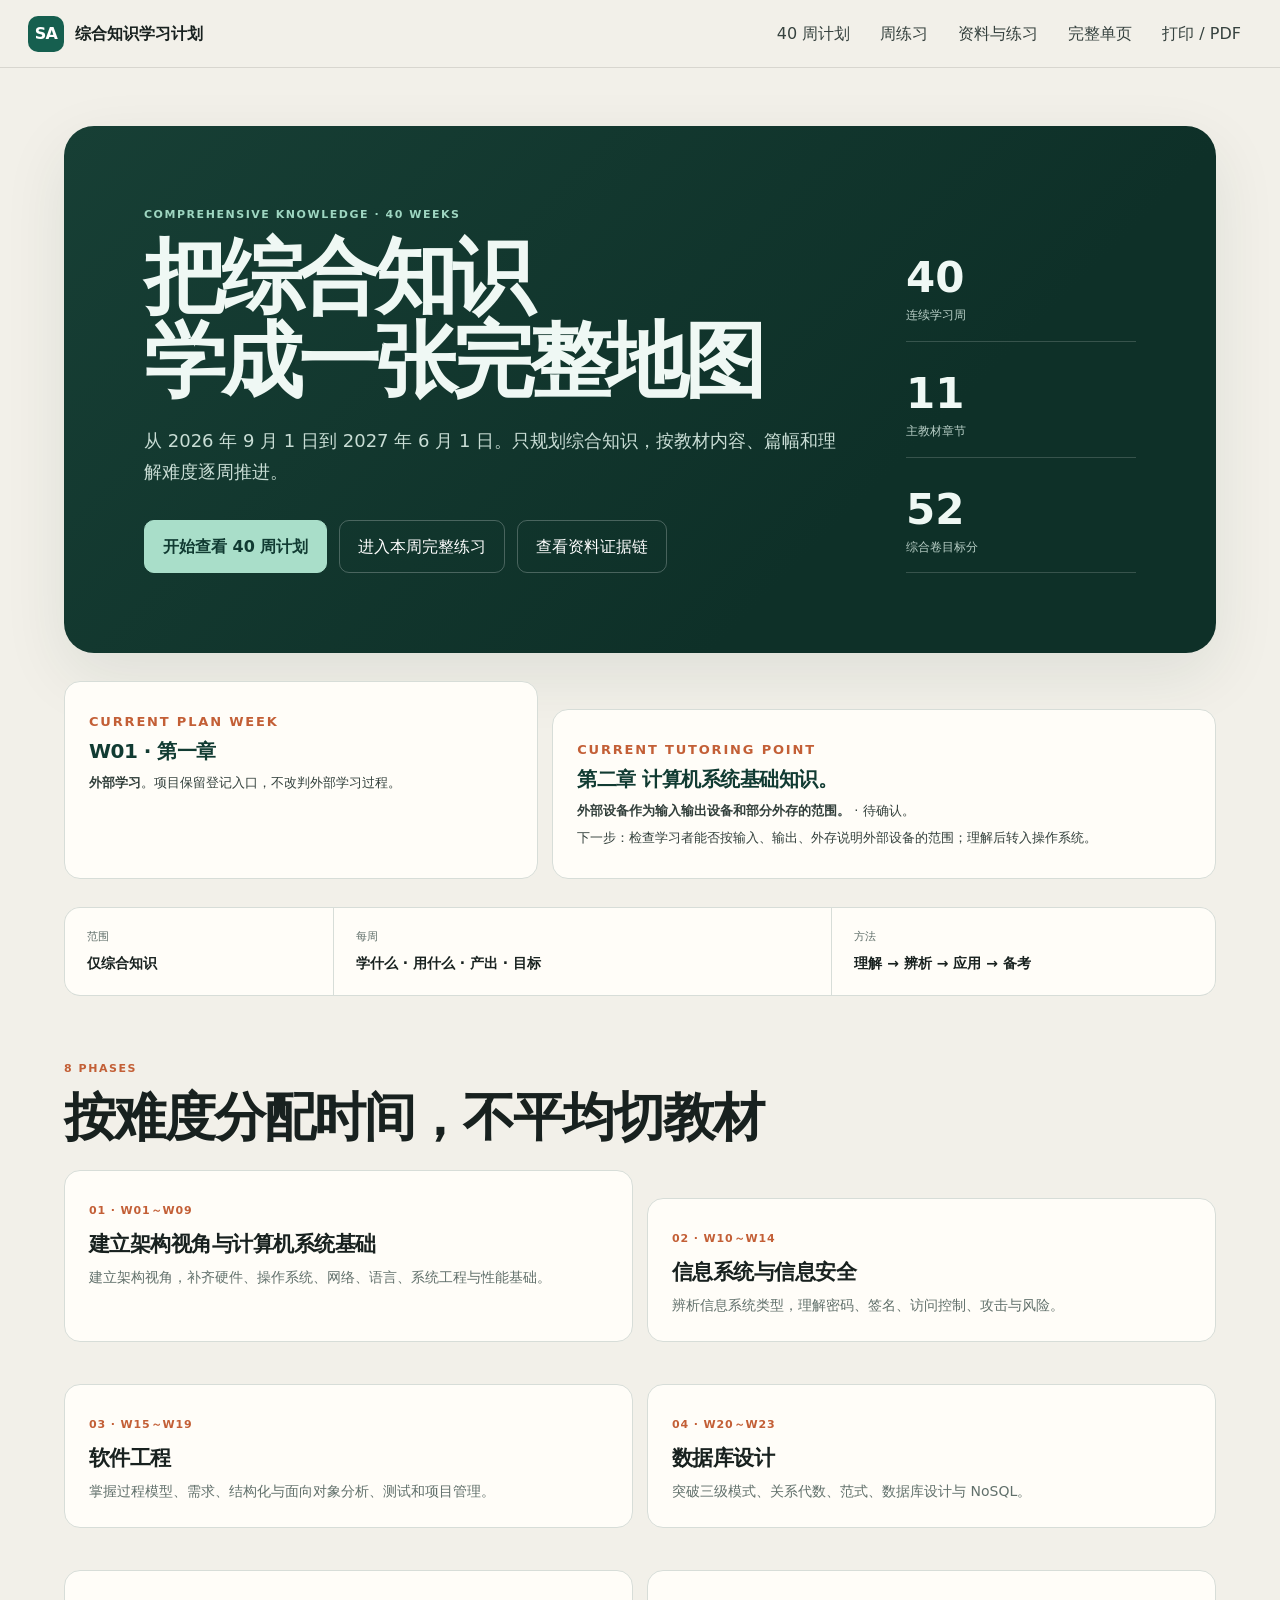
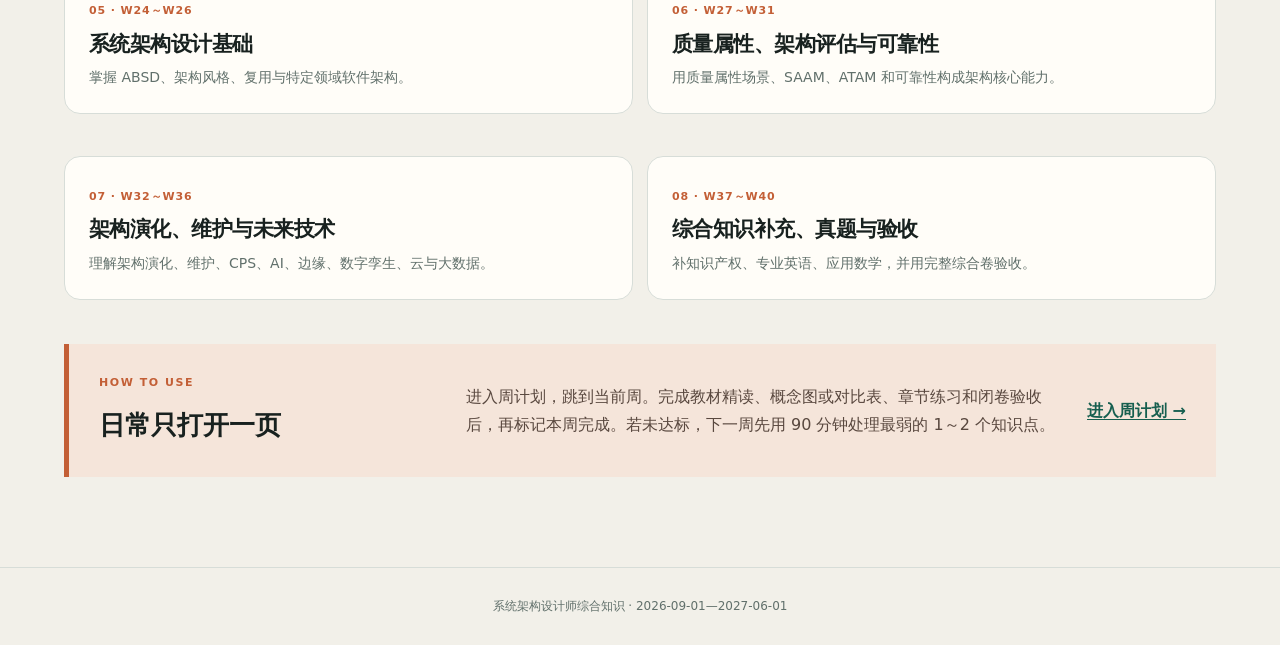
<file: html/index.html>
<!doctype html>
<html lang="zh-CN">
<head><meta charset="utf-8"><meta name="viewport" content="width=device-width, initial-scale=1"><meta name="description" content="2026年9月1日至2027年6月1日系统架构设计师综合知识40周学习计划"><title>系统架构设计师综合知识 40 周计划</title><link rel="stylesheet" href="assets/styles.css"></head>
<body class="landing">
  <header class="topbar"><a class="brand" href="index.html"><span>SA</span><strong>综合知识学习计划</strong></a><nav><a href="04-weekly-plan.html">40 周计划</a><a href="practices.html">周练习</a><a href="materials.html">资料与练习</a><a href="complete-plan.html">完整单页</a><button type="button" onclick="window.print()">打印 / PDF</button></nav></header>
  <main class="landing-main" id="main">
    <section class="hero"><div class="hero-copy"><p class="eyebrow">COMPREHENSIVE KNOWLEDGE · 40 WEEKS</p><h1>把综合知识<br>学成一张完整地图</h1><p>从 2026 年 9 月 1 日到 2027 年 6 月 1 日。只规划综合知识，按教材内容、篇幅和理解难度逐周推进。</p><div class="hero-actions"><a class="primary" href="04-weekly-plan.html">开始查看 40 周计划</a><a href="practices.html?week=W01">进入本周完整练习</a><a href="materials.html">查看资料证据链</a></div></div><dl><div><dt>40</dt><dd>连续学习周</dd></div><div><dt>11</dt><dd>主教材章节</dd></div><div><dt>52</dt><dd>综合卷目标分</dd></div></dl></section>
    <section class="current-status-grid" aria-label="当前状态"><article><p class="eyebrow">CURRENT PLAN WEEK</p><h2>W01 · 第一章</h2><p><strong>外部学习</strong>。项目保留登记入口，不改判外部学习过程。</p></article><article><p class="eyebrow">CURRENT TUTORING POINT</p><h2>第二章 计算机系统基础知识。</h2><p><strong>外部设备作为输入输出设备和部分外存的范围。</strong> · 待确认。</p><p>下一步：检查学习者能否按输入、输出、外存说明外部设备的范围；理解后转入操作系统。</p></article></section>
    <section class="scope-strip"><div><span>范围</span><strong>仅综合知识</strong></div><div><span>每周</span><strong>学什么 · 用什么 · 产出 · 目标</strong></div><div><span>方法</span><strong>理解 → 辨析 → 应用 → 备考</strong></div></section>
    <section class="section-heading"><p class="eyebrow">8 PHASES</p><h2>按难度分配时间，不平均切教材</h2></section>
    <section class="phase-grid"><article class="phase-card"><span>01 · W01～W09</span><h2>建立架构视角与计算机系统基础</h2><p>建立架构视角，补齐硬件、操作系统、网络、语言、系统工程与性能基础。</p></article><article class="phase-card"><span>02 · W10～W14</span><h2>信息系统与信息安全</h2><p>辨析信息系统类型，理解密码、签名、访问控制、攻击与风险。</p></article><article class="phase-card"><span>03 · W15～W19</span><h2>软件工程</h2><p>掌握过程模型、需求、结构化与面向对象分析、测试和项目管理。</p></article><article class="phase-card"><span>04 · W20～W23</span><h2>数据库设计</h2><p>突破三级模式、关系代数、范式、数据库设计与 NoSQL。</p></article><article class="phase-card"><span>05 · W24～W26</span><h2>系统架构设计基础</h2><p>掌握 ABSD、架构风格、复用与特定领域软件架构。</p></article><article class="phase-card"><span>06 · W27～W31</span><h2>质量属性、架构评估与可靠性</h2><p>用质量属性场景、SAAM、ATAM 和可靠性构成架构核心能力。</p></article><article class="phase-card"><span>07 · W32～W36</span><h2>架构演化、维护与未来技术</h2><p>理解架构演化、维护、CPS、AI、边缘、数字孪生、云与大数据。</p></article><article class="phase-card"><span>08 · W37～W40</span><h2>综合知识补充、真题与验收</h2><p>补知识产权、专业英语、应用数学，并用完整综合卷验收。</p></article></section>
    <section class="usage-note"><div><p class="eyebrow">HOW TO USE</p><h2>日常只打开一页</h2></div><p>进入周计划，跳到当前周。完成教材精读、概念图或对比表、章节练习和闭卷验收后，再标记本周完成。若未达标，下一周先用 90 分钟处理最弱的 1～2 个知识点。</p><a href="04-weekly-plan.html">进入周计划 →</a></section>
  </main>
  <footer>系统架构设计师综合知识 · 2026-09-01—2027-06-01</footer>
</body>
</html>
</file>
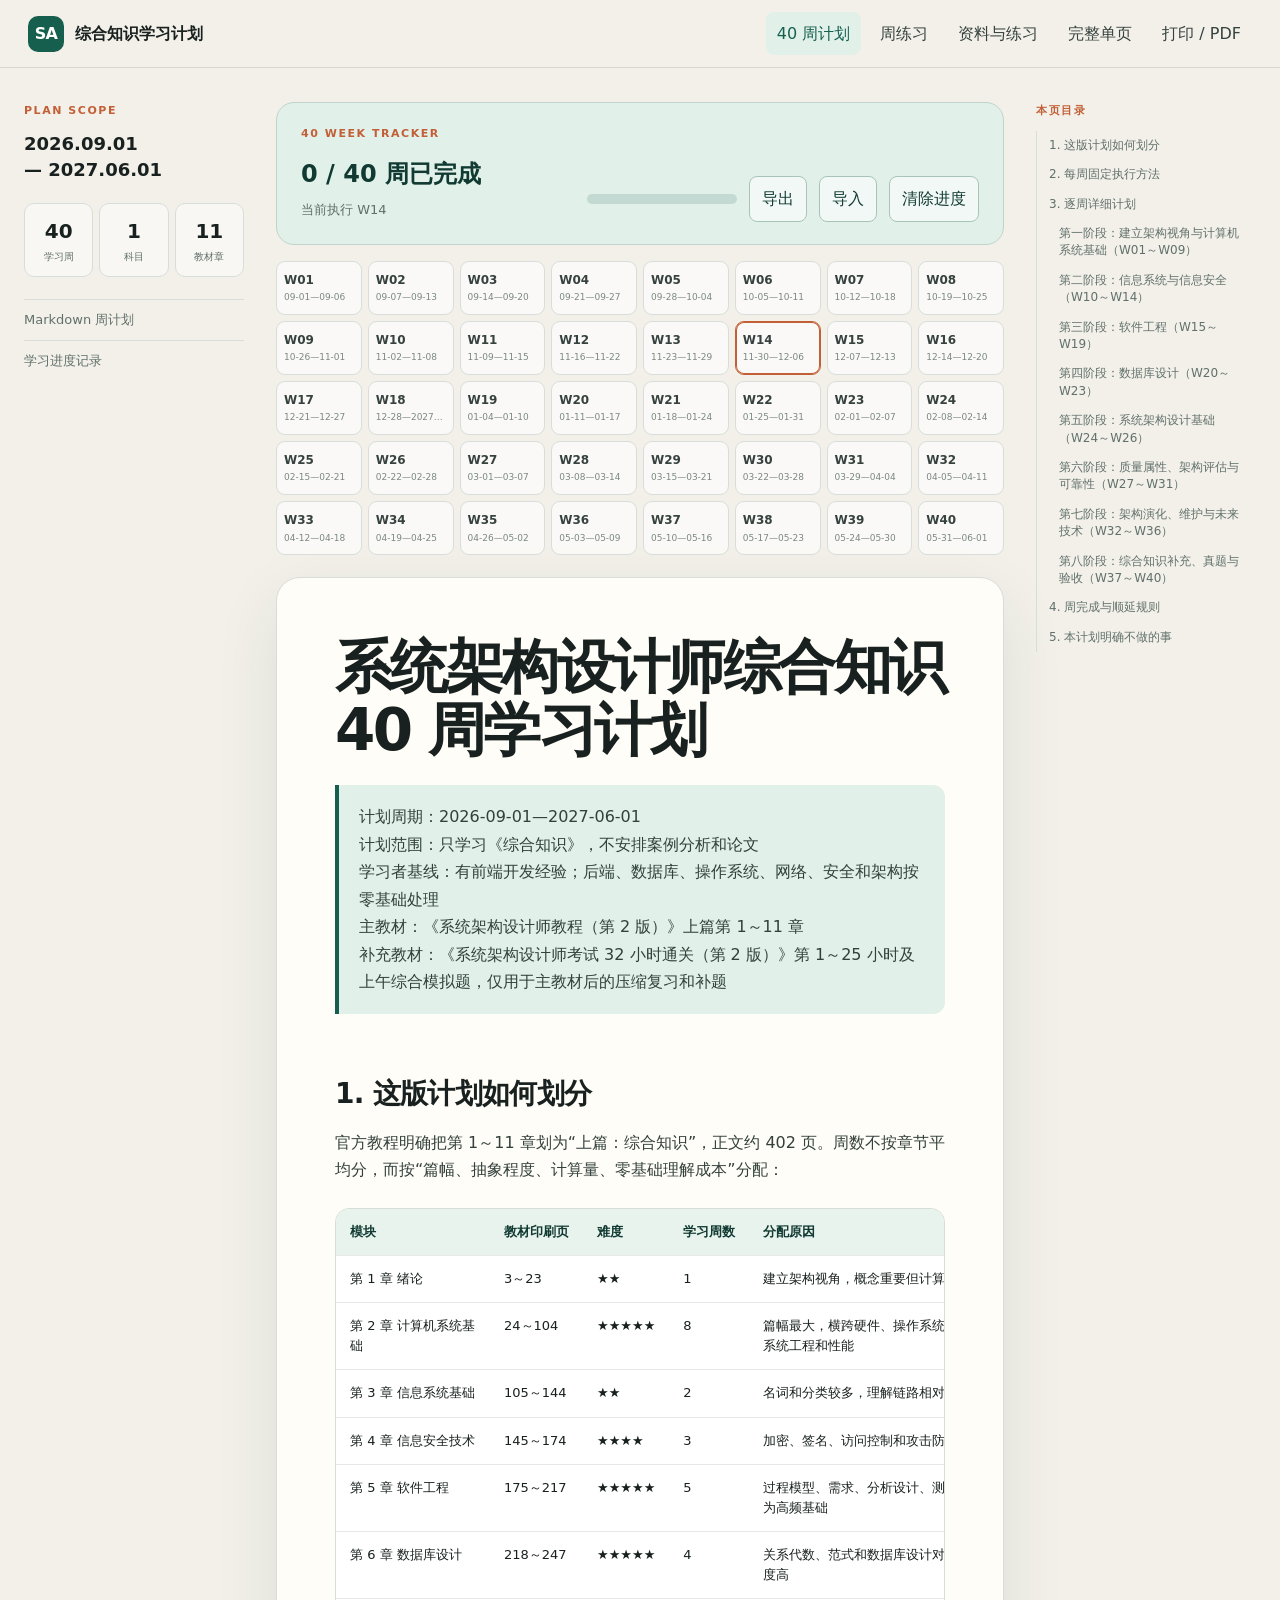
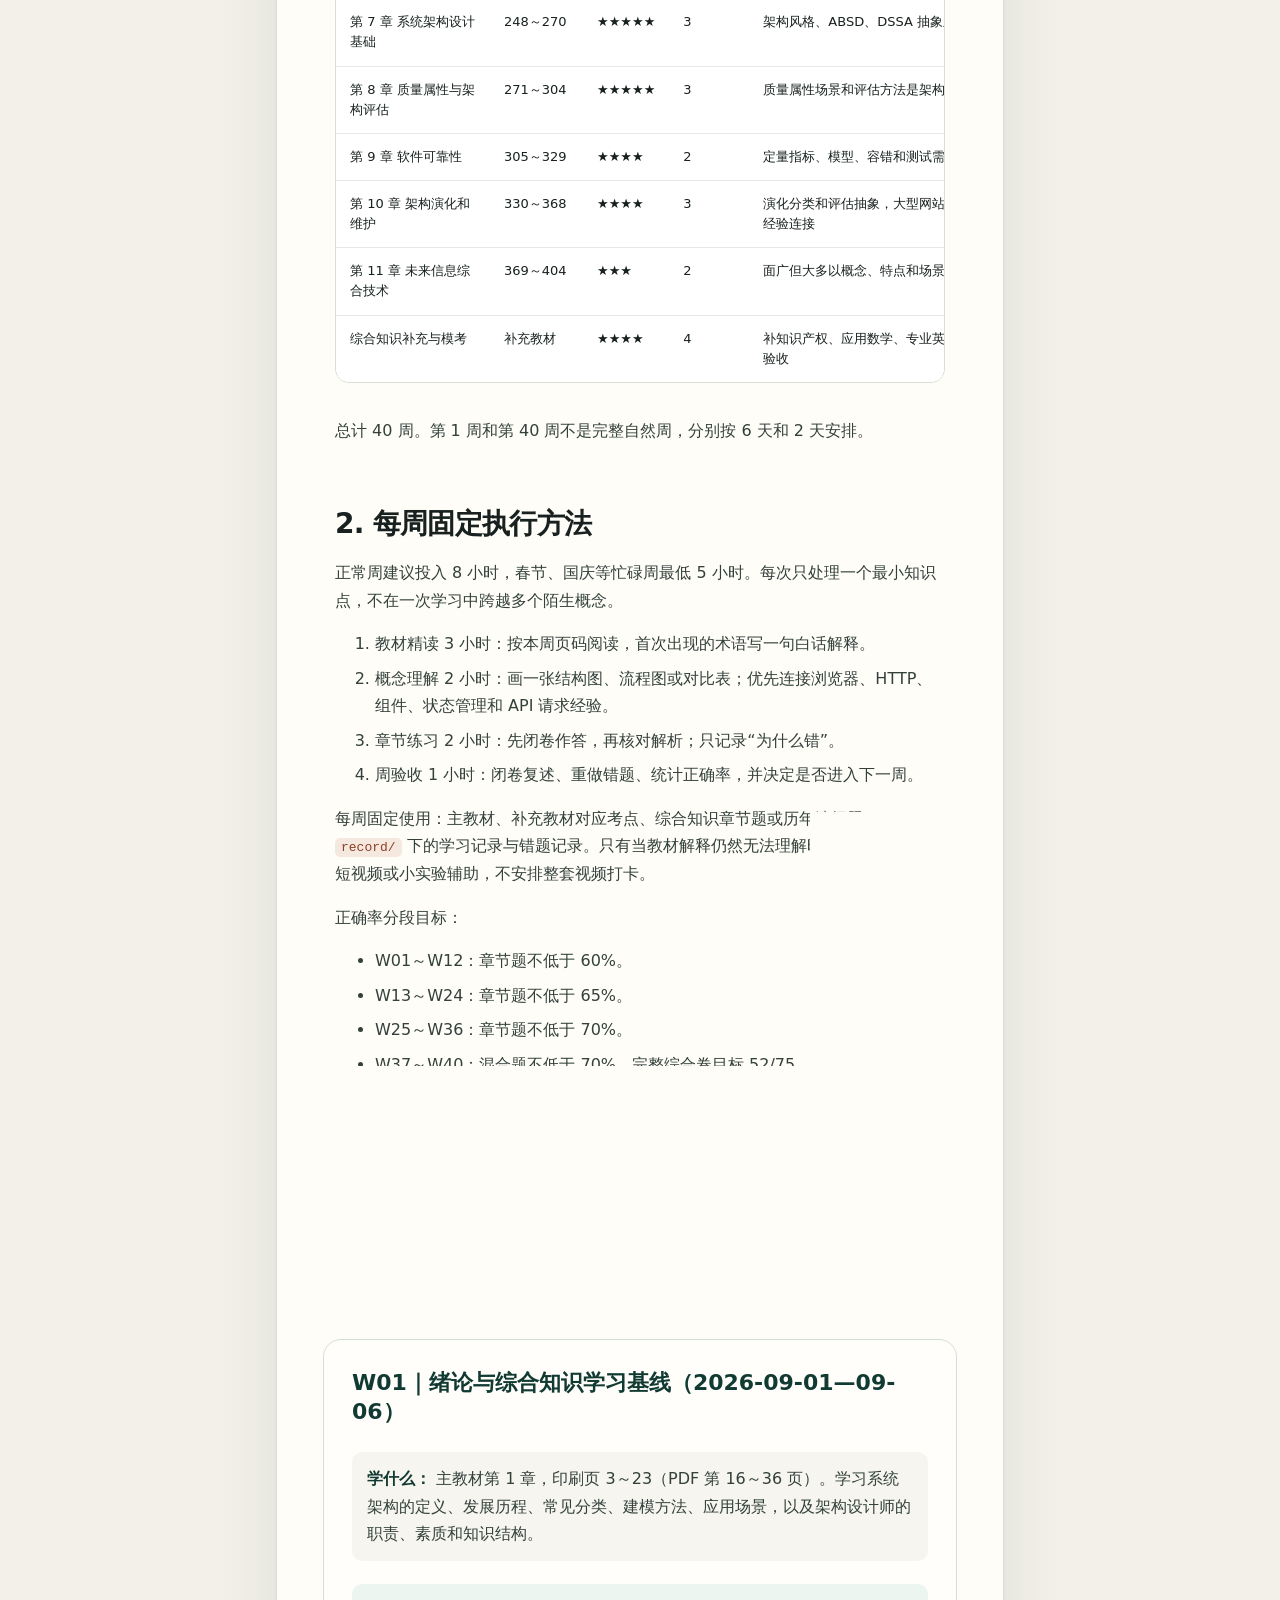
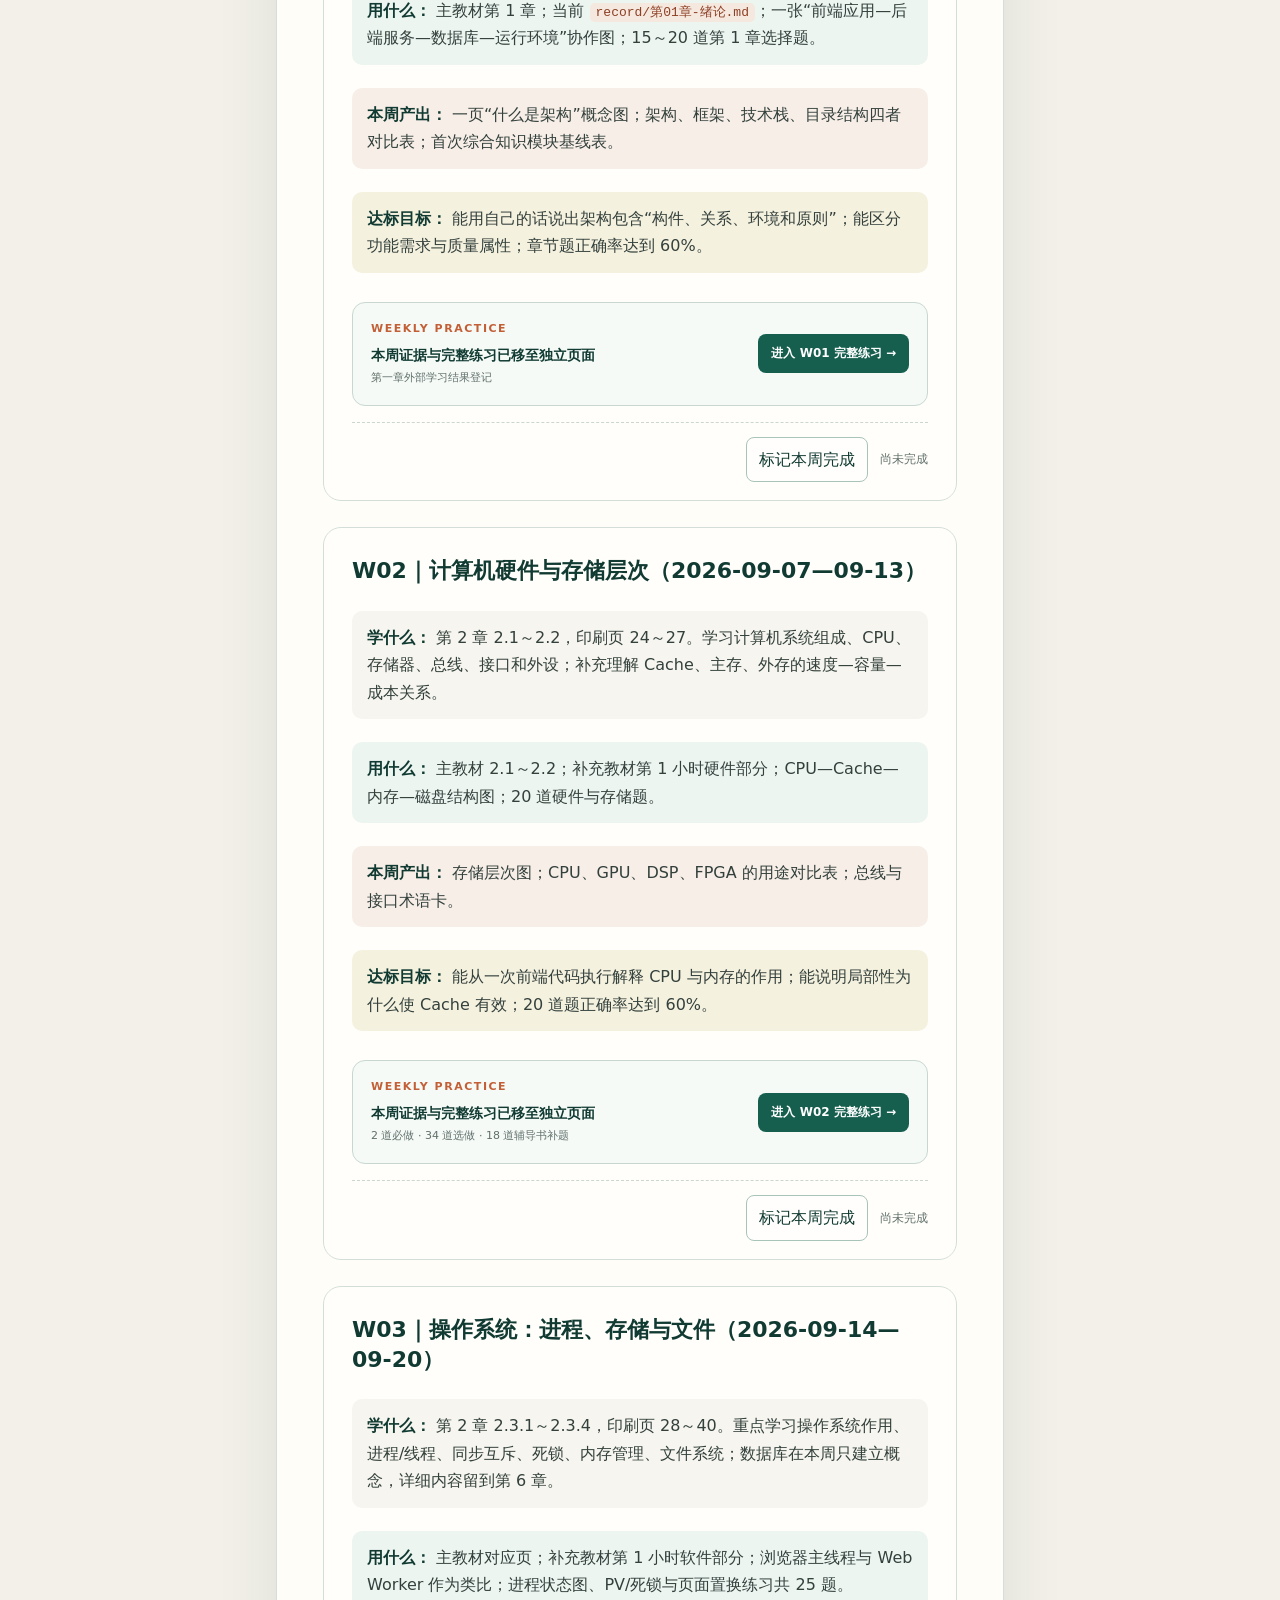
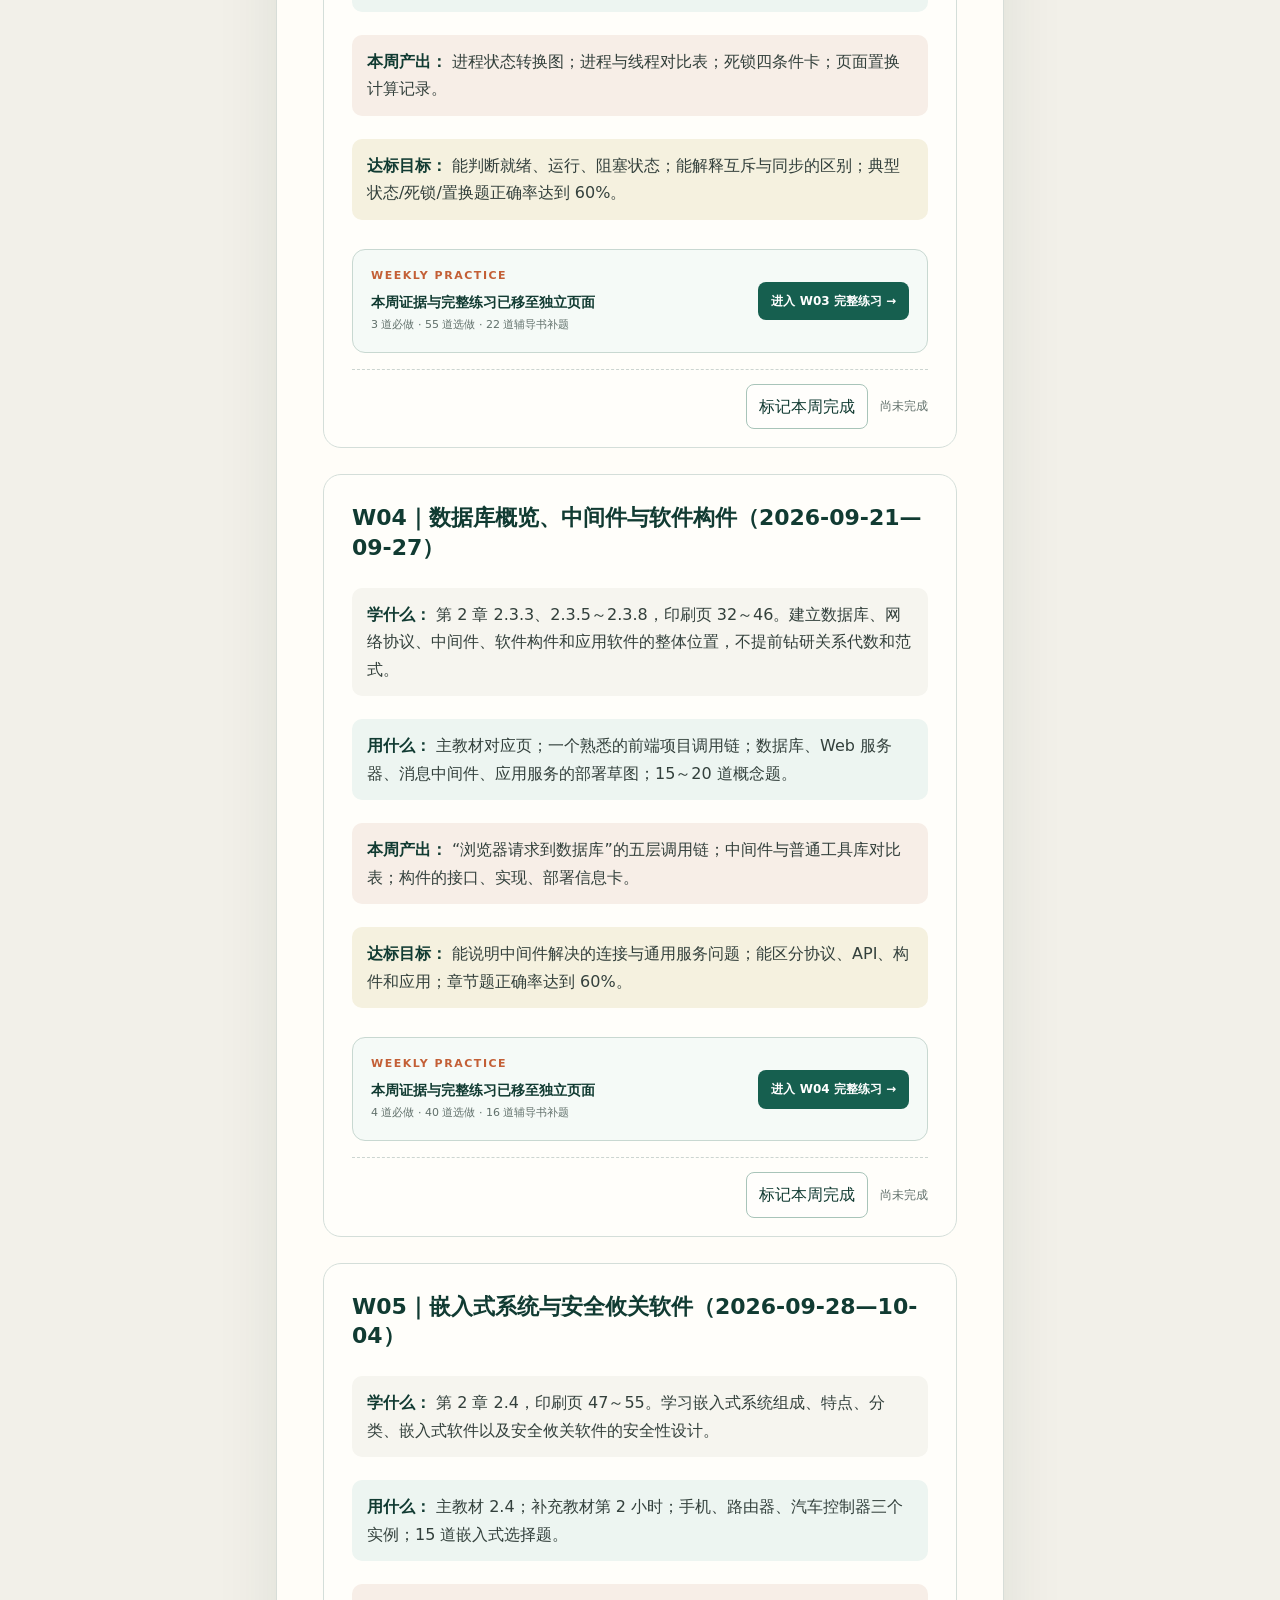
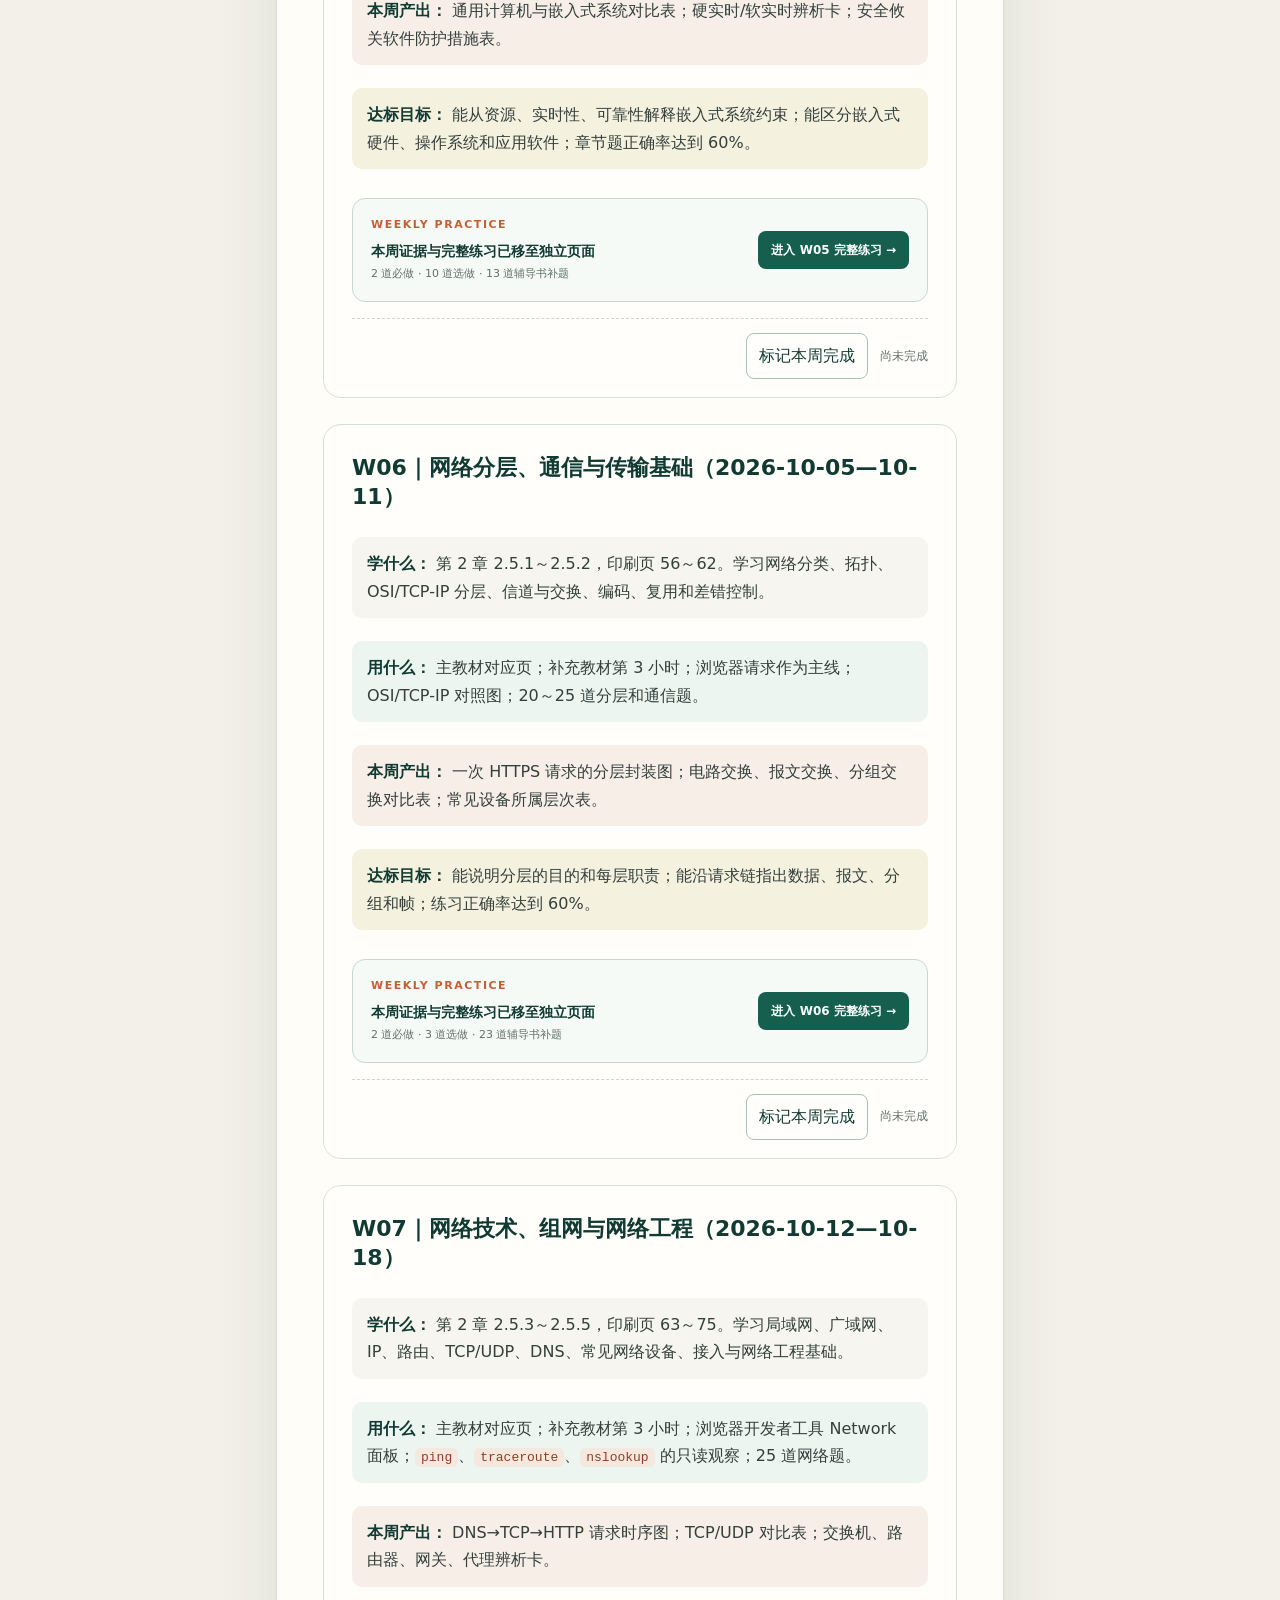
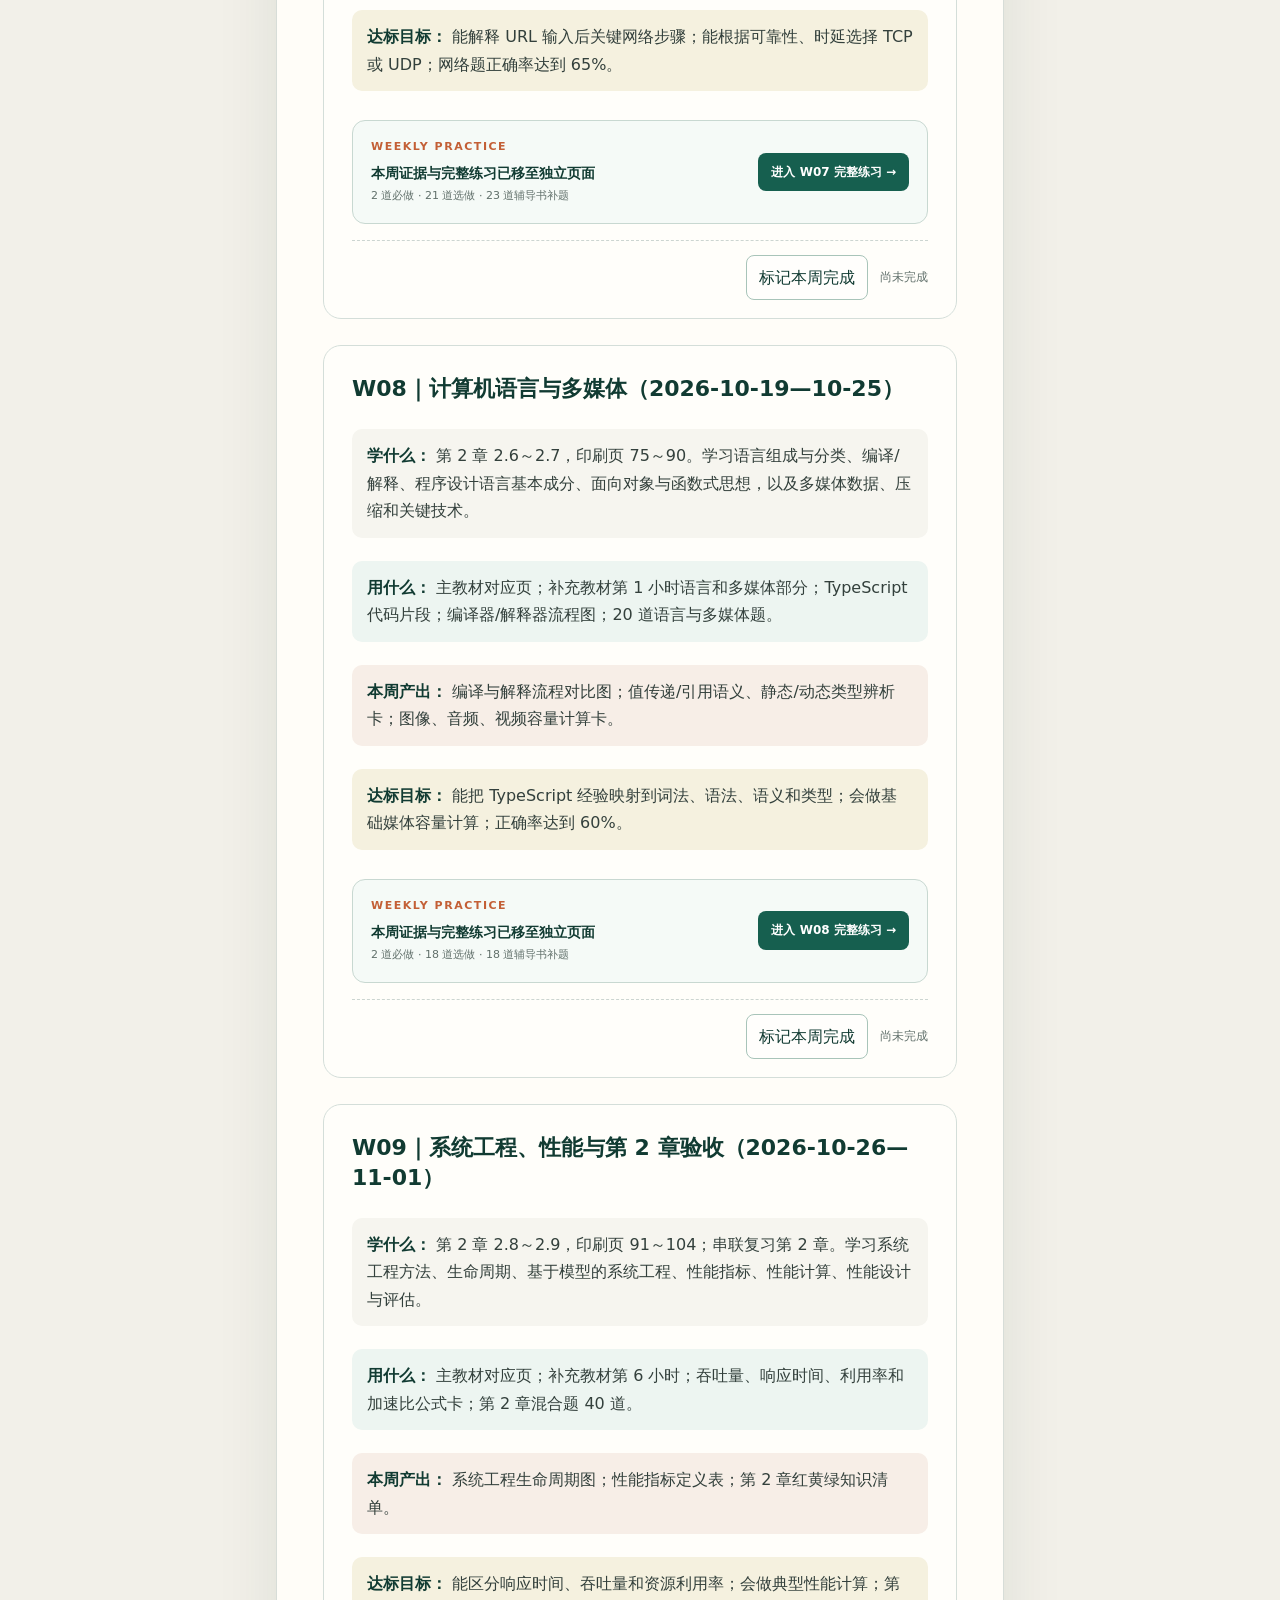
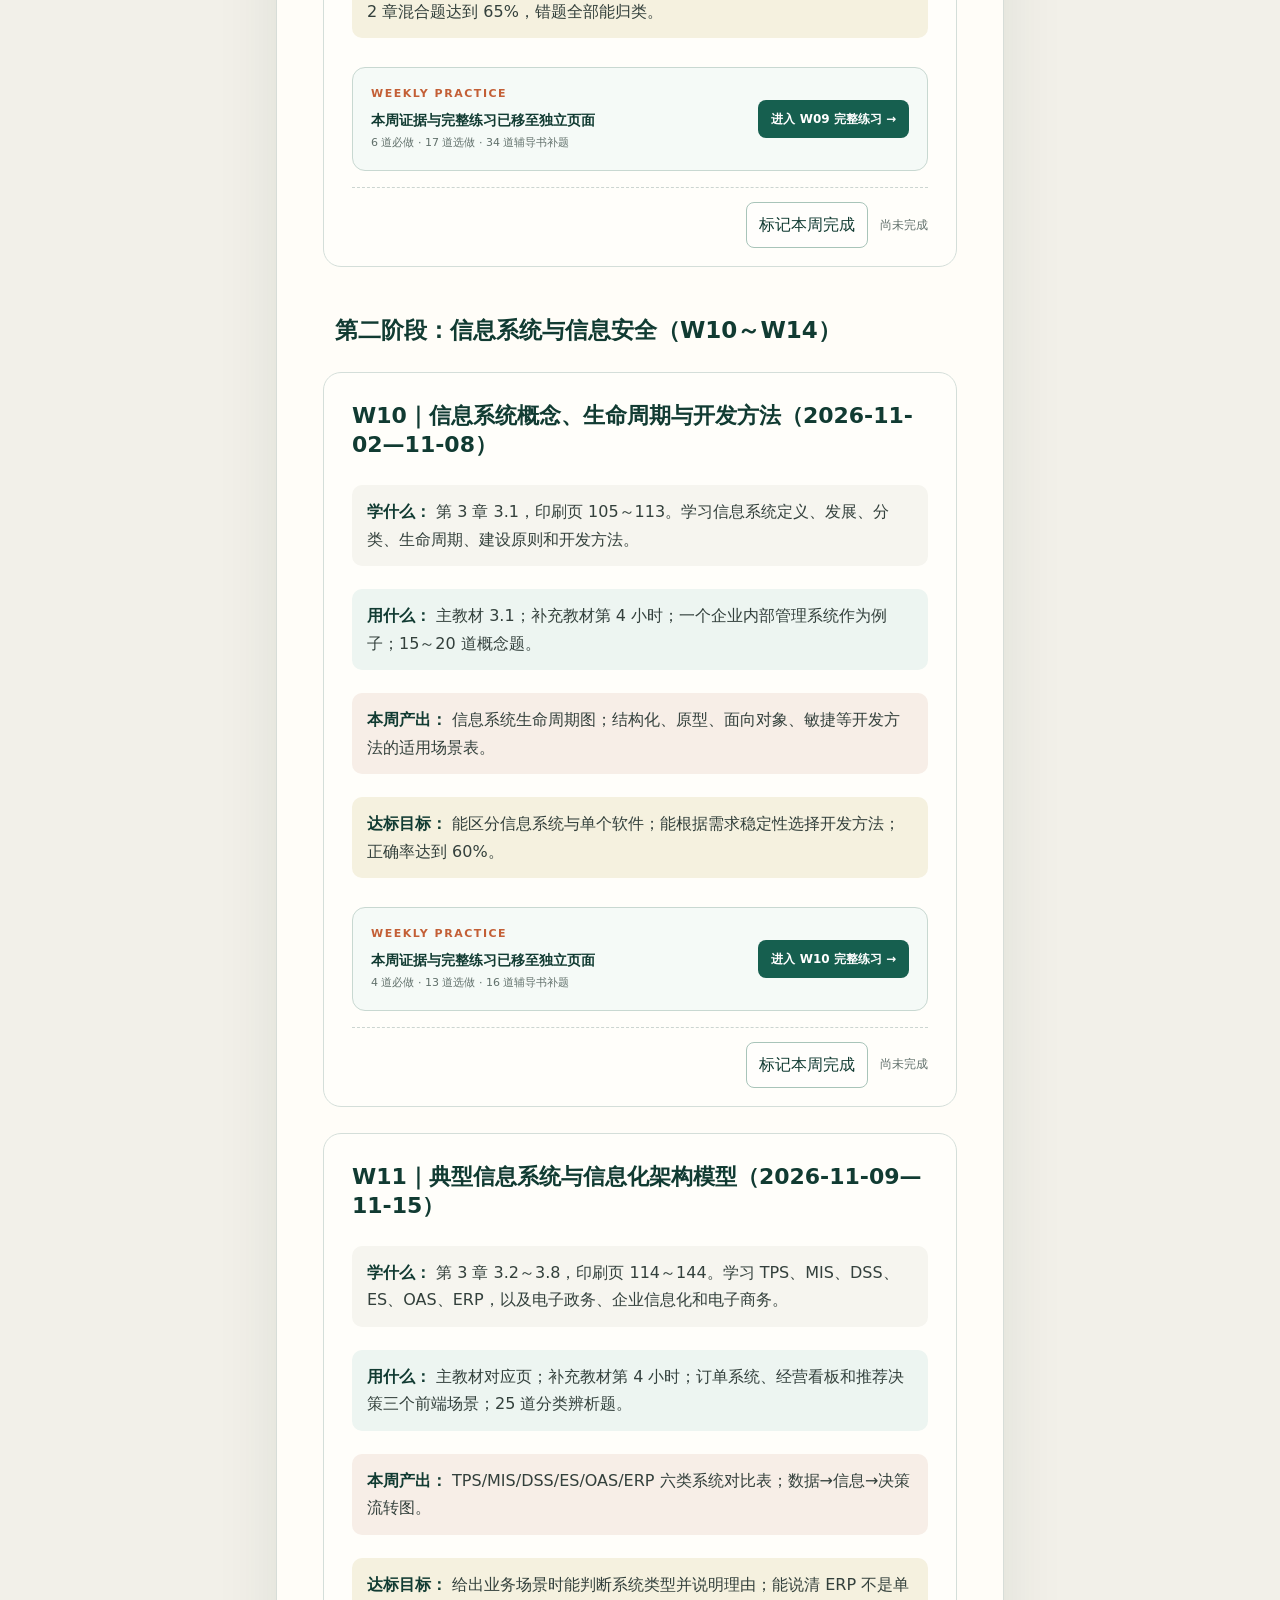
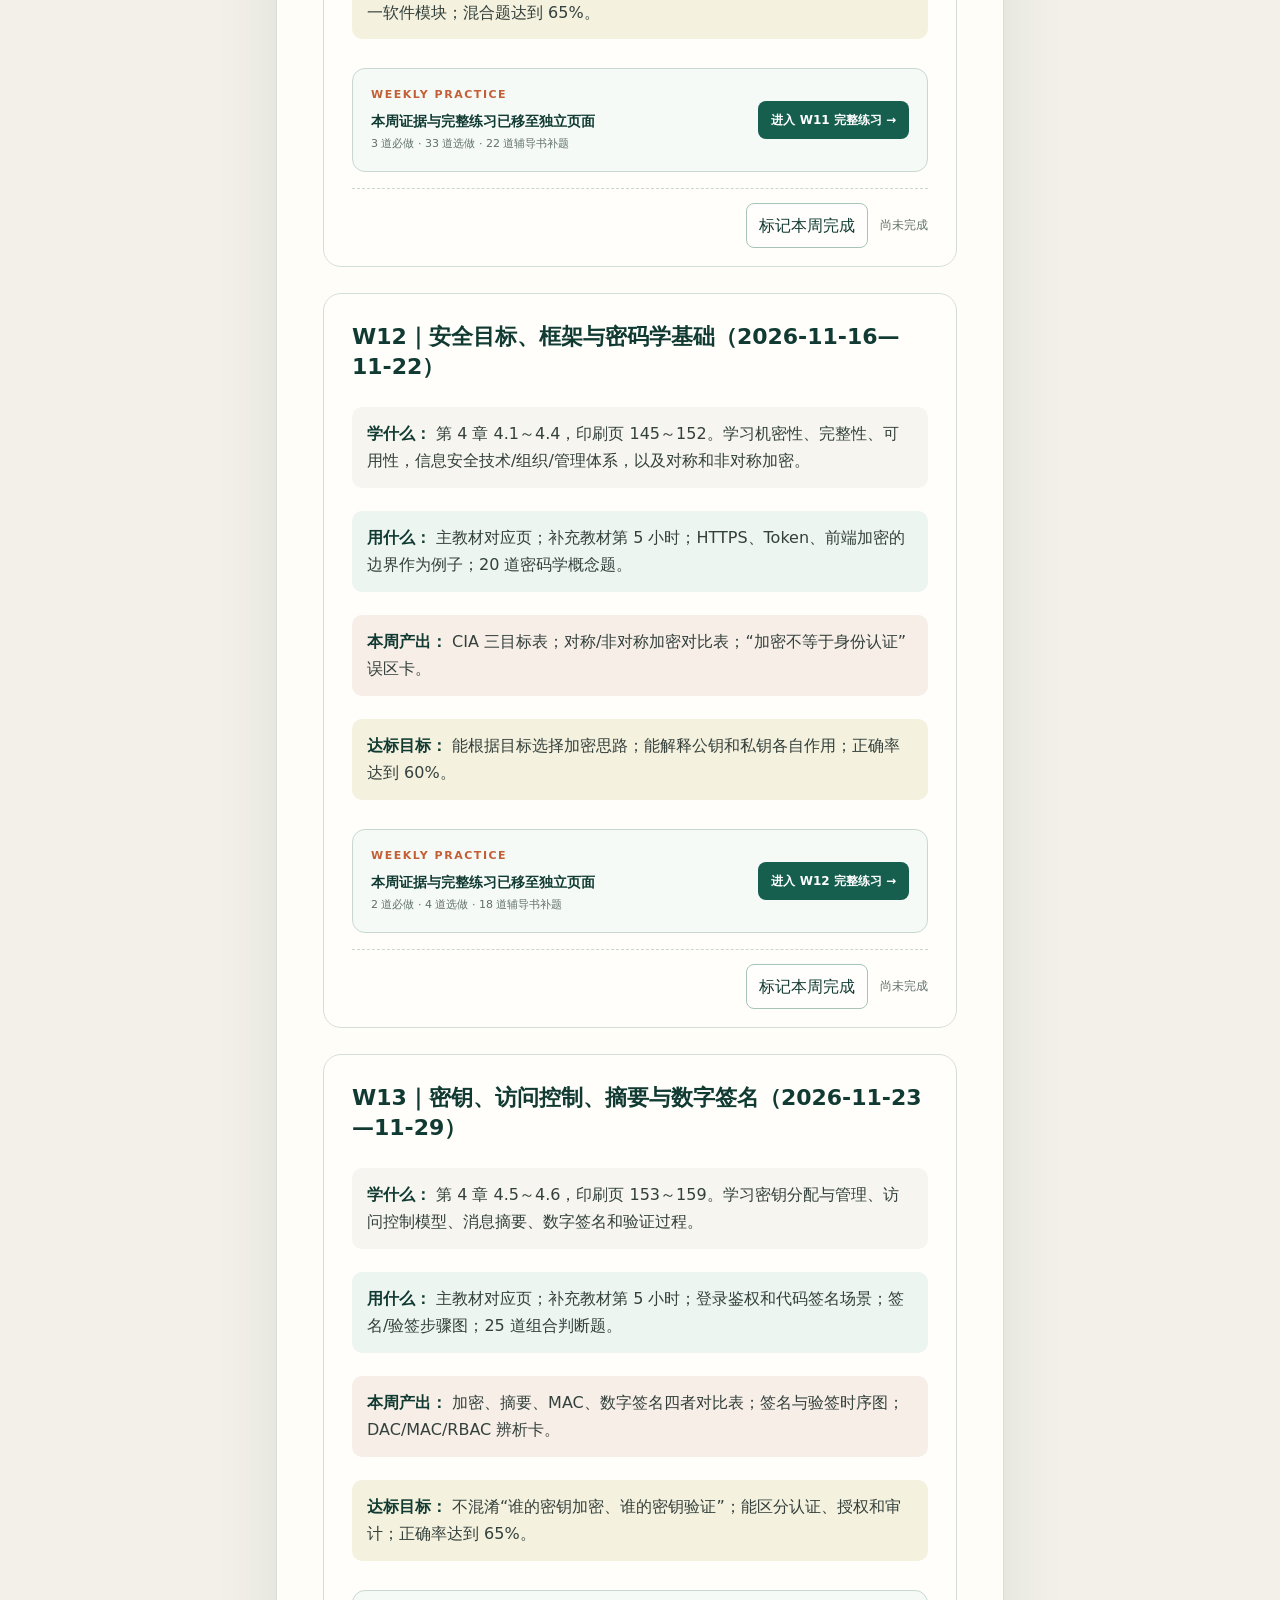
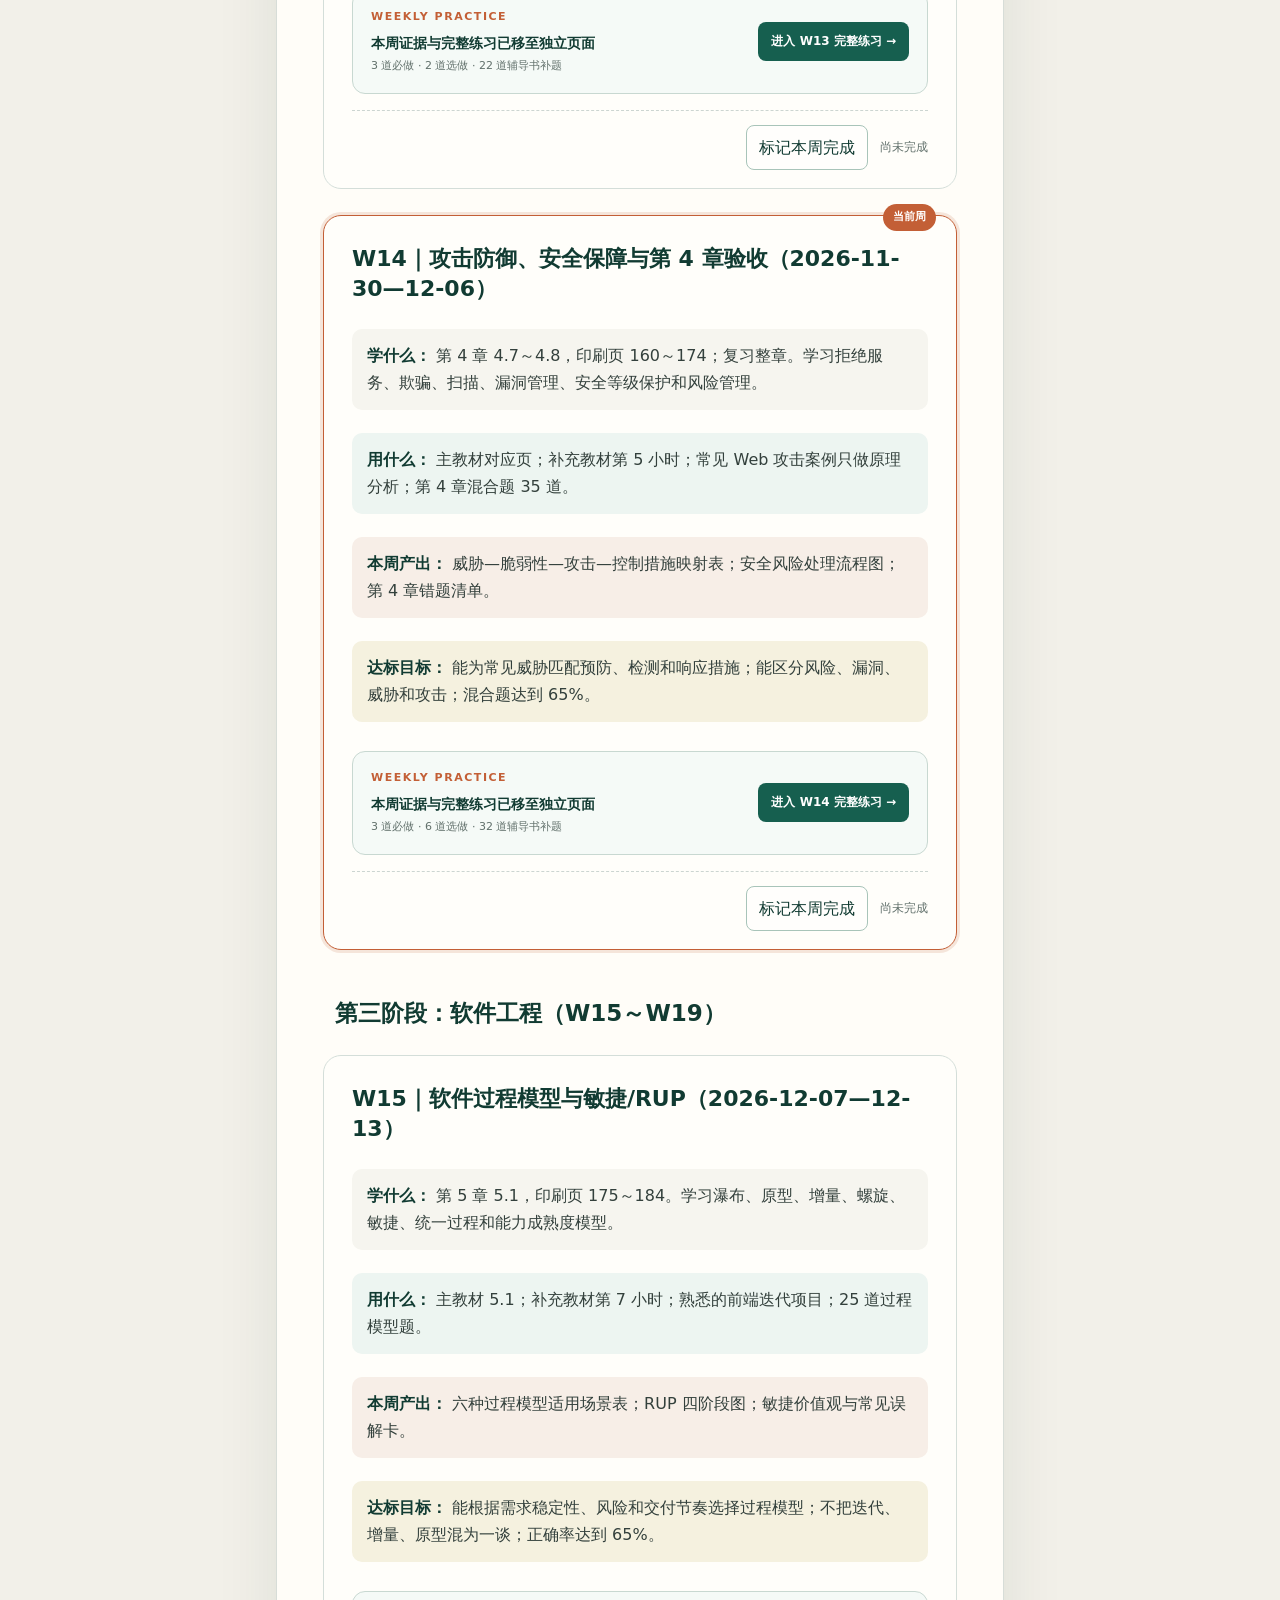
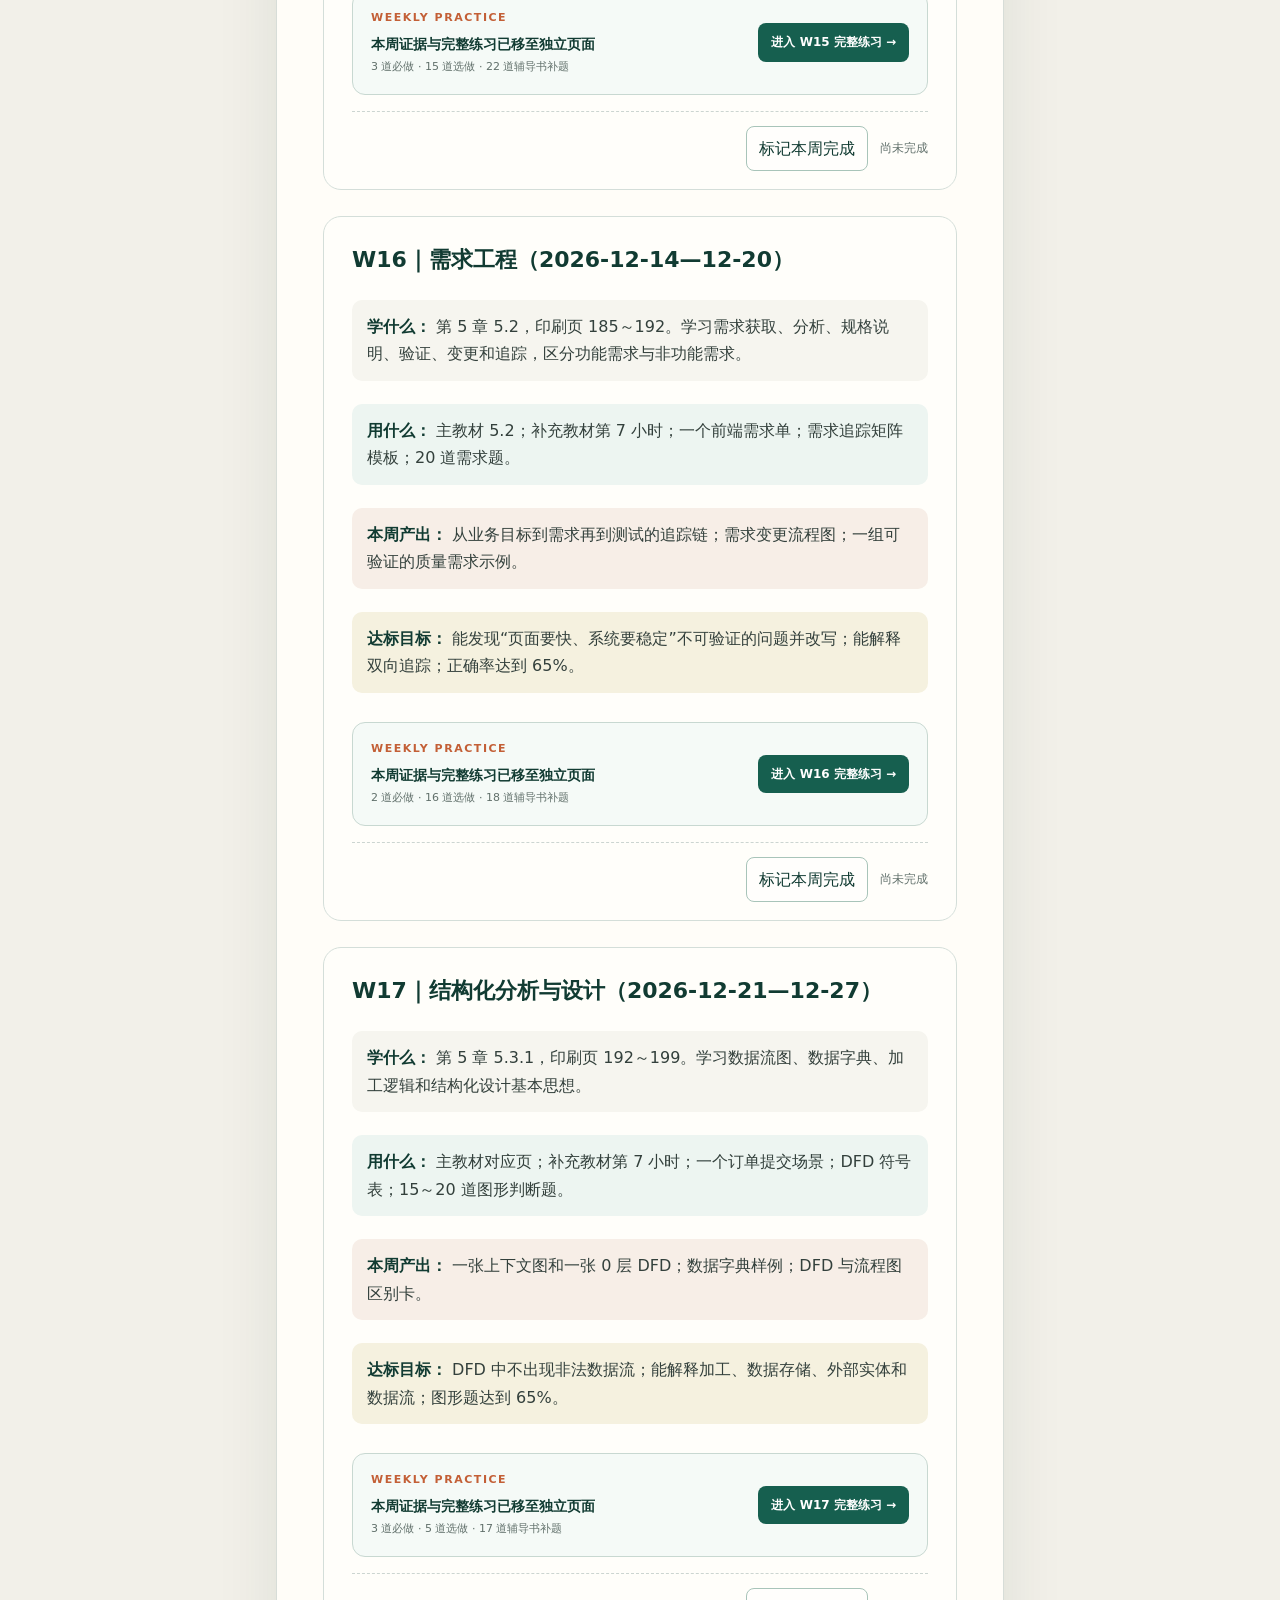
<file: html/04-weekly-plan.html>
<!doctype html>
<html lang="zh-CN">
<head>
  <meta charset="utf-8">
  <meta name="viewport" content="width=device-width, initial-scale=1">
  <meta name="description" content="逐周列出学习内容、使用材料、周产出、证据链和可量化达标目标。">
  <title>综合知识 40 周学习计划｜系统架构设计师综合知识</title>
  <link rel="stylesheet" href="assets/styles.css">
</head>
<body>
  <a class="skip-link" href="#main">跳到正文</a>
  <header class="topbar"><a class="brand" href="index.html"><span>SA</span><strong>综合知识学习计划</strong></a><nav><a href="04-weekly-plan.html" class="active" aria-current="page">40 周计划</a><a href="practices.html">周练习</a><a href="materials.html">资料与练习</a><a href="complete-plan.html">完整单页</a><button type="button" onclick="window.print()">打印 / PDF</button></nav></header>
  <div class="layout">
    <aside class="sidebar"><p class="eyebrow">PLAN SCOPE</p><strong>2026.09.01<br>— 2027.06.01</strong><dl><div><dt>40</dt><dd>学习周</dd></div><div><dt>1</dt><dd>科目</dd></div><div><dt>11</dt><dd>教材章</dd></div></dl><a href="https://github.com/XiangQiuZhiYi/exam-learn/blob/main/chapters/04-综合知识40周学习计划.md">Markdown 周计划</a><a href="https://github.com/XiangQiuZhiYi/exam-learn/blob/main/record/学习进度.md">学习进度记录</a></aside>
    <main id="main"><section class="progress-panel" aria-label="学习进度">
    <div class="progress-copy"><p class="eyebrow">40 WEEK TRACKER</p><strong><span id="completed-count">0</span> / 40 周已完成</strong><p id="plan-today">计划尚未开始</p></div>
    <div class="progress-actions"><div class="progress-track" aria-hidden="true"><span id="progress-fill"></span></div><button id="export-progress" type="button">导出</button><button id="import-progress" type="button">导入</button><input id="import-progress-file" type="file" accept="application/json,.json" hidden><button id="reset-progress" type="button">清除进度</button></div>
  </section>
  <nav class="week-jump" aria-label="周计划快速跳转"><a href="#w01" data-jump-week="W01"><span>W01</span><small>09-01—09-06</small></a><a href="#w02" data-jump-week="W02"><span>W02</span><small>09-07—09-13</small></a><a href="#w03" data-jump-week="W03"><span>W03</span><small>09-14—09-20</small></a><a href="#w04" data-jump-week="W04"><span>W04</span><small>09-21—09-27</small></a><a href="#w05" data-jump-week="W05"><span>W05</span><small>09-28—10-04</small></a><a href="#w06" data-jump-week="W06"><span>W06</span><small>10-05—10-11</small></a><a href="#w07" data-jump-week="W07"><span>W07</span><small>10-12—10-18</small></a><a href="#w08" data-jump-week="W08"><span>W08</span><small>10-19—10-25</small></a><a href="#w09" data-jump-week="W09"><span>W09</span><small>10-26—11-01</small></a><a href="#w10" data-jump-week="W10"><span>W10</span><small>11-02—11-08</small></a><a href="#w11" data-jump-week="W11"><span>W11</span><small>11-09—11-15</small></a><a href="#w12" data-jump-week="W12"><span>W12</span><small>11-16—11-22</small></a><a href="#w13" data-jump-week="W13"><span>W13</span><small>11-23—11-29</small></a><a href="#w14" data-jump-week="W14"><span>W14</span><small>11-30—12-06</small></a><a href="#w15" data-jump-week="W15"><span>W15</span><small>12-07—12-13</small></a><a href="#w16" data-jump-week="W16"><span>W16</span><small>12-14—12-20</small></a><a href="#w17" data-jump-week="W17"><span>W17</span><small>12-21—12-27</small></a><a href="#w18" data-jump-week="W18"><span>W18</span><small>12-28—2027-01-03</small></a><a href="#w19" data-jump-week="W19"><span>W19</span><small>01-04—01-10</small></a><a href="#w20" data-jump-week="W20"><span>W20</span><small>01-11—01-17</small></a><a href="#w21" data-jump-week="W21"><span>W21</span><small>01-18—01-24</small></a><a href="#w22" data-jump-week="W22"><span>W22</span><small>01-25—01-31</small></a><a href="#w23" data-jump-week="W23"><span>W23</span><small>02-01—02-07</small></a><a href="#w24" data-jump-week="W24"><span>W24</span><small>02-08—02-14</small></a><a href="#w25" data-jump-week="W25"><span>W25</span><small>02-15—02-21</small></a><a href="#w26" data-jump-week="W26"><span>W26</span><small>02-22—02-28</small></a><a href="#w27" data-jump-week="W27"><span>W27</span><small>03-01—03-07</small></a><a href="#w28" data-jump-week="W28"><span>W28</span><small>03-08—03-14</small></a><a href="#w29" data-jump-week="W29"><span>W29</span><small>03-15—03-21</small></a><a href="#w30" data-jump-week="W30"><span>W30</span><small>03-22—03-28</small></a><a href="#w31" data-jump-week="W31"><span>W31</span><small>03-29—04-04</small></a><a href="#w32" data-jump-week="W32"><span>W32</span><small>04-05—04-11</small></a><a href="#w33" data-jump-week="W33"><span>W33</span><small>04-12—04-18</small></a><a href="#w34" data-jump-week="W34"><span>W34</span><small>04-19—04-25</small></a><a href="#w35" data-jump-week="W35"><span>W35</span><small>04-26—05-02</small></a><a href="#w36" data-jump-week="W36"><span>W36</span><small>05-03—05-09</small></a><a href="#w37" data-jump-week="W37"><span>W37</span><small>05-10—05-16</small></a><a href="#w38" data-jump-week="W38"><span>W38</span><small>05-17—05-23</small></a><a href="#w39" data-jump-week="W39"><span>W39</span><small>05-24—05-30</small></a><a href="#w40" data-jump-week="W40"><span>W40</span><small>05-31—06-01</small></a></nav><article><h1 id="系统架构设计师综合知识-40-周学习计划">系统架构设计师综合知识 40 周学习计划<a class="heading-anchor" href="#系统架构设计师综合知识-40-周学习计划" aria-label="链接到本节">#</a></h1>
<blockquote>计划周期：2026-09-01—2027-06-01<br>计划范围：只学习《综合知识》，不安排案例分析和论文<br>学习者基线：有前端开发经验；后端、数据库、操作系统、网络、安全和架构按零基础处理<br>主教材：《系统架构设计师教程（第 2 版）》上篇第 1～11 章<br>补充教材：《系统架构设计师考试 32 小时通关（第 2 版）》第 1～25 小时及上午综合模拟题，仅用于主教材后的压缩复习和补题</blockquote>
<h2 id="1-这版计划如何划分">1. 这版计划如何划分<a class="heading-anchor" href="#1-这版计划如何划分" aria-label="链接到本节">#</a></h2>
<p>官方教程明确把第 1～11 章划为“上篇：综合知识”，正文约 402 页。周数不按章节平均分，而按“篇幅、抽象程度、计算量、零基础理解成本”分配：</p>
<div class="table-wrap"><table><thead><tr><th>模块</th><th>教材印刷页</th><th>难度</th><th>学习周数</th><th>分配原因</th></tr></thead><tbody><tr><td>第 1 章 绪论</td><td>3～23</td><td>★★</td><td>1</td><td>建立架构视角，概念重要但计算少</td></tr><tr><td>第 2 章 计算机系统基础</td><td>24～104</td><td>★★★★★</td><td>8</td><td>篇幅最大，横跨硬件、操作系统、网络、语言、系统工程和性能</td></tr><tr><td>第 3 章 信息系统基础</td><td>105～144</td><td>★★</td><td>2</td><td>名词和分类较多，理解链路相对清晰</td></tr><tr><td>第 4 章 信息安全技术</td><td>145～174</td><td>★★★★</td><td>3</td><td>加密、签名、访问控制和攻击防御容易混淆</td></tr><tr><td>第 5 章 软件工程</td><td>175～217</td><td>★★★★★</td><td>5</td><td>过程模型、需求、分析设计、测试和项目管理均为高频基础</td></tr><tr><td>第 6 章 数据库设计</td><td>218～247</td><td>★★★★★</td><td>4</td><td>关系代数、范式和数据库设计对零基础学习者难度高</td></tr><tr><td>第 7 章 系统架构设计基础</td><td>248～270</td><td>★★★★★</td><td>3</td><td>架构风格、ABSD、DSSA 抽象且相互关联</td></tr><tr><td>第 8 章 质量属性与架构评估</td><td>271～304</td><td>★★★★★</td><td>3</td><td>质量属性场景和评估方法是架构知识核心</td></tr><tr><td>第 9 章 软件可靠性</td><td>305～329</td><td>★★★★</td><td>2</td><td>定量指标、模型、容错和测试需要联动掌握</td></tr><tr><td>第 10 章 架构演化和维护</td><td>330～368</td><td>★★★★</td><td>3</td><td>演化分类和评估抽象，大型网站实例适合用前端经验连接</td></tr><tr><td>第 11 章 未来信息综合技术</td><td>369～404</td><td>★★★</td><td>2</td><td>面广但大多以概念、特点和场景辨析为主</td></tr><tr><td>综合知识补充与模考</td><td>补充教材</td><td>★★★★</td><td>4</td><td>补知识产权、应用数学、专业英语并完成综合卷验收</td></tr></tbody></table></div>
<p>总计 40 周。第 1 周和第 40 周不是完整自然周，分别按 6 天和 2 天安排。</p>
<h2 id="2-每周固定执行方法">2. 每周固定执行方法<a class="heading-anchor" href="#2-每周固定执行方法" aria-label="链接到本节">#</a></h2>
<p>正常周建议投入 8 小时，春节、国庆等忙碌周最低 5 小时。每次只处理一个最小知识点，不在一次学习中跨越多个陌生概念。</p>
<ol><li>教材精读 3 小时：按本周页码阅读，首次出现的术语写一句白话解释。</li><li>概念理解 2 小时：画一张结构图、流程图或对比表；优先连接浏览器、HTTP、组件、状态管理和 API 请求经验。</li><li>章节练习 2 小时：先闭卷作答，再核对解析；只记录“为什么错”。</li><li>周验收 1 小时：闭卷复述、重做错题、统计正确率，并决定是否进入下一周。</li></ol>
<p>每周固定使用：主教材、补充教材对应考点、综合知识章节题或历年选择题、<code>record/</code> 下的学习记录与错题记录。只有当教材解释仍然无法理解时，才临时找一个短视频或小实验辅助，不安排整套视频打卡。</p>
<p>正确率分段目标：</p>
<ul><li>W01～W12：章节题不低于 60%。</li><li>W13～W24：章节题不低于 65%。</li><li>W25～W36：章节题不低于 70%。</li><li>W37～W40：混合题不低于 70%，完整综合卷目标 52/75，最低不得低于 48/75。</li></ul>
<h2 id="3-逐周详细计划">3. 逐周详细计划<a class="heading-anchor" href="#3-逐周详细计划" aria-label="链接到本节">#</a></h2>
<h3 id="第一阶段-建立架构视角与计算机系统基础-w01-w09">第一阶段：建立架构视角与计算机系统基础（W01～W09）<a class="heading-anchor" href="#第一阶段-建立架构视角与计算机系统基础-w01-w09" aria-label="链接到本节">#</a></h3>
<section class="week-card" data-week="W01" data-start="2026-09-01" data-end="2026-09-06">
<h4 id="w01">W01｜绪论与综合知识学习基线（2026-09-01—09-06）</h4>
<ul class="week-details"><li><strong>学什么：</strong> 主教材第 1 章，印刷页 3～23（PDF 第 16～36 页）。学习系统架构的定义、发展历程、常见分类、建模方法、应用场景，以及架构设计师的职责、素质和知识结构。</li><li><strong>用什么：</strong> 主教材第 1 章；当前 <code>record/第01章-绪论.md</code>；一张“前端应用—后端服务—数据库—运行环境”协作图；15～20 道第 1 章选择题。</li><li><strong>本周产出：</strong> 一页“什么是架构”概念图；架构、框架、技术栈、目录结构四者对比表；首次综合知识模块基线表。</li><li><strong>达标目标：</strong> 能用自己的话说出架构包含“构件、关系、环境和原则”；能区分功能需求与质量属性；章节题正确率达到 60%。</li></ul>
<section class="week-practice-entry"><div><p class="eyebrow">WEEKLY PRACTICE</p><strong>本周证据与完整练习已移至独立页面</strong><span>第一章外部学习结果登记</span></div><a href="practices.html?week=W01">进入 W01 完整练习 →</a></section><div class="week-state"><button type="button" data-week-toggle="W01" aria-pressed="false">标记本周完成</button><span>尚未完成</span></div></section>
<section class="week-card" data-week="W02" data-start="2026-09-07" data-end="2026-09-13">
<h4 id="w02">W02｜计算机硬件与存储层次（2026-09-07—09-13）</h4>
<ul class="week-details"><li><strong>学什么：</strong> 第 2 章 2.1～2.2，印刷页 24～27。学习计算机系统组成、CPU、存储器、总线、接口和外设；补充理解 Cache、主存、外存的速度—容量—成本关系。</li><li><strong>用什么：</strong> 主教材 2.1～2.2；补充教材第 1 小时硬件部分；CPU—Cache—内存—磁盘结构图；20 道硬件与存储题。</li><li><strong>本周产出：</strong> 存储层次图；CPU、GPU、DSP、FPGA 的用途对比表；总线与接口术语卡。</li><li><strong>达标目标：</strong> 能从一次前端代码执行解释 CPU 与内存的作用；能说明局部性为什么使 Cache 有效；20 道题正确率达到 60%。</li></ul>
<section class="week-practice-entry"><div><p class="eyebrow">WEEKLY PRACTICE</p><strong>本周证据与完整练习已移至独立页面</strong><span>2 道必做 · 34 道选做 · 18 道辅导书补题</span></div><a href="practices.html?week=W02">进入 W02 完整练习 →</a></section><div class="week-state"><button type="button" data-week-toggle="W02" aria-pressed="false">标记本周完成</button><span>尚未完成</span></div></section>
<section class="week-card" data-week="W03" data-start="2026-09-14" data-end="2026-09-20">
<h4 id="w03">W03｜操作系统：进程、存储与文件（2026-09-14—09-20）</h4>
<ul class="week-details"><li><strong>学什么：</strong> 第 2 章 2.3.1～2.3.4，印刷页 28～40。重点学习操作系统作用、进程/线程、同步互斥、死锁、内存管理、文件系统；数据库在本周只建立概念，详细内容留到第 6 章。</li><li><strong>用什么：</strong> 主教材对应页；补充教材第 1 小时软件部分；浏览器主线程与 Web Worker 作为类比；进程状态图、PV/死锁与页面置换练习共 25 题。</li><li><strong>本周产出：</strong> 进程状态转换图；进程与线程对比表；死锁四条件卡；页面置换计算记录。</li><li><strong>达标目标：</strong> 能判断就绪、运行、阻塞状态；能解释互斥与同步的区别；典型状态/死锁/置换题正确率达到 60%。</li></ul>
<section class="week-practice-entry"><div><p class="eyebrow">WEEKLY PRACTICE</p><strong>本周证据与完整练习已移至独立页面</strong><span>3 道必做 · 55 道选做 · 22 道辅导书补题</span></div><a href="practices.html?week=W03">进入 W03 完整练习 →</a></section><div class="week-state"><button type="button" data-week-toggle="W03" aria-pressed="false">标记本周完成</button><span>尚未完成</span></div></section>
<section class="week-card" data-week="W04" data-start="2026-09-21" data-end="2026-09-27">
<h4 id="w04">W04｜数据库概览、中间件与软件构件（2026-09-21—09-27）</h4>
<ul class="week-details"><li><strong>学什么：</strong> 第 2 章 2.3.3、2.3.5～2.3.8，印刷页 32～46。建立数据库、网络协议、中间件、软件构件和应用软件的整体位置，不提前钻研关系代数和范式。</li><li><strong>用什么：</strong> 主教材对应页；一个熟悉的前端项目调用链；数据库、Web 服务器、消息中间件、应用服务的部署草图；15～20 道概念题。</li><li><strong>本周产出：</strong> “浏览器请求到数据库”的五层调用链；中间件与普通工具库对比表；构件的接口、实现、部署信息卡。</li><li><strong>达标目标：</strong> 能说明中间件解决的连接与通用服务问题；能区分协议、API、构件和应用；章节题正确率达到 60%。</li></ul>
<section class="week-practice-entry"><div><p class="eyebrow">WEEKLY PRACTICE</p><strong>本周证据与完整练习已移至独立页面</strong><span>4 道必做 · 40 道选做 · 16 道辅导书补题</span></div><a href="practices.html?week=W04">进入 W04 完整练习 →</a></section><div class="week-state"><button type="button" data-week-toggle="W04" aria-pressed="false">标记本周完成</button><span>尚未完成</span></div></section>
<section class="week-card" data-week="W05" data-start="2026-09-28" data-end="2026-10-04">
<h4 id="w05">W05｜嵌入式系统与安全攸关软件（2026-09-28—10-04）</h4>
<ul class="week-details"><li><strong>学什么：</strong> 第 2 章 2.4，印刷页 47～55。学习嵌入式系统组成、特点、分类、嵌入式软件以及安全攸关软件的安全性设计。</li><li><strong>用什么：</strong> 主教材 2.4；补充教材第 2 小时；手机、路由器、汽车控制器三个实例；15 道嵌入式选择题。</li><li><strong>本周产出：</strong> 通用计算机与嵌入式系统对比表；硬实时/软实时辨析卡；安全攸关软件防护措施表。</li><li><strong>达标目标：</strong> 能从资源、实时性、可靠性解释嵌入式系统约束；能区分嵌入式硬件、操作系统和应用软件；章节题正确率达到 60%。</li></ul>
<section class="week-practice-entry"><div><p class="eyebrow">WEEKLY PRACTICE</p><strong>本周证据与完整练习已移至独立页面</strong><span>2 道必做 · 10 道选做 · 13 道辅导书补题</span></div><a href="practices.html?week=W05">进入 W05 完整练习 →</a></section><div class="week-state"><button type="button" data-week-toggle="W05" aria-pressed="false">标记本周完成</button><span>尚未完成</span></div></section>
<section class="week-card" data-week="W06" data-start="2026-10-05" data-end="2026-10-11">
<h4 id="w06">W06｜网络分层、通信与传输基础（2026-10-05—10-11）</h4>
<ul class="week-details"><li><strong>学什么：</strong> 第 2 章 2.5.1～2.5.2，印刷页 56～62。学习网络分类、拓扑、OSI/TCP-IP 分层、信道与交换、编码、复用和差错控制。</li><li><strong>用什么：</strong> 主教材对应页；补充教材第 3 小时；浏览器请求作为主线；OSI/TCP-IP 对照图；20～25 道分层和通信题。</li><li><strong>本周产出：</strong> 一次 HTTPS 请求的分层封装图；电路交换、报文交换、分组交换对比表；常见设备所属层次表。</li><li><strong>达标目标：</strong> 能说明分层的目的和每层职责；能沿请求链指出数据、报文、分组和帧；练习正确率达到 60%。</li></ul>
<section class="week-practice-entry"><div><p class="eyebrow">WEEKLY PRACTICE</p><strong>本周证据与完整练习已移至独立页面</strong><span>2 道必做 · 3 道选做 · 23 道辅导书补题</span></div><a href="practices.html?week=W06">进入 W06 完整练习 →</a></section><div class="week-state"><button type="button" data-week-toggle="W06" aria-pressed="false">标记本周完成</button><span>尚未完成</span></div></section>
<section class="week-card" data-week="W07" data-start="2026-10-12" data-end="2026-10-18">
<h4 id="w07">W07｜网络技术、组网与网络工程（2026-10-12—10-18）</h4>
<ul class="week-details"><li><strong>学什么：</strong> 第 2 章 2.5.3～2.5.5，印刷页 63～75。学习局域网、广域网、IP、路由、TCP/UDP、DNS、常见网络设备、接入与网络工程基础。</li><li><strong>用什么：</strong> 主教材对应页；补充教材第 3 小时；浏览器开发者工具 Network 面板；<code>ping</code>、<code>traceroute</code>、<code>nslookup</code> 的只读观察；25 道网络题。</li><li><strong>本周产出：</strong> DNS→TCP→HTTP 请求时序图；TCP/UDP 对比表；交换机、路由器、网关、代理辨析卡。</li><li><strong>达标目标：</strong> 能解释 URL 输入后关键网络步骤；能根据可靠性、时延选择 TCP 或 UDP；网络题正确率达到 65%。</li></ul>
<section class="week-practice-entry"><div><p class="eyebrow">WEEKLY PRACTICE</p><strong>本周证据与完整练习已移至独立页面</strong><span>2 道必做 · 21 道选做 · 23 道辅导书补题</span></div><a href="practices.html?week=W07">进入 W07 完整练习 →</a></section><div class="week-state"><button type="button" data-week-toggle="W07" aria-pressed="false">标记本周完成</button><span>尚未完成</span></div></section>
<section class="week-card" data-week="W08" data-start="2026-10-19" data-end="2026-10-25">
<h4 id="w08">W08｜计算机语言与多媒体（2026-10-19—10-25）</h4>
<ul class="week-details"><li><strong>学什么：</strong> 第 2 章 2.6～2.7，印刷页 75～90。学习语言组成与分类、编译/解释、程序设计语言基本成分、面向对象与函数式思想，以及多媒体数据、压缩和关键技术。</li><li><strong>用什么：</strong> 主教材对应页；补充教材第 1 小时语言和多媒体部分；TypeScript 代码片段；编译器/解释器流程图；20 道语言与多媒体题。</li><li><strong>本周产出：</strong> 编译与解释流程对比图；值传递/引用语义、静态/动态类型辨析卡；图像、音频、视频容量计算卡。</li><li><strong>达标目标：</strong> 能把 TypeScript 经验映射到词法、语法、语义和类型；会做基础媒体容量计算；正确率达到 60%。</li></ul>
<section class="week-practice-entry"><div><p class="eyebrow">WEEKLY PRACTICE</p><strong>本周证据与完整练习已移至独立页面</strong><span>2 道必做 · 18 道选做 · 18 道辅导书补题</span></div><a href="practices.html?week=W08">进入 W08 完整练习 →</a></section><div class="week-state"><button type="button" data-week-toggle="W08" aria-pressed="false">标记本周完成</button><span>尚未完成</span></div></section>
<section class="week-card" data-week="W09" data-start="2026-10-26" data-end="2026-11-01">
<h4 id="w09">W09｜系统工程、性能与第 2 章验收（2026-10-26—11-01）</h4>
<ul class="week-details"><li><strong>学什么：</strong> 第 2 章 2.8～2.9，印刷页 91～104；串联复习第 2 章。学习系统工程方法、生命周期、基于模型的系统工程、性能指标、性能计算、性能设计与评估。</li><li><strong>用什么：</strong> 主教材对应页；补充教材第 6 小时；吞吐量、响应时间、利用率和加速比公式卡；第 2 章混合题 40 道。</li><li><strong>本周产出：</strong> 系统工程生命周期图；性能指标定义表；第 2 章红黄绿知识清单。</li><li><strong>达标目标：</strong> 能区分响应时间、吞吐量和资源利用率；会做典型性能计算；第 2 章混合题达到 65%，错题全部能归类。</li></ul>
<section class="week-practice-entry"><div><p class="eyebrow">WEEKLY PRACTICE</p><strong>本周证据与完整练习已移至独立页面</strong><span>6 道必做 · 17 道选做 · 34 道辅导书补题</span></div><a href="practices.html?week=W09">进入 W09 完整练习 →</a></section><div class="week-state"><button type="button" data-week-toggle="W09" aria-pressed="false">标记本周完成</button><span>尚未完成</span></div></section>
<h3 id="第二阶段-信息系统与信息安全-w10-w14">第二阶段：信息系统与信息安全（W10～W14）<a class="heading-anchor" href="#第二阶段-信息系统与信息安全-w10-w14" aria-label="链接到本节">#</a></h3>
<section class="week-card" data-week="W10" data-start="2026-11-02" data-end="2026-11-08">
<h4 id="w10">W10｜信息系统概念、生命周期与开发方法（2026-11-02—11-08）</h4>
<ul class="week-details"><li><strong>学什么：</strong> 第 3 章 3.1，印刷页 105～113。学习信息系统定义、发展、分类、生命周期、建设原则和开发方法。</li><li><strong>用什么：</strong> 主教材 3.1；补充教材第 4 小时；一个企业内部管理系统作为例子；15～20 道概念题。</li><li><strong>本周产出：</strong> 信息系统生命周期图；结构化、原型、面向对象、敏捷等开发方法的适用场景表。</li><li><strong>达标目标：</strong> 能区分信息系统与单个软件；能根据需求稳定性选择开发方法；正确率达到 60%。</li></ul>
<section class="week-practice-entry"><div><p class="eyebrow">WEEKLY PRACTICE</p><strong>本周证据与完整练习已移至独立页面</strong><span>4 道必做 · 13 道选做 · 16 道辅导书补题</span></div><a href="practices.html?week=W10">进入 W10 完整练习 →</a></section><div class="week-state"><button type="button" data-week-toggle="W10" aria-pressed="false">标记本周完成</button><span>尚未完成</span></div></section>
<section class="week-card" data-week="W11" data-start="2026-11-09" data-end="2026-11-15">
<h4 id="w11">W11｜典型信息系统与信息化架构模型（2026-11-09—11-15）</h4>
<ul class="week-details"><li><strong>学什么：</strong> 第 3 章 3.2～3.8，印刷页 114～144。学习 TPS、MIS、DSS、ES、OAS、ERP，以及电子政务、企业信息化和电子商务。</li><li><strong>用什么：</strong> 主教材对应页；补充教材第 4 小时；订单系统、经营看板和推荐决策三个前端场景；25 道分类辨析题。</li><li><strong>本周产出：</strong> TPS/MIS/DSS/ES/OAS/ERP 六类系统对比表；数据→信息→决策流转图。</li><li><strong>达标目标：</strong> 给出业务场景时能判断系统类型并说明理由；能说清 ERP 不是单一软件模块；混合题达到 65%。</li></ul>
<section class="week-practice-entry"><div><p class="eyebrow">WEEKLY PRACTICE</p><strong>本周证据与完整练习已移至独立页面</strong><span>3 道必做 · 33 道选做 · 22 道辅导书补题</span></div><a href="practices.html?week=W11">进入 W11 完整练习 →</a></section><div class="week-state"><button type="button" data-week-toggle="W11" aria-pressed="false">标记本周完成</button><span>尚未完成</span></div></section>
<section class="week-card" data-week="W12" data-start="2026-11-16" data-end="2026-11-22">
<h4 id="w12">W12｜安全目标、框架与密码学基础（2026-11-16—11-22）</h4>
<ul class="week-details"><li><strong>学什么：</strong> 第 4 章 4.1～4.4，印刷页 145～152。学习机密性、完整性、可用性，信息安全技术/组织/管理体系，以及对称和非对称加密。</li><li><strong>用什么：</strong> 主教材对应页；补充教材第 5 小时；HTTPS、Token、前端加密的边界作为例子；20 道密码学概念题。</li><li><strong>本周产出：</strong> CIA 三目标表；对称/非对称加密对比表；“加密不等于身份认证”误区卡。</li><li><strong>达标目标：</strong> 能根据目标选择加密思路；能解释公钥和私钥各自作用；正确率达到 60%。</li></ul>
<section class="week-practice-entry"><div><p class="eyebrow">WEEKLY PRACTICE</p><strong>本周证据与完整练习已移至独立页面</strong><span>2 道必做 · 4 道选做 · 18 道辅导书补题</span></div><a href="practices.html?week=W12">进入 W12 完整练习 →</a></section><div class="week-state"><button type="button" data-week-toggle="W12" aria-pressed="false">标记本周完成</button><span>尚未完成</span></div></section>
<section class="week-card" data-week="W13" data-start="2026-11-23" data-end="2026-11-29">
<h4 id="w13">W13｜密钥、访问控制、摘要与数字签名（2026-11-23—11-29）</h4>
<ul class="week-details"><li><strong>学什么：</strong> 第 4 章 4.5～4.6，印刷页 153～159。学习密钥分配与管理、访问控制模型、消息摘要、数字签名和验证过程。</li><li><strong>用什么：</strong> 主教材对应页；补充教材第 5 小时；登录鉴权和代码签名场景；签名/验签步骤图；25 道组合判断题。</li><li><strong>本周产出：</strong> 加密、摘要、MAC、数字签名四者对比表；签名与验签时序图；DAC/MAC/RBAC 辨析卡。</li><li><strong>达标目标：</strong> 不混淆“谁的密钥加密、谁的密钥验证”；能区分认证、授权和审计；正确率达到 65%。</li></ul>
<section class="week-practice-entry"><div><p class="eyebrow">WEEKLY PRACTICE</p><strong>本周证据与完整练习已移至独立页面</strong><span>3 道必做 · 2 道选做 · 22 道辅导书补题</span></div><a href="practices.html?week=W13">进入 W13 完整练习 →</a></section><div class="week-state"><button type="button" data-week-toggle="W13" aria-pressed="false">标记本周完成</button><span>尚未完成</span></div></section>
<section class="week-card" data-week="W14" data-start="2026-11-30" data-end="2026-12-06">
<h4 id="w14">W14｜攻击防御、安全保障与第 4 章验收（2026-11-30—12-06）</h4>
<ul class="week-details"><li><strong>学什么：</strong> 第 4 章 4.7～4.8，印刷页 160～174；复习整章。学习拒绝服务、欺骗、扫描、漏洞管理、安全等级保护和风险管理。</li><li><strong>用什么：</strong> 主教材对应页；补充教材第 5 小时；常见 Web 攻击案例只做原理分析；第 4 章混合题 35 道。</li><li><strong>本周产出：</strong> 威胁—脆弱性—攻击—控制措施映射表；安全风险处理流程图；第 4 章错题清单。</li><li><strong>达标目标：</strong> 能为常见威胁匹配预防、检测和响应措施；能区分风险、漏洞、威胁和攻击；混合题达到 65%。</li></ul>
<section class="week-practice-entry"><div><p class="eyebrow">WEEKLY PRACTICE</p><strong>本周证据与完整练习已移至独立页面</strong><span>3 道必做 · 6 道选做 · 32 道辅导书补题</span></div><a href="practices.html?week=W14">进入 W14 完整练习 →</a></section><div class="week-state"><button type="button" data-week-toggle="W14" aria-pressed="false">标记本周完成</button><span>尚未完成</span></div></section>
<h3 id="第三阶段-软件工程-w15-w19">第三阶段：软件工程（W15～W19）<a class="heading-anchor" href="#第三阶段-软件工程-w15-w19" aria-label="链接到本节">#</a></h3>
<section class="week-card" data-week="W15" data-start="2026-12-07" data-end="2026-12-13">
<h4 id="w15">W15｜软件过程模型与敏捷/RUP（2026-12-07—12-13）</h4>
<ul class="week-details"><li><strong>学什么：</strong> 第 5 章 5.1，印刷页 175～184。学习瀑布、原型、增量、螺旋、敏捷、统一过程和能力成熟度模型。</li><li><strong>用什么：</strong> 主教材 5.1；补充教材第 7 小时；熟悉的前端迭代项目；25 道过程模型题。</li><li><strong>本周产出：</strong> 六种过程模型适用场景表；RUP 四阶段图；敏捷价值观与常见误解卡。</li><li><strong>达标目标：</strong> 能根据需求稳定性、风险和交付节奏选择过程模型；不把迭代、增量、原型混为一谈；正确率达到 65%。</li></ul>
<section class="week-practice-entry"><div><p class="eyebrow">WEEKLY PRACTICE</p><strong>本周证据与完整练习已移至独立页面</strong><span>3 道必做 · 15 道选做 · 22 道辅导书补题</span></div><a href="practices.html?week=W15">进入 W15 完整练习 →</a></section><div class="week-state"><button type="button" data-week-toggle="W15" aria-pressed="false">标记本周完成</button><span>尚未完成</span></div></section>
<section class="week-card" data-week="W16" data-start="2026-12-14" data-end="2026-12-20">
<h4 id="w16">W16｜需求工程（2026-12-14—12-20）</h4>
<ul class="week-details"><li><strong>学什么：</strong> 第 5 章 5.2，印刷页 185～192。学习需求获取、分析、规格说明、验证、变更和追踪，区分功能需求与非功能需求。</li><li><strong>用什么：</strong> 主教材 5.2；补充教材第 7 小时；一个前端需求单；需求追踪矩阵模板；20 道需求题。</li><li><strong>本周产出：</strong> 从业务目标到需求再到测试的追踪链；需求变更流程图；一组可验证的质量需求示例。</li><li><strong>达标目标：</strong> 能发现“页面要快、系统要稳定”不可验证的问题并改写；能解释双向追踪；正确率达到 65%。</li></ul>
<section class="week-practice-entry"><div><p class="eyebrow">WEEKLY PRACTICE</p><strong>本周证据与完整练习已移至独立页面</strong><span>2 道必做 · 16 道选做 · 18 道辅导书补题</span></div><a href="practices.html?week=W16">进入 W16 完整练习 →</a></section><div class="week-state"><button type="button" data-week-toggle="W16" aria-pressed="false">标记本周完成</button><span>尚未完成</span></div></section>
<section class="week-card" data-week="W17" data-start="2026-12-21" data-end="2026-12-27">
<h4 id="w17">W17｜结构化分析与设计（2026-12-21—12-27）</h4>
<ul class="week-details"><li><strong>学什么：</strong> 第 5 章 5.3.1，印刷页 192～199。学习数据流图、数据字典、加工逻辑和结构化设计基本思想。</li><li><strong>用什么：</strong> 主教材对应页；补充教材第 7 小时；一个订单提交场景；DFD 符号表；15～20 道图形判断题。</li><li><strong>本周产出：</strong> 一张上下文图和一张 0 层 DFD；数据字典样例；DFD 与流程图区别卡。</li><li><strong>达标目标：</strong> DFD 中不出现非法数据流；能解释加工、数据存储、外部实体和数据流；图形题达到 65%。</li></ul>
<section class="week-practice-entry"><div><p class="eyebrow">WEEKLY PRACTICE</p><strong>本周证据与完整练习已移至独立页面</strong><span>3 道必做 · 5 道选做 · 17 道辅导书补题</span></div><a href="practices.html?week=W17">进入 W17 完整练习 →</a></section><div class="week-state"><button type="button" data-week-toggle="W17" aria-pressed="false">标记本周完成</button><span>尚未完成</span></div></section>
<section class="week-card" data-week="W18" data-start="2026-12-28" data-end="2027-01-03">
<h4 id="w18">W18｜面向对象分析与设计（2026-12-28—2027-01-03）</h4>
<ul class="week-details"><li><strong>学什么：</strong> 第 5 章 5.3.2，印刷页 200～204。学习对象、类、封装、继承、多态、UML 常用图和对象关系。</li><li><strong>用什么：</strong> 主教材对应页；补充教材第 7 小时；React 组件和 TypeScript 类只作有限类比；用例图、类图、顺序图练习共 20 题。</li><li><strong>本周产出：</strong> 一个登录场景的用例图、类图和顺序图；关联/聚合/组合/依赖辨析表。</li><li><strong>达标目标：</strong> 能根据表达目的选择 UML 图；能读懂多重度和对象关系；UML 题达到 65%。</li></ul>
<section class="week-practice-entry"><div><p class="eyebrow">WEEKLY PRACTICE</p><strong>本周证据与完整练习已移至独立页面</strong><span>7 道必做 · 59 道选做 · 13 道辅导书补题</span></div><a href="practices.html?week=W18">进入 W18 完整练习 →</a></section><div class="week-state"><button type="button" data-week-toggle="W18" aria-pressed="false">标记本周完成</button><span>尚未完成</span></div></section>
<section class="week-card" data-week="W19" data-start="2027-01-04" data-end="2027-01-10">
<h4 id="w19">W19｜测试、构件工程与项目管理（2027-01-04—01-10）</h4>
<ul class="week-details"><li><strong>学什么：</strong> 第 5 章 5.4～5.7，印刷页 205～217；复习整章。学习测试方法和阶段、净室软件工程、CBSE、进度/配置/质量/风险管理。</li><li><strong>用什么：</strong> 主教材对应页；补充教材第 7 小时；前端单元/E2E 测试经验；第 5 章混合题 40 道。</li><li><strong>本周产出：</strong> 测试级别与方法对比表；构件组装流程；风险登记表示例；第 5 章红黄绿清单。</li><li><strong>达标目标：</strong> 能区分白盒/黑盒、验证/确认、测试级别；能识别配置项和风险应对；整章混合题达到 68%。</li></ul>
<section class="week-practice-entry"><div><p class="eyebrow">WEEKLY PRACTICE</p><strong>本周证据与完整练习已移至独立页面</strong><span>2 道必做 · 43 道选做 · 38 道辅导书补题</span></div><a href="practices.html?week=W19">进入 W19 完整练习 →</a></section><div class="week-state"><button type="button" data-week-toggle="W19" aria-pressed="false">标记本周完成</button><span>尚未完成</span></div></section>
<h3 id="第四阶段-数据库设计-w20-w23">第四阶段：数据库设计（W20～W23）<a class="heading-anchor" href="#第四阶段-数据库设计-w20-w23" aria-label="链接到本节">#</a></h3>
<section class="week-card" data-week="W20" data-start="2027-01-11" data-end="2027-01-17">
<h4 id="w20">W20｜数据库概念、数据模型与三级模式（2027-01-11—01-17）</h4>
<ul class="week-details"><li><strong>学什么：</strong> 第 6 章 6.1，印刷页 218～223。学习数据库、DBMS、数据模型、三级模式两级映像和数据独立性。</li><li><strong>用什么：</strong> 主教材 6.1；补充教材第 8 小时；PostgreSQL/MySQL 任选其一的概念结构；20 道基础题。</li><li><strong>本周产出：</strong> 外模式—概念模式—内模式图；逻辑独立性与物理独立性对比表。</li><li><strong>达标目标：</strong> 能从前端视图、业务模型和物理存储解释三级模式；能判断模式变化影响；正确率达到 65%。</li></ul>
<section class="week-practice-entry"><div><p class="eyebrow">WEEKLY PRACTICE</p><strong>本周证据与完整练习已移至独立页面</strong><span>2 道必做 · 15 道选做 · 18 道辅导书补题</span></div><a href="practices.html?week=W20">进入 W20 完整练习 →</a></section><div class="week-state"><button type="button" data-week-toggle="W20" aria-pressed="false">标记本周完成</button><span>尚未完成</span></div></section>
<section class="week-card" data-week="W21" data-start="2027-01-18" data-end="2027-01-24">
<h4 id="w21">W21｜关系模型、关系代数与完整性（2027-01-18—01-24）</h4>
<ul class="week-details"><li><strong>学什么：</strong> 第 6 章 6.2.1～6.2.2，印刷页 224～230。学习关系、元组、属性、候选键、主键、外键、完整性约束，以及选择、投影、连接、除等关系运算。</li><li><strong>用什么：</strong> 主教材对应页；补充教材第 8 小时；学生—课程—选课三表；关系代数专项题 25 道。</li><li><strong>本周产出：</strong> 关系术语卡；关系代数与 SQL 对照表；连接运算小例子。</li><li><strong>达标目标：</strong> 能把题目要求写成基本关系代数；能区分选择与投影、自然连接与笛卡尔积；专项题达到 65%。</li></ul>
<section class="week-practice-entry"><div><p class="eyebrow">WEEKLY PRACTICE</p><strong>本周证据与完整练习已移至独立页面</strong><span>2 道必做 · 7 道选做 · 23 道辅导书补题</span></div><a href="practices.html?week=W21">进入 W21 完整练习 →</a></section><div class="week-state"><button type="button" data-week-toggle="W21" aria-pressed="false">标记本周完成</button><span>尚未完成</span></div></section>
<section class="week-card" data-week="W22" data-start="2027-01-25" data-end="2027-01-31">
<h4 id="w22">W22｜函数依赖、范式与关系模式分解（2027-01-25—01-31）</h4>
<ul class="week-details"><li><strong>学什么：</strong> 第 6 章 6.2.3，印刷页 231～233。重点学习函数依赖、部分依赖、传递依赖、1NF/2NF/3NF/BCNF 和无损分解基本判断。</li><li><strong>用什么：</strong> 主教材对应页；补充教材第 8 小时；订单明细宽表；候选键和范式专项题 25 道。</li><li><strong>本周产出：</strong> 从未规范化表到 3NF 的分解过程；四种范式判定清单；易错依赖关系卡。</li><li><strong>达标目标：</strong> 能求典型关系的候选键；能指出违反哪一范式及异常来源；专项题达到 65%，错题隔天重做达到 80%。</li></ul>
<section class="week-practice-entry"><div><p class="eyebrow">WEEKLY PRACTICE</p><strong>本周证据与完整练习已移至独立页面</strong><span>4 道必做 · 7 道选做 · 21 道辅导书补题</span></div><a href="practices.html?week=W22">进入 W22 完整练习 →</a></section><div class="week-state"><button type="button" data-week-toggle="W22" aria-pressed="false">标记本周完成</button><span>尚未完成</span></div></section>
<section class="week-card" data-week="W23" data-start="2027-02-01" data-end="2027-02-07">
<h4 id="w23">W23｜数据库设计、访问接口与 NoSQL（2027-02-01—02-07）</h4>
<ul class="week-details"><li><strong>学什么：</strong> 第 6 章 6.3～6.5，印刷页 234～247；复习整章。学习需求、概念、逻辑、物理设计，ER 图转关系模式，数据库实施维护，ORM 和 NoSQL 分类特点。</li><li><strong>用什么：</strong> 主教材对应页；补充教材第 8 小时；一个简化订单系统 ER 图；第 6 章混合题 40 道。</li><li><strong>本周产出：</strong> ER 图及关系模式；数据库设计七阶段图；关系数据库与四类 NoSQL 对比表。</li><li><strong>达标目标：</strong> 能把实体、联系和基数转换为关系表；能根据数据结构与一致性需求选择数据库类型；整章混合题达到 68%。</li></ul>
<section class="week-practice-entry"><div><p class="eyebrow">WEEKLY PRACTICE</p><strong>本周证据与完整练习已移至独立页面</strong><span>2 道必做 · 0 道选做 · 38 道辅导书补题</span></div><a href="practices.html?week=W23">进入 W23 完整练习 →</a></section><div class="week-state"><button type="button" data-week-toggle="W23" aria-pressed="false">标记本周完成</button><span>尚未完成</span></div></section>
<h3 id="第五阶段-系统架构设计基础-w24-w26">第五阶段：系统架构设计基础（W24～W26）<a class="heading-anchor" href="#第五阶段-系统架构设计基础-w24-w26" aria-label="链接到本节">#</a></h3>
<section class="week-card" data-week="W24" data-start="2027-02-08" data-end="2027-02-14">
<h4 id="w24">W24｜架构概念、生命周期与重要性（2027-02-08—02-14）</h4>
<ul class="week-details"><li><strong>学什么：</strong> 第 7 章 7.1，印刷页 248～253。深化软件架构定义，学习架构设计与软件生命周期的关系、架构对利益相关者和质量属性的作用。</li><li><strong>用什么：</strong> 主教材 7.1；补充教材第 9 小时；已熟悉的前端工程作为反例和桥梁；20 道概念辨析题。</li><li><strong>本周产出：</strong> 利益相关者—关注点—架构视图关系图；架构设计与详细设计边界表。</li><li><strong>达标目标：</strong> 能指出一份架构说明应回答哪些协作和约束问题；不把架构等同技术栈；正确率达到 68%。</li></ul>
<section class="week-practice-entry"><div><p class="eyebrow">WEEKLY PRACTICE</p><strong>本周证据与完整练习已移至独立页面</strong><span>3 道必做 · 20 道选做 · 17 道辅导书补题</span></div><a href="practices.html?week=W24">进入 W24 完整练习 →</a></section><div class="week-state"><button type="button" data-week-toggle="W24" aria-pressed="false">标记本周完成</button><span>尚未完成</span></div></section>
<section class="week-card" data-week="W25" data-start="2027-02-15" data-end="2027-02-21">
<h4 id="w25">W25｜基于架构的软件开发方法 ABSD（2027-02-15—02-21）</h4>
<ul class="week-details"><li><strong>学什么：</strong> 第 7 章 7.2，印刷页 254～258。学习 ABSD 的需求、设计、文档化、复审、实现和演化，以及角色与核心术语。</li><li><strong>用什么：</strong> 主教材 7.2；补充教材第 9 小时；一项“高峰期登录”需求；ABSD 活动流程图；20 道流程排序题。</li><li><strong>本周产出：</strong> ABSD 全流程图；业务需求、质量需求、架构决策的追踪示例；架构复审检查表。</li><li><strong>达标目标：</strong> 能按顺序说明 ABSD 各活动的输入和输出；能解释为什么质量属性必须早于实现处理；正确率达到 70%。</li></ul>
<section class="week-practice-entry"><div><p class="eyebrow">WEEKLY PRACTICE</p><strong>本周证据与完整练习已移至独立页面</strong><span>6 道必做 · 3 道选做 · 14 道辅导书补题</span></div><a href="practices.html?week=W25">进入 W25 完整练习 →</a></section><div class="week-state"><button type="button" data-week-toggle="W25" aria-pressed="false">标记本周完成</button><span>尚未完成</span></div></section>
<section class="week-card" data-week="W26" data-start="2027-02-22" data-end="2027-02-28">
<h4 id="w26">W26｜架构风格、复用与 DSSA（2027-02-22—02-28）</h4>
<ul class="week-details"><li><strong>学什么：</strong> 第 7 章 7.3～7.5，印刷页 259～270；复习整章。学习数据流、调用/返回、数据中心、虚拟机、独立构件等风格，架构复用和特定领域软件架构。</li><li><strong>用什么：</strong> 主教材对应页；补充教材第 9 小时；编译器、MVC、仓库、事件总线等小例子；架构风格混合题 35 道。</li><li><strong>本周产出：</strong> 五大类架构风格“结构—优点—缺点—场景”表；DSSA 三层模型和建立过程图。</li><li><strong>达标目标：</strong> 能根据系统约束选择架构风格并说明代价；能区分风格、模式、框架和 DSSA；整章混合题达到 70%。</li></ul>
<section class="week-practice-entry"><div><p class="eyebrow">WEEKLY PRACTICE</p><strong>本周证据与完整练习已移至独立页面</strong><span>5 道必做 · 49 道选做 · 30 道辅导书补题</span></div><a href="practices.html?week=W26">进入 W26 完整练习 →</a></section><div class="week-state"><button type="button" data-week-toggle="W26" aria-pressed="false">标记本周完成</button><span>尚未完成</span></div></section>
<h3 id="第六阶段-质量属性-架构评估与可靠性-w27-w31">第六阶段：质量属性、架构评估与可靠性（W27～W31）<a class="heading-anchor" href="#第六阶段-质量属性-架构评估与可靠性-w27-w31" aria-label="链接到本节">#</a></h3>
<section class="week-card" data-week="W27" data-start="2027-03-01" data-end="2027-03-07">
<h4 id="w27">W27｜质量属性与质量属性场景（2027-03-01—03-07）</h4>
<ul class="week-details"><li><strong>学什么：</strong> 第 8 章 8.1，印刷页 271～276。学习性能、可用性、安全性、可修改性、可测试性、易用性等质量属性及六要素场景描述。</li><li><strong>用什么：</strong> 主教材 8.1；补充教材第 10 小时；登录、发布和故障恢复三个前端场景；20 道属性辨析题。</li><li><strong>本周产出：</strong> 质量属性定义与常用策略表；至少 6 条完整的“刺激源—刺激—环境—制品—响应—响应度量”场景。</li><li><strong>达标目标：</strong> 能把“快、稳定、好维护”改写为可验证场景；能区分相邻质量属性；正确率达到 70%。</li></ul>
<section class="week-practice-entry"><div><p class="eyebrow">WEEKLY PRACTICE</p><strong>本周证据与完整练习已移至独立页面</strong><span>5 道必做 · 46 道选做 · 15 道辅导书补题</span></div><a href="practices.html?week=W27">进入 W27 完整练习 →</a></section><div class="week-state"><button type="button" data-week-toggle="W27" aria-pressed="false">标记本周完成</button><span>尚未完成</span></div></section>
<section class="week-card" data-week="W28" data-start="2027-03-08" data-end="2027-03-14">
<h4 id="w28">W28｜架构评估概念与 SAAM（2027-03-08—03-14）</h4>
<ul class="week-details"><li><strong>学什么：</strong> 第 8 章 8.2.1～8.2.2 中架构评估重要概念、基于场景的方法和 SAAM，印刷页 277～284 左右。</li><li><strong>用什么：</strong> 主教材对应页；补充教材第 10 小时；风险点、敏感点、权衡点术语卡；20 道评估概念题。</li><li><strong>本周产出：</strong> 质量属性—场景—架构决策—风险链路图；SAAM 步骤图；风险/非风险/敏感点/权衡点对比表。</li><li><strong>达标目标：</strong> 给出架构决策时能判断其影响的质量属性；能解释 SAAM 为何依赖场景；正确率达到 70%。</li></ul>
<section class="week-practice-entry"><div><p class="eyebrow">WEEKLY PRACTICE</p><strong>本周证据与完整练习已移至独立页面</strong><span>4 道必做 · 3 道选做 · 16 道辅导书补题</span></div><a href="practices.html?week=W28">进入 W28 完整练习 →</a></section><div class="week-state"><button type="button" data-week-toggle="W28" aria-pressed="false">标记本周完成</button><span>尚未完成</span></div></section>
<section class="week-card" data-week="W29" data-start="2027-03-15" data-end="2027-03-21">
<h4 id="w29">W29｜ATAM 与第 8 章验收（2027-03-15—03-21）</h4>
<ul class="week-details"><li><strong>学什么：</strong> 第 8 章 8.2.2～8.3，印刷页约 284～304。学习 ATAM 的参与者、四阶段九步骤、效用树、场景优先级与输出。</li><li><strong>用什么：</strong> 主教材对应页；补充教材第 10 小时；一个简化电商系统；ATAM 流程卡；第 8 章混合题 40 道。</li><li><strong>本周产出：</strong> ATAM 四阶段九步骤图；一棵三层效用树；SAAM 与 ATAM 对比表。</li><li><strong>达标目标：</strong> 能闭卷还原 ATAM 主流程；能从场景识别风险、敏感点与权衡点；整章混合题达到 72%。</li></ul>
<section class="week-practice-entry"><div><p class="eyebrow">WEEKLY PRACTICE</p><strong>本周证据与完整练习已移至独立页面</strong><span>4 道必做 · 12 道选做 · 31 道辅导书补题</span></div><a href="practices.html?week=W29">进入 W29 完整练习 →</a></section><div class="week-state"><button type="button" data-week-toggle="W29" aria-pressed="false">标记本周完成</button><span>尚未完成</span></div></section>
<section class="week-card" data-week="W30" data-start="2027-03-22" data-end="2027-03-28">
<h4 id="w30">W30｜可靠性概念、指标与建模（2027-03-22—03-28）</h4>
<ul class="week-details"><li><strong>学什么：</strong> 第 9 章 9.1～9.3，印刷页 305～317。学习软件可靠性定义、失效/故障、MTTF、MTTR、MTBF、可用度、可靠性目标、模型和管理。</li><li><strong>用什么：</strong> 主教材对应页；补充教材第 11 小时；故障工单和前端监控场景；可靠性公式题 20 道。</li><li><strong>本周产出：</strong> 可靠性指标公式卡；硬件可靠性与软件可靠性差异表；可靠性管理活动图。</li><li><strong>达标目标：</strong> 会计算基础可用度并解释每个指标；能说明测试不能证明“绝对无故障”；正确率达到 70%。</li></ul>
<section class="week-practice-entry"><div><p class="eyebrow">WEEKLY PRACTICE</p><strong>本周证据与完整练习已移至独立页面</strong><span>0 道必做 · 0 道选做 · 20 道辅导书补题</span></div><a href="practices.html?week=W30">进入 W30 完整练习 →</a></section><div class="week-state"><button type="button" data-week-toggle="W30" aria-pressed="false">标记本周完成</button><span>尚未完成</span></div></section>
<section class="week-card" data-week="W31" data-start="2027-03-29" data-end="2027-04-04">
<h4 id="w31">W31｜可靠性设计、测试与评价（2027-03-29—04-04）</h4>
<ul class="week-details"><li><strong>学什么：</strong> 第 9 章 9.4～9.6，印刷页 318～329；复习整章。学习容错、检错、复杂度控制、冗余配置、运行剖面、测试实施和可靠性评价预测。</li><li><strong>用什么：</strong> 主教材对应页；补充教材第 11 小时；重试、降级、冗余和监控实例；第 9 章混合题 35 道。</li><li><strong>本周产出：</strong> 避错/检错/容错/恢复策略表；可靠性测试流程；第 9 章错题清单。</li><li><strong>达标目标：</strong> 能为失效场景选择可靠性设计措施并说明副作用；能解释运行剖面的用途；整章混合题达到 72%。</li></ul>
<section class="week-practice-entry"><div><p class="eyebrow">WEEKLY PRACTICE</p><strong>本周证据与完整练习已移至独立页面</strong><span>3 道必做 · 0 道选做 · 32 道辅导书补题</span></div><a href="practices.html?week=W31">进入 W31 完整练习 →</a></section><div class="week-state"><button type="button" data-week-toggle="W31" aria-pressed="false">标记本周完成</button><span>尚未完成</span></div></section>
<h3 id="第七阶段-架构演化-维护与未来技术-w32-w36">第七阶段：架构演化、维护与未来技术（W32～W36）<a class="heading-anchor" href="#第七阶段-架构演化-维护与未来技术-w32-w36" aria-label="链接到本节">#</a></h3>
<section class="week-card" data-week="W32" data-start="2027-04-05" data-end="2027-04-11">
<h4 id="w32">W32｜面向对象架构演化与演化分类（2027-04-05—04-11）</h4>
<ul class="week-details"><li><strong>学什么：</strong> 第 10 章 10.1～10.3，印刷页 330～346。学习架构演化含义，对象、消息、复合片段和约束演化，以及静态/动态演化和不同演化时期。</li><li><strong>用什么：</strong> 主教材对应页；补充教材第 12 小时；前端组件 API 升级只作局部类比；20 道分类辨析题。</li><li><strong>本周产出：</strong> 架构演化对象图；静态与动态演化对比表；类比边界说明。</li><li><strong>达标目标：</strong> 能识别改变发生在对象、消息还是约束层；能区分停机演化与运行时演化；正确率达到 70%。</li></ul>
<section class="week-practice-entry"><div><p class="eyebrow">WEEKLY PRACTICE</p><strong>本周证据与完整练习已移至独立页面</strong><span>0 道必做 · 0 道选做 · 20 道辅导书补题</span></div><a href="practices.html?week=W32">进入 W32 完整练习 →</a></section><div class="week-state"><button type="button" data-week-toggle="W32" aria-pressed="false">标记本周完成</button><span>尚未完成</span></div></section>
<section class="week-card" data-week="W33" data-start="2027-04-12" data-end="2027-04-18">
<h4 id="w33">W33｜演化原则与评估方法（2027-04-12—04-18）</h4>
<ul class="week-details"><li><strong>学什么：</strong> 第 10 章 10.4～10.5，印刷页 347～354。学习架构演化原则以及演化过程已知/未知时的评估方法。</li><li><strong>用什么：</strong> 主教材对应页；补充教材第 12 小时；一次真实前端重构案例；演化影响分析表；20 道概念题。</li><li><strong>本周产出：</strong> 演化原则检查清单；“变更—受影响构件—关系—质量属性—风险”分析表。</li><li><strong>达标目标：</strong> 面对变更请求能列出影响而不是只描述代码修改；能说明不同评估方法的前提；正确率达到 70%。</li></ul>
<section class="week-practice-entry"><div><p class="eyebrow">WEEKLY PRACTICE</p><strong>本周证据与完整练习已移至独立页面</strong><span>0 道必做 · 0 道选做 · 20 道辅导书补题</span></div><a href="practices.html?week=W33">进入 W33 完整练习 →</a></section><div class="week-state"><button type="button" data-week-toggle="W33" aria-pressed="false">标记本周完成</button><span>尚未完成</span></div></section>
<section class="week-card" data-week="W34" data-start="2027-04-19" data-end="2027-04-25">
<h4 id="w34">W34｜大型网站演化与架构维护（2027-04-19—04-25）</h4>
<ul class="week-details"><li><strong>学什么：</strong> 第 10 章 10.6～10.7，印刷页 354～368；复习整章。学习单体到分布式服务的十阶段演化，以及架构知识、修改、版本和可维护性管理。</li><li><strong>用什么：</strong> 主教材对应页；补充教材第 12 小时；大型网站十阶段卡片；第 10 章混合题 35 道。</li><li><strong>本周产出：</strong> 十阶段演化路线图，每阶段标注“问题—措施—新代价”；架构决策记录 ADR 样例；维护活动表。</li><li><strong>达标目标：</strong> 能说明缓存、集群、读写分离、CDN、业务拆分分别解决什么问题及带来什么复杂度；整章题达到 72%。</li></ul>
<section class="week-practice-entry"><div><p class="eyebrow">WEEKLY PRACTICE</p><strong>本周证据与完整练习已移至独立页面</strong><span>2 道必做 · 0 道选做 · 33 道辅导书补题</span></div><a href="practices.html?week=W34">进入 W34 完整练习 →</a></section><div class="week-state"><button type="button" data-week-toggle="W34" aria-pressed="false">标记本周完成</button><span>尚未完成</span></div></section>
<section class="week-card" data-week="W35" data-start="2027-04-26" data-end="2027-05-02">
<h4 id="w35">W35｜CPS、人工智能、机器人与边缘计算（2027-04-26—05-02）</h4>
<ul class="week-details"><li><strong>学什么：</strong> 第 11 章 11.1～11.4，印刷页 369～389。学习信息物理系统、人工智能关键技术、机器人 4.0 和边缘计算、边云协同及安全。</li><li><strong>用什么：</strong> 主教材对应页；补充教材第 13 小时；智能工厂、推荐系统、智能设备三个场景；25 道新技术辨析题。</li><li><strong>本周产出：</strong> CPS、IoT、边缘计算、云计算关系图；AI 技术分类表；边云协同决策表。</li><li><strong>达标目标：</strong> 能根据时延、带宽、隐私和算力选择边或云；能区分相关新技术的核心对象；正确率达到 70%。</li></ul>
<section class="week-practice-entry"><div><p class="eyebrow">WEEKLY PRACTICE</p><strong>本周证据与完整练习已移至独立页面</strong><span>0 道必做 · 0 道选做 · 25 道辅导书补题</span></div><a href="practices.html?week=W35">进入 W35 完整练习 →</a></section><div class="week-state"><button type="button" data-week-toggle="W35" aria-pressed="false">标记本周完成</button><span>尚未完成</span></div></section>
<section class="week-card" data-week="W36" data-start="2027-05-03" data-end="2027-05-09">
<h4 id="w36">W36｜数字孪生、云计算、大数据与上篇收口（2027-05-03—05-09）</h4>
<ul class="week-details"><li><strong>学什么：</strong> 第 11 章 11.5～11.6，印刷页 390～404；串联第 1～11 章。学习数字孪生、云计算服务/部署模式、大数据特征和基本技术。</li><li><strong>用什么：</strong> 主教材对应页；补充教材第 13 小时；第 11 章题 25 道；2019 年综合知识整卷（75 题，完成主教材后的诊断卷）。</li><li><strong>本周产出：</strong> 数字孪生闭环图；IaaS/PaaS/SaaS 与公有/私有/混合云对比表；11 章总知识地图；2019 年整卷分模块诊断表。</li><li><strong>达标目标：</strong> 能区分数字模型、数字影子和数字孪生；能判断云服务/部署模式；第 11 章达到 72%。2019 年整卷目标 52/75、最低参考线 48/75，但本次仅诊断薄弱项，不作为阶段失败判定。</li></ul>
<section class="week-practice-entry"><div><p class="eyebrow">WEEKLY PRACTICE</p><strong>本周证据与完整练习已移至独立页面</strong><span>2019 年整卷</span></div><a href="practices.html?week=W36">进入 W36 完整练习 →</a></section><div class="week-state"><button type="button" data-week-toggle="W36" aria-pressed="false">标记本周完成</button><span>尚未完成</span></div></section>
<h3 id="第八阶段-综合知识补充-真题与验收-w37-w40">第八阶段：综合知识补充、真题与验收（W37～W40）<a class="heading-anchor" href="#第八阶段-综合知识补充-真题与验收-w37-w40" aria-label="链接到本节">#</a></h3>
<section class="week-card" data-week="W37" data-start="2027-05-10" data-end="2027-05-16">
<h4 id="w37">W37｜知识产权与专业英语（2027-05-10—05-16）</h4>
<ul class="week-details"><li><strong>学什么：</strong> 补充教材第 23 小时“知识产权”和第 25 小时“专业英语”。知识产权只掌握考试常见的权利对象、归属、保护期和侵权判断框架；英语聚焦架构风格、质量属性、非功能需求和复用。</li><li><strong>用什么：</strong> 《32 小时通关》第 23、25 小时；对应练习题；个人架构术语中英表；知识产权题 20 道、英语题 15 道。</li><li><strong>本周产出：</strong> 著作权/专利权/商标权/商业秘密对比表；80 个高频架构英语词；五段短文的主旨和关键词标注。</li><li><strong>达标目标：</strong> 能按“对象—权利—归属—期限—行为”判断基础知识产权题；英语题能先定位术语再读句子；两类题合计正确率达到 70%。</li></ul>
<section class="week-practice-entry"><div><p class="eyebrow">WEEKLY PRACTICE</p><strong>本周证据与完整练习已移至独立页面</strong><span>11 道必做 · 72 道选做 · 14 道辅导书补题</span></div><a href="practices.html?week=W37">进入 W37 完整练习 →</a></section><div class="week-state"><button type="button" data-week-toggle="W37" aria-pressed="false">标记本周完成</button><span>尚未完成</span></div></section>
<section class="week-card" data-week="W38" data-start="2027-05-17" data-end="2027-05-23">
<h4 id="w38">W38｜应用数学与计算题总复习（2027-05-17—05-23）</h4>
<ul class="week-details"><li><strong>学什么：</strong> 补充教材第 24 小时“应用数学”，学习最小生成树、最大流、线性规划、动态规划、决策分析和不确定型决策；同时回炉性能、可靠性、关系代数等计算题。</li><li><strong>用什么：</strong> 《32 小时通关》第 24 小时；公式卡；应用数学题 25 道；历史计算错题。</li><li><strong>本周产出：</strong> 一张计算题题型—条件—步骤总表；每类至少 2 道完整演算；个人计算错误检查清单。</li><li><strong>达标目标：</strong> 看到题目能先识别题型再选方法；25 道应用数学题达到 65%，历史典型错题重做达到 85%。</li></ul>
<section class="week-practice-entry"><div><p class="eyebrow">WEEKLY PRACTICE</p><strong>本周证据与完整练习已移至独立页面</strong><span>2 道必做 · 12 道选做 · 23 道辅导书补题</span></div><a href="practices.html?week=W38">进入 W38 完整练习 →</a></section><div class="week-state"><button type="button" data-week-toggle="W38" aria-pressed="false">标记本周完成</button><span>尚未完成</span></div></section>
<section class="week-card" data-week="W39" data-start="2027-05-24" data-end="2027-05-30">
<h4 id="w39">W39｜第一次完整综合知识模考与补弱（2027-05-24—05-30）</h4>
<ul class="week-details"><li><strong>学什么：</strong> 不再学习新知识。完成 2020 年综合知识整卷 75 题，按章节统计失分，并只回看失分最高的三个最小知识点。</li><li><strong>用什么：</strong> 2020 年综合知识真题及解析；120 分钟计时器；11 章知识地图；错题模板。</li><li><strong>本周产出：</strong> 完整答题记录；按 11 章+知识产权/数学/英语分类的得分表；三个最弱知识点的纠正卡；20 道错题二刷结果。</li><li><strong>达标目标：</strong> 120 分钟内完成 75 题；目标达到 52/75，最低 48/75；所有错误都能归为知识、计算、审题或犹豫四类；二刷正确率达到 85%。</li></ul>
<section class="week-practice-entry"><div><p class="eyebrow">WEEKLY PRACTICE</p><strong>本周证据与完整练习已移至独立页面</strong><span>2020 年整卷</span></div><a href="practices.html?week=W39">进入 W39 完整练习 →</a></section><div class="week-state"><button type="button" data-week-toggle="W39" aria-pressed="false">标记本周完成</button><span>尚未完成</span></div></section>
<section class="week-card" data-week="W40" data-start="2027-05-31" data-end="2027-06-01">
<h4 id="w40">W40｜终期验收与下一阶段交接（2027-05-31—06-01）</h4>
<ul class="week-details"><li><strong>学什么：</strong> 两天内不学新内容。先做压缩复习，再完成 2021 年综合知识整卷 75 题作为终期验收，并检查仍未达标项。</li><li><strong>用什么：</strong> 2021 年综合知识真题及解析；11 章总知识地图、公式卡、易混表、W39 错题和学习进度记录。</li><li><strong>本周产出：</strong> 2021 年整卷成绩单；红/黄/绿模块清单；6 月 1 日后的补弱优先级，只列综合知识，不扩展案例和论文。</li><li><strong>达标目标：</strong> 2021 年整卷目标 52/75、最低 48/75；红色模块不超过 2 个；能够在 20 分钟内口述综合知识全景和自己的三个高风险模块。</li></ul>
<section class="week-practice-entry"><div><p class="eyebrow">WEEKLY PRACTICE</p><strong>本周证据与完整练习已移至独立页面</strong><span>2021 年整卷</span></div><a href="practices.html?week=W40">进入 W40 完整练习 →</a></section><div class="week-state"><button type="button" data-week-toggle="W40" aria-pressed="false">标记本周完成</button><span>尚未完成</span></div></section>
<h2 id="4-周完成与顺延规则">4. 周完成与顺延规则<a class="heading-anchor" href="#4-周完成与顺延规则" aria-label="链接到本节">#</a></h2>
<p>一周只有同时满足以下三项才算完成：</p>
<ul><li>本周教材范围已读完，并留下图、表或最小知识卡，不以“看过”代替理解。</li><li>达到本周题量，且每道错题都写出错误原因。</li><li>完成一个闭卷验收：复述、辨析、计算或应用至少一种。</li></ul>
<p>未达到正确率时，不整周重学，也不继续堆积新资料。下一周先拿出 90 分钟处理本周最弱的 1～2 个最小知识点，再进入新内容。连续两周未达标时，下一周学习范围减半，题量不减半。</p>
<h2 id="5-本计划明确不做的事">5. 本计划明确不做的事<a class="heading-anchor" href="#5-本计划明确不做的事" aria-label="链接到本节">#</a></h2>
<ul><li>不学习主教材第 12～19 章的案例分析内容。</li><li>不学习第 20 章论文写作，不写论文提纲和正文。</li><li>不把综合知识阶段变成后端项目开发计划。</li><li>不同时跟多套视频课，不以视频时长作为完成标准。</li><li>不提前刷完所有完整真题；完整卷只在知识框架形成后使用。</li></ul></article></main>
    <aside class="toc"><p class="eyebrow">本页目录</p><a class="toc-level-2" href="#1-这版计划如何划分">1. 这版计划如何划分</a>
<a class="toc-level-2" href="#2-每周固定执行方法">2. 每周固定执行方法</a>
<a class="toc-level-2" href="#3-逐周详细计划">3. 逐周详细计划</a>
<a class="toc-level-3" href="#第一阶段-建立架构视角与计算机系统基础-w01-w09">第一阶段：建立架构视角与计算机系统基础（W01～W09）</a>
<a class="toc-level-3" href="#第二阶段-信息系统与信息安全-w10-w14">第二阶段：信息系统与信息安全（W10～W14）</a>
<a class="toc-level-3" href="#第三阶段-软件工程-w15-w19">第三阶段：软件工程（W15～W19）</a>
<a class="toc-level-3" href="#第四阶段-数据库设计-w20-w23">第四阶段：数据库设计（W20～W23）</a>
<a class="toc-level-3" href="#第五阶段-系统架构设计基础-w24-w26">第五阶段：系统架构设计基础（W24～W26）</a>
<a class="toc-level-3" href="#第六阶段-质量属性-架构评估与可靠性-w27-w31">第六阶段：质量属性、架构评估与可靠性（W27～W31）</a>
<a class="toc-level-3" href="#第七阶段-架构演化-维护与未来技术-w32-w36">第七阶段：架构演化、维护与未来技术（W32～W36）</a>
<a class="toc-level-3" href="#第八阶段-综合知识补充-真题与验收-w37-w40">第八阶段：综合知识补充、真题与验收（W37～W40）</a>
<a class="toc-level-2" href="#4-周完成与顺延规则">4. 周完成与顺延规则</a>
<a class="toc-level-2" href="#5-本计划明确不做的事">5. 本计划明确不做的事</a></aside>
  </div>
  <footer>综合知识 40 周计划 · 离线可用 · 进度仅保存在当前浏览器</footer>
  <script>
  const exerciseCatalog = [{"id":"W01-external","week":"W01","label":"第一章外部学习结果","total":20,"kind":"external"},{"id":"W02-2018-5-6","week":"W02","label":"2018 年 5—6 题（选做）","total":2,"kind":"historical-paper","questionMaterialId":"paper-2018","answerMaterialId":"answer-2018","questionPage":4,"answerPage":3,"questionIds":["q-2018-5","q-2018-6"],"requirement":"optional","questionMaterialPath":"papers/2018-综合知识.pdf"},{"id":"W02-2018-7","week":"W02","label":"2018 年 7 题（选做）","total":1,"kind":"historical-paper","questionMaterialId":"paper-2018","answerMaterialId":"answer-2018","questionPage":4,"answerPage":3,"questionIds":["q-2018-7"],"requirement":"optional","questionMaterialPath":"papers/2018-综合知识.pdf"},{"id":"W02-2018-10","week":"W02","label":"2018 年 10 题（必做）","total":1,"kind":"historical-paper","questionMaterialId":"paper-2018","answerMaterialId":"answer-2018","questionPage":5,"answerPage":4,"questionIds":["q-2018-10"],"requirement":"required","questionMaterialPath":"papers/2018-综合知识.pdf"},{"id":"W02-2018-12","week":"W02","label":"2018 年 12 题（必做）","total":1,"kind":"historical-paper","questionMaterialId":"paper-2018","answerMaterialId":"answer-2018","questionPage":5,"answerPage":5,"questionIds":["q-2018-12"],"requirement":"required","questionMaterialPath":"papers/2018-综合知识.pdf"},{"id":"W02-2018-13","week":"W02","label":"2018 年 13 题（选做）","total":1,"kind":"historical-paper","questionMaterialId":"paper-2018","answerMaterialId":"answer-2018","questionPage":5,"answerPage":5,"questionIds":["q-2018-13"],"requirement":"optional","questionMaterialPath":"papers/2018-综合知识.pdf"},{"id":"W02-2017-1-2","week":"W02","label":"2017 年 1—2 题（选做）","total":2,"kind":"historical-paper","questionMaterialId":"paper-2017","answerMaterialId":"answer-2017","questionPage":3,"answerPage":2,"questionIds":["q-2017-1","q-2017-2"],"requirement":"optional","questionMaterialPath":"papers/2017-综合知识.pdf"},{"id":"W02-2017-3","week":"W02","label":"2017 年 3 题（选做）","total":1,"kind":"historical-paper","questionMaterialId":"paper-2017","answerMaterialId":"answer-2017","questionPage":3,"answerPage":2,"questionIds":["q-2017-3"],"requirement":"optional","questionMaterialPath":"papers/2017-综合知识.pdf"},{"id":"W02-2017-4","week":"W02","label":"2017 年 4 题（选做）","total":1,"kind":"historical-paper","questionMaterialId":"paper-2017","answerMaterialId":"answer-2017","questionPage":3,"answerPage":2,"questionIds":["q-2017-4"],"requirement":"optional","questionMaterialPath":"papers/2017-综合知识.pdf"},{"id":"W02-2016-1","week":"W02","label":"2016 年 1 题（选做）","total":1,"kind":"historical-paper","questionMaterialId":"paper-2016","answerMaterialId":"answer-2016","questionPage":3,"answerPage":2,"questionIds":["q-2016-1"],"requirement":"optional","questionMaterialPath":"papers/2016-综合知识.pdf"},{"id":"W02-2016-4","week":"W02","label":"2016 年 4 题（选做）","total":1,"kind":"historical-paper","questionMaterialId":"paper-2016","answerMaterialId":"answer-2016","questionPage":3,"answerPage":3,"questionIds":["q-2016-4"],"requirement":"optional","questionMaterialPath":"papers/2016-综合知识.pdf"},{"id":"W02-2015-12","week":"W02","label":"2015 年 12 题（选做）","total":1,"kind":"historical-paper","questionMaterialId":"paper-2015","answerMaterialId":"answer-2015","questionPage":5,"answerPage":6,"questionIds":["q-2015-12"],"requirement":"optional","questionMaterialPath":"papers/2015-综合知识.pdf"},{"id":"W02-2015-13-14","week":"W02","label":"2015 年 13—14 题（选做）","total":2,"kind":"historical-paper","questionMaterialId":"paper-2015","answerMaterialId":"answer-2015","questionPage":5,"answerPage":6,"questionIds":["q-2015-13","q-2015-14"],"requirement":"optional","questionMaterialPath":"papers/2015-综合知识.pdf"},{"id":"W02-2014-1-2","week":"W02","label":"2014 年 1—2 题（选做）","total":2,"kind":"historical-paper","questionMaterialId":"paper-2014","answerMaterialId":"answer-2014","questionPage":3,"answerPage":2,"questionIds":["q-2014-1","q-2014-2"],"requirement":"optional","questionMaterialPath":"papers/2014-综合知识.pdf"},{"id":"W02-2014-9","week":"W02","label":"2014 年 9 题（选做）","total":1,"kind":"historical-paper","questionMaterialId":"paper-2014","answerMaterialId":"answer-2014","questionPage":4,"answerPage":5,"questionIds":["q-2014-9"],"requirement":"optional","questionMaterialPath":"papers/2014-综合知识.pdf"},{"id":"W02-2012-17","week":"W02","label":"2012 年 17 题（选做）","total":1,"kind":"historical-paper","questionMaterialId":"paper-2012","answerMaterialId":"answer-2012","questionPage":6,"answerPage":9,"questionIds":["q-2012-17"],"requirement":"optional","questionMaterialPath":"papers/2012-综合知识.pdf"},{"id":"W02-2011-5-6-7","week":"W02","label":"2011 年 5—7 题（选做）","total":3,"kind":"historical-paper","questionMaterialId":"paper-2011","answerMaterialId":"answer-2011","questionPage":4,"answerPage":3,"questionIds":["q-2011-5","q-2011-6","q-2011-7"],"requirement":"optional","questionMaterialPath":"papers/2011-综合知识.pdf"},{"id":"W02-2011-9","week":"W02","label":"2011 年 9 题（选做）","total":1,"kind":"historical-paper","questionMaterialId":"paper-2011","answerMaterialId":"answer-2011","questionPage":4,"answerPage":4,"questionIds":["q-2011-9"],"requirement":"optional","questionMaterialPath":"papers/2011-综合知识.pdf"},{"id":"W02-2011-10","week":"W02","label":"2011 年 10 题（选做）","total":1,"kind":"historical-paper","questionMaterialId":"paper-2011","answerMaterialId":"answer-2011","questionPage":4,"answerPage":5,"questionIds":["q-2011-10"],"requirement":"optional","questionMaterialPath":"papers/2011-综合知识.pdf"},{"id":"W02-2011-11","week":"W02","label":"2011 年 11 题（选做）","total":1,"kind":"historical-paper","questionMaterialId":"paper-2011","answerMaterialId":"answer-2011","questionPage":5,"answerPage":6,"questionIds":["q-2011-11"],"requirement":"optional","questionMaterialPath":"papers/2011-综合知识.pdf"},{"id":"W02-2011-12","week":"W02","label":"2011 年 12 题（选做）","total":1,"kind":"historical-paper","questionMaterialId":"paper-2011","answerMaterialId":"answer-2011","questionPage":5,"answerPage":7,"questionIds":["q-2011-12"],"requirement":"optional","questionMaterialPath":"papers/2011-综合知识.pdf"},{"id":"W02-2010-3-4","week":"W02","label":"2010 年 3—4 题（选做）","total":2,"kind":"historical-paper","questionMaterialId":"paper-2010","answerMaterialId":"answer-2010","questionPage":3,"answerPage":3,"questionIds":["q-2010-3","q-2010-4"],"requirement":"optional","questionMaterialPath":"papers/2010-综合知识.pdf"},{"id":"W02-2010-9","week":"W02","label":"2010 年 9 题（选做）","total":1,"kind":"historical-paper","questionMaterialId":"paper-2010","answerMaterialId":"answer-2010","questionPage":4,"answerPage":6,"questionIds":["q-2010-9"],"requirement":"optional","questionMaterialPath":"papers/2010-综合知识.pdf"},{"id":"W02-2010-10","week":"W02","label":"2010 年 10 题（选做）","total":1,"kind":"historical-paper","questionMaterialId":"paper-2010","answerMaterialId":"answer-2010","questionPage":4,"answerPage":6,"questionIds":["q-2010-10"],"requirement":"optional","questionMaterialPath":"papers/2010-综合知识.pdf"},{"id":"W02-2010-11","week":"W02","label":"2010 年 11 题（选做）","total":1,"kind":"historical-paper","questionMaterialId":"paper-2010","answerMaterialId":"answer-2010","questionPage":5,"answerPage":7,"questionIds":["q-2010-11"],"requirement":"optional","questionMaterialPath":"papers/2010-综合知识.pdf"},{"id":"W02-2010-12","week":"W02","label":"2010 年 12 题（选做）","total":1,"kind":"historical-paper","questionMaterialId":"paper-2010","answerMaterialId":"answer-2010","questionPage":5,"answerPage":7,"questionIds":["q-2010-12"],"requirement":"optional","questionMaterialPath":"papers/2010-综合知识.pdf"},{"id":"W02-2009-9-10","week":"W02","label":"2009 年 9—10 题（选做）","total":2,"kind":"historical-paper","questionMaterialId":"paper-2009","answerMaterialId":"answer-2009","questionPage":4,"answerPage":7,"questionIds":["q-2009-9","q-2009-10"],"requirement":"optional","questionMaterialPath":"papers/2009-综合知识.pdf"},{"id":"W02-2009-11","week":"W02","label":"2009 年 11 题（选做）","total":1,"kind":"historical-paper","questionMaterialId":"paper-2009","answerMaterialId":"answer-2009","questionPage":4,"answerPage":7,"questionIds":["q-2009-11"],"requirement":"optional","questionMaterialPath":"papers/2009-综合知识.pdf"},{"id":"W02-2009-12","week":"W02","label":"2009 年 12 题（选做）","total":1,"kind":"historical-paper","questionMaterialId":"paper-2009","answerMaterialId":"answer-2009","questionPage":4,"answerPage":7,"questionIds":["q-2009-12"],"requirement":"optional","questionMaterialPath":"papers/2009-综合知识.pdf"},{"id":"W02-guide-supplement","week":"W02","label":"32 小时补题（建议 18 题）","total":18,"kind":"published-guide","questionMaterialId":"guide-32h-2023","answerMaterialId":"guide-32h-2023","questionPage":10,"answerPage":10,"questionMaterialPath":"guide/2023-考试32小时通关-第2版.pdf"},{"id":"W03-2018-1","week":"W03","label":"2018 年 1 题（必做）","total":1,"kind":"historical-paper","questionMaterialId":"paper-2018","answerMaterialId":"answer-2018","questionPage":3,"answerPage":2,"questionIds":["q-2018-1"],"requirement":"required","questionMaterialPath":"papers/2018-综合知识.pdf"},{"id":"W03-2018-2-3","week":"W03","label":"2018 年 2—3 题（必做）","total":2,"kind":"historical-paper","questionMaterialId":"paper-2018","answerMaterialId":"answer-2018","questionPage":3,"answerPage":2,"questionIds":["q-2018-2","q-2018-3"],"requirement":"required","questionMaterialPath":"papers/2018-综合知识.pdf"},{"id":"W03-2018-4","week":"W03","label":"2018 年 4 题（选做）","total":1,"kind":"historical-paper","questionMaterialId":"paper-2018","answerMaterialId":"answer-2018","questionPage":3,"answerPage":3,"questionIds":["q-2018-4"],"requirement":"optional","questionMaterialPath":"papers/2018-综合知识.pdf"},{"id":"W03-2018-29-30","week":"W03","label":"2018 年 29—30 题（选做）","total":2,"kind":"historical-paper","questionMaterialId":"paper-2018","answerMaterialId":"answer-2018","questionPage":7,"answerPage":7,"questionIds":["q-2018-29","q-2018-30"],"requirement":"optional","questionMaterialPath":"papers/2018-综合知识.pdf"},{"id":"W03-2018-44","week":"W03","label":"2018 年 44 题（选做）","total":1,"kind":"historical-paper","questionMaterialId":"paper-2018","answerMaterialId":"answer-2018","questionPage":9,"answerPage":10,"questionIds":["q-2018-44"],"requirement":"optional","questionMaterialPath":"papers/2018-综合知识.pdf"},{"id":"W03-2017-5","week":"W03","label":"2017 年 5 题（选做）","total":1,"kind":"historical-paper","questionMaterialId":"paper-2017","answerMaterialId":"answer-2017","questionPage":3,"answerPage":3,"questionIds":["q-2017-5"],"requirement":"optional","questionMaterialPath":"papers/2017-综合知识.pdf"},{"id":"W03-2017-6","week":"W03","label":"2017 年 6 题（选做）","total":1,"kind":"historical-paper","questionMaterialId":"paper-2017","answerMaterialId":"answer-2017","questionPage":4,"answerPage":4,"questionIds":["q-2017-6"],"requirement":"optional","questionMaterialPath":"papers/2017-综合知识.pdf"},{"id":"W03-2017-7-8","week":"W03","label":"2017 年 7—8 题（选做）","total":2,"kind":"historical-paper","questionMaterialId":"paper-2017","answerMaterialId":"answer-2017","questionPage":4,"answerPage":4,"questionIds":["q-2017-7","q-2017-8"],"requirement":"optional","questionMaterialPath":"papers/2017-综合知识.pdf"},{"id":"W03-2016-2","week":"W03","label":"2016 年 2 题（选做）","total":1,"kind":"historical-paper","questionMaterialId":"paper-2016","answerMaterialId":"answer-2016","questionPage":3,"answerPage":2,"questionIds":["q-2016-2"],"requirement":"optional","questionMaterialPath":"papers/2016-综合知识.pdf"},{"id":"W03-2016-7-8","week":"W03","label":"2016 年 7—8 题（选做）","total":2,"kind":"historical-paper","questionMaterialId":"paper-2016","answerMaterialId":"answer-2016","questionPage":4,"answerPage":4,"questionIds":["q-2016-7","q-2016-8"],"requirement":"optional","questionMaterialPath":"papers/2016-综合知识.pdf"},{"id":"W03-2015-1-2","week":"W03","label":"2015 年 1—2 题（选做）","total":2,"kind":"historical-paper","questionMaterialId":"paper-2015","answerMaterialId":"answer-2015","questionPage":3,"answerPage":2,"questionIds":["q-2015-1","q-2015-2"],"requirement":"optional","questionMaterialPath":"papers/2015-综合知识.pdf"},{"id":"W03-2015-3-4","week":"W03","label":"2015 年 3—4 题（选做）","total":2,"kind":"historical-paper","questionMaterialId":"paper-2015","answerMaterialId":"answer-2015","questionPage":3,"answerPage":2,"questionIds":["q-2015-3","q-2015-4"],"requirement":"optional","questionMaterialPath":"papers/2015-综合知识.pdf"},{"id":"W03-2015-5","week":"W03","label":"2015 年 5 题（选做）","total":1,"kind":"historical-paper","questionMaterialId":"paper-2015","answerMaterialId":"answer-2015","questionPage":4,"answerPage":3,"questionIds":["q-2015-5"],"requirement":"optional","questionMaterialPath":"papers/2015-综合知识.pdf"},{"id":"W03-2015-9","week":"W03","label":"2015 年 9 题（选做）","total":1,"kind":"historical-paper","questionMaterialId":"paper-2015","answerMaterialId":"answer-2015","questionPage":4,"answerPage":5,"questionIds":["q-2015-9"],"requirement":"optional","questionMaterialPath":"papers/2015-综合知识.pdf"},{"id":"W03-2014-3-4","week":"W03","label":"2014 年 3—4 题（选做）","total":2,"kind":"historical-paper","questionMaterialId":"paper-2014","answerMaterialId":"answer-2014","questionPage":3,"answerPage":3,"questionIds":["q-2014-3","q-2014-4"],"requirement":"optional","questionMaterialPath":"papers/2014-综合知识.pdf"},{"id":"W03-2014-6-7-8","week":"W03","label":"2014 年 6—8 题（选做）","total":3,"kind":"historical-paper","questionMaterialId":"paper-2014","answerMaterialId":"answer-2014","questionPage":4,"answerPage":4,"questionIds":["q-2014-6","q-2014-7","q-2014-8"],"requirement":"optional","questionMaterialPath":"papers/2014-综合知识.pdf"},{"id":"W03-2014-35-36","week":"W03","label":"2014 年 35—36 题（选做）","total":2,"kind":"historical-paper","questionMaterialId":"paper-2014","answerMaterialId":"answer-2014","questionPage":8,"answerPage":16,"questionIds":["q-2014-35","q-2014-36"],"requirement":"optional","questionMaterialPath":"papers/2014-综合知识.pdf"},{"id":"W03-2014-49-50","week":"W03","label":"2014 年 49—50 题（选做）","total":2,"kind":"historical-paper","questionMaterialId":"paper-2014","answerMaterialId":"answer-2014","questionPage":10,"answerPage":22,"questionIds":["q-2014-49","q-2014-50"],"requirement":"optional","questionMaterialPath":"papers/2014-综合知识.pdf"},{"id":"W03-2013-1-2","week":"W03","label":"2013 年 1—2 题（选做）","total":2,"kind":"historical-paper","questionMaterialId":"paper-2013","answerMaterialId":"answer-2013","questionPage":3,"answerPage":2,"questionIds":["q-2013-1","q-2013-2"],"requirement":"optional","questionMaterialPath":"papers/2013-综合知识.pdf"},{"id":"W03-2013-3-4","week":"W03","label":"2013 年 3—4 题（选做）","total":2,"kind":"historical-paper","questionMaterialId":"paper-2013","answerMaterialId":"answer-2013","questionPage":3,"answerPage":2,"questionIds":["q-2013-3","q-2013-4"],"requirement":"optional","questionMaterialPath":"papers/2013-综合知识.pdf"},{"id":"W03-2013-9","week":"W03","label":"2013 年 9 题（选做）","total":1,"kind":"historical-paper","questionMaterialId":"paper-2013","answerMaterialId":"answer-2013","questionPage":5,"answerPage":5,"questionIds":["q-2013-9"],"requirement":"optional","questionMaterialPath":"papers/2013-综合知识.pdf"},{"id":"W03-2013-12","week":"W03","label":"2013 年 12 题（选做）","total":1,"kind":"historical-paper","questionMaterialId":"paper-2013","answerMaterialId":"answer-2013","questionPage":5,"answerPage":6,"questionIds":["q-2013-12"],"requirement":"optional","questionMaterialPath":"papers/2013-综合知识.pdf"},{"id":"W03-2013-50","week":"W03","label":"2013 年 50 题（选做）","total":1,"kind":"historical-paper","questionMaterialId":"paper-2013","answerMaterialId":"answer-2013","questionPage":11,"answerPage":20,"questionIds":["q-2013-50"],"requirement":"optional","questionMaterialPath":"papers/2013-综合知识.pdf"},{"id":"W03-2013-51","week":"W03","label":"2013 年 51 题（选做）","total":1,"kind":"historical-paper","questionMaterialId":"paper-2013","answerMaterialId":"answer-2013","questionPage":11,"answerPage":20,"questionIds":["q-2013-51"],"requirement":"optional","questionMaterialPath":"papers/2013-综合知识.pdf"},{"id":"W03-2012-1-2","week":"W03","label":"2012 年 1—2 题（选做）","total":2,"kind":"historical-paper","questionMaterialId":"paper-2012","answerMaterialId":"answer-2012","questionPage":3,"answerPage":2,"questionIds":["q-2012-1","q-2012-2"],"requirement":"optional","questionMaterialPath":"papers/2012-综合知识.pdf"},{"id":"W03-2012-3-4","week":"W03","label":"2012 年 3—4 题（选做）","total":2,"kind":"historical-paper","questionMaterialId":"paper-2012","answerMaterialId":"answer-2012","questionPage":3,"answerPage":2,"questionIds":["q-2012-3","q-2012-4"],"requirement":"optional","questionMaterialPath":"papers/2012-综合知识.pdf"},{"id":"W03-2012-11","week":"W03","label":"2012 年 11 题（选做）","total":1,"kind":"historical-paper","questionMaterialId":"paper-2012","answerMaterialId":"answer-2012","questionPage":4,"answerPage":5,"questionIds":["q-2012-11"],"requirement":"optional","questionMaterialPath":"papers/2012-综合知识.pdf"},{"id":"W03-2012-12","week":"W03","label":"2012 年 12 题（选做）","total":1,"kind":"historical-paper","questionMaterialId":"paper-2012","answerMaterialId":"answer-2012","questionPage":5,"answerPage":6,"questionIds":["q-2012-12"],"requirement":"optional","questionMaterialPath":"papers/2012-综合知识.pdf"},{"id":"W03-2012-32-33-34","week":"W03","label":"2012 年 32—34 题（选做）","total":3,"kind":"historical-paper","questionMaterialId":"paper-2012","answerMaterialId":"answer-2012","questionPage":8,"answerPage":14,"questionIds":["q-2012-32","q-2012-33","q-2012-34"],"requirement":"optional","questionMaterialPath":"papers/2012-综合知识.pdf"},{"id":"W03-2012-48","week":"W03","label":"2012 年 48 题（选做）","total":1,"kind":"historical-paper","questionMaterialId":"paper-2012","answerMaterialId":"answer-2012","questionPage":10,"answerPage":19,"questionIds":["q-2012-48"],"requirement":"optional","questionMaterialPath":"papers/2012-综合知识.pdf"},{"id":"W03-2011-1","week":"W03","label":"2011 年 1 题（选做）","total":1,"kind":"historical-paper","questionMaterialId":"paper-2011","answerMaterialId":"answer-2011","questionPage":3,"answerPage":2,"questionIds":["q-2011-1"],"requirement":"optional","questionMaterialPath":"papers/2011-综合知识.pdf"},{"id":"W03-2011-2-3-4","week":"W03","label":"2011 年 2—4 题（选做）","total":3,"kind":"historical-paper","questionMaterialId":"paper-2011","answerMaterialId":"answer-2011","questionPage":3,"answerPage":2,"questionIds":["q-2011-2","q-2011-3","q-2011-4"],"requirement":"optional","questionMaterialPath":"papers/2011-综合知识.pdf"},{"id":"W03-2011-20-21","week":"W03","label":"2011 年 20—21 题（选做）","total":2,"kind":"historical-paper","questionMaterialId":"paper-2011","answerMaterialId":"answer-2011","questionPage":6,"answerPage":10,"questionIds":["q-2011-20","q-2011-21"],"requirement":"optional","questionMaterialPath":"papers/2011-综合知识.pdf"},{"id":"W03-2010-1","week":"W03","label":"2010 年 1 题（选做）","total":1,"kind":"historical-paper","questionMaterialId":"paper-2010","answerMaterialId":"answer-2010","questionPage":3,"answerPage":2,"questionIds":["q-2010-1"],"requirement":"optional","questionMaterialPath":"papers/2010-综合知识.pdf"},{"id":"W03-2010-2","week":"W03","label":"2010 年 2 题（选做）","total":1,"kind":"historical-paper","questionMaterialId":"paper-2010","answerMaterialId":"answer-2010","questionPage":3,"answerPage":3,"questionIds":["q-2010-2"],"requirement":"optional","questionMaterialPath":"papers/2010-综合知识.pdf"},{"id":"W03-2010-26-27","week":"W03","label":"2010 年 26—27 题（选做）","total":2,"kind":"historical-paper","questionMaterialId":"paper-2010","answerMaterialId":"answer-2010","questionPage":8,"answerPage":14,"questionIds":["q-2010-26","q-2010-27"],"requirement":"optional","questionMaterialPath":"papers/2010-综合知识.pdf"},{"id":"W03-2009-1","week":"W03","label":"2009 年 1 题（选做）","total":1,"kind":"historical-paper","questionMaterialId":"paper-2009","answerMaterialId":"answer-2009","questionPage":3,"answerPage":2,"questionIds":["q-2009-1"],"requirement":"optional","questionMaterialPath":"papers/2009-综合知识.pdf"},{"id":"W03-guide-supplement","week":"W03","label":"32 小时补题（建议 22 题）","total":22,"kind":"published-guide","questionMaterialId":"guide-32h-2023","answerMaterialId":"guide-32h-2023","questionPage":10,"answerPage":10,"questionMaterialPath":"guide/2023-考试32小时通关-第2版.pdf"},{"id":"W04-2018-36-37-38","week":"W04","label":"2018 年 36—38 题（必做）","total":3,"kind":"historical-paper","questionMaterialId":"paper-2018","answerMaterialId":"answer-2018","questionPage":8,"answerPage":8,"questionIds":["q-2018-36","q-2018-37","q-2018-38"],"requirement":"required","questionMaterialPath":"papers/2018-综合知识.pdf"},{"id":"W04-2018-39","week":"W04","label":"2018 年 39 题（必做）","total":1,"kind":"historical-paper","questionMaterialId":"paper-2018","answerMaterialId":"answer-2018","questionPage":8,"answerPage":9,"questionIds":["q-2018-39"],"requirement":"required","questionMaterialPath":"papers/2018-综合知识.pdf"},{"id":"W04-2018-40","week":"W04","label":"2018 年 40 题（选做）","total":1,"kind":"historical-paper","questionMaterialId":"paper-2018","answerMaterialId":"answer-2018","questionPage":8,"answerPage":9,"questionIds":["q-2018-40"],"requirement":"optional","questionMaterialPath":"papers/2018-综合知识.pdf"},{"id":"W04-2018-41","week":"W04","label":"2018 年 41 题（选做）","total":1,"kind":"historical-paper","questionMaterialId":"paper-2018","answerMaterialId":"answer-2018","questionPage":8,"answerPage":9,"questionIds":["q-2018-41"],"requirement":"optional","questionMaterialPath":"papers/2018-综合知识.pdf"},{"id":"W04-2017-35","week":"W04","label":"2017 年 35 题（选做）","total":1,"kind":"historical-paper","questionMaterialId":"paper-2017","answerMaterialId":"answer-2017","questionPage":9,"answerPage":17,"questionIds":["q-2017-35"],"requirement":"optional","questionMaterialPath":"papers/2017-综合知识.pdf"},{"id":"W04-2017-36","week":"W04","label":"2017 年 36 题（选做）","total":1,"kind":"historical-paper","questionMaterialId":"paper-2017","answerMaterialId":"answer-2017","questionPage":9,"answerPage":17,"questionIds":["q-2017-36"],"requirement":"optional","questionMaterialPath":"papers/2017-综合知识.pdf"},{"id":"W04-2017-53","week":"W04","label":"2017 年 53 题（选做）","total":1,"kind":"historical-paper","questionMaterialId":"paper-2017","answerMaterialId":"answer-2017","questionPage":11,"answerPage":22,"questionIds":["q-2017-53"],"requirement":"optional","questionMaterialPath":"papers/2017-综合知识.pdf"},{"id":"W04-2016-35","week":"W04","label":"2016 年 35 题（选做）","total":1,"kind":"historical-paper","questionMaterialId":"paper-2016","answerMaterialId":"answer-2016","questionPage":7,"answerPage":13,"questionIds":["q-2016-35"],"requirement":"optional","questionMaterialPath":"papers/2016-综合知识.pdf"},{"id":"W04-2016-36-37","week":"W04","label":"2016 年 36—37 题（选做）","total":2,"kind":"historical-paper","questionMaterialId":"paper-2016","answerMaterialId":"answer-2016","questionPage":8,"answerPage":14,"questionIds":["q-2016-36","q-2016-37"],"requirement":"optional","questionMaterialPath":"papers/2016-综合知识.pdf"},{"id":"W04-2016-38","week":"W04","label":"2016 年 38 题（选做）","total":1,"kind":"historical-paper","questionMaterialId":"paper-2016","answerMaterialId":"answer-2016","questionPage":8,"answerPage":14,"questionIds":["q-2016-38"],"requirement":"optional","questionMaterialPath":"papers/2016-综合知识.pdf"},{"id":"W04-2016-39-40","week":"W04","label":"2016 年 39—40 题（选做）","total":2,"kind":"historical-paper","questionMaterialId":"paper-2016","answerMaterialId":"answer-2016","questionPage":8,"answerPage":15,"questionIds":["q-2016-39","q-2016-40"],"requirement":"optional","questionMaterialPath":"papers/2016-综合知识.pdf"},{"id":"W04-2016-41","week":"W04","label":"2016 年 41 题（选做）","total":1,"kind":"historical-paper","questionMaterialId":"paper-2016","answerMaterialId":"answer-2016","questionPage":8,"answerPage":16,"questionIds":["q-2016-41"],"requirement":"optional","questionMaterialPath":"papers/2016-综合知识.pdf"},{"id":"W04-2015-43","week":"W04","label":"2015 年 43 题（选做）","total":1,"kind":"historical-paper","questionMaterialId":"paper-2015","answerMaterialId":"answer-2015","questionPage":10,"answerPage":21,"questionIds":["q-2015-43"],"requirement":"optional","questionMaterialPath":"papers/2015-综合知识.pdf"},{"id":"W04-2014-22-23","week":"W04","label":"2014 年 22—23 题（选做）","total":2,"kind":"historical-paper","questionMaterialId":"paper-2014","answerMaterialId":"answer-2014","questionPage":6,"answerPage":10,"questionIds":["q-2014-22","q-2014-23"],"requirement":"optional","questionMaterialPath":"papers/2014-综合知识.pdf"},{"id":"W04-2014-42-43","week":"W04","label":"2014 年 42—43 题（选做）","total":2,"kind":"historical-paper","questionMaterialId":"paper-2014","answerMaterialId":"answer-2014","questionPage":9,"answerPage":20,"questionIds":["q-2014-42","q-2014-43"],"requirement":"optional","questionMaterialPath":"papers/2014-综合知识.pdf"},{"id":"W04-2013-22-23","week":"W04","label":"2013 年 22—23 题（选做）","total":2,"kind":"historical-paper","questionMaterialId":"paper-2013","answerMaterialId":"answer-2013","questionPage":7,"answerPage":10,"questionIds":["q-2013-22","q-2013-23"],"requirement":"optional","questionMaterialPath":"papers/2013-综合知识.pdf"},{"id":"W04-2013-40-41-42","week":"W04","label":"2013 年 40—42 题（选做）","total":3,"kind":"historical-paper","questionMaterialId":"paper-2013","answerMaterialId":"answer-2013","questionPage":10,"answerPage":18,"questionIds":["q-2013-40","q-2013-41","q-2013-42"],"requirement":"optional","questionMaterialPath":"papers/2013-综合知识.pdf"},{"id":"W04-2012-9","week":"W04","label":"2012 年 9 题（选做）","total":1,"kind":"historical-paper","questionMaterialId":"paper-2012","answerMaterialId":"answer-2012","questionPage":4,"answerPage":4,"questionIds":["q-2012-9"],"requirement":"optional","questionMaterialPath":"papers/2012-综合知识.pdf"},{"id":"W04-2012-38","week":"W04","label":"2012 年 38 题（选做）","total":1,"kind":"historical-paper","questionMaterialId":"paper-2012","answerMaterialId":"answer-2012","questionPage":9,"answerPage":17,"questionIds":["q-2012-38"],"requirement":"optional","questionMaterialPath":"papers/2012-综合知识.pdf"},{"id":"W04-2010-21","week":"W04","label":"2010 年 21 题（选做）","total":1,"kind":"historical-paper","questionMaterialId":"paper-2010","answerMaterialId":"answer-2010","questionPage":7,"answerPage":11,"questionIds":["q-2010-21"],"requirement":"optional","questionMaterialPath":"papers/2010-综合知识.pdf"},{"id":"W04-2010-31","week":"W04","label":"2010 年 31 题（选做）","total":1,"kind":"historical-paper","questionMaterialId":"paper-2010","answerMaterialId":"answer-2010","questionPage":8,"answerPage":16,"questionIds":["q-2010-31"],"requirement":"optional","questionMaterialPath":"papers/2010-综合知识.pdf"},{"id":"W04-2010-34","week":"W04","label":"2010 年 34 题（选做）","total":1,"kind":"historical-paper","questionMaterialId":"paper-2010","answerMaterialId":"answer-2010","questionPage":9,"answerPage":17,"questionIds":["q-2010-34"],"requirement":"optional","questionMaterialPath":"papers/2010-综合知识.pdf"},{"id":"W04-2010-35","week":"W04","label":"2010 年 35 题（选做）","total":1,"kind":"historical-paper","questionMaterialId":"paper-2010","answerMaterialId":"answer-2010","questionPage":9,"answerPage":18,"questionIds":["q-2010-35"],"requirement":"optional","questionMaterialPath":"papers/2010-综合知识.pdf"},{"id":"W04-2010-36-37","week":"W04","label":"2010 年 36—37 题（选做）","total":2,"kind":"historical-paper","questionMaterialId":"paper-2010","answerMaterialId":"answer-2010","questionPage":9,"answerPage":18,"questionIds":["q-2010-36","q-2010-37"],"requirement":"optional","questionMaterialPath":"papers/2010-综合知识.pdf"},{"id":"W04-2010-38","week":"W04","label":"2010 年 38 题（选做）","total":1,"kind":"historical-paper","questionMaterialId":"paper-2010","answerMaterialId":"answer-2010","questionPage":9,"answerPage":19,"questionIds":["q-2010-38"],"requirement":"optional","questionMaterialPath":"papers/2010-综合知识.pdf"},{"id":"W04-2009-19","week":"W04","label":"2009 年 19 题（选做）","total":1,"kind":"historical-paper","questionMaterialId":"paper-2009","answerMaterialId":"answer-2009","questionPage":6,"answerPage":11,"questionIds":["q-2009-19"],"requirement":"optional","questionMaterialPath":"papers/2009-综合知识.pdf"},{"id":"W04-2009-35-36-37","week":"W04","label":"2009 年 35—37 题（选做）","total":3,"kind":"historical-paper","questionMaterialId":"paper-2009","answerMaterialId":"answer-2009","questionPage":8,"answerPage":17,"questionIds":["q-2009-35","q-2009-36","q-2009-37"],"requirement":"optional","questionMaterialPath":"papers/2009-综合知识.pdf"},{"id":"W04-2009-38","week":"W04","label":"2009 年 38 题（选做）","total":1,"kind":"historical-paper","questionMaterialId":"paper-2009","answerMaterialId":"answer-2009","questionPage":8,"answerPage":18,"questionIds":["q-2009-38"],"requirement":"optional","questionMaterialPath":"papers/2009-综合知识.pdf"},{"id":"W04-2009-47","week":"W04","label":"2009 年 47 题（选做）","total":1,"kind":"historical-paper","questionMaterialId":"paper-2009","answerMaterialId":"answer-2009","questionPage":10,"answerPage":21,"questionIds":["q-2009-47"],"requirement":"optional","questionMaterialPath":"papers/2009-综合知识.pdf"},{"id":"W04-2009-57-58-59","week":"W04","label":"2009 年 57—59 题（选做）","total":3,"kind":"historical-paper","questionMaterialId":"paper-2009","answerMaterialId":"answer-2009","questionPage":12,"answerPage":25,"questionIds":["q-2009-57","q-2009-58","q-2009-59"],"requirement":"optional","questionMaterialPath":"papers/2009-综合知识.pdf"},{"id":"W04-guide-supplement","week":"W04","label":"32 小时补题（建议 16 题）","total":16,"kind":"published-guide","questionMaterialId":"guide-32h-2023","answerMaterialId":"guide-32h-2023","questionPage":10,"answerPage":10,"questionMaterialPath":"guide/2023-考试32小时通关-第2版.pdf"},{"id":"W05-2018-9","week":"W05","label":"2018 年 9 题（必做）","total":1,"kind":"historical-paper","questionMaterialId":"paper-2018","answerMaterialId":"answer-2018","questionPage":4,"answerPage":4,"questionIds":["q-2018-9"],"requirement":"required","questionMaterialPath":"papers/2018-综合知识.pdf"},{"id":"W05-2018-11","week":"W05","label":"2018 年 11 题（必做）","total":1,"kind":"historical-paper","questionMaterialId":"paper-2018","answerMaterialId":"answer-2018","questionPage":5,"answerPage":4,"questionIds":["q-2018-11"],"requirement":"required","questionMaterialPath":"papers/2018-综合知识.pdf"},{"id":"W05-2016-3","week":"W05","label":"2016 年 3 题（选做）","total":1,"kind":"historical-paper","questionMaterialId":"paper-2016","answerMaterialId":"answer-2016","questionPage":3,"answerPage":2,"questionIds":["q-2016-3"],"requirement":"optional","questionMaterialPath":"papers/2016-综合知识.pdf"},{"id":"W05-2015-10","week":"W05","label":"2015 年 10 题（选做）","total":1,"kind":"historical-paper","questionMaterialId":"paper-2015","answerMaterialId":"answer-2015","questionPage":4,"answerPage":5,"questionIds":["q-2015-10"],"requirement":"optional","questionMaterialPath":"papers/2015-综合知识.pdf"},{"id":"W05-2015-11","week":"W05","label":"2015 年 11 题（选做）","total":1,"kind":"historical-paper","questionMaterialId":"paper-2015","answerMaterialId":"answer-2015","questionPage":5,"answerPage":6,"questionIds":["q-2015-11"],"requirement":"optional","questionMaterialPath":"papers/2015-综合知识.pdf"},{"id":"W05-2014-10-11","week":"W05","label":"2014 年 10—11 题（选做）","total":2,"kind":"historical-paper","questionMaterialId":"paper-2014","answerMaterialId":"answer-2014","questionPage":4,"answerPage":6,"questionIds":["q-2014-10","q-2014-11"],"requirement":"optional","questionMaterialPath":"papers/2014-综合知识.pdf"},{"id":"W05-2014-12","week":"W05","label":"2014 年 12 题（选做）","total":1,"kind":"historical-paper","questionMaterialId":"paper-2014","answerMaterialId":"answer-2014","questionPage":4,"answerPage":6,"questionIds":["q-2014-12"],"requirement":"optional","questionMaterialPath":"papers/2014-综合知识.pdf"},{"id":"W05-2013-10","week":"W05","label":"2013 年 10 题（选做）","total":1,"kind":"historical-paper","questionMaterialId":"paper-2013","answerMaterialId":"answer-2013","questionPage":5,"answerPage":5,"questionIds":["q-2013-10"],"requirement":"optional","questionMaterialPath":"papers/2013-综合知识.pdf"},{"id":"W05-2013-11","week":"W05","label":"2013 年 11 题（选做）","total":1,"kind":"historical-paper","questionMaterialId":"paper-2013","answerMaterialId":"answer-2013","questionPage":5,"answerPage":6,"questionIds":["q-2013-11"],"requirement":"optional","questionMaterialPath":"papers/2013-综合知识.pdf"},{"id":"W05-2012-10","week":"W05","label":"2012 年 10 题（选做）","total":1,"kind":"historical-paper","questionMaterialId":"paper-2012","answerMaterialId":"answer-2012","questionPage":4,"answerPage":5,"questionIds":["q-2012-10"],"requirement":"optional","questionMaterialPath":"papers/2012-综合知识.pdf"},{"id":"W05-2011-53","week":"W05","label":"2011 年 53 题（选做）","total":1,"kind":"historical-paper","questionMaterialId":"paper-2011","answerMaterialId":"answer-2011","questionPage":11,"answerPage":23,"questionIds":["q-2011-53"],"requirement":"optional","questionMaterialPath":"papers/2011-综合知识.pdf"},{"id":"W05-guide-supplement","week":"W05","label":"32 小时补题（建议 13 题）","total":13,"kind":"published-guide","questionMaterialId":"guide-32h-2023","answerMaterialId":"guide-32h-2023","questionPage":21,"answerPage":21,"questionMaterialPath":"guide/2023-考试32小时通关-第2版.pdf"},{"id":"W06-2013-13","week":"W06","label":"2013 年 13 题（选做）","total":1,"kind":"historical-paper","questionMaterialId":"paper-2013","answerMaterialId":"answer-2013","questionPage":5,"answerPage":6,"questionIds":["q-2013-13"],"requirement":"optional","questionMaterialPath":"papers/2013-综合知识.pdf"},{"id":"W06-2011-14","week":"W06","label":"2011 年 14 题（必做）","total":1,"kind":"historical-paper","questionMaterialId":"paper-2011","answerMaterialId":"answer-2011","questionPage":5,"answerPage":8,"questionIds":["q-2011-14"],"requirement":"required","questionMaterialPath":"papers/2011-综合知识.pdf"},{"id":"W06-2010-15","week":"W06","label":"2010 年 15 题（必做）","total":1,"kind":"historical-paper","questionMaterialId":"paper-2010","answerMaterialId":"answer-2010","questionPage":5,"answerPage":8,"questionIds":["q-2010-15"],"requirement":"required","questionMaterialPath":"papers/2010-综合知识.pdf"},{"id":"W06-2010-29-30","week":"W06","label":"2010 年 29—30 题（选做）","total":2,"kind":"historical-paper","questionMaterialId":"paper-2010","answerMaterialId":"answer-2010","questionPage":8,"answerPage":15,"questionIds":["q-2010-29","q-2010-30"],"requirement":"optional","questionMaterialPath":"papers/2010-综合知识.pdf"},{"id":"W06-guide-supplement","week":"W06","label":"32 小时补题（建议 23 题）","total":23,"kind":"published-guide","questionMaterialId":"guide-32h-2023","answerMaterialId":"guide-32h-2023","questionPage":28,"answerPage":28,"questionMaterialPath":"guide/2023-考试32小时通关-第2版.pdf"},{"id":"W07-2018-14","week":"W07","label":"2018 年 14 题（必做）","total":1,"kind":"historical-paper","questionMaterialId":"paper-2018","answerMaterialId":"answer-2018","questionPage":5,"answerPage":5,"questionIds":["q-2018-14"],"requirement":"required","questionMaterialPath":"papers/2018-综合知识.pdf"},{"id":"W07-2018-15","week":"W07","label":"2018 年 15 题（必做）","total":1,"kind":"historical-paper","questionMaterialId":"paper-2018","answerMaterialId":"answer-2018","questionPage":5,"answerPage":5,"questionIds":["q-2018-15"],"requirement":"required","questionMaterialPath":"papers/2018-综合知识.pdf"},{"id":"W07-2017-14","week":"W07","label":"2017 年 14 题（选做）","total":1,"kind":"historical-paper","questionMaterialId":"paper-2017","answerMaterialId":"answer-2017","questionPage":5,"answerPage":8,"questionIds":["q-2017-14"],"requirement":"optional","questionMaterialPath":"papers/2017-综合知识.pdf"},{"id":"W07-2017-15","week":"W07","label":"2017 年 15 题（选做）","total":1,"kind":"historical-paper","questionMaterialId":"paper-2017","answerMaterialId":"answer-2017","questionPage":5,"answerPage":9,"questionIds":["q-2017-15"],"requirement":"optional","questionMaterialPath":"papers/2017-综合知识.pdf"},{"id":"W07-2016-13","week":"W07","label":"2016 年 13 题（选做）","total":1,"kind":"historical-paper","questionMaterialId":"paper-2016","answerMaterialId":"answer-2016","questionPage":4,"answerPage":5,"questionIds":["q-2016-13"],"requirement":"optional","questionMaterialPath":"papers/2016-综合知识.pdf"},{"id":"W07-2016-14","week":"W07","label":"2016 年 14 题（选做）","total":1,"kind":"historical-paper","questionMaterialId":"paper-2016","answerMaterialId":"answer-2016","questionPage":5,"answerPage":6,"questionIds":["q-2016-14"],"requirement":"optional","questionMaterialPath":"papers/2016-综合知识.pdf"},{"id":"W07-2016-15","week":"W07","label":"2016 年 15 题（选做）","total":1,"kind":"historical-paper","questionMaterialId":"paper-2016","answerMaterialId":"answer-2016","questionPage":5,"answerPage":6,"questionIds":["q-2016-15"],"requirement":"optional","questionMaterialPath":"papers/2016-综合知识.pdf"},{"id":"W07-2015-15","week":"W07","label":"2015 年 15 题（选做）","total":1,"kind":"historical-paper","questionMaterialId":"paper-2015","answerMaterialId":"answer-2015","questionPage":5,"answerPage":7,"questionIds":["q-2015-15"],"requirement":"optional","questionMaterialPath":"papers/2015-综合知识.pdf"},{"id":"W07-2015-18-19","week":"W07","label":"2015 年 18—19 题（选做）","total":2,"kind":"historical-paper","questionMaterialId":"paper-2015","answerMaterialId":"answer-2015","questionPage":6,"answerPage":9,"questionIds":["q-2015-18","q-2015-19"],"requirement":"optional","questionMaterialPath":"papers/2015-综合知识.pdf"},{"id":"W07-2014-14","week":"W07","label":"2014 年 14 题（选做）","total":1,"kind":"historical-paper","questionMaterialId":"paper-2014","answerMaterialId":"answer-2014","questionPage":5,"answerPage":7,"questionIds":["q-2014-14"],"requirement":"optional","questionMaterialPath":"papers/2014-综合知识.pdf"},{"id":"W07-2014-15","week":"W07","label":"2014 年 15 题（选做）","total":1,"kind":"historical-paper","questionMaterialId":"paper-2014","answerMaterialId":"answer-2014","questionPage":5,"answerPage":8,"questionIds":["q-2014-15"],"requirement":"optional","questionMaterialPath":"papers/2014-综合知识.pdf"},{"id":"W07-2012-13","week":"W07","label":"2012 年 13 题（选做）","total":1,"kind":"historical-paper","questionMaterialId":"paper-2012","answerMaterialId":"answer-2012","questionPage":5,"answerPage":6,"questionIds":["q-2012-13"],"requirement":"optional","questionMaterialPath":"papers/2012-综合知识.pdf"},{"id":"W07-2012-15","week":"W07","label":"2012 年 15 题（选做）","total":1,"kind":"historical-paper","questionMaterialId":"paper-2012","answerMaterialId":"answer-2012","questionPage":5,"answerPage":7,"questionIds":["q-2012-15"],"requirement":"optional","questionMaterialPath":"papers/2012-综合知识.pdf"},{"id":"W07-2011-13","week":"W07","label":"2011 年 13 题（选做）","total":1,"kind":"historical-paper","questionMaterialId":"paper-2011","answerMaterialId":"answer-2011","questionPage":5,"answerPage":7,"questionIds":["q-2011-13"],"requirement":"optional","questionMaterialPath":"papers/2011-综合知识.pdf"},{"id":"W07-2011-15","week":"W07","label":"2011 年 15 题（选做）","total":1,"kind":"historical-paper","questionMaterialId":"paper-2011","answerMaterialId":"answer-2011","questionPage":5,"answerPage":8,"questionIds":["q-2011-15"],"requirement":"optional","questionMaterialPath":"papers/2011-综合知识.pdf"},{"id":"W07-2011-63","week":"W07","label":"2011 年 63 题（选做）","total":1,"kind":"historical-paper","questionMaterialId":"paper-2011","answerMaterialId":"answer-2011","questionPage":13,"answerPage":26,"questionIds":["q-2011-63"],"requirement":"optional","questionMaterialPath":"papers/2011-综合知识.pdf"},{"id":"W07-2011-64","week":"W07","label":"2011 年 64 题（选做）","total":1,"kind":"historical-paper","questionMaterialId":"paper-2011","answerMaterialId":"answer-2011","questionPage":13,"answerPage":26,"questionIds":["q-2011-64"],"requirement":"optional","questionMaterialPath":"papers/2011-综合知识.pdf"},{"id":"W07-2010-13","week":"W07","label":"2010 年 13 题（选做）","total":1,"kind":"historical-paper","questionMaterialId":"paper-2010","answerMaterialId":"answer-2010","questionPage":5,"answerPage":7,"questionIds":["q-2010-13"],"requirement":"optional","questionMaterialPath":"papers/2010-综合知识.pdf"},{"id":"W07-2010-18","week":"W07","label":"2010 年 18 题（选做）","total":1,"kind":"historical-paper","questionMaterialId":"paper-2010","answerMaterialId":"answer-2010","questionPage":6,"answerPage":9,"questionIds":["q-2010-18"],"requirement":"optional","questionMaterialPath":"papers/2010-综合知识.pdf"},{"id":"W07-2010-65","week":"W07","label":"2010 年 65 题（选做）","total":1,"kind":"historical-paper","questionMaterialId":"paper-2010","answerMaterialId":"answer-2010","questionPage":13,"answerPage":28,"questionIds":["q-2010-65"],"requirement":"optional","questionMaterialPath":"papers/2010-综合知识.pdf"},{"id":"W07-2009-13","week":"W07","label":"2009 年 13 题（选做）","total":1,"kind":"historical-paper","questionMaterialId":"paper-2009","answerMaterialId":"answer-2009","questionPage":5,"answerPage":7,"questionIds":["q-2009-13"],"requirement":"optional","questionMaterialPath":"papers/2009-综合知识.pdf"},{"id":"W07-2009-15","week":"W07","label":"2009 年 15 题（选做）","total":1,"kind":"historical-paper","questionMaterialId":"paper-2009","answerMaterialId":"answer-2009","questionPage":5,"answerPage":9,"questionIds":["q-2009-15"],"requirement":"optional","questionMaterialPath":"papers/2009-综合知识.pdf"},{"id":"W07-guide-supplement","week":"W07","label":"32 小时补题（建议 23 题）","total":23,"kind":"published-guide","questionMaterialId":"guide-32h-2023","answerMaterialId":"guide-32h-2023","questionPage":28,"answerPage":28,"questionMaterialPath":"guide/2023-考试32小时通关-第2版.pdf"},{"id":"W08-2015-47","week":"W08","label":"2015 年 47 题（必做）","total":1,"kind":"historical-paper","questionMaterialId":"paper-2015","answerMaterialId":"answer-2015","questionPage":10,"answerPage":22,"questionIds":["q-2015-47"],"requirement":"required","questionMaterialPath":"papers/2015-综合知识.pdf"},{"id":"W08-2015-50","week":"W08","label":"2015 年 50 题（必做）","total":1,"kind":"historical-paper","questionMaterialId":"paper-2015","answerMaterialId":"answer-2015","questionPage":11,"answerPage":23,"questionIds":["q-2015-50"],"requirement":"required","questionMaterialPath":"papers/2015-综合知识.pdf"},{"id":"W08-2014-32","week":"W08","label":"2014 年 32 题（选做）","total":1,"kind":"historical-paper","questionMaterialId":"paper-2014","answerMaterialId":"answer-2014","questionPage":7,"answerPage":15,"questionIds":["q-2014-32"],"requirement":"optional","questionMaterialPath":"papers/2014-综合知识.pdf"},{"id":"W08-2013-29-30","week":"W08","label":"2013 年 29—30 题（选做）","total":2,"kind":"historical-paper","questionMaterialId":"paper-2013","answerMaterialId":"answer-2013","questionPage":8,"answerPage":13,"questionIds":["q-2013-29","q-2013-30"],"requirement":"optional","questionMaterialPath":"papers/2013-综合知识.pdf"},{"id":"W08-2013-47-48","week":"W08","label":"2013 年 47—48 题（选做）","total":2,"kind":"historical-paper","questionMaterialId":"paper-2013","answerMaterialId":"answer-2013","questionPage":11,"answerPage":20,"questionIds":["q-2013-47","q-2013-48"],"requirement":"optional","questionMaterialPath":"papers/2013-综合知识.pdf"},{"id":"W08-2013-49","week":"W08","label":"2013 年 49 题（选做）","total":1,"kind":"historical-paper","questionMaterialId":"paper-2013","answerMaterialId":"answer-2013","questionPage":11,"answerPage":20,"questionIds":["q-2013-49"],"requirement":"optional","questionMaterialPath":"papers/2013-综合知识.pdf"},{"id":"W08-2012-51-52-53","week":"W08","label":"2012 年 51—53 题（选做）","total":3,"kind":"historical-paper","questionMaterialId":"paper-2012","answerMaterialId":"answer-2012","questionPage":11,"answerPage":21,"questionIds":["q-2012-51","q-2012-52","q-2012-53"],"requirement":"optional","questionMaterialPath":"papers/2012-综合知识.pdf"},{"id":"W08-2011-52","week":"W08","label":"2011 年 52 题（选做）","total":1,"kind":"historical-paper","questionMaterialId":"paper-2011","answerMaterialId":"answer-2011","questionPage":11,"answerPage":23,"questionIds":["q-2011-52"],"requirement":"optional","questionMaterialPath":"papers/2011-综合知识.pdf"},{"id":"W08-2011-54","week":"W08","label":"2011 年 54 题（选做）","total":1,"kind":"historical-paper","questionMaterialId":"paper-2011","answerMaterialId":"answer-2011","questionPage":11,"answerPage":24,"questionIds":["q-2011-54"],"requirement":"optional","questionMaterialPath":"papers/2011-综合知识.pdf"},{"id":"W08-2010-52","week":"W08","label":"2010 年 52 题（选做）","total":1,"kind":"historical-paper","questionMaterialId":"paper-2010","answerMaterialId":"answer-2010","questionPage":12,"answerPage":25,"questionIds":["q-2010-52"],"requirement":"optional","questionMaterialPath":"papers/2010-综合知识.pdf"},{"id":"W08-2009-2-3-4","week":"W08","label":"2009 年 2—4 题（选做）","total":3,"kind":"historical-paper","questionMaterialId":"paper-2009","answerMaterialId":"answer-2009","questionPage":3,"answerPage":2,"questionIds":["q-2009-2","q-2009-3","q-2009-4"],"requirement":"optional","questionMaterialPath":"papers/2009-综合知识.pdf"},{"id":"W08-2009-56","week":"W08","label":"2009 年 56 题（选做）","total":1,"kind":"historical-paper","questionMaterialId":"paper-2009","answerMaterialId":"answer-2009","questionPage":12,"answerPage":25,"questionIds":["q-2009-56"],"requirement":"optional","questionMaterialPath":"papers/2009-综合知识.pdf"},{"id":"W08-2009-60","week":"W08","label":"2009 年 60 题（选做）","total":1,"kind":"historical-paper","questionMaterialId":"paper-2009","answerMaterialId":"answer-2009","questionPage":13,"answerPage":26,"questionIds":["q-2009-60"],"requirement":"optional","questionMaterialPath":"papers/2009-综合知识.pdf"},{"id":"W08-2009-61","week":"W08","label":"2009 年 61 题（选做）","total":1,"kind":"historical-paper","questionMaterialId":"paper-2009","answerMaterialId":"answer-2009","questionPage":13,"answerPage":26,"questionIds":["q-2009-61"],"requirement":"optional","questionMaterialPath":"papers/2009-综合知识.pdf"},{"id":"W08-guide-supplement","week":"W08","label":"32 小时补题（建议 18 题）","total":18,"kind":"published-guide","questionMaterialId":"guide-32h-2023","answerMaterialId":"guide-32h-2023","questionPage":10,"answerPage":10,"questionMaterialPath":"guide/2023-考试32小时通关-第2版.pdf"},{"id":"W09-2018-16-17","week":"W09","label":"2018 年 16—17 题（必做）","total":2,"kind":"historical-paper","questionMaterialId":"paper-2018","answerMaterialId":"answer-2018","questionPage":6,"answerPage":5,"questionIds":["q-2018-16","q-2018-17"],"requirement":"required","questionMaterialPath":"papers/2018-综合知识.pdf"},{"id":"W09-2018-18-19-20-21","week":"W09","label":"2018 年 18—21 题（必做）","total":4,"kind":"historical-paper","questionMaterialId":"paper-2018","answerMaterialId":"answer-2018","questionPage":6,"answerPage":6,"questionIds":["q-2018-18","q-2018-19","q-2018-20","q-2018-21"],"requirement":"required","questionMaterialPath":"papers/2018-综合知识.pdf"},{"id":"W09-2017-16-17","week":"W09","label":"2017 年 16—17 题（选做）","total":2,"kind":"historical-paper","questionMaterialId":"paper-2017","answerMaterialId":"answer-2017","questionPage":6,"answerPage":9,"questionIds":["q-2017-16","q-2017-17"],"requirement":"optional","questionMaterialPath":"papers/2017-综合知识.pdf"},{"id":"W09-2016-16-17","week":"W09","label":"2016 年 16—17 题（选做）","total":2,"kind":"historical-paper","questionMaterialId":"paper-2016","answerMaterialId":"answer-2016","questionPage":5,"answerPage":7,"questionIds":["q-2016-16","q-2016-17"],"requirement":"optional","questionMaterialPath":"papers/2016-综合知识.pdf"},{"id":"W09-2015-17","week":"W09","label":"2015 年 17 题（选做）","total":1,"kind":"historical-paper","questionMaterialId":"paper-2015","answerMaterialId":"answer-2015","questionPage":6,"answerPage":9,"questionIds":["q-2015-17"],"requirement":"optional","questionMaterialPath":"papers/2015-综合知识.pdf"},{"id":"W09-2014-16-17","week":"W09","label":"2014 年 16—17 题（选做）","total":2,"kind":"historical-paper","questionMaterialId":"paper-2014","answerMaterialId":"answer-2014","questionPage":5,"answerPage":8,"questionIds":["q-2014-16","q-2014-17"],"requirement":"optional","questionMaterialPath":"papers/2014-综合知识.pdf"},{"id":"W09-2014-31","week":"W09","label":"2014 年 31 题（选做）","total":1,"kind":"historical-paper","questionMaterialId":"paper-2014","answerMaterialId":"answer-2014","questionPage":7,"answerPage":14,"questionIds":["q-2014-31"],"requirement":"optional","questionMaterialPath":"papers/2014-综合知识.pdf"},{"id":"W09-2013-15","week":"W09","label":"2013 年 15 题（选做）","total":1,"kind":"historical-paper","questionMaterialId":"paper-2013","answerMaterialId":"answer-2013","questionPage":6,"answerPage":7,"questionIds":["q-2013-15"],"requirement":"optional","questionMaterialPath":"papers/2013-综合知识.pdf"},{"id":"W09-2013-16-17","week":"W09","label":"2013 年 16—17 题（选做）","total":2,"kind":"historical-paper","questionMaterialId":"paper-2013","answerMaterialId":"answer-2013","questionPage":6,"answerPage":9,"questionIds":["q-2013-16","q-2013-17"],"requirement":"optional","questionMaterialPath":"papers/2013-综合知识.pdf"},{"id":"W09-2010-14","week":"W09","label":"2010 年 14 题（选做）","total":1,"kind":"historical-paper","questionMaterialId":"paper-2010","answerMaterialId":"answer-2010","questionPage":5,"answerPage":8,"questionIds":["q-2010-14"],"requirement":"optional","questionMaterialPath":"papers/2010-综合知识.pdf"},{"id":"W09-2010-16","week":"W09","label":"2010 年 16 题（选做）","total":1,"kind":"historical-paper","questionMaterialId":"paper-2010","answerMaterialId":"answer-2010","questionPage":5,"answerPage":9,"questionIds":["q-2010-16"],"requirement":"optional","questionMaterialPath":"papers/2010-综合知识.pdf"},{"id":"W09-2010-17","week":"W09","label":"2010 年 17 题（选做）","total":1,"kind":"historical-paper","questionMaterialId":"paper-2010","answerMaterialId":"answer-2010","questionPage":6,"answerPage":9,"questionIds":["q-2010-17"],"requirement":"optional","questionMaterialPath":"papers/2010-综合知识.pdf"},{"id":"W09-2009-14","week":"W09","label":"2009 年 14 题（选做）","total":1,"kind":"historical-paper","questionMaterialId":"paper-2009","answerMaterialId":"answer-2009","questionPage":5,"answerPage":8,"questionIds":["q-2009-14"],"requirement":"optional","questionMaterialPath":"papers/2009-综合知识.pdf"},{"id":"W09-2009-16","week":"W09","label":"2009 年 16 题（选做）","total":1,"kind":"historical-paper","questionMaterialId":"paper-2009","answerMaterialId":"answer-2009","questionPage":5,"answerPage":9,"questionIds":["q-2009-16"],"requirement":"optional","questionMaterialPath":"papers/2009-综合知识.pdf"},{"id":"W09-2009-17","week":"W09","label":"2009 年 17 题（选做）","total":1,"kind":"historical-paper","questionMaterialId":"paper-2009","answerMaterialId":"answer-2009","questionPage":5,"answerPage":10,"questionIds":["q-2009-17"],"requirement":"optional","questionMaterialPath":"papers/2009-综合知识.pdf"},{"id":"W09-guide-supplement","week":"W09","label":"32 小时补题（建议 34 题）","total":34,"kind":"published-guide","questionMaterialId":"guide-32h-2023","answerMaterialId":"guide-32h-2023","questionPage":50,"answerPage":50,"questionMaterialPath":"guide/2023-考试32小时通关-第2版.pdf"},{"id":"W10-2018-23","week":"W10","label":"2018 年 23 题（选做）","total":1,"kind":"historical-paper","questionMaterialId":"paper-2018","answerMaterialId":"answer-2018","questionPage":6,"answerPage":6,"questionIds":["q-2018-23"],"requirement":"optional","questionMaterialPath":"papers/2018-综合知识.pdf"},{"id":"W10-2017-18-19","week":"W10","label":"2017 年 18—19 题（必做）","total":2,"kind":"historical-paper","questionMaterialId":"paper-2017","answerMaterialId":"answer-2017","questionPage":6,"answerPage":10,"questionIds":["q-2017-18","q-2017-19"],"requirement":"required","questionMaterialPath":"papers/2017-综合知识.pdf"},{"id":"W10-2017-20-21","week":"W10","label":"2017 年 20—21 题（必做）","total":2,"kind":"historical-paper","questionMaterialId":"paper-2017","answerMaterialId":"answer-2017","questionPage":6,"answerPage":12,"questionIds":["q-2017-20","q-2017-21"],"requirement":"required","questionMaterialPath":"papers/2017-综合知识.pdf"},{"id":"W10-2016-27-28","week":"W10","label":"2016 年 27—28 题（选做）","total":2,"kind":"historical-paper","questionMaterialId":"paper-2016","answerMaterialId":"answer-2016","questionPage":6,"answerPage":11,"questionIds":["q-2016-27","q-2016-28"],"requirement":"optional","questionMaterialPath":"papers/2016-综合知识.pdf"},{"id":"W10-2015-27","week":"W10","label":"2015 年 27 题（选做）","total":1,"kind":"historical-paper","questionMaterialId":"paper-2015","answerMaterialId":"answer-2015","questionPage":7,"answerPage":12,"questionIds":["q-2015-27"],"requirement":"optional","questionMaterialPath":"papers/2015-综合知识.pdf"},{"id":"W10-2013-19-20-21","week":"W10","label":"2013 年 19—21 题（选做）","total":3,"kind":"historical-paper","questionMaterialId":"paper-2013","answerMaterialId":"answer-2013","questionPage":7,"answerPage":9,"questionIds":["q-2013-19","q-2013-20","q-2013-21"],"requirement":"optional","questionMaterialPath":"papers/2013-综合知识.pdf"},{"id":"W10-2013-27","week":"W10","label":"2013 年 27 题（选做）","total":1,"kind":"historical-paper","questionMaterialId":"paper-2013","answerMaterialId":"answer-2013","questionPage":8,"answerPage":12,"questionIds":["q-2013-27"],"requirement":"optional","questionMaterialPath":"papers/2013-综合知识.pdf"},{"id":"W10-2012-21","week":"W10","label":"2012 年 21 题（选做）","total":1,"kind":"historical-paper","questionMaterialId":"paper-2012","answerMaterialId":"answer-2012","questionPage":6,"answerPage":10,"questionIds":["q-2012-21"],"requirement":"optional","questionMaterialPath":"papers/2012-综合知识.pdf"},{"id":"W10-2011-17","week":"W10","label":"2011 年 17 题（选做）","total":1,"kind":"historical-paper","questionMaterialId":"paper-2011","answerMaterialId":"answer-2011","questionPage":6,"answerPage":9,"questionIds":["q-2011-17"],"requirement":"optional","questionMaterialPath":"papers/2011-综合知识.pdf"},{"id":"W10-2011-25","week":"W10","label":"2011 年 25 题（选做）","total":1,"kind":"historical-paper","questionMaterialId":"paper-2011","answerMaterialId":"answer-2011","questionPage":7,"answerPage":12,"questionIds":["q-2011-25"],"requirement":"optional","questionMaterialPath":"papers/2011-综合知识.pdf"},{"id":"W10-2011-32","week":"W10","label":"2011 年 32 题（选做）","total":1,"kind":"historical-paper","questionMaterialId":"paper-2011","answerMaterialId":"answer-2011","questionPage":8,"answerPage":16,"questionIds":["q-2011-32"],"requirement":"optional","questionMaterialPath":"papers/2011-综合知识.pdf"},{"id":"W10-2009-21","week":"W10","label":"2009 年 21 题（选做）","total":1,"kind":"historical-paper","questionMaterialId":"paper-2009","answerMaterialId":"answer-2009","questionPage":6,"answerPage":12,"questionIds":["q-2009-21"],"requirement":"optional","questionMaterialPath":"papers/2009-综合知识.pdf"},{"id":"W10-guide-supplement","week":"W10","label":"32 小时补题（建议 16 题）","total":16,"kind":"published-guide","questionMaterialId":"guide-32h-2023","answerMaterialId":"guide-32h-2023","questionPage":36,"answerPage":36,"questionMaterialPath":"guide/2023-考试32小时通关-第2版.pdf"},{"id":"W11-2018-8","week":"W11","label":"2018 年 8 题（必做）","total":1,"kind":"historical-paper","questionMaterialId":"paper-2018","answerMaterialId":"answer-2018","questionPage":4,"answerPage":4,"questionIds":["q-2018-8"],"requirement":"required","questionMaterialPath":"papers/2018-综合知识.pdf"},{"id":"W11-2017-24","week":"W11","label":"2017 年 24 题（选做）","total":1,"kind":"historical-paper","questionMaterialId":"paper-2017","answerMaterialId":"answer-2017","questionPage":7,"answerPage":13,"questionIds":["q-2017-24"],"requirement":"optional","questionMaterialPath":"papers/2017-综合知识.pdf"},{"id":"W11-2016-18-19","week":"W11","label":"2016 年 18—19 题（必做）","total":2,"kind":"historical-paper","questionMaterialId":"paper-2016","answerMaterialId":"answer-2016","questionPage":5,"answerPage":7,"questionIds":["q-2016-18","q-2016-19"],"requirement":"required","questionMaterialPath":"papers/2016-综合知识.pdf"},{"id":"W11-2016-20-21","week":"W11","label":"2016 年 20—21 题（选做）","total":2,"kind":"historical-paper","questionMaterialId":"paper-2016","answerMaterialId":"answer-2016","questionPage":5,"answerPage":7,"questionIds":["q-2016-20","q-2016-21"],"requirement":"optional","questionMaterialPath":"papers/2016-综合知识.pdf"},{"id":"W11-2015-20","week":"W11","label":"2015 年 20 题（选做）","total":1,"kind":"historical-paper","questionMaterialId":"paper-2015","answerMaterialId":"answer-2015","questionPage":6,"answerPage":9,"questionIds":["q-2015-20"],"requirement":"optional","questionMaterialPath":"papers/2015-综合知识.pdf"},{"id":"W11-2015-21","week":"W11","label":"2015 年 21 题（选做）","total":1,"kind":"historical-paper","questionMaterialId":"paper-2015","answerMaterialId":"answer-2015","questionPage":6,"answerPage":10,"questionIds":["q-2015-21"],"requirement":"optional","questionMaterialPath":"papers/2015-综合知识.pdf"},{"id":"W11-2015-22-23-24","week":"W11","label":"2015 年 22—24 题（选做）","total":3,"kind":"historical-paper","questionMaterialId":"paper-2015","answerMaterialId":"answer-2015","questionPage":6,"answerPage":10,"questionIds":["q-2015-22","q-2015-23","q-2015-24"],"requirement":"optional","questionMaterialPath":"papers/2015-综合知识.pdf"},{"id":"W11-2015-30","week":"W11","label":"2015 年 30 题（选做）","total":1,"kind":"historical-paper","questionMaterialId":"paper-2015","answerMaterialId":"answer-2015","questionPage":8,"answerPage":14,"questionIds":["q-2015-30"],"requirement":"optional","questionMaterialPath":"papers/2015-综合知识.pdf"},{"id":"W11-2014-19-20-21","week":"W11","label":"2014 年 19—21 题（选做）","total":3,"kind":"historical-paper","questionMaterialId":"paper-2014","answerMaterialId":"answer-2014","questionPage":6,"answerPage":9,"questionIds":["q-2014-19","q-2014-20","q-2014-21"],"requirement":"optional","questionMaterialPath":"papers/2014-综合知识.pdf"},{"id":"W11-2014-24","week":"W11","label":"2014 年 24 题（选做）","total":1,"kind":"historical-paper","questionMaterialId":"paper-2014","answerMaterialId":"answer-2014","questionPage":6,"answerPage":10,"questionIds":["q-2014-24"],"requirement":"optional","questionMaterialPath":"papers/2014-综合知识.pdf"},{"id":"W11-2014-30","week":"W11","label":"2014 年 30 题（选做）","total":1,"kind":"historical-paper","questionMaterialId":"paper-2014","answerMaterialId":"answer-2014","questionPage":7,"answerPage":13,"questionIds":["q-2014-30"],"requirement":"optional","questionMaterialPath":"papers/2014-综合知识.pdf"},{"id":"W11-2014-68","week":"W11","label":"2014 年 68 题（选做）","total":1,"kind":"historical-paper","questionMaterialId":"paper-2014","answerMaterialId":"answer-2014","questionPage":12,"answerPage":28,"questionIds":["q-2014-68"],"requirement":"optional","questionMaterialPath":"papers/2014-综合知识.pdf"},{"id":"W11-2013-18","week":"W11","label":"2013 年 18 题（选做）","total":1,"kind":"historical-paper","questionMaterialId":"paper-2013","answerMaterialId":"answer-2013","questionPage":6,"answerPage":9,"questionIds":["q-2013-18"],"requirement":"optional","questionMaterialPath":"papers/2013-综合知识.pdf"},{"id":"W11-2012-18","week":"W11","label":"2012 年 18 题（选做）","total":1,"kind":"historical-paper","questionMaterialId":"paper-2012","answerMaterialId":"answer-2012","questionPage":6,"answerPage":9,"questionIds":["q-2012-18"],"requirement":"optional","questionMaterialPath":"papers/2012-综合知识.pdf"},{"id":"W11-2012-19-20","week":"W11","label":"2012 年 19—20 题（选做）","total":2,"kind":"historical-paper","questionMaterialId":"paper-2012","answerMaterialId":"answer-2012","questionPage":6,"answerPage":9,"questionIds":["q-2012-19","q-2012-20"],"requirement":"optional","questionMaterialPath":"papers/2012-综合知识.pdf"},{"id":"W11-2012-22-23","week":"W11","label":"2012 年 22—23 题（选做）","total":2,"kind":"historical-paper","questionMaterialId":"paper-2012","answerMaterialId":"answer-2012","questionPage":6,"answerPage":10,"questionIds":["q-2012-22","q-2012-23"],"requirement":"optional","questionMaterialPath":"papers/2012-综合知识.pdf"},{"id":"W11-2011-22","week":"W11","label":"2011 年 22 题（选做）","total":1,"kind":"historical-paper","questionMaterialId":"paper-2011","answerMaterialId":"answer-2011","questionPage":6,"answerPage":10,"questionIds":["q-2011-22"],"requirement":"optional","questionMaterialPath":"papers/2011-综合知识.pdf"},{"id":"W11-2011-24","week":"W11","label":"2011 年 24 题（选做）","total":1,"kind":"historical-paper","questionMaterialId":"paper-2011","answerMaterialId":"answer-2011","questionPage":7,"answerPage":11,"questionIds":["q-2011-24"],"requirement":"optional","questionMaterialPath":"papers/2011-综合知识.pdf"},{"id":"W11-2011-37","week":"W11","label":"2011 年 37 题（选做）","total":1,"kind":"historical-paper","questionMaterialId":"paper-2011","answerMaterialId":"answer-2011","questionPage":9,"answerPage":18,"questionIds":["q-2011-37"],"requirement":"optional","questionMaterialPath":"papers/2011-综合知识.pdf"},{"id":"W11-2011-38","week":"W11","label":"2011 年 38 题（选做）","total":1,"kind":"historical-paper","questionMaterialId":"paper-2011","answerMaterialId":"answer-2011","questionPage":9,"answerPage":18,"questionIds":["q-2011-38"],"requirement":"optional","questionMaterialPath":"papers/2011-综合知识.pdf"},{"id":"W11-2010-19","week":"W11","label":"2010 年 19 题（选做）","total":1,"kind":"historical-paper","questionMaterialId":"paper-2010","answerMaterialId":"answer-2010","questionPage":6,"answerPage":10,"questionIds":["q-2010-19"],"requirement":"optional","questionMaterialPath":"papers/2010-综合知识.pdf"},{"id":"W11-2009-18","week":"W11","label":"2009 年 18 题（选做）","total":1,"kind":"historical-paper","questionMaterialId":"paper-2009","answerMaterialId":"answer-2009","questionPage":6,"answerPage":11,"questionIds":["q-2009-18"],"requirement":"optional","questionMaterialPath":"papers/2009-综合知识.pdf"},{"id":"W11-2009-20","week":"W11","label":"2009 年 20 题（选做）","total":1,"kind":"historical-paper","questionMaterialId":"paper-2009","answerMaterialId":"answer-2009","questionPage":6,"answerPage":12,"questionIds":["q-2009-20"],"requirement":"optional","questionMaterialPath":"papers/2009-综合知识.pdf"},{"id":"W11-2009-24","week":"W11","label":"2009 年 24 题（选做）","total":1,"kind":"historical-paper","questionMaterialId":"paper-2009","answerMaterialId":"answer-2009","questionPage":7,"answerPage":14,"questionIds":["q-2009-24"],"requirement":"optional","questionMaterialPath":"papers/2009-综合知识.pdf"},{"id":"W11-2009-28-29","week":"W11","label":"2009 年 28—29 题（选做）","total":2,"kind":"historical-paper","questionMaterialId":"paper-2009","answerMaterialId":"answer-2009","questionPage":7,"answerPage":15,"questionIds":["q-2009-28","q-2009-29"],"requirement":"optional","questionMaterialPath":"papers/2009-综合知识.pdf"},{"id":"W11-2009-30-31","week":"W11","label":"2009 年 30—31 题（选做）","total":2,"kind":"historical-paper","questionMaterialId":"paper-2009","answerMaterialId":"answer-2009","questionPage":8,"answerPage":16,"questionIds":["q-2009-30","q-2009-31"],"requirement":"optional","questionMaterialPath":"papers/2009-综合知识.pdf"},{"id":"W11-guide-supplement","week":"W11","label":"32 小时补题（建议 22 题）","total":22,"kind":"published-guide","questionMaterialId":"guide-32h-2023","answerMaterialId":"guide-32h-2023","questionPage":36,"answerPage":36,"questionMaterialPath":"guide/2023-考试32小时通关-第2版.pdf"},{"id":"W12-2017-13","week":"W12","label":"2017 年 13 题（必做）","total":1,"kind":"historical-paper","questionMaterialId":"paper-2017","answerMaterialId":"answer-2017","questionPage":5,"answerPage":7,"questionIds":["q-2017-13"],"requirement":"required","questionMaterialPath":"papers/2017-综合知识.pdf"},{"id":"W12-2016-64","week":"W12","label":"2016 年 64 题（必做）","total":1,"kind":"historical-paper","questionMaterialId":"paper-2016","answerMaterialId":"answer-2016","questionPage":11,"answerPage":24,"questionIds":["q-2016-64"],"requirement":"required","questionMaterialPath":"papers/2016-综合知识.pdf"},{"id":"W12-2010-6-7","week":"W12","label":"2010 年 6—7 题（选做）","total":2,"kind":"historical-paper","questionMaterialId":"paper-2010","answerMaterialId":"answer-2010","questionPage":4,"answerPage":4,"questionIds":["q-2010-6","q-2010-7"],"requirement":"optional","questionMaterialPath":"papers/2010-综合知识.pdf"},{"id":"W12-2009-64","week":"W12","label":"2009 年 64 题（选做）","total":1,"kind":"historical-paper","questionMaterialId":"paper-2009","answerMaterialId":"answer-2009","questionPage":13,"answerPage":27,"questionIds":["q-2009-64"],"requirement":"optional","questionMaterialPath":"papers/2009-综合知识.pdf"},{"id":"W12-2009-65","week":"W12","label":"2009 年 65 题（选做）","total":1,"kind":"historical-paper","questionMaterialId":"paper-2009","answerMaterialId":"answer-2009","questionPage":13,"answerPage":28,"questionIds":["q-2009-65"],"requirement":"optional","questionMaterialPath":"papers/2009-综合知识.pdf"},{"id":"W12-guide-supplement","week":"W12","label":"32 小时补题（建议 18 题）","total":18,"kind":"published-guide","questionMaterialId":"guide-32h-2023","answerMaterialId":"guide-32h-2023","questionPage":43,"answerPage":43,"questionMaterialPath":"guide/2023-考试32小时通关-第2版.pdf"},{"id":"W13-2018-64-65","week":"W13","label":"2018 年 64—65 题（必做）","total":2,"kind":"historical-paper","questionMaterialId":"paper-2018","answerMaterialId":"answer-2018","questionPage":11,"answerPage":12,"questionIds":["q-2018-64","q-2018-65"],"requirement":"required","questionMaterialPath":"papers/2018-综合知识.pdf"},{"id":"W13-2013-64","week":"W13","label":"2013 年 64 题（必做）","total":1,"kind":"historical-paper","questionMaterialId":"paper-2013","answerMaterialId":"answer-2013","questionPage":12,"answerPage":23,"questionIds":["q-2013-64"],"requirement":"required","questionMaterialPath":"papers/2013-综合知识.pdf"},{"id":"W13-2012-64-65","week":"W13","label":"2012 年 64—65 题（选做）","total":2,"kind":"historical-paper","questionMaterialId":"paper-2012","answerMaterialId":"answer-2012","questionPage":12,"answerPage":23,"questionIds":["q-2012-64","q-2012-65"],"requirement":"optional","questionMaterialPath":"papers/2012-综合知识.pdf"},{"id":"W13-guide-supplement","week":"W13","label":"32 小时补题（建议 22 题）","total":22,"kind":"published-guide","questionMaterialId":"guide-32h-2023","answerMaterialId":"guide-32h-2023","questionPage":43,"answerPage":43,"questionMaterialPath":"guide/2023-考试32小时通关-第2版.pdf"},{"id":"W14-2017-64-65","week":"W14","label":"2017 年 64—65 题（必做）","total":2,"kind":"historical-paper","questionMaterialId":"paper-2017","answerMaterialId":"answer-2017","questionPage":12,"answerPage":23,"questionIds":["q-2017-64","q-2017-65"],"requirement":"required","questionMaterialPath":"papers/2017-综合知识.pdf"},{"id":"W14-2016-65","week":"W14","label":"2016 年 65 题（必做）","total":1,"kind":"historical-paper","questionMaterialId":"paper-2016","answerMaterialId":"answer-2016","questionPage":11,"answerPage":24,"questionIds":["q-2016-65"],"requirement":"required","questionMaterialPath":"papers/2016-综合知识.pdf"},{"id":"W14-2015-67-68","week":"W14","label":"2015 年 67—68 题（选做）","total":2,"kind":"historical-paper","questionMaterialId":"paper-2015","answerMaterialId":"answer-2015","questionPage":13,"answerPage":29,"questionIds":["q-2015-67","q-2015-68"],"requirement":"optional","questionMaterialPath":"papers/2015-综合知识.pdf"},{"id":"W14-2014-67","week":"W14","label":"2014 年 67 题（选做）","total":1,"kind":"historical-paper","questionMaterialId":"paper-2014","answerMaterialId":"answer-2014","questionPage":12,"answerPage":27,"questionIds":["q-2014-67"],"requirement":"optional","questionMaterialPath":"papers/2014-综合知识.pdf"},{"id":"W14-2013-65","week":"W14","label":"2013 年 65 题（选做）","total":1,"kind":"historical-paper","questionMaterialId":"paper-2013","answerMaterialId":"answer-2013","questionPage":13,"answerPage":23,"questionIds":["q-2013-65"],"requirement":"optional","questionMaterialPath":"papers/2013-综合知识.pdf"},{"id":"W14-2011-65","week":"W14","label":"2011 年 65 题（选做）","total":1,"kind":"historical-paper","questionMaterialId":"paper-2011","answerMaterialId":"answer-2011","questionPage":13,"answerPage":27,"questionIds":["q-2011-65"],"requirement":"optional","questionMaterialPath":"papers/2011-综合知识.pdf"},{"id":"W14-2010-64","week":"W14","label":"2010 年 64 题（选做）","total":1,"kind":"historical-paper","questionMaterialId":"paper-2010","answerMaterialId":"answer-2010","questionPage":13,"answerPage":28,"questionIds":["q-2010-64"],"requirement":"optional","questionMaterialPath":"papers/2010-综合知识.pdf"},{"id":"W14-guide-supplement","week":"W14","label":"32 小时补题（建议 32 题）","total":32,"kind":"published-guide","questionMaterialId":"guide-32h-2023","answerMaterialId":"guide-32h-2023","questionPage":43,"answerPage":43,"questionMaterialPath":"guide/2023-考试32小时通关-第2版.pdf"},{"id":"W15-2018-26","week":"W15","label":"2018 年 26 题（必做）","total":1,"kind":"historical-paper","questionMaterialId":"paper-2018","answerMaterialId":"answer-2018","questionPage":7,"answerPage":7,"questionIds":["q-2018-26"],"requirement":"required","questionMaterialPath":"papers/2018-综合知识.pdf"},{"id":"W15-2018-27-28","week":"W15","label":"2018 年 27—28 题（必做）","total":2,"kind":"historical-paper","questionMaterialId":"paper-2018","answerMaterialId":"answer-2018","questionPage":7,"answerPage":7,"questionIds":["q-2018-27","q-2018-28"],"requirement":"required","questionMaterialPath":"papers/2018-综合知识.pdf"},{"id":"W15-2017-26-27","week":"W15","label":"2017 年 26—27 题（选做）","total":2,"kind":"historical-paper","questionMaterialId":"paper-2017","answerMaterialId":"answer-2017","questionPage":7,"answerPage":14,"questionIds":["q-2017-26","q-2017-27"],"requirement":"optional","questionMaterialPath":"papers/2017-综合知识.pdf"},{"id":"W15-2017-28","week":"W15","label":"2017 年 28 题（选做）","total":1,"kind":"historical-paper","questionMaterialId":"paper-2017","answerMaterialId":"answer-2017","questionPage":8,"answerPage":15,"questionIds":["q-2017-28"],"requirement":"optional","questionMaterialPath":"papers/2017-综合知识.pdf"},{"id":"W15-2016-24","week":"W15","label":"2016 年 24 题（选做）","total":1,"kind":"historical-paper","questionMaterialId":"paper-2016","answerMaterialId":"answer-2016","questionPage":6,"answerPage":9,"questionIds":["q-2016-24"],"requirement":"optional","questionMaterialPath":"papers/2016-综合知识.pdf"},{"id":"W15-2016-26","week":"W15","label":"2016 年 26 题（选做）","total":1,"kind":"historical-paper","questionMaterialId":"paper-2016","answerMaterialId":"answer-2016","questionPage":6,"answerPage":11,"questionIds":["q-2016-26"],"requirement":"optional","questionMaterialPath":"papers/2016-综合知识.pdf"},{"id":"W15-2015-34-35","week":"W15","label":"2015 年 34—35 题（选做）","total":2,"kind":"historical-paper","questionMaterialId":"paper-2015","answerMaterialId":"answer-2015","questionPage":9,"answerPage":17,"questionIds":["q-2015-34","q-2015-35"],"requirement":"optional","questionMaterialPath":"papers/2015-综合知识.pdf"},{"id":"W15-2014-29","week":"W15","label":"2014 年 29 题（选做）","total":1,"kind":"historical-paper","questionMaterialId":"paper-2014","answerMaterialId":"answer-2014","questionPage":7,"answerPage":12,"questionIds":["q-2014-29"],"requirement":"optional","questionMaterialPath":"papers/2014-综合知识.pdf"},{"id":"W15-2013-33-34","week":"W15","label":"2013 年 33—34 题（选做）","total":2,"kind":"historical-paper","questionMaterialId":"paper-2013","answerMaterialId":"answer-2013","questionPage":8,"answerPage":14,"questionIds":["q-2013-33","q-2013-34"],"requirement":"optional","questionMaterialPath":"papers/2013-综合知识.pdf"},{"id":"W15-2012-25","week":"W15","label":"2012 年 25 题（选做）","total":1,"kind":"historical-paper","questionMaterialId":"paper-2012","answerMaterialId":"answer-2012","questionPage":7,"answerPage":11,"questionIds":["q-2012-25"],"requirement":"optional","questionMaterialPath":"papers/2012-综合知识.pdf"},{"id":"W15-2012-26","week":"W15","label":"2012 年 26 题（选做）","total":1,"kind":"historical-paper","questionMaterialId":"paper-2012","answerMaterialId":"answer-2012","questionPage":7,"answerPage":12,"questionIds":["q-2012-26"],"requirement":"optional","questionMaterialPath":"papers/2012-综合知识.pdf"},{"id":"W15-2011-27-28","week":"W15","label":"2011 年 27—28 题（选做）","total":2,"kind":"historical-paper","questionMaterialId":"paper-2011","answerMaterialId":"answer-2011","questionPage":7,"answerPage":13,"questionIds":["q-2011-27","q-2011-28"],"requirement":"optional","questionMaterialPath":"papers/2011-综合知识.pdf"},{"id":"W15-2010-28","week":"W15","label":"2010 年 28 题（选做）","total":1,"kind":"historical-paper","questionMaterialId":"paper-2010","answerMaterialId":"answer-2010","questionPage":8,"answerPage":14,"questionIds":["q-2010-28"],"requirement":"optional","questionMaterialPath":"papers/2010-综合知识.pdf"},{"id":"W15-guide-supplement","week":"W15","label":"32 小时补题（建议 22 题）","total":22,"kind":"published-guide","questionMaterialId":"guide-32h-2023","answerMaterialId":"guide-32h-2023","questionPage":55,"answerPage":55,"questionMaterialPath":"guide/2023-考试32小时通关-第2版.pdf"},{"id":"W16-2018-24","week":"W16","label":"2018 年 24 题（必做）","total":1,"kind":"historical-paper","questionMaterialId":"paper-2018","answerMaterialId":"answer-2018","questionPage":6,"answerPage":7,"questionIds":["q-2018-24"],"requirement":"required","questionMaterialPath":"papers/2018-综合知识.pdf"},{"id":"W16-2018-25","week":"W16","label":"2018 年 25 题（必做）","total":1,"kind":"historical-paper","questionMaterialId":"paper-2018","answerMaterialId":"answer-2018","questionPage":7,"answerPage":7,"questionIds":["q-2018-25"],"requirement":"required","questionMaterialPath":"papers/2018-综合知识.pdf"},{"id":"W16-2017-25","week":"W16","label":"2017 年 25 题（选做）","total":1,"kind":"historical-paper","questionMaterialId":"paper-2017","answerMaterialId":"answer-2017","questionPage":7,"answerPage":14,"questionIds":["q-2017-25"],"requirement":"optional","questionMaterialPath":"papers/2017-综合知识.pdf"},{"id":"W16-2017-29","week":"W16","label":"2017 年 29 题（选做）","total":1,"kind":"historical-paper","questionMaterialId":"paper-2017","answerMaterialId":"answer-2017","questionPage":8,"answerPage":15,"questionIds":["q-2017-29"],"requirement":"optional","questionMaterialPath":"papers/2017-综合知识.pdf"},{"id":"W16-2016-25","week":"W16","label":"2016 年 25 题（选做）","total":1,"kind":"historical-paper","questionMaterialId":"paper-2016","answerMaterialId":"answer-2016","questionPage":6,"answerPage":10,"questionIds":["q-2016-25"],"requirement":"optional","questionMaterialPath":"papers/2016-综合知识.pdf"},{"id":"W16-2015-28-29","week":"W16","label":"2015 年 28—29 题（选做）","total":2,"kind":"historical-paper","questionMaterialId":"paper-2015","answerMaterialId":"answer-2015","questionPage":7,"answerPage":12,"questionIds":["q-2015-28","q-2015-29"],"requirement":"optional","questionMaterialPath":"papers/2015-综合知识.pdf"},{"id":"W16-2014-26","week":"W16","label":"2014 年 26 题（选做）","total":1,"kind":"historical-paper","questionMaterialId":"paper-2014","answerMaterialId":"answer-2014","questionPage":6,"answerPage":12,"questionIds":["q-2014-26"],"requirement":"optional","questionMaterialPath":"papers/2014-综合知识.pdf"},{"id":"W16-2014-41","week":"W16","label":"2014 年 41 题（选做）","total":1,"kind":"historical-paper","questionMaterialId":"paper-2014","answerMaterialId":"answer-2014","questionPage":9,"answerPage":20,"questionIds":["q-2014-41"],"requirement":"optional","questionMaterialPath":"papers/2014-综合知识.pdf"},{"id":"W16-2013-14","week":"W16","label":"2013 年 14 题（选做）","total":1,"kind":"historical-paper","questionMaterialId":"paper-2013","answerMaterialId":"answer-2013","questionPage":5,"answerPage":7,"questionIds":["q-2013-14"],"requirement":"optional","questionMaterialPath":"papers/2013-综合知识.pdf"},{"id":"W16-2012-29-30","week":"W16","label":"2012 年 29—30 题（选做）","total":2,"kind":"historical-paper","questionMaterialId":"paper-2012","answerMaterialId":"answer-2012","questionPage":7,"answerPage":13,"questionIds":["q-2012-29","q-2012-30"],"requirement":"optional","questionMaterialPath":"papers/2012-综合知识.pdf"},{"id":"W16-2011-23","week":"W16","label":"2011 年 23 题（选做）","total":1,"kind":"historical-paper","questionMaterialId":"paper-2011","answerMaterialId":"answer-2011","questionPage":6,"answerPage":10,"questionIds":["q-2011-23"],"requirement":"optional","questionMaterialPath":"papers/2011-综合知识.pdf"},{"id":"W16-2011-26","week":"W16","label":"2011 年 26 题（选做）","total":1,"kind":"historical-paper","questionMaterialId":"paper-2011","answerMaterialId":"answer-2011","questionPage":7,"answerPage":13,"questionIds":["q-2011-26"],"requirement":"optional","questionMaterialPath":"papers/2011-综合知识.pdf"},{"id":"W16-2011-41","week":"W16","label":"2011 年 41 题（选做）","total":1,"kind":"historical-paper","questionMaterialId":"paper-2011","answerMaterialId":"answer-2011","questionPage":10,"answerPage":20,"questionIds":["q-2011-41"],"requirement":"optional","questionMaterialPath":"papers/2011-综合知识.pdf"},{"id":"W16-2010-24","week":"W16","label":"2010 年 24 题（选做）","total":1,"kind":"historical-paper","questionMaterialId":"paper-2010","answerMaterialId":"answer-2010","questionPage":7,"answerPage":12,"questionIds":["q-2010-24"],"requirement":"optional","questionMaterialPath":"papers/2010-综合知识.pdf"},{"id":"W16-2009-23","week":"W16","label":"2009 年 23 题（选做）","total":1,"kind":"historical-paper","questionMaterialId":"paper-2009","answerMaterialId":"answer-2009","questionPage":6,"answerPage":13,"questionIds":["q-2009-23"],"requirement":"optional","questionMaterialPath":"papers/2009-综合知识.pdf"},{"id":"W16-2009-32","week":"W16","label":"2009 年 32 题（选做）","total":1,"kind":"historical-paper","questionMaterialId":"paper-2009","answerMaterialId":"answer-2009","questionPage":8,"answerPage":17,"questionIds":["q-2009-32"],"requirement":"optional","questionMaterialPath":"papers/2009-综合知识.pdf"},{"id":"W16-guide-supplement","week":"W16","label":"32 小时补题（建议 18 题）","total":18,"kind":"published-guide","questionMaterialId":"guide-32h-2023","answerMaterialId":"guide-32h-2023","questionPage":55,"answerPage":55,"questionMaterialPath":"guide/2023-考试32小时通关-第2版.pdf"},{"id":"W17-2018-31","week":"W17","label":"2018 年 31 题（必做）","total":1,"kind":"historical-paper","questionMaterialId":"paper-2018","answerMaterialId":"answer-2018","questionPage":7,"answerPage":8,"questionIds":["q-2018-31"],"requirement":"required","questionMaterialPath":"papers/2018-综合知识.pdf"},{"id":"W17-2018-32-33","week":"W17","label":"2018 年 32—33 题（必做）","total":2,"kind":"historical-paper","questionMaterialId":"paper-2018","answerMaterialId":"answer-2018","questionPage":7,"answerPage":8,"questionIds":["q-2018-32","q-2018-33"],"requirement":"required","questionMaterialPath":"papers/2018-综合知识.pdf"},{"id":"W17-2015-38-39","week":"W17","label":"2015 年 38—39 题（选做）","total":2,"kind":"historical-paper","questionMaterialId":"paper-2015","answerMaterialId":"answer-2015","questionPage":9,"answerPage":20,"questionIds":["q-2015-38","q-2015-39"],"requirement":"optional","questionMaterialPath":"papers/2015-综合知识.pdf"},{"id":"W17-2012-5-6","week":"W17","label":"2012 年 5—6 题（选做）","total":2,"kind":"historical-paper","questionMaterialId":"paper-2012","answerMaterialId":"answer-2012","questionPage":3,"answerPage":3,"questionIds":["q-2012-5","q-2012-6"],"requirement":"optional","questionMaterialPath":"papers/2012-综合知识.pdf"},{"id":"W17-2009-41","week":"W17","label":"2009 年 41 题（选做）","total":1,"kind":"historical-paper","questionMaterialId":"paper-2009","answerMaterialId":"answer-2009","questionPage":9,"answerPage":19,"questionIds":["q-2009-41"],"requirement":"optional","questionMaterialPath":"papers/2009-综合知识.pdf"},{"id":"W17-guide-supplement","week":"W17","label":"32 小时补题（建议 17 题）","total":17,"kind":"published-guide","questionMaterialId":"guide-32h-2023","answerMaterialId":"guide-32h-2023","questionPage":55,"answerPage":55,"questionMaterialPath":"guide/2023-考试32小时通关-第2版.pdf"},{"id":"W18-2018-54-55-56-57","week":"W18","label":"2018 年 54—57 题（必做）","total":4,"kind":"historical-paper","questionMaterialId":"paper-2018","answerMaterialId":"answer-2018","questionPage":10,"answerPage":11,"questionIds":["q-2018-54","q-2018-55","q-2018-56","q-2018-57"],"requirement":"required","questionMaterialPath":"papers/2018-综合知识.pdf"},{"id":"W18-2017-32-33-34","week":"W18","label":"2017 年 32—34 题（必做）","total":3,"kind":"historical-paper","questionMaterialId":"paper-2017","answerMaterialId":"answer-2017","questionPage":8,"answerPage":17,"questionIds":["q-2017-32","q-2017-33","q-2017-34"],"requirement":"required","questionMaterialPath":"papers/2017-综合知识.pdf"},{"id":"W18-2017-39-40","week":"W18","label":"2017 年 39—40 题（选做）","total":2,"kind":"historical-paper","questionMaterialId":"paper-2017","answerMaterialId":"answer-2017","questionPage":9,"answerPage":18,"questionIds":["q-2017-39","q-2017-40"],"requirement":"optional","questionMaterialPath":"papers/2017-综合知识.pdf"},{"id":"W18-2017-44-45-46","week":"W18","label":"2017 年 44—46 题（选做）","total":3,"kind":"historical-paper","questionMaterialId":"paper-2017","answerMaterialId":"answer-2017","questionPage":10,"answerPage":20,"questionIds":["q-2017-44","q-2017-45","q-2017-46"],"requirement":"optional","questionMaterialPath":"papers/2017-综合知识.pdf"},{"id":"W18-2017-54-55-56-57","week":"W18","label":"2017 年 54—57 题（选做）","total":4,"kind":"historical-paper","questionMaterialId":"paper-2017","answerMaterialId":"answer-2017","questionPage":11,"answerPage":22,"questionIds":["q-2017-54","q-2017-55","q-2017-56","q-2017-57"],"requirement":"optional","questionMaterialPath":"papers/2017-综合知识.pdf"},{"id":"W18-2016-31-32-33","week":"W18","label":"2016 年 31—33 题（选做）","total":3,"kind":"historical-paper","questionMaterialId":"paper-2016","answerMaterialId":"answer-2016","questionPage":7,"answerPage":12,"questionIds":["q-2016-31","q-2016-32","q-2016-33"],"requirement":"optional","questionMaterialPath":"papers/2016-综合知识.pdf"},{"id":"W18-2016-52","week":"W18","label":"2016 年 52 题（选做）","total":1,"kind":"historical-paper","questionMaterialId":"paper-2016","answerMaterialId":"answer-2016","questionPage":10,"answerPage":22,"questionIds":["q-2016-52"],"requirement":"optional","questionMaterialPath":"papers/2016-综合知识.pdf"},{"id":"W18-2016-54-55-56-57","week":"W18","label":"2016 年 54—57 题（选做）","total":4,"kind":"historical-paper","questionMaterialId":"paper-2016","answerMaterialId":"answer-2016","questionPage":10,"answerPage":22,"questionIds":["q-2016-54","q-2016-55","q-2016-56","q-2016-57"],"requirement":"optional","questionMaterialPath":"papers/2016-综合知识.pdf"},{"id":"W18-2015-32-33","week":"W18","label":"2015 年 32—33 题（选做）","total":2,"kind":"historical-paper","questionMaterialId":"paper-2015","answerMaterialId":"answer-2015","questionPage":8,"answerPage":16,"questionIds":["q-2015-32","q-2015-33"],"requirement":"optional","questionMaterialPath":"papers/2015-综合知识.pdf"},{"id":"W18-2015-36","week":"W18","label":"2015 年 36 题（选做）","total":1,"kind":"historical-paper","questionMaterialId":"paper-2015","answerMaterialId":"answer-2015","questionPage":9,"answerPage":18,"questionIds":["q-2015-36"],"requirement":"optional","questionMaterialPath":"papers/2015-综合知识.pdf"},{"id":"W18-2015-37","week":"W18","label":"2015 年 37 题（选做）","total":1,"kind":"historical-paper","questionMaterialId":"paper-2015","answerMaterialId":"answer-2015","questionPage":9,"answerPage":18,"questionIds":["q-2015-37"],"requirement":"optional","questionMaterialPath":"papers/2015-综合知识.pdf"},{"id":"W18-2015-44-45","week":"W18","label":"2015 年 44—45 题（选做）","total":2,"kind":"historical-paper","questionMaterialId":"paper-2015","answerMaterialId":"answer-2015","questionPage":10,"answerPage":22,"questionIds":["q-2015-44","q-2015-45"],"requirement":"optional","questionMaterialPath":"papers/2015-综合知识.pdf"},{"id":"W18-2014-27-28","week":"W18","label":"2014 年 27—28 题（选做）","total":2,"kind":"historical-paper","questionMaterialId":"paper-2014","answerMaterialId":"answer-2014","questionPage":7,"answerPage":12,"questionIds":["q-2014-27","q-2014-28"],"requirement":"optional","questionMaterialPath":"papers/2014-综合知识.pdf"},{"id":"W18-2014-33-34","week":"W18","label":"2014 年 33—34 题（选做）","total":2,"kind":"historical-paper","questionMaterialId":"paper-2014","answerMaterialId":"answer-2014","questionPage":8,"answerPage":16,"questionIds":["q-2014-33","q-2014-34"],"requirement":"optional","questionMaterialPath":"papers/2014-综合知识.pdf"},{"id":"W18-2014-44-45-46","week":"W18","label":"2014 年 44—46 题（选做）","total":3,"kind":"historical-paper","questionMaterialId":"paper-2014","answerMaterialId":"answer-2014","questionPage":9,"answerPage":20,"questionIds":["q-2014-44","q-2014-45","q-2014-46"],"requirement":"optional","questionMaterialPath":"papers/2014-综合知识.pdf"},{"id":"W18-2013-26","week":"W18","label":"2013 年 26 题（选做）","total":1,"kind":"historical-paper","questionMaterialId":"paper-2013","answerMaterialId":"answer-2013","questionPage":7,"answerPage":11,"questionIds":["q-2013-26"],"requirement":"optional","questionMaterialPath":"papers/2013-综合知识.pdf"},{"id":"W18-2013-28","week":"W18","label":"2013 年 28 题（选做）","total":1,"kind":"historical-paper","questionMaterialId":"paper-2013","answerMaterialId":"answer-2013","questionPage":8,"answerPage":12,"questionIds":["q-2013-28"],"requirement":"optional","questionMaterialPath":"papers/2013-综合知识.pdf"},{"id":"W18-2013-31-32","week":"W18","label":"2013 年 31—32 题（选做）","total":2,"kind":"historical-paper","questionMaterialId":"paper-2013","answerMaterialId":"answer-2013","questionPage":8,"answerPage":14,"questionIds":["q-2013-31","q-2013-32"],"requirement":"optional","questionMaterialPath":"papers/2013-综合知识.pdf"},{"id":"W18-2013-35-36","week":"W18","label":"2013 年 35—36 题（选做）","total":2,"kind":"historical-paper","questionMaterialId":"paper-2013","answerMaterialId":"answer-2013","questionPage":9,"answerPage":15,"questionIds":["q-2013-35","q-2013-36"],"requirement":"optional","questionMaterialPath":"papers/2013-综合知识.pdf"},{"id":"W18-2013-38","week":"W18","label":"2013 年 38 题（选做）","total":1,"kind":"historical-paper","questionMaterialId":"paper-2013","answerMaterialId":"answer-2013","questionPage":9,"answerPage":16,"questionIds":["q-2013-38"],"requirement":"optional","questionMaterialPath":"papers/2013-综合知识.pdf"},{"id":"W18-2013-39","week":"W18","label":"2013 年 39 题（选做）","total":1,"kind":"historical-paper","questionMaterialId":"paper-2013","answerMaterialId":"answer-2013","questionPage":9,"answerPage":17,"questionIds":["q-2013-39"],"requirement":"optional","questionMaterialPath":"papers/2013-综合知识.pdf"},{"id":"W18-2012-27-28","week":"W18","label":"2012 年 27—28 题（选做）","total":2,"kind":"historical-paper","questionMaterialId":"paper-2012","answerMaterialId":"answer-2012","questionPage":7,"answerPage":12,"questionIds":["q-2012-27","q-2012-28"],"requirement":"optional","questionMaterialPath":"papers/2012-综合知识.pdf"},{"id":"W18-2012-35","week":"W18","label":"2012 年 35 题（选做）","total":1,"kind":"historical-paper","questionMaterialId":"paper-2012","answerMaterialId":"answer-2012","questionPage":8,"answerPage":15,"questionIds":["q-2012-35"],"requirement":"optional","questionMaterialPath":"papers/2012-综合知识.pdf"},{"id":"W18-2011-29-30","week":"W18","label":"2011 年 29—30 题（选做）","total":2,"kind":"historical-paper","questionMaterialId":"paper-2011","answerMaterialId":"answer-2011","questionPage":7,"answerPage":14,"questionIds":["q-2011-29","q-2011-30"],"requirement":"optional","questionMaterialPath":"papers/2011-综合知识.pdf"},{"id":"W18-2011-31","week":"W18","label":"2011 年 31 题（选做）","total":1,"kind":"historical-paper","questionMaterialId":"paper-2011","answerMaterialId":"answer-2011","questionPage":8,"answerPage":15,"questionIds":["q-2011-31"],"requirement":"optional","questionMaterialPath":"papers/2011-综合知识.pdf"},{"id":"W18-2011-33-34","week":"W18","label":"2011 年 33—34 题（选做）","total":2,"kind":"historical-paper","questionMaterialId":"paper-2011","answerMaterialId":"answer-2011","questionPage":8,"answerPage":17,"questionIds":["q-2011-33","q-2011-34"],"requirement":"optional","questionMaterialPath":"papers/2011-综合知识.pdf"},{"id":"W18-2011-46-47-48","week":"W18","label":"2011 年 46—48 题（选做）","total":3,"kind":"historical-paper","questionMaterialId":"paper-2011","answerMaterialId":"answer-2011","questionPage":10,"answerPage":22,"questionIds":["q-2011-46","q-2011-47","q-2011-48"],"requirement":"optional","questionMaterialPath":"papers/2011-综合知识.pdf"},{"id":"W18-2011-55","week":"W18","label":"2011 年 55 题（选做）","total":1,"kind":"historical-paper","questionMaterialId":"paper-2011","answerMaterialId":"answer-2011","questionPage":12,"answerPage":24,"questionIds":["q-2011-55"],"requirement":"optional","questionMaterialPath":"papers/2011-综合知识.pdf"},{"id":"W18-2010-32","week":"W18","label":"2010 年 32 题（选做）","total":1,"kind":"historical-paper","questionMaterialId":"paper-2010","answerMaterialId":"answer-2010","questionPage":8,"answerPage":16,"questionIds":["q-2010-32"],"requirement":"optional","questionMaterialPath":"papers/2010-综合知识.pdf"},{"id":"W18-2010-33","week":"W18","label":"2010 年 33 题（选做）","total":1,"kind":"historical-paper","questionMaterialId":"paper-2010","answerMaterialId":"answer-2010","questionPage":8,"answerPage":17,"questionIds":["q-2010-33"],"requirement":"optional","questionMaterialPath":"papers/2010-综合知识.pdf"},{"id":"W18-2010-46-47","week":"W18","label":"2010 年 46—47 题（选做）","total":2,"kind":"historical-paper","questionMaterialId":"paper-2010","answerMaterialId":"answer-2010","questionPage":11,"answerPage":22,"questionIds":["q-2010-46","q-2010-47"],"requirement":"optional","questionMaterialPath":"papers/2010-综合知识.pdf"},{"id":"W18-2010-61","week":"W18","label":"2010 年 61 题（选做）","total":1,"kind":"historical-paper","questionMaterialId":"paper-2010","answerMaterialId":"answer-2010","questionPage":13,"answerPage":27,"questionIds":["q-2010-61"],"requirement":"optional","questionMaterialPath":"papers/2010-综合知识.pdf"},{"id":"W18-2009-25","week":"W18","label":"2009 年 25 题（选做）","total":1,"kind":"historical-paper","questionMaterialId":"paper-2009","answerMaterialId":"answer-2009","questionPage":7,"answerPage":14,"questionIds":["q-2009-25"],"requirement":"optional","questionMaterialPath":"papers/2009-综合知识.pdf"},{"id":"W18-2009-33-34","week":"W18","label":"2009 年 33—34 题（选做）","total":2,"kind":"historical-paper","questionMaterialId":"paper-2009","answerMaterialId":"answer-2009","questionPage":8,"answerPage":17,"questionIds":["q-2009-33","q-2009-34"],"requirement":"optional","questionMaterialPath":"papers/2009-综合知识.pdf"},{"id":"W18-2009-66","week":"W18","label":"2009 年 66 题（选做）","total":1,"kind":"historical-paper","questionMaterialId":"paper-2009","answerMaterialId":"answer-2009","questionPage":14,"answerPage":28,"questionIds":["q-2009-66"],"requirement":"optional","questionMaterialPath":"papers/2009-综合知识.pdf"},{"id":"W18-guide-supplement","week":"W18","label":"32 小时补题（建议 13 题）","total":13,"kind":"published-guide","questionMaterialId":"guide-32h-2023","answerMaterialId":"guide-32h-2023","questionPage":55,"answerPage":55,"questionMaterialPath":"guide/2023-考试32小时通关-第2版.pdf"},{"id":"W19-2018-22","week":"W19","label":"2018 年 22 题（必做）","total":1,"kind":"historical-paper","questionMaterialId":"paper-2018","answerMaterialId":"answer-2018","questionPage":6,"answerPage":6,"questionIds":["q-2018-22"],"requirement":"required","questionMaterialPath":"papers/2018-综合知识.pdf"},{"id":"W19-2018-34","week":"W19","label":"2018 年 34 题（必做）","total":1,"kind":"historical-paper","questionMaterialId":"paper-2018","answerMaterialId":"answer-2018","questionPage":8,"answerPage":8,"questionIds":["q-2018-34"],"requirement":"required","questionMaterialPath":"papers/2018-综合知识.pdf"},{"id":"W19-2018-35","week":"W19","label":"2018 年 35 题（选做）","total":1,"kind":"historical-paper","questionMaterialId":"paper-2018","answerMaterialId":"answer-2018","questionPage":8,"answerPage":8,"questionIds":["q-2018-35"],"requirement":"optional","questionMaterialPath":"papers/2018-综合知识.pdf"},{"id":"W19-2018-42-43","week":"W19","label":"2018 年 42—43 题（选做）","total":2,"kind":"historical-paper","questionMaterialId":"paper-2018","answerMaterialId":"answer-2018","questionPage":9,"answerPage":9,"questionIds":["q-2018-42","q-2018-43"],"requirement":"optional","questionMaterialPath":"papers/2018-综合知识.pdf"},{"id":"W19-2018-45-46","week":"W19","label":"2018 年 45—46 题（选做）","total":2,"kind":"historical-paper","questionMaterialId":"paper-2018","answerMaterialId":"answer-2018","questionPage":9,"answerPage":10,"questionIds":["q-2018-45","q-2018-46"],"requirement":"optional","questionMaterialPath":"papers/2018-综合知识.pdf"},{"id":"W19-2017-22","week":"W19","label":"2017 年 22 题（选做）","total":1,"kind":"historical-paper","questionMaterialId":"paper-2017","answerMaterialId":"answer-2017","questionPage":6,"answerPage":12,"questionIds":["q-2017-22"],"requirement":"optional","questionMaterialPath":"papers/2017-综合知识.pdf"},{"id":"W19-2017-23","week":"W19","label":"2017 年 23 题（选做）","total":1,"kind":"historical-paper","questionMaterialId":"paper-2017","answerMaterialId":"answer-2017","questionPage":6,"answerPage":13,"questionIds":["q-2017-23"],"requirement":"optional","questionMaterialPath":"papers/2017-综合知识.pdf"},{"id":"W19-2017-30","week":"W19","label":"2017 年 30 题（选做）","total":1,"kind":"historical-paper","questionMaterialId":"paper-2017","answerMaterialId":"answer-2017","questionPage":8,"answerPage":16,"questionIds":["q-2017-30"],"requirement":"optional","questionMaterialPath":"papers/2017-综合知识.pdf"},{"id":"W19-2017-31","week":"W19","label":"2017 年 31 题（选做）","total":1,"kind":"historical-paper","questionMaterialId":"paper-2017","answerMaterialId":"answer-2017","questionPage":8,"answerPage":16,"questionIds":["q-2017-31"],"requirement":"optional","questionMaterialPath":"papers/2017-综合知识.pdf"},{"id":"W19-2017-37-38","week":"W19","label":"2017 年 37—38 题（选做）","total":2,"kind":"historical-paper","questionMaterialId":"paper-2017","answerMaterialId":"answer-2017","questionPage":9,"answerPage":18,"questionIds":["q-2017-37","q-2017-38"],"requirement":"optional","questionMaterialPath":"papers/2017-综合知识.pdf"},{"id":"W19-2017-42-43","week":"W19","label":"2017 年 42—43 题（选做）","total":2,"kind":"historical-paper","questionMaterialId":"paper-2017","answerMaterialId":"answer-2017","questionPage":10,"answerPage":19,"questionIds":["q-2017-42","q-2017-43"],"requirement":"optional","questionMaterialPath":"papers/2017-综合知识.pdf"},{"id":"W19-2016-23","week":"W19","label":"2016 年 23 题（选做）","total":1,"kind":"historical-paper","questionMaterialId":"paper-2016","answerMaterialId":"answer-2016","questionPage":6,"answerPage":8,"questionIds":["q-2016-23"],"requirement":"optional","questionMaterialPath":"papers/2016-综合知识.pdf"},{"id":"W19-2016-29-30","week":"W19","label":"2016 年 29—30 题（选做）","total":2,"kind":"historical-paper","questionMaterialId":"paper-2016","answerMaterialId":"answer-2016","questionPage":7,"answerPage":12,"questionIds":["q-2016-29","q-2016-30"],"requirement":"optional","questionMaterialPath":"papers/2016-综合知识.pdf"},{"id":"W19-2016-34","week":"W19","label":"2016 年 34 题（选做）","total":1,"kind":"historical-paper","questionMaterialId":"paper-2016","answerMaterialId":"answer-2016","questionPage":7,"answerPage":13,"questionIds":["q-2016-34"],"requirement":"optional","questionMaterialPath":"papers/2016-综合知识.pdf"},{"id":"W19-2016-42-43","week":"W19","label":"2016 年 42—43 题（选做）","total":2,"kind":"historical-paper","questionMaterialId":"paper-2016","answerMaterialId":"answer-2016","questionPage":8,"answerPage":17,"questionIds":["q-2016-42","q-2016-43"],"requirement":"optional","questionMaterialPath":"papers/2016-综合知识.pdf"},{"id":"W19-2015-25","week":"W19","label":"2015 年 25 题（选做）","total":1,"kind":"historical-paper","questionMaterialId":"paper-2015","answerMaterialId":"answer-2015","questionPage":7,"answerPage":11,"questionIds":["q-2015-25"],"requirement":"optional","questionMaterialPath":"papers/2015-综合知识.pdf"},{"id":"W19-2015-26","week":"W19","label":"2015 年 26 题（选做）","total":1,"kind":"historical-paper","questionMaterialId":"paper-2015","answerMaterialId":"answer-2015","questionPage":7,"answerPage":11,"questionIds":["q-2015-26"],"requirement":"optional","questionMaterialPath":"papers/2015-综合知识.pdf"},{"id":"W19-2015-31","week":"W19","label":"2015 年 31 题（选做）","total":1,"kind":"historical-paper","questionMaterialId":"paper-2015","answerMaterialId":"answer-2015","questionPage":8,"answerPage":15,"questionIds":["q-2015-31"],"requirement":"optional","questionMaterialPath":"papers/2015-综合知识.pdf"},{"id":"W19-2014-25","week":"W19","label":"2014 年 25 题（选做）","total":1,"kind":"historical-paper","questionMaterialId":"paper-2014","answerMaterialId":"answer-2014","questionPage":6,"answerPage":11,"questionIds":["q-2014-25"],"requirement":"optional","questionMaterialPath":"papers/2014-综合知识.pdf"},{"id":"W19-2014-37","week":"W19","label":"2014 年 37 题（选做）","total":1,"kind":"historical-paper","questionMaterialId":"paper-2014","answerMaterialId":"answer-2014","questionPage":8,"answerPage":17,"questionIds":["q-2014-37"],"requirement":"optional","questionMaterialPath":"papers/2014-综合知识.pdf"},{"id":"W19-2014-38","week":"W19","label":"2014 年 38 题（选做）","total":1,"kind":"historical-paper","questionMaterialId":"paper-2014","answerMaterialId":"answer-2014","questionPage":8,"answerPage":17,"questionIds":["q-2014-38"],"requirement":"optional","questionMaterialPath":"papers/2014-综合知识.pdf"},{"id":"W19-2014-39","week":"W19","label":"2014 年 39 题（选做）","total":1,"kind":"historical-paper","questionMaterialId":"paper-2014","answerMaterialId":"answer-2014","questionPage":8,"answerPage":18,"questionIds":["q-2014-39"],"requirement":"optional","questionMaterialPath":"papers/2014-综合知识.pdf"},{"id":"W19-2013-25","week":"W19","label":"2013 年 25 题（选做）","total":1,"kind":"historical-paper","questionMaterialId":"paper-2013","answerMaterialId":"answer-2013","questionPage":7,"answerPage":11,"questionIds":["q-2013-25"],"requirement":"optional","questionMaterialPath":"papers/2013-综合知识.pdf"},{"id":"W19-2013-37","week":"W19","label":"2013 年 37 题（选做）","total":1,"kind":"historical-paper","questionMaterialId":"paper-2013","answerMaterialId":"answer-2013","questionPage":9,"answerPage":15,"questionIds":["q-2013-37"],"requirement":"optional","questionMaterialPath":"papers/2013-综合知识.pdf"},{"id":"W19-2012-31","week":"W19","label":"2012 年 31 题（选做）","total":1,"kind":"historical-paper","questionMaterialId":"paper-2012","answerMaterialId":"answer-2012","questionPage":7,"answerPage":13,"questionIds":["q-2012-31"],"requirement":"optional","questionMaterialPath":"papers/2012-综合知识.pdf"},{"id":"W19-2012-36","week":"W19","label":"2012 年 36 题（选做）","total":1,"kind":"historical-paper","questionMaterialId":"paper-2012","answerMaterialId":"answer-2012","questionPage":8,"answerPage":15,"questionIds":["q-2012-36"],"requirement":"optional","questionMaterialPath":"papers/2012-综合知识.pdf"},{"id":"W19-2012-37","week":"W19","label":"2012 年 37 题（选做）","total":1,"kind":"historical-paper","questionMaterialId":"paper-2012","answerMaterialId":"answer-2012","questionPage":8,"answerPage":16,"questionIds":["q-2012-37"],"requirement":"optional","questionMaterialPath":"papers/2012-综合知识.pdf"},{"id":"W19-2011-40","week":"W19","label":"2011 年 40 题（选做）","total":1,"kind":"historical-paper","questionMaterialId":"paper-2011","answerMaterialId":"answer-2011","questionPage":10,"answerPage":19,"questionIds":["q-2011-40"],"requirement":"optional","questionMaterialPath":"papers/2011-综合知识.pdf"},{"id":"W19-2011-42","week":"W19","label":"2011 年 42 题（选做）","total":1,"kind":"historical-paper","questionMaterialId":"paper-2011","answerMaterialId":"answer-2011","questionPage":10,"answerPage":20,"questionIds":["q-2011-42"],"requirement":"optional","questionMaterialPath":"papers/2011-综合知识.pdf"},{"id":"W19-2011-43","week":"W19","label":"2011 年 43 题（选做）","total":1,"kind":"historical-paper","questionMaterialId":"paper-2011","answerMaterialId":"answer-2011","questionPage":10,"answerPage":21,"questionIds":["q-2011-43"],"requirement":"optional","questionMaterialPath":"papers/2011-综合知识.pdf"},{"id":"W19-2010-22","week":"W19","label":"2010 年 22 题（选做）","total":1,"kind":"historical-paper","questionMaterialId":"paper-2010","answerMaterialId":"answer-2010","questionPage":7,"answerPage":11,"questionIds":["q-2010-22"],"requirement":"optional","questionMaterialPath":"papers/2010-综合知识.pdf"},{"id":"W19-2010-23","week":"W19","label":"2010 年 23 题（选做）","total":1,"kind":"historical-paper","questionMaterialId":"paper-2010","answerMaterialId":"answer-2010","questionPage":7,"answerPage":12,"questionIds":["q-2010-23"],"requirement":"optional","questionMaterialPath":"papers/2010-综合知识.pdf"},{"id":"W19-2010-40","week":"W19","label":"2010 年 40 题（选做）","total":1,"kind":"historical-paper","questionMaterialId":"paper-2010","answerMaterialId":"answer-2010","questionPage":10,"answerPage":20,"questionIds":["q-2010-40"],"requirement":"optional","questionMaterialPath":"papers/2010-综合知识.pdf"},{"id":"W19-2010-41","week":"W19","label":"2010 年 41 题（选做）","total":1,"kind":"historical-paper","questionMaterialId":"paper-2010","answerMaterialId":"answer-2010","questionPage":10,"answerPage":20,"questionIds":["q-2010-41"],"requirement":"optional","questionMaterialPath":"papers/2010-综合知识.pdf"},{"id":"W19-2009-22","week":"W19","label":"2009 年 22 题（选做）","total":1,"kind":"historical-paper","questionMaterialId":"paper-2009","answerMaterialId":"answer-2009","questionPage":6,"answerPage":13,"questionIds":["q-2009-22"],"requirement":"optional","questionMaterialPath":"papers/2009-综合知识.pdf"},{"id":"W19-2009-26-27","week":"W19","label":"2009 年 26—27 题（选做）","total":2,"kind":"historical-paper","questionMaterialId":"paper-2009","answerMaterialId":"answer-2009","questionPage":7,"answerPage":14,"questionIds":["q-2009-26","q-2009-27"],"requirement":"optional","questionMaterialPath":"papers/2009-综合知识.pdf"},{"id":"W19-2009-42","week":"W19","label":"2009 年 42 题（选做）","total":1,"kind":"historical-paper","questionMaterialId":"paper-2009","answerMaterialId":"answer-2009","questionPage":9,"answerPage":19,"questionIds":["q-2009-42"],"requirement":"optional","questionMaterialPath":"papers/2009-综合知识.pdf"},{"id":"W19-2009-44","week":"W19","label":"2009 年 44 题（选做）","total":1,"kind":"historical-paper","questionMaterialId":"paper-2009","answerMaterialId":"answer-2009","questionPage":10,"answerPage":20,"questionIds":["q-2009-44"],"requirement":"optional","questionMaterialPath":"papers/2009-综合知识.pdf"},{"id":"W19-guide-supplement","week":"W19","label":"32 小时补题（建议 38 题）","total":38,"kind":"published-guide","questionMaterialId":"guide-32h-2023","answerMaterialId":"guide-32h-2023","questionPage":55,"answerPage":55,"questionMaterialPath":"guide/2023-考试32小时通关-第2版.pdf"},{"id":"W20-2017-12","week":"W20","label":"2017 年 12 题（必做）","total":1,"kind":"historical-paper","questionMaterialId":"paper-2017","answerMaterialId":"answer-2017","questionPage":5,"answerPage":6,"questionIds":["q-2017-12"],"requirement":"required","questionMaterialPath":"papers/2017-综合知识.pdf"},{"id":"W20-2016-12","week":"W20","label":"2016 年 12 题（必做）","total":1,"kind":"historical-paper","questionMaterialId":"paper-2016","answerMaterialId":"answer-2016","questionPage":4,"answerPage":5,"questionIds":["q-2016-12"],"requirement":"required","questionMaterialPath":"papers/2016-综合知识.pdf"},{"id":"W20-2015-6","week":"W20","label":"2015 年 6 题（选做）","total":1,"kind":"historical-paper","questionMaterialId":"paper-2015","answerMaterialId":"answer-2015","questionPage":4,"answerPage":4,"questionIds":["q-2015-6"],"requirement":"optional","questionMaterialPath":"papers/2015-综合知识.pdf"},{"id":"W20-2013-24","week":"W20","label":"2013 年 24 题（选做）","total":1,"kind":"historical-paper","questionMaterialId":"paper-2013","answerMaterialId":"answer-2013","questionPage":7,"answerPage":10,"questionIds":["q-2013-24"],"requirement":"optional","questionMaterialPath":"papers/2013-综合知识.pdf"},{"id":"W20-2012-14","week":"W20","label":"2012 年 14 题（选做）","total":1,"kind":"historical-paper","questionMaterialId":"paper-2012","answerMaterialId":"answer-2012","questionPage":5,"answerPage":6,"questionIds":["q-2012-14"],"requirement":"optional","questionMaterialPath":"papers/2012-综合知识.pdf"},{"id":"W20-2012-44-45-46-47","week":"W20","label":"2012 年 44—47 题（选做）","total":4,"kind":"historical-paper","questionMaterialId":"paper-2012","answerMaterialId":"answer-2012","questionPage":10,"answerPage":19,"questionIds":["q-2012-44","q-2012-45","q-2012-46","q-2012-47"],"requirement":"optional","questionMaterialPath":"papers/2012-综合知识.pdf"},{"id":"W20-2012-49-50","week":"W20","label":"2012 年 49—50 题（选做）","total":2,"kind":"historical-paper","questionMaterialId":"paper-2012","answerMaterialId":"answer-2012","questionPage":10,"answerPage":20,"questionIds":["q-2012-49","q-2012-50"],"requirement":"optional","questionMaterialPath":"papers/2012-综合知识.pdf"},{"id":"W20-2011-18-19","week":"W20","label":"2011 年 18—19 题（选做）","total":2,"kind":"historical-paper","questionMaterialId":"paper-2011","answerMaterialId":"answer-2011","questionPage":6,"answerPage":9,"questionIds":["q-2011-18","q-2011-19"],"requirement":"optional","questionMaterialPath":"papers/2011-综合知识.pdf"},{"id":"W20-2011-35-36","week":"W20","label":"2011 年 35—36 题（选做）","total":2,"kind":"historical-paper","questionMaterialId":"paper-2011","answerMaterialId":"answer-2011","questionPage":9,"answerPage":18,"questionIds":["q-2011-35","q-2011-36"],"requirement":"optional","questionMaterialPath":"papers/2011-综合知识.pdf"},{"id":"W20-2010-20","week":"W20","label":"2010 年 20 题（选做）","total":1,"kind":"historical-paper","questionMaterialId":"paper-2010","answerMaterialId":"answer-2010","questionPage":6,"answerPage":10,"questionIds":["q-2010-20"],"requirement":"optional","questionMaterialPath":"papers/2010-综合知识.pdf"},{"id":"W20-2009-40","week":"W20","label":"2009 年 40 题（选做）","total":1,"kind":"historical-paper","questionMaterialId":"paper-2009","answerMaterialId":"answer-2009","questionPage":9,"answerPage":19,"questionIds":["q-2009-40"],"requirement":"optional","questionMaterialPath":"papers/2009-综合知识.pdf"},{"id":"W20-guide-supplement","week":"W20","label":"32 小时补题（建议 18 题）","total":18,"kind":"published-guide","questionMaterialId":"guide-32h-2023","answerMaterialId":"guide-32h-2023","questionPage":68,"answerPage":68,"questionMaterialPath":"guide/2023-考试32小时通关-第2版.pdf"},{"id":"W21-2017-11","week":"W21","label":"2017 年 11 题（必做）","total":1,"kind":"historical-paper","questionMaterialId":"paper-2017","answerMaterialId":"answer-2017","questionPage":5,"answerPage":6,"questionIds":["q-2017-11"],"requirement":"required","questionMaterialPath":"papers/2017-综合知识.pdf"},{"id":"W21-2016-9","week":"W21","label":"2016 年 9 题（必做）","total":1,"kind":"historical-paper","questionMaterialId":"paper-2016","answerMaterialId":"answer-2016","questionPage":4,"answerPage":5,"questionIds":["q-2016-9"],"requirement":"required","questionMaterialPath":"papers/2016-综合知识.pdf"},{"id":"W21-2015-7-8","week":"W21","label":"2015 年 7—8 题（选做）","total":2,"kind":"historical-paper","questionMaterialId":"paper-2015","answerMaterialId":"answer-2015","questionPage":4,"answerPage":4,"questionIds":["q-2015-7","q-2015-8"],"requirement":"optional","questionMaterialPath":"papers/2015-综合知识.pdf"},{"id":"W21-2013-7-8","week":"W21","label":"2013 年 7—8 题（选做）","total":2,"kind":"historical-paper","questionMaterialId":"paper-2013","answerMaterialId":"answer-2013","questionPage":4,"answerPage":4,"questionIds":["q-2013-7","q-2013-8"],"requirement":"optional","questionMaterialPath":"papers/2013-综合知识.pdf"},{"id":"W21-2011-8","week":"W21","label":"2011 年 8 题（选做）","total":1,"kind":"historical-paper","questionMaterialId":"paper-2011","answerMaterialId":"answer-2011","questionPage":4,"answerPage":4,"questionIds":["q-2011-8"],"requirement":"optional","questionMaterialPath":"papers/2011-综合知识.pdf"},{"id":"W21-2010-8","week":"W21","label":"2010 年 8 题（选做）","total":1,"kind":"historical-paper","questionMaterialId":"paper-2010","answerMaterialId":"answer-2010","questionPage":4,"answerPage":5,"questionIds":["q-2010-8"],"requirement":"optional","questionMaterialPath":"papers/2010-综合知识.pdf"},{"id":"W21-2009-6","week":"W21","label":"2009 年 6 题（选做）","total":1,"kind":"historical-paper","questionMaterialId":"paper-2009","answerMaterialId":"answer-2009","questionPage":4,"answerPage":4,"questionIds":["q-2009-6"],"requirement":"optional","questionMaterialPath":"papers/2009-综合知识.pdf"},{"id":"W21-guide-supplement","week":"W21","label":"32 小时补题（建议 23 题）","total":23,"kind":"published-guide","questionMaterialId":"guide-32h-2023","answerMaterialId":"guide-32h-2023","questionPage":68,"answerPage":68,"questionMaterialPath":"guide/2023-考试32小时通关-第2版.pdf"},{"id":"W22-2017-9-10","week":"W22","label":"2017 年 9—10 题（必做）","total":2,"kind":"historical-paper","questionMaterialId":"paper-2017","answerMaterialId":"answer-2017","questionPage":4,"answerPage":5,"questionIds":["q-2017-9","q-2017-10"],"requirement":"required","questionMaterialPath":"papers/2017-综合知识.pdf"},{"id":"W22-2016-10-11","week":"W22","label":"2016 年 10—11 题（必做）","total":2,"kind":"historical-paper","questionMaterialId":"paper-2016","answerMaterialId":"answer-2016","questionPage":4,"answerPage":5,"questionIds":["q-2016-10","q-2016-11"],"requirement":"required","questionMaterialPath":"papers/2016-综合知识.pdf"},{"id":"W22-2014-5","week":"W22","label":"2014 年 5 题（选做）","total":1,"kind":"historical-paper","questionMaterialId":"paper-2014","answerMaterialId":"answer-2014","questionPage":3,"answerPage":4,"questionIds":["q-2014-5"],"requirement":"optional","questionMaterialPath":"papers/2014-综合知识.pdf"},{"id":"W22-2013-5-6","week":"W22","label":"2013 年 5—6 题（选做）","total":2,"kind":"historical-paper","questionMaterialId":"paper-2013","answerMaterialId":"answer-2013","questionPage":4,"answerPage":3,"questionIds":["q-2013-5","q-2013-6"],"requirement":"optional","questionMaterialPath":"papers/2013-综合知识.pdf"},{"id":"W22-2012-7-8","week":"W22","label":"2012 年 7—8 题（选做）","total":2,"kind":"historical-paper","questionMaterialId":"paper-2012","answerMaterialId":"answer-2012","questionPage":4,"answerPage":4,"questionIds":["q-2012-7","q-2012-8"],"requirement":"optional","questionMaterialPath":"papers/2012-综合知识.pdf"},{"id":"W22-2009-7-8","week":"W22","label":"2009 年 7—8 题（选做）","total":2,"kind":"historical-paper","questionMaterialId":"paper-2009","answerMaterialId":"answer-2009","questionPage":4,"answerPage":4,"questionIds":["q-2009-7","q-2009-8"],"requirement":"optional","questionMaterialPath":"papers/2009-综合知识.pdf"},{"id":"W22-guide-supplement","week":"W22","label":"32 小时补题（建议 21 题）","total":21,"kind":"published-guide","questionMaterialId":"guide-32h-2023","answerMaterialId":"guide-32h-2023","questionPage":68,"answerPage":68,"questionMaterialPath":"guide/2023-考试32小时通关-第2版.pdf"},{"id":"W23-2010-5","week":"W23","label":"2010 年 5 题（必做）","total":1,"kind":"historical-paper","questionMaterialId":"paper-2010","answerMaterialId":"answer-2010","questionPage":3,"answerPage":4,"questionIds":["q-2010-5"],"requirement":"required","questionMaterialPath":"papers/2010-综合知识.pdf"},{"id":"W23-2009-5","week":"W23","label":"2009 年 5 题（必做）","total":1,"kind":"historical-paper","questionMaterialId":"paper-2009","answerMaterialId":"answer-2009","questionPage":3,"answerPage":3,"questionIds":["q-2009-5"],"requirement":"required","questionMaterialPath":"papers/2009-综合知识.pdf"},{"id":"W23-guide-supplement","week":"W23","label":"32 小时补题（建议 38 题）","total":38,"kind":"published-guide","questionMaterialId":"guide-32h-2023","answerMaterialId":"guide-32h-2023","questionPage":68,"answerPage":68,"questionMaterialPath":"guide/2023-考试32小时通关-第2版.pdf"},{"id":"W24-2016-5-6","week":"W24","label":"2016 年 5—6 题（必做）","total":2,"kind":"historical-paper","questionMaterialId":"paper-2016","answerMaterialId":"answer-2016","questionPage":3,"answerPage":3,"questionIds":["q-2016-5","q-2016-6"],"requirement":"required","questionMaterialPath":"papers/2016-综合知识.pdf"},{"id":"W24-2016-22","week":"W24","label":"2016 年 22 题（必做）","total":1,"kind":"historical-paper","questionMaterialId":"paper-2016","answerMaterialId":"answer-2016","questionPage":5,"answerPage":8,"questionIds":["q-2016-22"],"requirement":"required","questionMaterialPath":"papers/2016-综合知识.pdf"},{"id":"W24-2016-69","week":"W24","label":"2016 年 69 题（选做）","total":1,"kind":"historical-paper","questionMaterialId":"paper-2016","answerMaterialId":"answer-2016","questionPage":11,"answerPage":25,"questionIds":["q-2016-69"],"requirement":"optional","questionMaterialPath":"papers/2016-综合知识.pdf"},{"id":"W24-2015-51-52","week":"W24","label":"2015 年 51—52 题（选做）","total":2,"kind":"historical-paper","questionMaterialId":"paper-2015","answerMaterialId":"answer-2015","questionPage":11,"answerPage":24,"questionIds":["q-2015-51","q-2015-52"],"requirement":"optional","questionMaterialPath":"papers/2015-综合知识.pdf"},{"id":"W24-2014-13","week":"W24","label":"2014 年 13 题（选做）","total":1,"kind":"historical-paper","questionMaterialId":"paper-2014","answerMaterialId":"answer-2014","questionPage":4,"answerPage":7,"questionIds":["q-2014-13"],"requirement":"optional","questionMaterialPath":"papers/2014-综合知识.pdf"},{"id":"W24-2014-18","week":"W24","label":"2014 年 18 题（选做）","total":1,"kind":"historical-paper","questionMaterialId":"paper-2014","answerMaterialId":"answer-2014","questionPage":5,"answerPage":9,"questionIds":["q-2014-18"],"requirement":"optional","questionMaterialPath":"papers/2014-综合知识.pdf"},{"id":"W24-2014-40","week":"W24","label":"2014 年 40 题（选做）","total":1,"kind":"historical-paper","questionMaterialId":"paper-2014","answerMaterialId":"answer-2014","questionPage":9,"answerPage":19,"questionIds":["q-2014-40"],"requirement":"optional","questionMaterialPath":"papers/2014-综合知识.pdf"},{"id":"W24-2013-44","week":"W24","label":"2013 年 44 题（选做）","total":1,"kind":"historical-paper","questionMaterialId":"paper-2013","answerMaterialId":"answer-2013","questionPage":10,"answerPage":19,"questionIds":["q-2013-44"],"requirement":"optional","questionMaterialPath":"papers/2013-综合知识.pdf"},{"id":"W24-2012-24","week":"W24","label":"2012 年 24 题（选做）","total":1,"kind":"historical-paper","questionMaterialId":"paper-2012","answerMaterialId":"answer-2012","questionPage":6,"answerPage":10,"questionIds":["q-2012-24"],"requirement":"optional","questionMaterialPath":"papers/2012-综合知识.pdf"},{"id":"W24-2012-69","week":"W24","label":"2012 年 69 题（选做）","total":1,"kind":"historical-paper","questionMaterialId":"paper-2012","answerMaterialId":"answer-2012","questionPage":13,"answerPage":27,"questionIds":["q-2012-69"],"requirement":"optional","questionMaterialPath":"papers/2012-综合知识.pdf"},{"id":"W24-2011-39","week":"W24","label":"2011 年 39 题（选做）","total":1,"kind":"historical-paper","questionMaterialId":"paper-2011","answerMaterialId":"answer-2011","questionPage":9,"answerPage":19,"questionIds":["q-2011-39"],"requirement":"optional","questionMaterialPath":"papers/2011-综合知识.pdf"},{"id":"W24-2010-25","week":"W24","label":"2010 年 25 题（选做）","total":1,"kind":"historical-paper","questionMaterialId":"paper-2010","answerMaterialId":"answer-2010","questionPage":7,"answerPage":13,"questionIds":["q-2010-25"],"requirement":"optional","questionMaterialPath":"papers/2010-综合知识.pdf"},{"id":"W24-2010-39","week":"W24","label":"2010 年 39 题（选做）","total":1,"kind":"historical-paper","questionMaterialId":"paper-2010","answerMaterialId":"answer-2010","questionPage":9,"answerPage":19,"questionIds":["q-2010-39"],"requirement":"optional","questionMaterialPath":"papers/2010-综合知识.pdf"},{"id":"W24-2010-44","week":"W24","label":"2010 年 44 题（选做）","total":1,"kind":"historical-paper","questionMaterialId":"paper-2010","answerMaterialId":"answer-2010","questionPage":10,"answerPage":21,"questionIds":["q-2010-44"],"requirement":"optional","questionMaterialPath":"papers/2010-综合知识.pdf"},{"id":"W24-2010-45","week":"W24","label":"2010 年 45 题（选做）","total":1,"kind":"historical-paper","questionMaterialId":"paper-2010","answerMaterialId":"answer-2010","questionPage":10,"answerPage":22,"questionIds":["q-2010-45"],"requirement":"optional","questionMaterialPath":"papers/2010-综合知识.pdf"},{"id":"W24-2010-49","week":"W24","label":"2010 年 49 题（选做）","total":1,"kind":"historical-paper","questionMaterialId":"paper-2010","answerMaterialId":"answer-2010","questionPage":11,"answerPage":23,"questionIds":["q-2010-49"],"requirement":"optional","questionMaterialPath":"papers/2010-综合知识.pdf"},{"id":"W24-2010-59","week":"W24","label":"2010 年 59 题（选做）","total":1,"kind":"historical-paper","questionMaterialId":"paper-2010","answerMaterialId":"answer-2010","questionPage":13,"answerPage":26,"questionIds":["q-2010-59"],"requirement":"optional","questionMaterialPath":"papers/2010-综合知识.pdf"},{"id":"W24-2009-45","week":"W24","label":"2009 年 45 题（选做）","total":1,"kind":"historical-paper","questionMaterialId":"paper-2009","answerMaterialId":"answer-2009","questionPage":10,"answerPage":20,"questionIds":["q-2009-45"],"requirement":"optional","questionMaterialPath":"papers/2009-综合知识.pdf"},{"id":"W24-2009-46","week":"W24","label":"2009 年 46 题（选做）","total":1,"kind":"historical-paper","questionMaterialId":"paper-2009","answerMaterialId":"answer-2009","questionPage":10,"answerPage":21,"questionIds":["q-2009-46"],"requirement":"optional","questionMaterialPath":"papers/2009-综合知识.pdf"},{"id":"W24-2009-49","week":"W24","label":"2009 年 49 题（选做）","total":1,"kind":"historical-paper","questionMaterialId":"paper-2009","answerMaterialId":"answer-2009","questionPage":10,"answerPage":22,"questionIds":["q-2009-49"],"requirement":"optional","questionMaterialPath":"papers/2009-综合知识.pdf"},{"id":"W24-2009-55","week":"W24","label":"2009 年 55 题（选做）","total":1,"kind":"historical-paper","questionMaterialId":"paper-2009","answerMaterialId":"answer-2009","questionPage":11,"answerPage":24,"questionIds":["q-2009-55"],"requirement":"optional","questionMaterialPath":"papers/2009-综合知识.pdf"},{"id":"W24-guide-supplement","week":"W24","label":"32 小时补题（建议 17 题）","total":17,"kind":"published-guide","questionMaterialId":"guide-32h-2023","answerMaterialId":"guide-32h-2023","questionPage":87,"answerPage":87,"questionMaterialPath":"guide/2023-考试32小时通关-第2版.pdf"},{"id":"W25-2014-53","week":"W25","label":"2014 年 53 题（必做）","total":1,"kind":"historical-paper","questionMaterialId":"paper-2014","answerMaterialId":"answer-2014","questionPage":10,"answerPage":23,"questionIds":["q-2014-53"],"requirement":"required","questionMaterialPath":"papers/2014-综合知识.pdf"},{"id":"W25-2013-52-53-54-55-56","week":"W25","label":"2013 年 52—56 题（必做）","total":5,"kind":"historical-paper","questionMaterialId":"paper-2013","answerMaterialId":"answer-2013","questionPage":11,"answerPage":21,"questionIds":["q-2013-52","q-2013-53","q-2013-54","q-2013-55","q-2013-56"],"requirement":"required","questionMaterialPath":"papers/2013-综合知识.pdf"},{"id":"W25-2011-49","week":"W25","label":"2011 年 49 题（选做）","total":1,"kind":"historical-paper","questionMaterialId":"paper-2011","answerMaterialId":"answer-2011","questionPage":11,"answerPage":22,"questionIds":["q-2011-49"],"requirement":"optional","questionMaterialPath":"papers/2011-综合知识.pdf"},{"id":"W25-2009-48","week":"W25","label":"2009 年 48 题（选做）","total":1,"kind":"historical-paper","questionMaterialId":"paper-2009","answerMaterialId":"answer-2009","questionPage":10,"answerPage":22,"questionIds":["q-2009-48"],"requirement":"optional","questionMaterialPath":"papers/2009-综合知识.pdf"},{"id":"W25-2009-50","week":"W25","label":"2009 年 50 题（选做）","total":1,"kind":"historical-paper","questionMaterialId":"paper-2009","answerMaterialId":"answer-2009","questionPage":11,"answerPage":23,"questionIds":["q-2009-50"],"requirement":"optional","questionMaterialPath":"papers/2009-综合知识.pdf"},{"id":"W25-guide-supplement","week":"W25","label":"32 小时补题（建议 14 题）","total":14,"kind":"published-guide","questionMaterialId":"guide-32h-2023","answerMaterialId":"guide-32h-2023","questionPage":87,"answerPage":87,"questionMaterialPath":"guide/2023-考试32小时通关-第2版.pdf"},{"id":"W26-2018-49-50","week":"W26","label":"2018 年 49—50 题（必做）","total":2,"kind":"historical-paper","questionMaterialId":"paper-2018","answerMaterialId":"answer-2018","questionPage":10,"answerPage":11,"questionIds":["q-2018-49","q-2018-50"],"requirement":"required","questionMaterialPath":"papers/2018-综合知识.pdf"},{"id":"W26-2017-48-49-50","week":"W26","label":"2017 年 48—50 题（必做）","total":3,"kind":"historical-paper","questionMaterialId":"paper-2017","answerMaterialId":"answer-2017","questionPage":10,"answerPage":21,"questionIds":["q-2017-48","q-2017-49","q-2017-50"],"requirement":"required","questionMaterialPath":"papers/2017-综合知识.pdf"},{"id":"W26-2017-51","week":"W26","label":"2017 年 51 题（选做）","total":1,"kind":"historical-paper","questionMaterialId":"paper-2017","answerMaterialId":"answer-2017","questionPage":11,"answerPage":21,"questionIds":["q-2017-51"],"requirement":"optional","questionMaterialPath":"papers/2017-综合知识.pdf"},{"id":"W26-2017-52","week":"W26","label":"2017 年 52 题（选做）","total":1,"kind":"historical-paper","questionMaterialId":"paper-2017","answerMaterialId":"answer-2017","questionPage":11,"answerPage":21,"questionIds":["q-2017-52"],"requirement":"optional","questionMaterialPath":"papers/2017-综合知识.pdf"},{"id":"W26-2016-44","week":"W26","label":"2016 年 44 题（选做）","total":1,"kind":"historical-paper","questionMaterialId":"paper-2016","answerMaterialId":"answer-2016","questionPage":9,"answerPage":17,"questionIds":["q-2016-44"],"requirement":"optional","questionMaterialPath":"papers/2016-综合知识.pdf"},{"id":"W26-2016-45-46","week":"W26","label":"2016 年 45—46 题（选做）","total":2,"kind":"historical-paper","questionMaterialId":"paper-2016","answerMaterialId":"answer-2016","questionPage":9,"answerPage":18,"questionIds":["q-2016-45","q-2016-46"],"requirement":"optional","questionMaterialPath":"papers/2016-综合知识.pdf"},{"id":"W26-2016-48","week":"W26","label":"2016 年 48 题（选做）","total":1,"kind":"historical-paper","questionMaterialId":"paper-2016","answerMaterialId":"answer-2016","questionPage":9,"answerPage":21,"questionIds":["q-2016-48"],"requirement":"optional","questionMaterialPath":"papers/2016-综合知识.pdf"},{"id":"W26-2016-49-50","week":"W26","label":"2016 年 49—50 题（选做）","total":2,"kind":"historical-paper","questionMaterialId":"paper-2016","answerMaterialId":"answer-2016","questionPage":9,"answerPage":21,"questionIds":["q-2016-49","q-2016-50"],"requirement":"optional","questionMaterialPath":"papers/2016-综合知识.pdf"},{"id":"W26-2016-51","week":"W26","label":"2016 年 51 题（选做）","total":1,"kind":"historical-paper","questionMaterialId":"paper-2016","answerMaterialId":"answer-2016","questionPage":9,"answerPage":22,"questionIds":["q-2016-51"],"requirement":"optional","questionMaterialPath":"papers/2016-综合知识.pdf"},{"id":"W26-2016-53","week":"W26","label":"2016 年 53 题（选做）","total":1,"kind":"historical-paper","questionMaterialId":"paper-2016","answerMaterialId":"answer-2016","questionPage":10,"answerPage":22,"questionIds":["q-2016-53"],"requirement":"optional","questionMaterialPath":"papers/2016-综合知识.pdf"},{"id":"W26-2015-16","week":"W26","label":"2015 年 16 题（选做）","total":1,"kind":"historical-paper","questionMaterialId":"paper-2015","answerMaterialId":"answer-2015","questionPage":5,"answerPage":8,"questionIds":["q-2015-16"],"requirement":"optional","questionMaterialPath":"papers/2015-综合知识.pdf"},{"id":"W26-2015-40-41","week":"W26","label":"2015 年 40—41 题（选做）","total":2,"kind":"historical-paper","questionMaterialId":"paper-2015","answerMaterialId":"answer-2015","questionPage":10,"answerPage":21,"questionIds":["q-2015-40","q-2015-41"],"requirement":"optional","questionMaterialPath":"papers/2015-综合知识.pdf"},{"id":"W26-2015-46","week":"W26","label":"2015 年 46 题（选做）","total":1,"kind":"historical-paper","questionMaterialId":"paper-2015","answerMaterialId":"answer-2015","questionPage":10,"answerPage":22,"questionIds":["q-2015-46"],"requirement":"optional","questionMaterialPath":"papers/2015-综合知识.pdf"},{"id":"W26-2015-48","week":"W26","label":"2015 年 48 题（选做）","total":1,"kind":"historical-paper","questionMaterialId":"paper-2015","answerMaterialId":"answer-2015","questionPage":11,"answerPage":23,"questionIds":["q-2015-48"],"requirement":"optional","questionMaterialPath":"papers/2015-综合知识.pdf"},{"id":"W26-2015-49","week":"W26","label":"2015 年 49 题（选做）","total":1,"kind":"historical-paper","questionMaterialId":"paper-2015","answerMaterialId":"answer-2015","questionPage":11,"answerPage":23,"questionIds":["q-2015-49"],"requirement":"optional","questionMaterialPath":"papers/2015-综合知识.pdf"},{"id":"W26-2015-53-54-55","week":"W26","label":"2015 年 53—55 题（选做）","total":3,"kind":"historical-paper","questionMaterialId":"paper-2015","answerMaterialId":"answer-2015","questionPage":11,"answerPage":24,"questionIds":["q-2015-53","q-2015-54","q-2015-55"],"requirement":"optional","questionMaterialPath":"papers/2015-综合知识.pdf"},{"id":"W26-2014-47-48","week":"W26","label":"2014 年 47—48 题（选做）","total":2,"kind":"historical-paper","questionMaterialId":"paper-2014","answerMaterialId":"answer-2014","questionPage":10,"answerPage":21,"questionIds":["q-2014-47","q-2014-48"],"requirement":"optional","questionMaterialPath":"papers/2014-综合知识.pdf"},{"id":"W26-2014-51-52","week":"W26","label":"2014 年 51—52 题（选做）","total":2,"kind":"historical-paper","questionMaterialId":"paper-2014","answerMaterialId":"answer-2014","questionPage":10,"answerPage":22,"questionIds":["q-2014-51","q-2014-52"],"requirement":"optional","questionMaterialPath":"papers/2014-综合知识.pdf"},{"id":"W26-2013-43","week":"W26","label":"2013 年 43 题（选做）","total":1,"kind":"historical-paper","questionMaterialId":"paper-2013","answerMaterialId":"answer-2013","questionPage":10,"answerPage":19,"questionIds":["q-2013-43"],"requirement":"optional","questionMaterialPath":"papers/2013-综合知识.pdf"},{"id":"W26-2013-45-46","week":"W26","label":"2013 年 45—46 题（选做）","total":2,"kind":"historical-paper","questionMaterialId":"paper-2013","answerMaterialId":"answer-2013","questionPage":10,"answerPage":19,"questionIds":["q-2013-45","q-2013-46"],"requirement":"optional","questionMaterialPath":"papers/2013-综合知识.pdf"},{"id":"W26-2012-16","week":"W26","label":"2012 年 16 题（选做）","total":1,"kind":"historical-paper","questionMaterialId":"paper-2012","answerMaterialId":"answer-2012","questionPage":5,"answerPage":8,"questionIds":["q-2012-16"],"requirement":"optional","questionMaterialPath":"papers/2012-综合知识.pdf"},{"id":"W26-2012-39-40-41","week":"W26","label":"2012 年 39—41 题（选做）","total":3,"kind":"historical-paper","questionMaterialId":"paper-2012","answerMaterialId":"answer-2012","questionPage":9,"answerPage":17,"questionIds":["q-2012-39","q-2012-40","q-2012-41"],"requirement":"optional","questionMaterialPath":"papers/2012-综合知识.pdf"},{"id":"W26-2012-42-43","week":"W26","label":"2012 年 42—43 题（选做）","total":2,"kind":"historical-paper","questionMaterialId":"paper-2012","answerMaterialId":"answer-2012","questionPage":9,"answerPage":18,"questionIds":["q-2012-42","q-2012-43"],"requirement":"optional","questionMaterialPath":"papers/2012-综合知识.pdf"},{"id":"W26-2012-54-55","week":"W26","label":"2012 年 54—55 题（选做）","total":2,"kind":"historical-paper","questionMaterialId":"paper-2012","answerMaterialId":"answer-2012","questionPage":11,"answerPage":22,"questionIds":["q-2012-54","q-2012-55"],"requirement":"optional","questionMaterialPath":"papers/2012-综合知识.pdf"},{"id":"W26-2011-44-45","week":"W26","label":"2011 年 44—45 题（选做）","total":2,"kind":"historical-paper","questionMaterialId":"paper-2011","answerMaterialId":"answer-2011","questionPage":10,"answerPage":21,"questionIds":["q-2011-44","q-2011-45"],"requirement":"optional","questionMaterialPath":"papers/2011-综合知识.pdf"},{"id":"W26-2011-50","week":"W26","label":"2011 年 50 题（选做）","total":1,"kind":"historical-paper","questionMaterialId":"paper-2011","answerMaterialId":"answer-2011","questionPage":11,"answerPage":22,"questionIds":["q-2011-50"],"requirement":"optional","questionMaterialPath":"papers/2011-综合知识.pdf"},{"id":"W26-2011-51","week":"W26","label":"2011 年 51 题（选做）","total":1,"kind":"historical-paper","questionMaterialId":"paper-2011","answerMaterialId":"answer-2011","questionPage":11,"answerPage":23,"questionIds":["q-2011-51"],"requirement":"optional","questionMaterialPath":"papers/2011-综合知识.pdf"},{"id":"W26-2010-48","week":"W26","label":"2010 年 48 题（选做）","total":1,"kind":"historical-paper","questionMaterialId":"paper-2010","answerMaterialId":"answer-2010","questionPage":11,"answerPage":23,"questionIds":["q-2010-48"],"requirement":"optional","questionMaterialPath":"papers/2010-综合知识.pdf"},{"id":"W26-2010-50","week":"W26","label":"2010 年 50 题（选做）","total":1,"kind":"historical-paper","questionMaterialId":"paper-2010","answerMaterialId":"answer-2010","questionPage":11,"answerPage":24,"questionIds":["q-2010-50"],"requirement":"optional","questionMaterialPath":"papers/2010-综合知识.pdf"},{"id":"W26-2010-51","week":"W26","label":"2010 年 51 题（选做）","total":1,"kind":"historical-paper","questionMaterialId":"paper-2010","answerMaterialId":"answer-2010","questionPage":11,"answerPage":24,"questionIds":["q-2010-51"],"requirement":"optional","questionMaterialPath":"papers/2010-综合知识.pdf"},{"id":"W26-2010-53-54","week":"W26","label":"2010 年 53—54 题（选做）","total":2,"kind":"historical-paper","questionMaterialId":"paper-2010","answerMaterialId":"answer-2010","questionPage":12,"answerPage":25,"questionIds":["q-2010-53","q-2010-54"],"requirement":"optional","questionMaterialPath":"papers/2010-综合知识.pdf"},{"id":"W26-2010-60","week":"W26","label":"2010 年 60 题（选做）","total":1,"kind":"historical-paper","questionMaterialId":"paper-2010","answerMaterialId":"answer-2010","questionPage":13,"answerPage":26,"questionIds":["q-2010-60"],"requirement":"optional","questionMaterialPath":"papers/2010-综合知识.pdf"},{"id":"W26-2009-39","week":"W26","label":"2009 年 39 题（选做）","total":1,"kind":"historical-paper","questionMaterialId":"paper-2009","answerMaterialId":"answer-2009","questionPage":9,"answerPage":18,"questionIds":["q-2009-39"],"requirement":"optional","questionMaterialPath":"papers/2009-综合知识.pdf"},{"id":"W26-2009-51-52","week":"W26","label":"2009 年 51—52 题（选做）","total":2,"kind":"historical-paper","questionMaterialId":"paper-2009","answerMaterialId":"answer-2009","questionPage":11,"answerPage":23,"questionIds":["q-2009-51","q-2009-52"],"requirement":"optional","questionMaterialPath":"papers/2009-综合知识.pdf"},{"id":"W26-2009-53","week":"W26","label":"2009 年 53 题（选做）","total":1,"kind":"historical-paper","questionMaterialId":"paper-2009","answerMaterialId":"answer-2009","questionPage":11,"answerPage":23,"questionIds":["q-2009-53"],"requirement":"optional","questionMaterialPath":"papers/2009-综合知识.pdf"},{"id":"W26-2009-54","week":"W26","label":"2009 年 54 题（选做）","total":1,"kind":"historical-paper","questionMaterialId":"paper-2009","answerMaterialId":"answer-2009","questionPage":11,"answerPage":24,"questionIds":["q-2009-54"],"requirement":"optional","questionMaterialPath":"papers/2009-综合知识.pdf"},{"id":"W26-guide-supplement","week":"W26","label":"32 小时补题（建议 30 题）","total":30,"kind":"published-guide","questionMaterialId":"guide-32h-2023","answerMaterialId":"guide-32h-2023","questionPage":87,"answerPage":87,"questionMaterialPath":"guide/2023-考试32小时通关-第2版.pdf"},{"id":"W27-2018-51-52-53","week":"W27","label":"2018 年 51—53 题（必做）","total":3,"kind":"historical-paper","questionMaterialId":"paper-2018","answerMaterialId":"answer-2018","questionPage":10,"answerPage":11,"questionIds":["q-2018-51","q-2018-52","q-2018-53"],"requirement":"required","questionMaterialPath":"papers/2018-综合知识.pdf"},{"id":"W27-2018-58-59","week":"W27","label":"2018 年 58—59 题（必做）","total":2,"kind":"historical-paper","questionMaterialId":"paper-2018","answerMaterialId":"answer-2018","questionPage":10,"answerPage":12,"questionIds":["q-2018-58","q-2018-59"],"requirement":"required","questionMaterialPath":"papers/2018-综合知识.pdf"},{"id":"W27-2018-60-61-62-63","week":"W27","label":"2018 年 60—63 题（选做）","total":4,"kind":"historical-paper","questionMaterialId":"paper-2018","answerMaterialId":"answer-2018","questionPage":11,"answerPage":12,"questionIds":["q-2018-60","q-2018-61","q-2018-62","q-2018-63"],"requirement":"optional","questionMaterialPath":"papers/2018-综合知识.pdf"},{"id":"W27-2017-47","week":"W27","label":"2017 年 47 题（选做）","total":1,"kind":"historical-paper","questionMaterialId":"paper-2017","answerMaterialId":"answer-2017","questionPage":10,"answerPage":20,"questionIds":["q-2017-47"],"requirement":"optional","questionMaterialPath":"papers/2017-综合知识.pdf"},{"id":"W27-2017-58-59-60-61","week":"W27","label":"2017 年 58—61 题（选做）","total":4,"kind":"historical-paper","questionMaterialId":"paper-2017","answerMaterialId":"answer-2017","questionPage":11,"answerPage":23,"questionIds":["q-2017-58","q-2017-59","q-2017-60","q-2017-61"],"requirement":"optional","questionMaterialPath":"papers/2017-综合知识.pdf"},{"id":"W27-2017-62-63","week":"W27","label":"2017 年 62—63 题（选做）","total":2,"kind":"historical-paper","questionMaterialId":"paper-2017","answerMaterialId":"answer-2017","questionPage":12,"answerPage":23,"questionIds":["q-2017-62","q-2017-63"],"requirement":"optional","questionMaterialPath":"papers/2017-综合知识.pdf"},{"id":"W27-2016-47","week":"W27","label":"2016 年 47 题（选做）","total":1,"kind":"historical-paper","questionMaterialId":"paper-2016","answerMaterialId":"answer-2016","questionPage":9,"answerPage":20,"questionIds":["q-2016-47"],"requirement":"optional","questionMaterialPath":"papers/2016-综合知识.pdf"},{"id":"W27-2016-58-59-60-61","week":"W27","label":"2016 年 58—61 题（选做）","total":4,"kind":"historical-paper","questionMaterialId":"paper-2016","answerMaterialId":"answer-2016","questionPage":10,"answerPage":23,"questionIds":["q-2016-58","q-2016-59","q-2016-60","q-2016-61"],"requirement":"optional","questionMaterialPath":"papers/2016-综合知识.pdf"},{"id":"W27-2016-62-63","week":"W27","label":"2016 年 62—63 题（选做）","total":2,"kind":"historical-paper","questionMaterialId":"paper-2016","answerMaterialId":"answer-2016","questionPage":11,"answerPage":23,"questionIds":["q-2016-62","q-2016-63"],"requirement":"optional","questionMaterialPath":"papers/2016-综合知识.pdf"},{"id":"W27-2015-42","week":"W27","label":"2015 年 42 题（选做）","total":1,"kind":"historical-paper","questionMaterialId":"paper-2015","answerMaterialId":"answer-2015","questionPage":10,"answerPage":21,"questionIds":["q-2015-42"],"requirement":"optional","questionMaterialPath":"papers/2015-综合知识.pdf"},{"id":"W27-2015-56-57-58-59-60-61","week":"W27","label":"2015 年 56—61 题（选做）","total":6,"kind":"historical-paper","questionMaterialId":"paper-2015","answerMaterialId":"answer-2015","questionPage":12,"answerPage":25,"questionIds":["q-2015-56","q-2015-57","q-2015-58","q-2015-59","q-2015-60","q-2015-61"],"requirement":"optional","questionMaterialPath":"papers/2015-综合知识.pdf"},{"id":"W27-2014-54-55-56-57-58-59","week":"W27","label":"2014 年 54—59 题（选做）","total":6,"kind":"historical-paper","questionMaterialId":"paper-2014","answerMaterialId":"answer-2014","questionPage":11,"answerPage":23,"questionIds":["q-2014-54","q-2014-55","q-2014-56","q-2014-57","q-2014-58","q-2014-59"],"requirement":"optional","questionMaterialPath":"papers/2014-综合知识.pdf"},{"id":"W27-2012-56-57-58","week":"W27","label":"2012 年 56—58 题（选做）","total":3,"kind":"historical-paper","questionMaterialId":"paper-2012","answerMaterialId":"answer-2012","questionPage":11,"answerPage":22,"questionIds":["q-2012-56","q-2012-57","q-2012-58"],"requirement":"optional","questionMaterialPath":"papers/2012-综合知识.pdf"},{"id":"W27-2012-59-60-61","week":"W27","label":"2012 年 59—61 题（选做）","total":3,"kind":"historical-paper","questionMaterialId":"paper-2012","answerMaterialId":"answer-2012","questionPage":12,"answerPage":22,"questionIds":["q-2012-59","q-2012-60","q-2012-61"],"requirement":"optional","questionMaterialPath":"papers/2012-综合知识.pdf"},{"id":"W27-2011-56-57","week":"W27","label":"2011 年 56—57 题（选做）","total":2,"kind":"historical-paper","questionMaterialId":"paper-2011","answerMaterialId":"answer-2011","questionPage":12,"answerPage":24,"questionIds":["q-2011-56","q-2011-57"],"requirement":"optional","questionMaterialPath":"papers/2011-综合知识.pdf"},{"id":"W27-2011-58-59-60","week":"W27","label":"2011 年 58—60 题（选做）","total":3,"kind":"historical-paper","questionMaterialId":"paper-2011","answerMaterialId":"answer-2011","questionPage":12,"answerPage":25,"questionIds":["q-2011-58","q-2011-59","q-2011-60"],"requirement":"optional","questionMaterialPath":"papers/2011-综合知识.pdf"},{"id":"W27-2010-55-56-57","week":"W27","label":"2010 年 55—57 题（选做）","total":3,"kind":"historical-paper","questionMaterialId":"paper-2010","answerMaterialId":"answer-2010","questionPage":12,"answerPage":25,"questionIds":["q-2010-55","q-2010-56","q-2010-57"],"requirement":"optional","questionMaterialPath":"papers/2010-综合知识.pdf"},{"id":"W27-2010-58","week":"W27","label":"2010 年 58 题（选做）","total":1,"kind":"historical-paper","questionMaterialId":"paper-2010","answerMaterialId":"answer-2010","questionPage":12,"answerPage":26,"questionIds":["q-2010-58"],"requirement":"optional","questionMaterialPath":"papers/2010-综合知识.pdf"},{"id":"W27-guide-supplement","week":"W27","label":"32 小时补题（建议 15 题）","total":15,"kind":"published-guide","questionMaterialId":"guide-32h-2023","answerMaterialId":"guide-32h-2023","questionPage":97,"answerPage":97,"questionMaterialPath":"guide/2023-考试32小时通关-第2版.pdf"},{"id":"W28-2014-60-61","week":"W28","label":"2014 年 60—61 题（必做）","total":2,"kind":"historical-paper","questionMaterialId":"paper-2014","answerMaterialId":"answer-2014","questionPage":11,"answerPage":24,"questionIds":["q-2014-60","q-2014-61"],"requirement":"required","questionMaterialPath":"papers/2014-综合知识.pdf"},{"id":"W28-2012-62-63","week":"W28","label":"2012 年 62—63 题（必做）","total":2,"kind":"historical-paper","questionMaterialId":"paper-2012","answerMaterialId":"answer-2012","questionPage":12,"answerPage":23,"questionIds":["q-2012-62","q-2012-63"],"requirement":"required","questionMaterialPath":"papers/2012-综合知识.pdf"},{"id":"W28-2011-62","week":"W28","label":"2011 年 62 题（选做）","total":1,"kind":"historical-paper","questionMaterialId":"paper-2011","answerMaterialId":"answer-2011","questionPage":12,"answerPage":26,"questionIds":["q-2011-62"],"requirement":"optional","questionMaterialPath":"papers/2011-综合知识.pdf"},{"id":"W28-2010-62-63","week":"W28","label":"2010 年 62—63 题（选做）","total":2,"kind":"historical-paper","questionMaterialId":"paper-2010","answerMaterialId":"answer-2010","questionPage":13,"answerPage":27,"questionIds":["q-2010-62","q-2010-63"],"requirement":"optional","questionMaterialPath":"papers/2010-综合知识.pdf"},{"id":"W28-guide-supplement","week":"W28","label":"32 小时补题（建议 16 题）","total":16,"kind":"published-guide","questionMaterialId":"guide-32h-2023","answerMaterialId":"guide-32h-2023","questionPage":97,"answerPage":97,"questionMaterialPath":"guide/2023-考试32小时通关-第2版.pdf"},{"id":"W29-2018-47-48","week":"W29","label":"2018 年 47—48 题（必做）","total":2,"kind":"historical-paper","questionMaterialId":"paper-2018","answerMaterialId":"answer-2018","questionPage":9,"answerPage":10,"questionIds":["q-2018-47","q-2018-48"],"requirement":"required","questionMaterialPath":"papers/2018-综合知识.pdf"},{"id":"W29-2015-62-63","week":"W29","label":"2015 年 62—63 题（必做）","total":2,"kind":"historical-paper","questionMaterialId":"paper-2015","answerMaterialId":"answer-2015","questionPage":12,"answerPage":26,"questionIds":["q-2015-62","q-2015-63"],"requirement":"required","questionMaterialPath":"papers/2015-综合知识.pdf"},{"id":"W29-2014-62-63","week":"W29","label":"2014 年 62—63 题（选做）","total":2,"kind":"historical-paper","questionMaterialId":"paper-2014","answerMaterialId":"answer-2014","questionPage":11,"answerPage":24,"questionIds":["q-2014-62","q-2014-63"],"requirement":"optional","questionMaterialPath":"papers/2014-综合知识.pdf"},{"id":"W29-2013-57-58-59-60-61-62-63","week":"W29","label":"2013 年 57—63 题（选做）","total":7,"kind":"historical-paper","questionMaterialId":"paper-2013","answerMaterialId":"answer-2013","questionPage":12,"answerPage":22,"questionIds":["q-2013-57","q-2013-58","q-2013-59","q-2013-60","q-2013-61","q-2013-62","q-2013-63"],"requirement":"optional","questionMaterialPath":"papers/2013-综合知识.pdf"},{"id":"W29-2011-61","week":"W29","label":"2011 年 61 题（选做）","total":1,"kind":"historical-paper","questionMaterialId":"paper-2011","answerMaterialId":"answer-2011","questionPage":12,"answerPage":25,"questionIds":["q-2011-61"],"requirement":"optional","questionMaterialPath":"papers/2011-综合知识.pdf"},{"id":"W29-2009-62","week":"W29","label":"2009 年 62 题（选做）","total":1,"kind":"historical-paper","questionMaterialId":"paper-2009","answerMaterialId":"answer-2009","questionPage":13,"answerPage":27,"questionIds":["q-2009-62"],"requirement":"optional","questionMaterialPath":"papers/2009-综合知识.pdf"},{"id":"W29-2009-63","week":"W29","label":"2009 年 63 题（选做）","total":1,"kind":"historical-paper","questionMaterialId":"paper-2009","answerMaterialId":"answer-2009","questionPage":13,"answerPage":27,"questionIds":["q-2009-63"],"requirement":"optional","questionMaterialPath":"papers/2009-综合知识.pdf"},{"id":"W29-guide-supplement","week":"W29","label":"32 小时补题（建议 31 题）","total":31,"kind":"published-guide","questionMaterialId":"guide-32h-2023","answerMaterialId":"guide-32h-2023","questionPage":97,"answerPage":97,"questionMaterialPath":"guide/2023-考试32小时通关-第2版.pdf"},{"id":"W30-guide-supplement","week":"W30","label":"32 小时补题（建议 20 题）","total":20,"kind":"published-guide","questionMaterialId":"guide-32h-2023","answerMaterialId":"guide-32h-2023","questionPage":105,"answerPage":105,"questionMaterialPath":"guide/2023-考试32小时通关-第2版.pdf"},{"id":"W31-2010-42-43","week":"W31","label":"2010 年 42—43 题（必做）","total":2,"kind":"historical-paper","questionMaterialId":"paper-2010","answerMaterialId":"answer-2010","questionPage":10,"answerPage":20,"questionIds":["q-2010-42","q-2010-43"],"requirement":"required","questionMaterialPath":"papers/2010-综合知识.pdf"},{"id":"W31-2009-43","week":"W31","label":"2009 年 43 题（必做）","total":1,"kind":"historical-paper","questionMaterialId":"paper-2009","answerMaterialId":"answer-2009","questionPage":9,"answerPage":20,"questionIds":["q-2009-43"],"requirement":"required","questionMaterialPath":"papers/2009-综合知识.pdf"},{"id":"W31-guide-supplement","week":"W31","label":"32 小时补题（建议 32 题）","total":32,"kind":"published-guide","questionMaterialId":"guide-32h-2023","answerMaterialId":"guide-32h-2023","questionPage":105,"answerPage":105,"questionMaterialPath":"guide/2023-考试32小时通关-第2版.pdf"},{"id":"W32-guide-supplement","week":"W32","label":"32 小时补题（建议 20 题）","total":20,"kind":"published-guide","questionMaterialId":"guide-32h-2023","answerMaterialId":"guide-32h-2023","questionPage":112,"answerPage":112,"questionMaterialPath":"guide/2023-考试32小时通关-第2版.pdf"},{"id":"W33-guide-supplement","week":"W33","label":"32 小时补题（建议 20 题）","total":20,"kind":"published-guide","questionMaterialId":"guide-32h-2023","answerMaterialId":"guide-32h-2023","questionPage":112,"answerPage":112,"questionMaterialPath":"guide/2023-考试32小时通关-第2版.pdf"},{"id":"W34-2017-41","week":"W34","label":"2017 年 41 题（必做）","total":1,"kind":"historical-paper","questionMaterialId":"paper-2017","answerMaterialId":"answer-2017","questionPage":9,"answerPage":19,"questionIds":["q-2017-41"],"requirement":"required","questionMaterialPath":"papers/2017-综合知识.pdf"},{"id":"W34-2011-16","week":"W34","label":"2011 年 16 题（必做）","total":1,"kind":"historical-paper","questionMaterialId":"paper-2011","answerMaterialId":"answer-2011","questionPage":5,"answerPage":8,"questionIds":["q-2011-16"],"requirement":"required","questionMaterialPath":"papers/2011-综合知识.pdf"},{"id":"W34-guide-supplement","week":"W34","label":"32 小时补题（建议 33 题）","total":33,"kind":"published-guide","questionMaterialId":"guide-32h-2023","answerMaterialId":"guide-32h-2023","questionPage":112,"answerPage":112,"questionMaterialPath":"guide/2023-考试32小时通关-第2版.pdf"},{"id":"W35-guide-supplement","week":"W35","label":"32 小时补题（建议 25 题）","total":25,"kind":"published-guide","questionMaterialId":"guide-32h-2023","answerMaterialId":"guide-32h-2023","questionPage":119,"answerPage":119,"questionMaterialPath":"guide/2023-考试32小时通关-第2版.pdf"},{"id":"W36-paper-2019","week":"W36","label":"2019 年综合知识整卷","total":75,"kind":"historical-paper","questionMaterialId":"paper-2019","answerMaterialId":"paper-2019","questionPage":1,"answerPage":1,"questionIds":["q-2019-1","q-2019-2","q-2019-3","q-2019-4","q-2019-5","q-2019-6","q-2019-7","q-2019-8","q-2019-9","q-2019-10","q-2019-11","q-2019-12","q-2019-13","q-2019-14","q-2019-15","q-2019-16","q-2019-17","q-2019-18","q-2019-19","q-2019-20","q-2019-21","q-2019-22","q-2019-23","q-2019-24","q-2019-25","q-2019-26","q-2019-27","q-2019-28","q-2019-29","q-2019-30","q-2019-31","q-2019-32","q-2019-33","q-2019-34","q-2019-35","q-2019-36","q-2019-37","q-2019-38","q-2019-39","q-2019-40","q-2019-41","q-2019-42","q-2019-43","q-2019-44","q-2019-45","q-2019-46","q-2019-47","q-2019-48","q-2019-49","q-2019-50","q-2019-51","q-2019-52","q-2019-53","q-2019-54","q-2019-55","q-2019-56","q-2019-57","q-2019-58","q-2019-59","q-2019-60","q-2019-61","q-2019-62","q-2019-63","q-2019-64","q-2019-65","q-2019-66","q-2019-67","q-2019-68","q-2019-69","q-2019-70","q-2019-71","q-2019-72","q-2019-73","q-2019-74","q-2019-75"],"questionMaterialPath":"papers/2019-综合知识及解析.pdf"},{"id":"W37-2018-66","week":"W37","label":"2018 年 66 题（必做）","total":1,"kind":"historical-paper","questionMaterialId":"paper-2018","answerMaterialId":"answer-2018","questionPage":11,"answerPage":13,"questionIds":["q-2018-66"],"requirement":"required","questionMaterialPath":"papers/2018-综合知识.pdf"},{"id":"W37-2018-67","week":"W37","label":"2018 年 67 题（必做）","total":1,"kind":"historical-paper","questionMaterialId":"paper-2018","answerMaterialId":"answer-2018","questionPage":11,"answerPage":13,"questionIds":["q-2018-67"],"requirement":"required","questionMaterialPath":"papers/2018-综合知识.pdf"},{"id":"W37-2018-68","week":"W37","label":"2018 年 68 题（选做）","total":1,"kind":"historical-paper","questionMaterialId":"paper-2018","answerMaterialId":"answer-2018","questionPage":11,"answerPage":13,"questionIds":["q-2018-68"],"requirement":"optional","questionMaterialPath":"papers/2018-综合知识.pdf"},{"id":"W37-2018-69","week":"W37","label":"2018 年 69 题（选做）","total":1,"kind":"historical-paper","questionMaterialId":"paper-2018","answerMaterialId":"answer-2018","questionPage":12,"answerPage":13,"questionIds":["q-2018-69"],"requirement":"optional","questionMaterialPath":"papers/2018-综合知识.pdf"},{"id":"W37-2018-71-72-73-74-75","week":"W37","label":"2018 年 71—75 题（必做）","total":5,"kind":"historical-paper","questionMaterialId":"paper-2018","answerMaterialId":"answer-2018","questionPage":12,"answerPage":14,"questionIds":["q-2018-71","q-2018-72","q-2018-73","q-2018-74","q-2018-75"],"requirement":"required","questionMaterialPath":"papers/2018-综合知识.pdf"},{"id":"W37-2017-66","week":"W37","label":"2017 年 66 题（选做）","total":1,"kind":"historical-paper","questionMaterialId":"paper-2017","answerMaterialId":"answer-2017","questionPage":12,"answerPage":24,"questionIds":["q-2017-66"],"requirement":"optional","questionMaterialPath":"papers/2017-综合知识.pdf"},{"id":"W37-2017-67","week":"W37","label":"2017 年 67 题（选做）","total":1,"kind":"historical-paper","questionMaterialId":"paper-2017","answerMaterialId":"answer-2017","questionPage":12,"answerPage":24,"questionIds":["q-2017-67"],"requirement":"optional","questionMaterialPath":"papers/2017-综合知识.pdf"},{"id":"W37-2017-69-70","week":"W37","label":"2017 年 69—70 题（选做）","total":2,"kind":"historical-paper","questionMaterialId":"paper-2017","answerMaterialId":"answer-2017","questionPage":13,"answerPage":24,"questionIds":["q-2017-69","q-2017-70"],"requirement":"optional","questionMaterialPath":"papers/2017-综合知识.pdf"},{"id":"W37-2017-71-72-73-74","week":"W37","label":"2017 年 71—74 题（必做）","total":4,"kind":"historical-paper","questionMaterialId":"paper-2017","answerMaterialId":"answer-2017","questionPage":13,"answerPage":25,"questionIds":["q-2017-71","q-2017-72","q-2017-73","q-2017-74"],"requirement":"required","questionMaterialPath":"papers/2017-综合知识.pdf"},{"id":"W37-2017-75","week":"W37","label":"2017 年 75 题（选做）","total":1,"kind":"historical-paper","questionMaterialId":"paper-2017","answerMaterialId":"answer-2017","questionPage":14,"answerPage":26,"questionIds":["q-2017-75"],"requirement":"optional","questionMaterialPath":"papers/2017-综合知识.pdf"},{"id":"W37-2016-66","week":"W37","label":"2016 年 66 题（选做）","total":1,"kind":"historical-paper","questionMaterialId":"paper-2016","answerMaterialId":"answer-2016","questionPage":11,"answerPage":24,"questionIds":["q-2016-66"],"requirement":"optional","questionMaterialPath":"papers/2016-综合知识.pdf"},{"id":"W37-2016-67","week":"W37","label":"2016 年 67 题（选做）","total":1,"kind":"historical-paper","questionMaterialId":"paper-2016","answerMaterialId":"answer-2016","questionPage":11,"answerPage":24,"questionIds":["q-2016-67"],"requirement":"optional","questionMaterialPath":"papers/2016-综合知识.pdf"},{"id":"W37-2016-68","week":"W37","label":"2016 年 68 题（选做）","total":1,"kind":"historical-paper","questionMaterialId":"paper-2016","answerMaterialId":"answer-2016","questionPage":11,"answerPage":25,"questionIds":["q-2016-68"],"requirement":"optional","questionMaterialPath":"papers/2016-综合知识.pdf"},{"id":"W37-2016-71-72-73-74-75","week":"W37","label":"2016 年 71—75 题（选做）","total":5,"kind":"historical-paper","questionMaterialId":"paper-2016","answerMaterialId":"answer-2016","questionPage":12,"answerPage":26,"questionIds":["q-2016-71","q-2016-72","q-2016-73","q-2016-74","q-2016-75"],"requirement":"optional","questionMaterialPath":"papers/2016-综合知识.pdf"},{"id":"W37-2015-64","week":"W37","label":"2015 年 64 题（选做）","total":1,"kind":"historical-paper","questionMaterialId":"paper-2015","answerMaterialId":"answer-2015","questionPage":12,"answerPage":26,"questionIds":["q-2015-64"],"requirement":"optional","questionMaterialPath":"papers/2015-综合知识.pdf"},{"id":"W37-2015-65","week":"W37","label":"2015 年 65 题（选做）","total":1,"kind":"historical-paper","questionMaterialId":"paper-2015","answerMaterialId":"answer-2015","questionPage":13,"answerPage":27,"questionIds":["q-2015-65"],"requirement":"optional","questionMaterialPath":"papers/2015-综合知识.pdf"},{"id":"W37-2015-66","week":"W37","label":"2015 年 66 题（选做）","total":1,"kind":"historical-paper","questionMaterialId":"paper-2015","answerMaterialId":"answer-2015","questionPage":13,"answerPage":27,"questionIds":["q-2015-66"],"requirement":"optional","questionMaterialPath":"papers/2015-综合知识.pdf"},{"id":"W37-2015-69","week":"W37","label":"2015 年 69 题（选做）","total":1,"kind":"historical-paper","questionMaterialId":"paper-2015","answerMaterialId":"answer-2015","questionPage":14,"answerPage":29,"questionIds":["q-2015-69"],"requirement":"optional","questionMaterialPath":"papers/2015-综合知识.pdf"},{"id":"W37-2015-71-72-73","week":"W37","label":"2015 年 71—73 题（选做）","total":3,"kind":"historical-paper","questionMaterialId":"paper-2015","answerMaterialId":"answer-2015","questionPage":14,"answerPage":31,"questionIds":["q-2015-71","q-2015-72","q-2015-73"],"requirement":"optional","questionMaterialPath":"papers/2015-综合知识.pdf"},{"id":"W37-2015-74","week":"W37","label":"2015 年 74 题（选做）","total":1,"kind":"historical-paper","questionMaterialId":"paper-2015","answerMaterialId":"answer-2015","questionPage":15,"answerPage":31,"questionIds":["q-2015-74"],"requirement":"optional","questionMaterialPath":"papers/2015-综合知识.pdf"},{"id":"W37-2015-75","week":"W37","label":"2015 年 75 题（选做）","total":1,"kind":"historical-paper","questionMaterialId":"paper-2015","answerMaterialId":"answer-2015","questionPage":15,"answerPage":31,"questionIds":["q-2015-75"],"requirement":"optional","questionMaterialPath":"papers/2015-综合知识.pdf"},{"id":"W37-2014-64","week":"W37","label":"2014 年 64 题（选做）","total":1,"kind":"historical-paper","questionMaterialId":"paper-2014","answerMaterialId":"answer-2014","questionPage":12,"answerPage":25,"questionIds":["q-2014-64"],"requirement":"optional","questionMaterialPath":"papers/2014-综合知识.pdf"},{"id":"W37-2014-65","week":"W37","label":"2014 年 65 题（选做）","total":1,"kind":"historical-paper","questionMaterialId":"paper-2014","answerMaterialId":"answer-2014","questionPage":12,"answerPage":26,"questionIds":["q-2014-65"],"requirement":"optional","questionMaterialPath":"papers/2014-综合知识.pdf"},{"id":"W37-2014-66","week":"W37","label":"2014 年 66 题（选做）","total":1,"kind":"historical-paper","questionMaterialId":"paper-2014","answerMaterialId":"answer-2014","questionPage":12,"answerPage":26,"questionIds":["q-2014-66"],"requirement":"optional","questionMaterialPath":"papers/2014-综合知识.pdf"},{"id":"W37-2014-69","week":"W37","label":"2014 年 69 题（选做）","total":1,"kind":"historical-paper","questionMaterialId":"paper-2014","answerMaterialId":"answer-2014","questionPage":12,"answerPage":28,"questionIds":["q-2014-69"],"requirement":"optional","questionMaterialPath":"papers/2014-综合知识.pdf"},{"id":"W37-2014-71-72-73-74-75","week":"W37","label":"2014 年 71—75 题（选做）","total":5,"kind":"historical-paper","questionMaterialId":"paper-2014","answerMaterialId":"answer-2014","questionPage":13,"answerPage":30,"questionIds":["q-2014-71","q-2014-72","q-2014-73","q-2014-74","q-2014-75"],"requirement":"optional","questionMaterialPath":"papers/2014-综合知识.pdf"},{"id":"W37-2013-66","week":"W37","label":"2013 年 66 题（选做）","total":1,"kind":"historical-paper","questionMaterialId":"paper-2013","answerMaterialId":"answer-2013","questionPage":13,"answerPage":23,"questionIds":["q-2013-66"],"requirement":"optional","questionMaterialPath":"papers/2013-综合知识.pdf"},{"id":"W37-2013-67","week":"W37","label":"2013 年 67 题（选做）","total":1,"kind":"historical-paper","questionMaterialId":"paper-2013","answerMaterialId":"answer-2013","questionPage":13,"answerPage":24,"questionIds":["q-2013-67"],"requirement":"optional","questionMaterialPath":"papers/2013-综合知识.pdf"},{"id":"W37-2013-68","week":"W37","label":"2013 年 68 题（选做）","total":1,"kind":"historical-paper","questionMaterialId":"paper-2013","answerMaterialId":"answer-2013","questionPage":13,"answerPage":25,"questionIds":["q-2013-68"],"requirement":"optional","questionMaterialPath":"papers/2013-综合知识.pdf"},{"id":"W37-2013-69","week":"W37","label":"2013 年 69 题（选做）","total":1,"kind":"historical-paper","questionMaterialId":"paper-2013","answerMaterialId":"answer-2013","questionPage":13,"answerPage":26,"questionIds":["q-2013-69"],"requirement":"optional","questionMaterialPath":"papers/2013-综合知识.pdf"},{"id":"W37-2013-71-72-73-74-75","week":"W37","label":"2013 年 71—75 题（选做）","total":5,"kind":"historical-paper","questionMaterialId":"paper-2013","answerMaterialId":"answer-2013","questionPage":14,"answerPage":27,"questionIds":["q-2013-71","q-2013-72","q-2013-73","q-2013-74","q-2013-75"],"requirement":"optional","questionMaterialPath":"papers/2013-综合知识.pdf"},{"id":"W37-2012-66","week":"W37","label":"2012 年 66 题（选做）","total":1,"kind":"historical-paper","questionMaterialId":"paper-2012","answerMaterialId":"answer-2012","questionPage":12,"answerPage":24,"questionIds":["q-2012-66"],"requirement":"optional","questionMaterialPath":"papers/2012-综合知识.pdf"},{"id":"W37-2012-67","week":"W37","label":"2012 年 67 题（选做）","total":1,"kind":"historical-paper","questionMaterialId":"paper-2012","answerMaterialId":"answer-2012","questionPage":13,"answerPage":25,"questionIds":["q-2012-67"],"requirement":"optional","questionMaterialPath":"papers/2012-综合知识.pdf"},{"id":"W37-2012-71-72-73-74-75","week":"W37","label":"2012 年 71—75 题（选做）","total":5,"kind":"historical-paper","questionMaterialId":"paper-2012","answerMaterialId":"answer-2012","questionPage":14,"answerPage":29,"questionIds":["q-2012-71","q-2012-72","q-2012-73","q-2012-74","q-2012-75"],"requirement":"optional","questionMaterialPath":"papers/2012-综合知识.pdf"},{"id":"W37-2011-66","week":"W37","label":"2011 年 66 题（选做）","total":1,"kind":"historical-paper","questionMaterialId":"paper-2011","answerMaterialId":"answer-2011","questionPage":13,"answerPage":27,"questionIds":["q-2011-66"],"requirement":"optional","questionMaterialPath":"papers/2011-综合知识.pdf"},{"id":"W37-2011-67","week":"W37","label":"2011 年 67 题（选做）","total":1,"kind":"historical-paper","questionMaterialId":"paper-2011","answerMaterialId":"answer-2011","questionPage":13,"answerPage":28,"questionIds":["q-2011-67"],"requirement":"optional","questionMaterialPath":"papers/2011-综合知识.pdf"},{"id":"W37-2011-68","week":"W37","label":"2011 年 68 题（选做）","total":1,"kind":"historical-paper","questionMaterialId":"paper-2011","answerMaterialId":"answer-2011","questionPage":13,"answerPage":29,"questionIds":["q-2011-68"],"requirement":"optional","questionMaterialPath":"papers/2011-综合知识.pdf"},{"id":"W37-2011-69","week":"W37","label":"2011 年 69 题（选做）","total":1,"kind":"historical-paper","questionMaterialId":"paper-2011","answerMaterialId":"answer-2011","questionPage":14,"answerPage":30,"questionIds":["q-2011-69"],"requirement":"optional","questionMaterialPath":"papers/2011-综合知识.pdf"},{"id":"W37-2011-71-72-73","week":"W37","label":"2011 年 71—73 题（选做）","total":3,"kind":"historical-paper","questionMaterialId":"paper-2011","answerMaterialId":"answer-2011","questionPage":14,"answerPage":31,"questionIds":["q-2011-71","q-2011-72","q-2011-73"],"requirement":"optional","questionMaterialPath":"papers/2011-综合知识.pdf"},{"id":"W37-2011-74-75","week":"W37","label":"2011 年 74—75 题（选做）","total":2,"kind":"historical-paper","questionMaterialId":"paper-2011","answerMaterialId":"answer-2011","questionPage":15,"answerPage":32,"questionIds":["q-2011-74","q-2011-75"],"requirement":"optional","questionMaterialPath":"papers/2011-综合知识.pdf"},{"id":"W37-2010-67","week":"W37","label":"2010 年 67 题（选做）","total":1,"kind":"historical-paper","questionMaterialId":"paper-2010","answerMaterialId":"answer-2010","questionPage":14,"answerPage":29,"questionIds":["q-2010-67"],"requirement":"optional","questionMaterialPath":"papers/2010-综合知识.pdf"},{"id":"W37-2010-68","week":"W37","label":"2010 年 68 题（选做）","total":1,"kind":"historical-paper","questionMaterialId":"paper-2010","answerMaterialId":"answer-2010","questionPage":14,"answerPage":30,"questionIds":["q-2010-68"],"requirement":"optional","questionMaterialPath":"papers/2010-综合知识.pdf"},{"id":"W37-2010-71-72-73-74-75","week":"W37","label":"2010 年 71—75 题（选做）","total":5,"kind":"historical-paper","questionMaterialId":"paper-2010","answerMaterialId":"answer-2010","questionPage":15,"answerPage":32,"questionIds":["q-2010-71","q-2010-72","q-2010-73","q-2010-74","q-2010-75"],"requirement":"optional","questionMaterialPath":"papers/2010-综合知识.pdf"},{"id":"W37-2009-67","week":"W37","label":"2009 年 67 题（选做）","total":1,"kind":"historical-paper","questionMaterialId":"paper-2009","answerMaterialId":"answer-2009","questionPage":14,"answerPage":29,"questionIds":["q-2009-67"],"requirement":"optional","questionMaterialPath":"papers/2009-综合知识.pdf"},{"id":"W37-2009-68","week":"W37","label":"2009 年 68 题（选做）","total":1,"kind":"historical-paper","questionMaterialId":"paper-2009","answerMaterialId":"answer-2009","questionPage":14,"answerPage":30,"questionIds":["q-2009-68"],"requirement":"optional","questionMaterialPath":"papers/2009-综合知识.pdf"},{"id":"W37-2009-71-72-73-74-75","week":"W37","label":"2009 年 71—75 题（选做）","total":5,"kind":"historical-paper","questionMaterialId":"paper-2009","answerMaterialId":"answer-2009","questionPage":15,"answerPage":32,"questionIds":["q-2009-71","q-2009-72","q-2009-73","q-2009-74","q-2009-75"],"requirement":"optional","questionMaterialPath":"papers/2009-综合知识.pdf"},{"id":"W37-guide-supplement","week":"W37","label":"32 小时补题（建议 14 题）","total":14,"kind":"published-guide","questionMaterialId":"guide-32h-2023","answerMaterialId":"guide-32h-2023","questionPage":199,"answerPage":199,"questionMaterialPath":"guide/2023-考试32小时通关-第2版.pdf"},{"id":"W38-2018-70","week":"W38","label":"2018 年 70 题（选做）","total":1,"kind":"historical-paper","questionMaterialId":"paper-2018","answerMaterialId":"answer-2018","questionPage":12,"answerPage":14,"questionIds":["q-2018-70"],"requirement":"optional","questionMaterialPath":"papers/2018-综合知识.pdf"},{"id":"W38-2017-68","week":"W38","label":"2017 年 68 题（选做）","total":1,"kind":"historical-paper","questionMaterialId":"paper-2017","answerMaterialId":"answer-2017","questionPage":13,"answerPage":24,"questionIds":["q-2017-68"],"requirement":"optional","questionMaterialPath":"papers/2017-综合知识.pdf"},{"id":"W38-2016-70","week":"W38","label":"2016 年 70 题（必做）","total":1,"kind":"historical-paper","questionMaterialId":"paper-2016","answerMaterialId":"answer-2016","questionPage":12,"answerPage":26,"questionIds":["q-2016-70"],"requirement":"required","questionMaterialPath":"papers/2016-综合知识.pdf"},{"id":"W38-2015-70","week":"W38","label":"2015 年 70 题（必做）","total":1,"kind":"historical-paper","questionMaterialId":"paper-2015","answerMaterialId":"answer-2015","questionPage":14,"answerPage":30,"questionIds":["q-2015-70"],"requirement":"required","questionMaterialPath":"papers/2015-综合知识.pdf"},{"id":"W38-2014-70","week":"W38","label":"2014 年 70 题（选做）","total":1,"kind":"historical-paper","questionMaterialId":"paper-2014","answerMaterialId":"answer-2014","questionPage":12,"answerPage":29,"questionIds":["q-2014-70"],"requirement":"optional","questionMaterialPath":"papers/2014-综合知识.pdf"},{"id":"W38-2013-70","week":"W38","label":"2013 年 70 题（选做）","total":1,"kind":"historical-paper","questionMaterialId":"paper-2013","answerMaterialId":"answer-2013","questionPage":13,"answerPage":26,"questionIds":["q-2013-70"],"requirement":"optional","questionMaterialPath":"papers/2013-综合知识.pdf"},{"id":"W38-2012-68","week":"W38","label":"2012 年 68 题（选做）","total":1,"kind":"historical-paper","questionMaterialId":"paper-2012","answerMaterialId":"answer-2012","questionPage":13,"answerPage":26,"questionIds":["q-2012-68"],"requirement":"optional","questionMaterialPath":"papers/2012-综合知识.pdf"},{"id":"W38-2012-70","week":"W38","label":"2012 年 70 题（选做）","total":1,"kind":"historical-paper","questionMaterialId":"paper-2012","answerMaterialId":"answer-2012","questionPage":14,"answerPage":28,"questionIds":["q-2012-70"],"requirement":"optional","questionMaterialPath":"papers/2012-综合知识.pdf"},{"id":"W38-2011-70","week":"W38","label":"2011 年 70 题（选做）","total":1,"kind":"historical-paper","questionMaterialId":"paper-2011","answerMaterialId":"answer-2011","questionPage":14,"answerPage":31,"questionIds":["q-2011-70"],"requirement":"optional","questionMaterialPath":"papers/2011-综合知识.pdf"},{"id":"W38-2010-66","week":"W38","label":"2010 年 66 题（选做）","total":1,"kind":"historical-paper","questionMaterialId":"paper-2010","answerMaterialId":"answer-2010","questionPage":14,"answerPage":28,"questionIds":["q-2010-66"],"requirement":"optional","questionMaterialPath":"papers/2010-综合知识.pdf"},{"id":"W38-2010-69","week":"W38","label":"2010 年 69 题（选做）","total":1,"kind":"historical-paper","questionMaterialId":"paper-2010","answerMaterialId":"answer-2010","questionPage":14,"answerPage":32,"questionIds":["q-2010-69"],"requirement":"optional","questionMaterialPath":"papers/2010-综合知识.pdf"},{"id":"W38-2010-70","week":"W38","label":"2010 年 70 题（选做）","total":1,"kind":"historical-paper","questionMaterialId":"paper-2010","answerMaterialId":"answer-2010","questionPage":14,"answerPage":32,"questionIds":["q-2010-70"],"requirement":"optional","questionMaterialPath":"papers/2010-综合知识.pdf"},{"id":"W38-2009-69","week":"W38","label":"2009 年 69 题（选做）","total":1,"kind":"historical-paper","questionMaterialId":"paper-2009","answerMaterialId":"answer-2009","questionPage":14,"answerPage":30,"questionIds":["q-2009-69"],"requirement":"optional","questionMaterialPath":"papers/2009-综合知识.pdf"},{"id":"W38-2009-70","week":"W38","label":"2009 年 70 题（选做）","total":1,"kind":"historical-paper","questionMaterialId":"paper-2009","answerMaterialId":"answer-2009","questionPage":15,"answerPage":31,"questionIds":["q-2009-70"],"requirement":"optional","questionMaterialPath":"papers/2009-综合知识.pdf"},{"id":"W38-guide-supplement","week":"W38","label":"32 小时补题（建议 23 题）","total":23,"kind":"published-guide","questionMaterialId":"guide-32h-2023","answerMaterialId":"guide-32h-2023","questionPage":208,"answerPage":208,"questionMaterialPath":"guide/2023-考试32小时通关-第2版.pdf"},{"id":"W39-paper-2020","week":"W39","label":"2020 年综合知识整卷","total":75,"kind":"historical-paper","questionMaterialId":"paper-2020","answerMaterialId":"paper-2020","questionPage":1,"answerPage":1,"questionIds":["q-2020-1","q-2020-2","q-2020-3","q-2020-4","q-2020-5","q-2020-6","q-2020-7","q-2020-8","q-2020-9","q-2020-10","q-2020-11","q-2020-12","q-2020-13","q-2020-14","q-2020-15","q-2020-16","q-2020-17","q-2020-18","q-2020-19","q-2020-20","q-2020-21","q-2020-22","q-2020-23","q-2020-24","q-2020-25","q-2020-26","q-2020-27","q-2020-28","q-2020-29","q-2020-30","q-2020-31","q-2020-32","q-2020-33","q-2020-34","q-2020-35","q-2020-36","q-2020-37","q-2020-38","q-2020-39","q-2020-40","q-2020-41","q-2020-42","q-2020-43","q-2020-44","q-2020-45","q-2020-46","q-2020-47","q-2020-48","q-2020-49","q-2020-50","q-2020-51","q-2020-52","q-2020-53","q-2020-54","q-2020-55","q-2020-56","q-2020-57","q-2020-58","q-2020-59","q-2020-60","q-2020-61","q-2020-62","q-2020-63","q-2020-64","q-2020-65","q-2020-66","q-2020-67","q-2020-68","q-2020-69","q-2020-70","q-2020-71","q-2020-72","q-2020-73","q-2020-74","q-2020-75"],"questionMaterialPath":"papers/2020-综合知识及解析.pdf"},{"id":"W40-paper-2021","week":"W40","label":"2021 年综合知识整卷","total":75,"kind":"historical-paper","questionMaterialId":"paper-2021","answerMaterialId":"paper-2021","questionPage":1,"answerPage":1,"questionIds":["q-2021-1","q-2021-2","q-2021-3","q-2021-4","q-2021-5","q-2021-6","q-2021-7","q-2021-8","q-2021-9","q-2021-10","q-2021-11","q-2021-12","q-2021-13","q-2021-14","q-2021-15","q-2021-16","q-2021-17","q-2021-18","q-2021-19","q-2021-20","q-2021-21","q-2021-22","q-2021-23","q-2021-24","q-2021-25","q-2021-26","q-2021-27","q-2021-28","q-2021-29","q-2021-30","q-2021-31","q-2021-32","q-2021-33","q-2021-34","q-2021-35","q-2021-36","q-2021-37","q-2021-38","q-2021-39","q-2021-40","q-2021-41","q-2021-42","q-2021-43","q-2021-44","q-2021-45","q-2021-46","q-2021-47","q-2021-48","q-2021-49","q-2021-50","q-2021-51","q-2021-52","q-2021-53","q-2021-54","q-2021-55","q-2021-56","q-2021-57","q-2021-58","q-2021-59","q-2021-60","q-2021-61","q-2021-62","q-2021-63","q-2021-64","q-2021-65","q-2021-66","q-2021-67","q-2021-68","q-2021-69","q-2021-70","q-2021-71","q-2021-72","q-2021-73","q-2021-74","q-2021-75"],"questionMaterialPath":"papers/2021-综合知识及解析.pdf"}];
  const exerciseById = Object.fromEntries(exerciseCatalog.map((item) => [item.id, item]));
  const weekCards = [...document.querySelectorAll("[data-week]")];
  const storagePrefix = "sa-comprehensive-40:";
  const progressKey = "sa-study-progress:v1";
  const schemaVersion = 1;
  const errorTypes = ["概念混淆", "题干误读", "计算错误", "记忆遗漏", "解析争议"];
  const today = new Date();
  today.setHours(0, 0, 0, 0);

  function emptyState() {
    const weekCompletion = {};
    for (let number = 1; number <= 40; number += 1) {
      const week = "W" + String(number).padStart(2, "0");
      let complete = false;
      try { complete = localStorage.getItem(storagePrefix + week) === "1"; } catch {}
      weekCompletion[week] = complete;
    }
    return { schemaVersion, weekCompletion, practiceRecords: [] };
  }

  function loadState() {
    try {
      const parsed = JSON.parse(localStorage.getItem(progressKey) || "null");
      if (parsed && parsed.schemaVersion === schemaVersion && parsed.weekCompletion && Array.isArray(parsed.practiceRecords)) return parsed;
    } catch {}
    const migrated = emptyState();
    saveState(migrated);
    return migrated;
  }

  function saveState(next) {
    try { localStorage.setItem(progressKey, JSON.stringify(next)); } catch {}
    for (const [week, complete] of Object.entries(next.weekCompletion)) {
      try { localStorage.setItem(storagePrefix + week, complete ? "1" : "0"); } catch {}
    }
  }

  let studyState = loadState();

  function updateProgress() {
    let completed = 0;
    weekCards.forEach((card) => {
      const week = card.dataset.week;
      const checked = studyState.weekCompletion[week] === true;
      card.classList.toggle("is-complete", checked);
      const button = card.querySelector("[data-week-toggle]");
      const state = button?.nextElementSibling;
      if (button) button.textContent = checked ? "取消完成" : "标记本周完成";
      if (button) button.setAttribute("aria-pressed", String(checked));
      if (state) state.textContent = checked ? "本周已完成" : "尚未完成";
      document.querySelector('[data-jump-week="' + week + '"]')?.classList.toggle("is-complete", checked);
      if (checked) completed += 1;
    });
    const count = document.querySelector("#completed-count");
    const fill = document.querySelector("#progress-fill");
    if (count) count.textContent = String(completed);
    if (fill) fill.style.width = String((completed / 40) * 100) + "%";
  }

  function hasFirstAttempt(exerciseId) {
    return studyState.practiceRecords.some((record) => record.exerciseId === exerciseId && record.attemptType === "first");
  }

  function updateAnswerEntries() {
    document.querySelectorAll("[data-answer-for]").forEach((button) => {
      const unlocked = hasFirstAttempt(button.dataset.answerFor);
      const meta = exerciseById[button.dataset.answerFor];
      button.disabled = !unlocked;
      button.textContent = (meta?.label || "答案") + (unlocked ? "：打开答案" : "：答案未解锁");
    });
  }

  function renderAttempts() {
    document.querySelectorAll("[data-attempt-list]").forEach((container) => {
      const records = studyState.practiceRecords.filter((record) => record.week === container.dataset.attemptList);
      container.replaceChildren();
      if (!records.length) {
        const empty = document.createElement("p");
        empty.className = "muted";
        empty.textContent = "尚无练习记录。";
        container.append(empty);
        return;
      }
      for (const record of records) {
        const row = document.createElement("article");
        row.className = "attempt-row";
        const meta = exerciseById[record.exerciseId];
        const title = document.createElement("strong");
        title.textContent = (record.attemptType === "first" ? "首次" : "重做") + " · " + (meta?.label || record.exerciseId);
        const score = document.createElement("span");
        score.textContent = record.date + " · " + record.correct + "/" + record.total + "（" + Math.round(record.correct / record.total * 100) + "%） · " + record.errorType;
        row.append(title, score);
        if (record.notes) {
          const notes = document.createElement("p");
          notes.textContent = record.notes;
          row.append(notes);
        }
        container.append(row);
      }
    });
    updateAnswerEntries();
  }

  function showMessage(form, message, error = false) {
    const target = form.querySelector(".form-message");
    target.textContent = message;
    target.classList.toggle("is-error", error);
  }

  function materialUrl(relativePath, page = 1) {
    const localMode = location.protocol === "file:" || location.hostname === "localhost" || location.hostname === "127.0.0.1";
    const base = localMode ? "../materials/local/" : "materials/local/";
    return base + relativePath + "#page=" + page;
  }

  function makeButton(label, className) {
    const button = document.createElement("button");
    button.type = "button";
    button.textContent = label;
    if (className) button.className = className;
    return button;
  }

  function renderQuizPanel(panel, bankById) {
    const status = panel.querySelector("[data-quiz-status]");
    const viewer = panel.querySelector("[data-quiz-viewer]");
    if (!viewer) return;
    const exerciseIds = (panel.dataset.quizExercises || "").split(",").filter(Boolean);
    const exercises = exerciseIds.map((id) => exerciseById[id]).filter((exercise) => exercise?.questionIds?.length);
    const entries = exercises.flatMap((exercise) => exercise.questionIds.map((questionId) => ({ exercise, questionId, question: bankById[questionId] || null })));
    const scoreable = entries.filter(({ question }) => question?.answer && ["A", "B", "C", "D"].every((letter) => question.options?.[letter]));
    const quizState = panel._quizState || { responses: {}, drafts: {}, lastExerciseId: null };
    panel._quizState = quizState;
    const answered = Object.keys(quizState.responses).length;
    status.textContent = "本周共 " + entries.length + " 题 · 本地可作答 " + scoreable.length + " 题 · 已提交 " + answered + "/" + scoreable.length + " 题" + (scoreable.length < entries.length ? "；其余题需核对 PDF" : "");
    viewer.replaceChildren();

    entries.forEach(({ exercise, questionId, question }, index) => {
      const card = document.createElement("article");
      card.className = "quiz-question-card";
      card.dataset.questionId = questionId;
      const toolbar = document.createElement("div");
      toolbar.className = "quiz-question-toolbar";
      const counter = document.createElement("strong");
      counter.textContent = "第 " + (index + 1) + "/" + entries.length + " 题";
      const sourceWrap = document.createElement("div");
      sourceWrap.className = "quiz-question-source";
      const source = document.createElement("span");
      const requirement = exercise.requirement === "required" ? "必做" : exercise.requirement === "optional" ? "选做" : "整卷";
      source.textContent = question ? requirement + " · " + question.year + " 年第 " + question.number + " 题 · PDF " + (question.questionPage || "?") + " 页" : requirement + " · " + questionId + " · 未解析";
      sourceWrap.append(source);
      if (exercise.questionMaterialPath) {
        const original = document.createElement("a");
        original.className = "quiz-source-link";
        original.textContent = "查看 PDF 原题";
        original.href = materialUrl(exercise.questionMaterialPath, question?.questionPage || exercise.questionPage || 1);
        original.target = "_blank";
        original.rel = "noopener";
        sourceWrap.append(original);
      }
      toolbar.append(counter, sourceWrap);
      card.append(toolbar);

      if (!question) {
        const warning = document.createElement("p");
        warning.className = "quiz-warning";
        warning.textContent = "本地资料未包含这道题，不能在线作答；请使用原 PDF。";
        card.append(warning);
      } else {
        const stem = document.createElement("p");
        stem.className = "quiz-stem";
        stem.textContent = question.stem;
        card.append(stem);
        if (question.containsVisual) {
          const visual = document.createElement("p");
          visual.className = "quiz-warning";
          visual.textContent = "这道题含图、表或公式；网页文字仅作辅助，请同时核对 PDF 原页。";
          card.append(visual);
        }
        const optionList = document.createElement("div");
        optionList.className = "quiz-options";
        const existing = quizState.responses[question.id];
        for (const letter of ["A", "B", "C", "D"]) {
          const label = document.createElement("label");
          const radio = document.createElement("input");
          radio.type = "radio";
          radio.name = "quiz-" + panel.dataset.directQuiz + "-" + question.id;
          radio.value = letter;
          radio.disabled = Boolean(existing) || !question.options?.[letter];
          radio.checked = existing?.selected === letter || (!existing && quizState.drafts[question.id] === letter);
          radio.addEventListener("change", () => { quizState.drafts[question.id] = letter; });
          const copy = document.createElement("span");
          copy.textContent = letter + ". " + (question.options?.[letter] || "选项文字无法可靠抽取");
          label.append(radio, copy);
          if (existing && letter === question.answer) label.classList.add("is-correct");
          if (existing && letter === existing.selected && existing.selected !== question.answer) label.classList.add("is-wrong");
          optionList.append(label);
        }
        card.append(optionList);
        if (!question.answer || !["A", "B", "C", "D"].every((letter) => question.options?.[letter])) {
          const warning = document.createElement("p");
          warning.className = "quiz-warning";
          warning.textContent = "答案或选项不完整，此题不参与网页判分。";
          card.append(warning);
        } else if (!existing) {
          const submit = makeButton("提交本题答案", "quiz-submit");
          submit.addEventListener("click", () => {
            const selected = card.querySelector('input[type="radio"]:checked')?.value;
            if (!selected) {
              status.textContent = "请先选择第 " + (index + 1) + " 题的答案。";
              return;
            }
            quizState.responses[question.id] = { selected, correct: selected === question.answer };
            delete quizState.drafts[question.id];
            quizState.lastExerciseId = exercise.id;
            renderQuizPanel(panel, bankById);
          });
          card.append(submit);
        } else {
          const result = document.createElement("p");
          result.className = existing.correct ? "quiz-result is-correct" : "quiz-result is-wrong";
          result.textContent = existing.correct ? "回答正确。" : "回答错误；正确答案是 " + question.answer + "。";
          card.append(result);
        }
      }
      viewer.append(card);
    });

    const completedExercise = exerciseById[quizState.lastExerciseId];
    if (completedExercise?.questionIds?.length) {
      const completedQuestions = completedExercise.questionIds.map((id) => bankById[id] || null);
      const fullyScoreable = completedQuestions.every((question) => question?.answer && ["A", "B", "C", "D"].every((letter) => question.options?.[letter]));
      const fullyAnswered = completedQuestions.every((question) => question && quizState.responses[question.id]);
      if (fullyScoreable && fullyAnswered) {
        const correct = completedQuestions.filter((question) => quizState.responses[question.id].correct).length;
        const practiceForm = panel.parentElement.querySelector("[data-practice-form]");
        if (practiceForm) {
          practiceForm.elements.exerciseId.value = completedExercise.id;
          practiceForm.elements.correct.value = String(correct);
          practiceForm.elements.total.value = String(completedQuestions.length);
          showMessage(practiceForm, "本组网页作答已完成并填入 " + correct + "/" + completedQuestions.length + "；请选择错误类型后保存。", false);
        }
      }
    }
  }

  function initializeDirectQuizzes() {
    const panels = [...document.querySelectorAll("[data-direct-quiz]")].filter((panel) => panel.dataset.quizExercises);
    if (!panels.length) return;
    const script = document.createElement("script");
    script.src = "local/question-bank-data.js?cache=" + Date.now();
    script.addEventListener("load", () => {
      const bankById = Object.fromEntries((window.SA_QUESTION_BANK?.questions || []).map((question) => [question.id, question]));
      const renderVisiblePanel = () => {
        for (const panel of panels) {
          if (panel.closest("[data-practice-week-page]")?.hidden || panel.dataset.quizInitialized) continue;
          renderQuizPanel(panel, bankById);
          panel.dataset.quizInitialized = "true";
        }
      };
      document.addEventListener("practice-week-change", renderVisiblePanel);
      renderVisiblePanel();
    });
    script.addEventListener("error", () => {
      for (const panel of panels) panel.querySelector("[data-quiz-status]").textContent = "本地题库尚未生成，请先运行 node scripts/build-local-question-bank.mjs。";
    });
    document.head.append(script);
  }

  function validateImport(payload) {
    if (!payload || payload.schemaVersion !== schemaVersion) throw new Error("未知或不支持的 schemaVersion");
    if (!payload.weekCompletion || typeof payload.weekCompletion !== "object") throw new Error("缺少周完成状态");
    const expectedWeeks = Array.from({ length: 40 }, (_, index) => "W" + String(index + 1).padStart(2, "0"));
    for (const week of expectedWeeks) if (typeof payload.weekCompletion[week] !== "boolean") throw new Error("周次状态无效：" + week);
    if (!Array.isArray(payload.practiceRecords)) throw new Error("练习记录必须是数组");
    for (const record of payload.practiceRecords) {
      const meta = exerciseById[record.exerciseId];
      if (!meta || meta.week !== record.week) throw new Error("未知练习 ID 或周次不匹配：" + record.exerciseId);
      if (!/^\d{4}-\d{2}-\d{2}$/.test(record.date || "")) throw new Error("练习日期无效");
      if (!Number.isInteger(record.correct) || !Number.isInteger(record.total) || record.total <= 0 || record.correct < 0 || record.correct > record.total) throw new Error("练习数字范围无效");
      if (!["first", "redo"].includes(record.attemptType) || !errorTypes.includes(record.errorType)) throw new Error("练习类型或错误类型无效");
      if (typeof record.notes !== "string" || record.notes.length > 500) throw new Error("备注格式无效");
    }
    return { schemaVersion, weekCompletion: Object.fromEntries(expectedWeeks.map((week) => [week, payload.weekCompletion[week]])), practiceRecords: payload.practiceRecords };
  }

  weekCards.forEach((card) => {
    const start = card.dataset.start ? new Date(card.dataset.start + "T00:00:00") : null;
    const end = card.dataset.end ? new Date(card.dataset.end + "T23:59:59") : null;
    if (start && end && today >= start && today <= end) {
      card.classList.add("is-current");
      document.querySelector('[data-jump-week="' + card.dataset.week + '"]')?.classList.add("is-current");
      const todayText = document.querySelector("#plan-today");
      if (todayText) todayText.textContent = "当前执行 " + card.dataset.week;
    }
    card.querySelector("[data-week-toggle]")?.addEventListener("click", () => {
      studyState.weekCompletion[card.dataset.week] = !studyState.weekCompletion[card.dataset.week];
      saveState(studyState);
      updateProgress();
    });
  });

  document.querySelectorAll("[data-practice-form]").forEach((form) => {
    const dateInput = form.elements.date;
    const exerciseInput = form.elements.exerciseId;
    dateInput.value = new Date().toISOString().slice(0, 10);
    const syncTotal = () => { form.elements.total.value = exerciseById[exerciseInput.value]?.total || ""; };
    exerciseInput.addEventListener("change", syncTotal);
    syncTotal();
    form.addEventListener("submit", (event) => {
      event.preventDefault();
      const exerciseId = exerciseInput.value;
      const meta = exerciseById[exerciseId];
      const correct = Number(form.elements.correct.value);
      const total = Number(form.elements.total.value);
      const attemptType = form.elements.attemptType.value;
      if (!meta || meta.week !== form.dataset.practiceForm) return showMessage(form, "练习项无效。", true);
      if (!Number.isInteger(correct) || !Number.isInteger(total) || total <= 0 || correct < 0 || correct > total) return showMessage(form, "正确数和总数必须是有效整数，且正确数不能大于总数。", true);
      if (attemptType === "first" && hasFirstAttempt(exerciseId)) return showMessage(form, "该练习已有首次成绩，请改为“重做”。", true);
      if (attemptType === "redo" && !hasFirstAttempt(exerciseId)) return showMessage(form, "请先登记首次成绩，再记录重做。", true);
      const record = {
        id: crypto.randomUUID ? crypto.randomUUID() : String(Date.now()) + Math.random(),
        week: meta.week,
        exerciseId,
        date: form.elements.date.value,
        attemptType,
        correct,
        total,
        errorType: form.elements.errorType.value,
        notes: form.elements.notes.value,
        createdAt: new Date().toISOString(),
      };
      studyState.practiceRecords.push(record);
      saveState(studyState);
      form.elements.correct.value = "";
      form.elements.notes.value = "";
      form.elements.attemptType.value = "redo";
      showMessage(form, "已保存；首次成绩不会被重做覆盖。", false);
      renderAttempts();
    });
  });

  document.querySelectorAll(".material-link").forEach((button) => button.addEventListener("click", () => {
    if (!button.disabled && button.dataset.materialPath) window.open(materialUrl(button.dataset.materialPath, button.dataset.materialPage || 1), "_blank", "noopener");
  }));

  document.querySelector("#export-progress")?.addEventListener("click", () => {
    const payload = { ...studyState, exportedAt: new Date().toISOString() };
    const blob = new Blob([JSON.stringify(payload, null, 2)], { type: "application/json" });
    const link = document.createElement("a");
    link.href = URL.createObjectURL(blob);
    link.download = "sa-study-progress-" + new Date().toISOString().slice(0, 10) + ".json";
    link.click();
    URL.revokeObjectURL(link.href);
  });
  document.querySelector("#import-progress")?.addEventListener("click", () => document.querySelector("#import-progress-file")?.click());
  document.querySelector("#import-progress-file")?.addEventListener("change", async (event) => {
    try {
      const file = event.target.files?.[0];
      if (!file) return;
      const validated = validateImport(JSON.parse(await file.text()));
      if (!window.confirm("导入将整体替换当前周完成状态和练习记录，是否继续？")) return;
      studyState = validated;
      saveState(studyState);
      updateProgress();
      renderAttempts();
      window.alert("学习进度导入成功。");
    } catch (error) {
      window.alert("导入失败，现有数据未改变：" + error.message);
    } finally { event.target.value = ""; }
  });

  document.querySelector("#reset-progress")?.addEventListener("click", () => {
    if (!window.confirm("确认清除 40 周完成状态与全部练习记录？")) return;
    studyState = emptyState();
    studyState.practiceRecords = [];
    for (const week of Object.keys(studyState.weekCompletion)) studyState.weekCompletion[week] = false;
    saveState(studyState);
    updateProgress();
    renderAttempts();
  });
  updateProgress();
  renderAttempts();
  initializeDirectQuizzes();
</script>
</body>
</html>
</file>
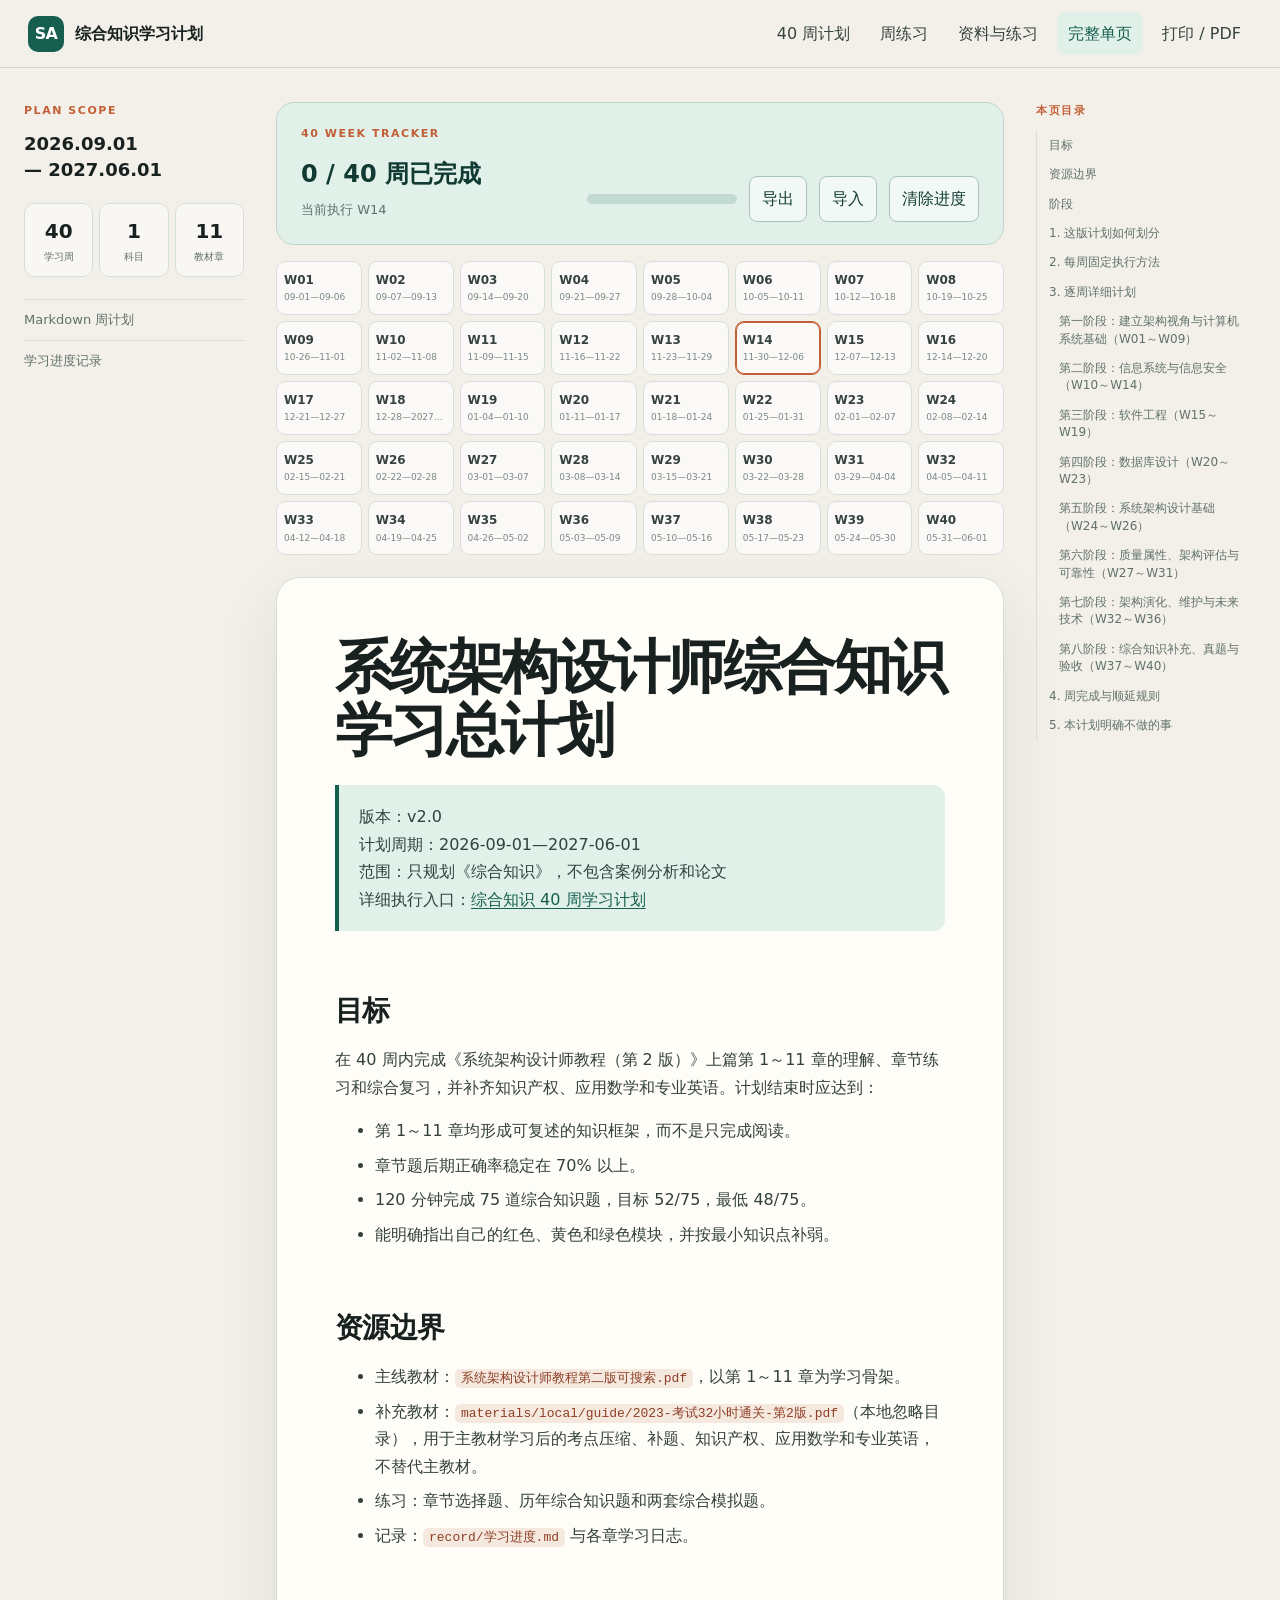
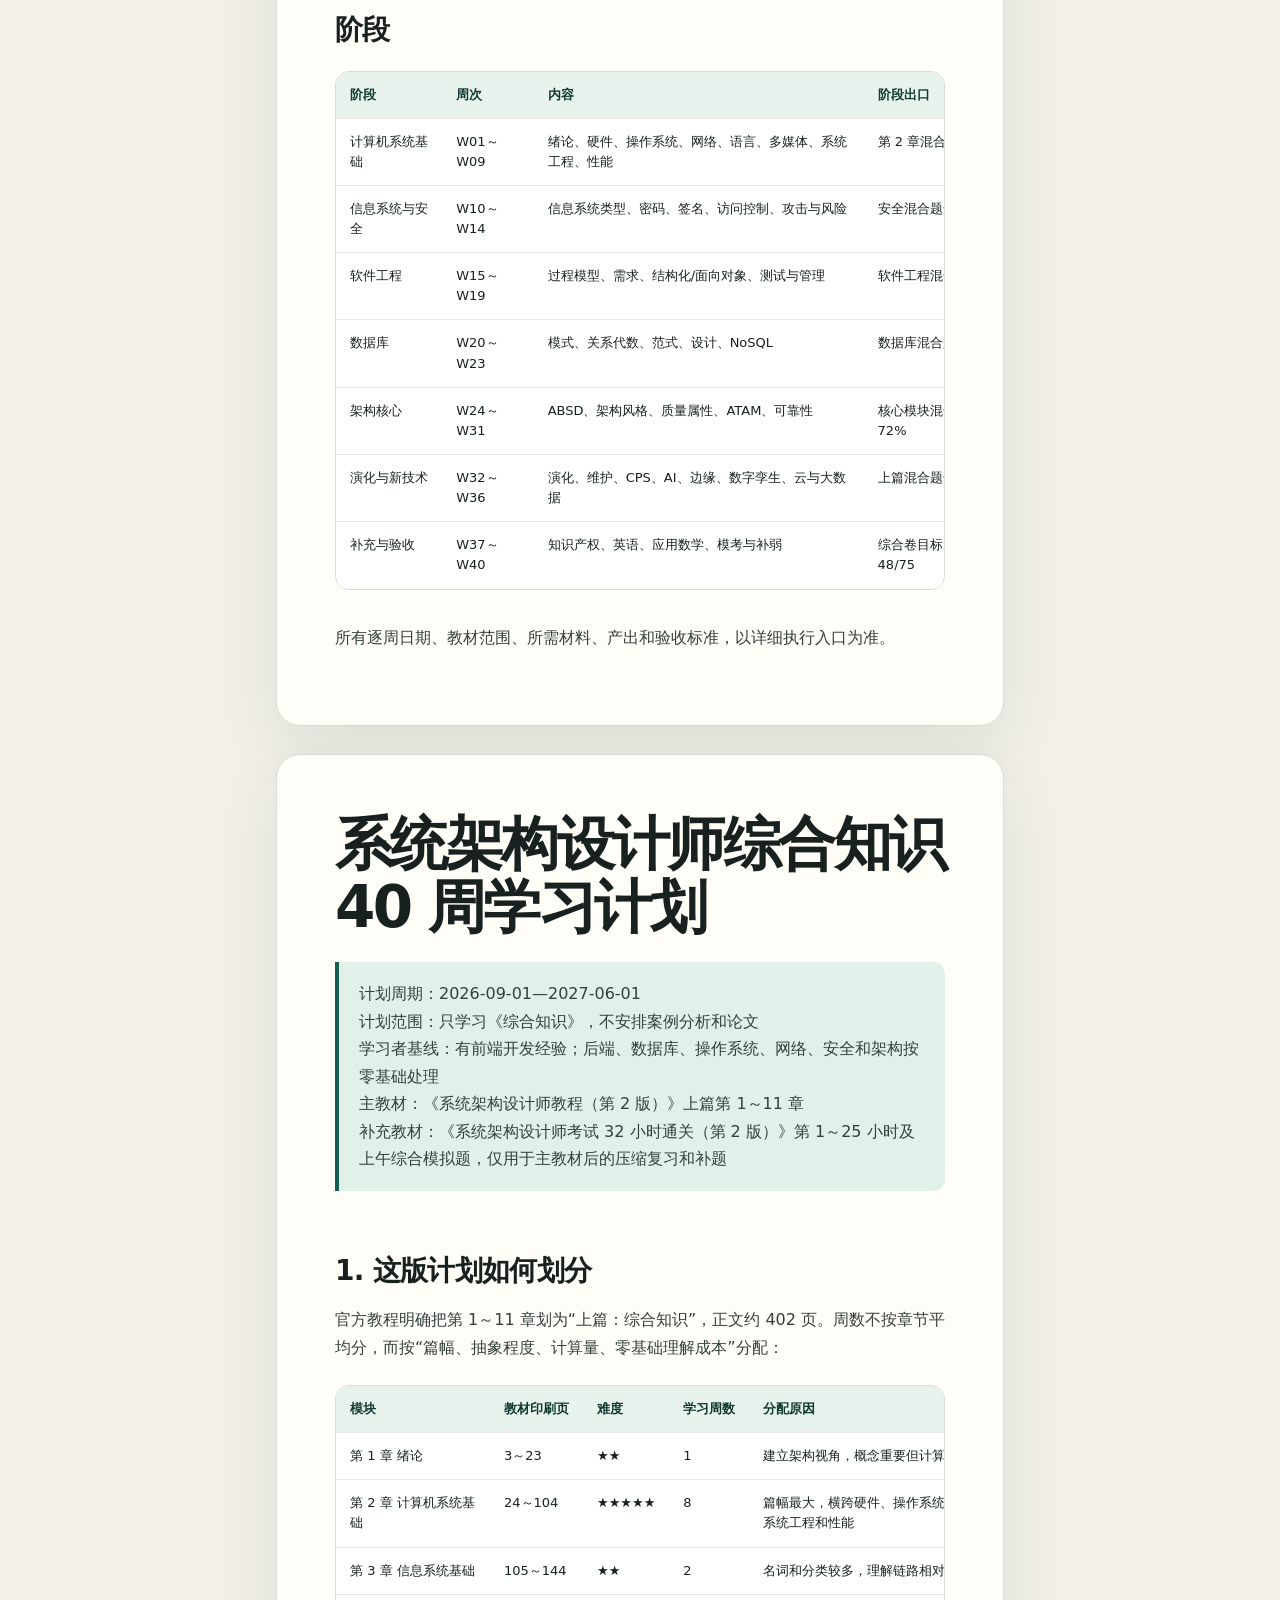
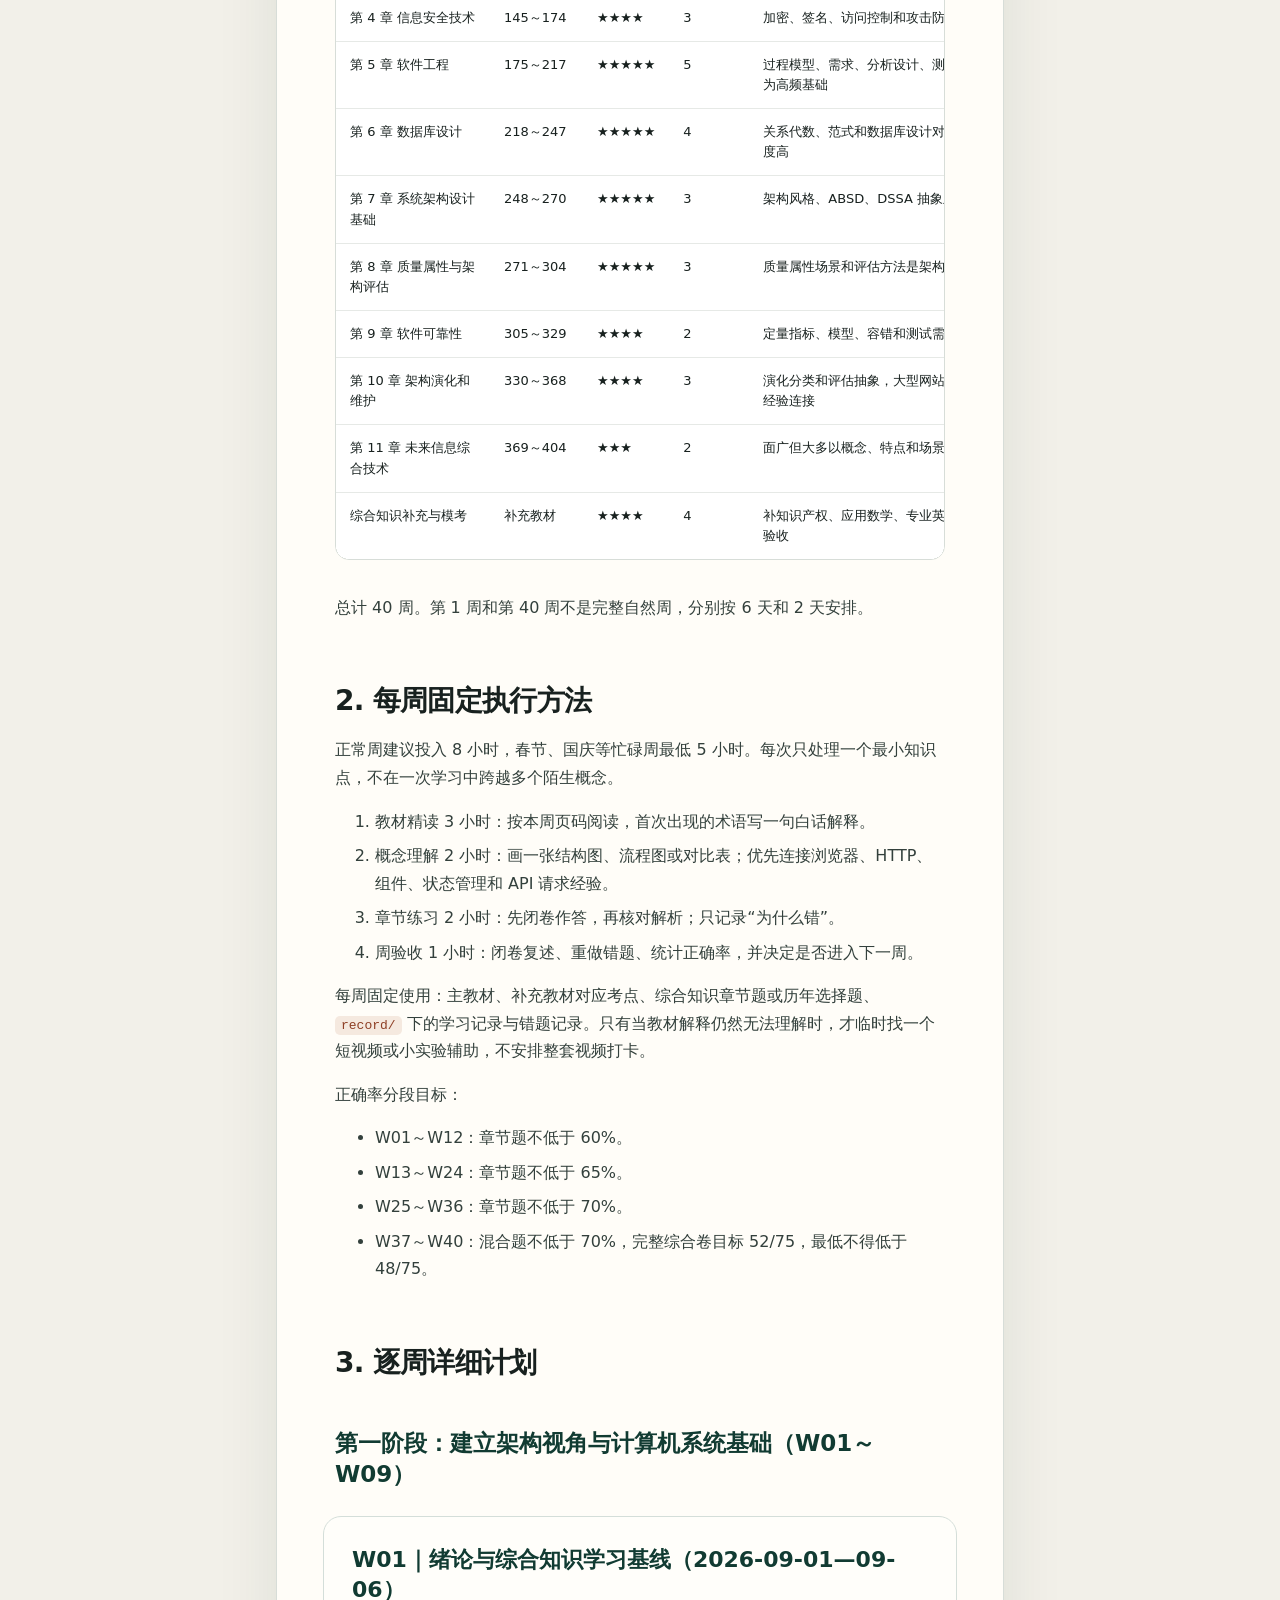
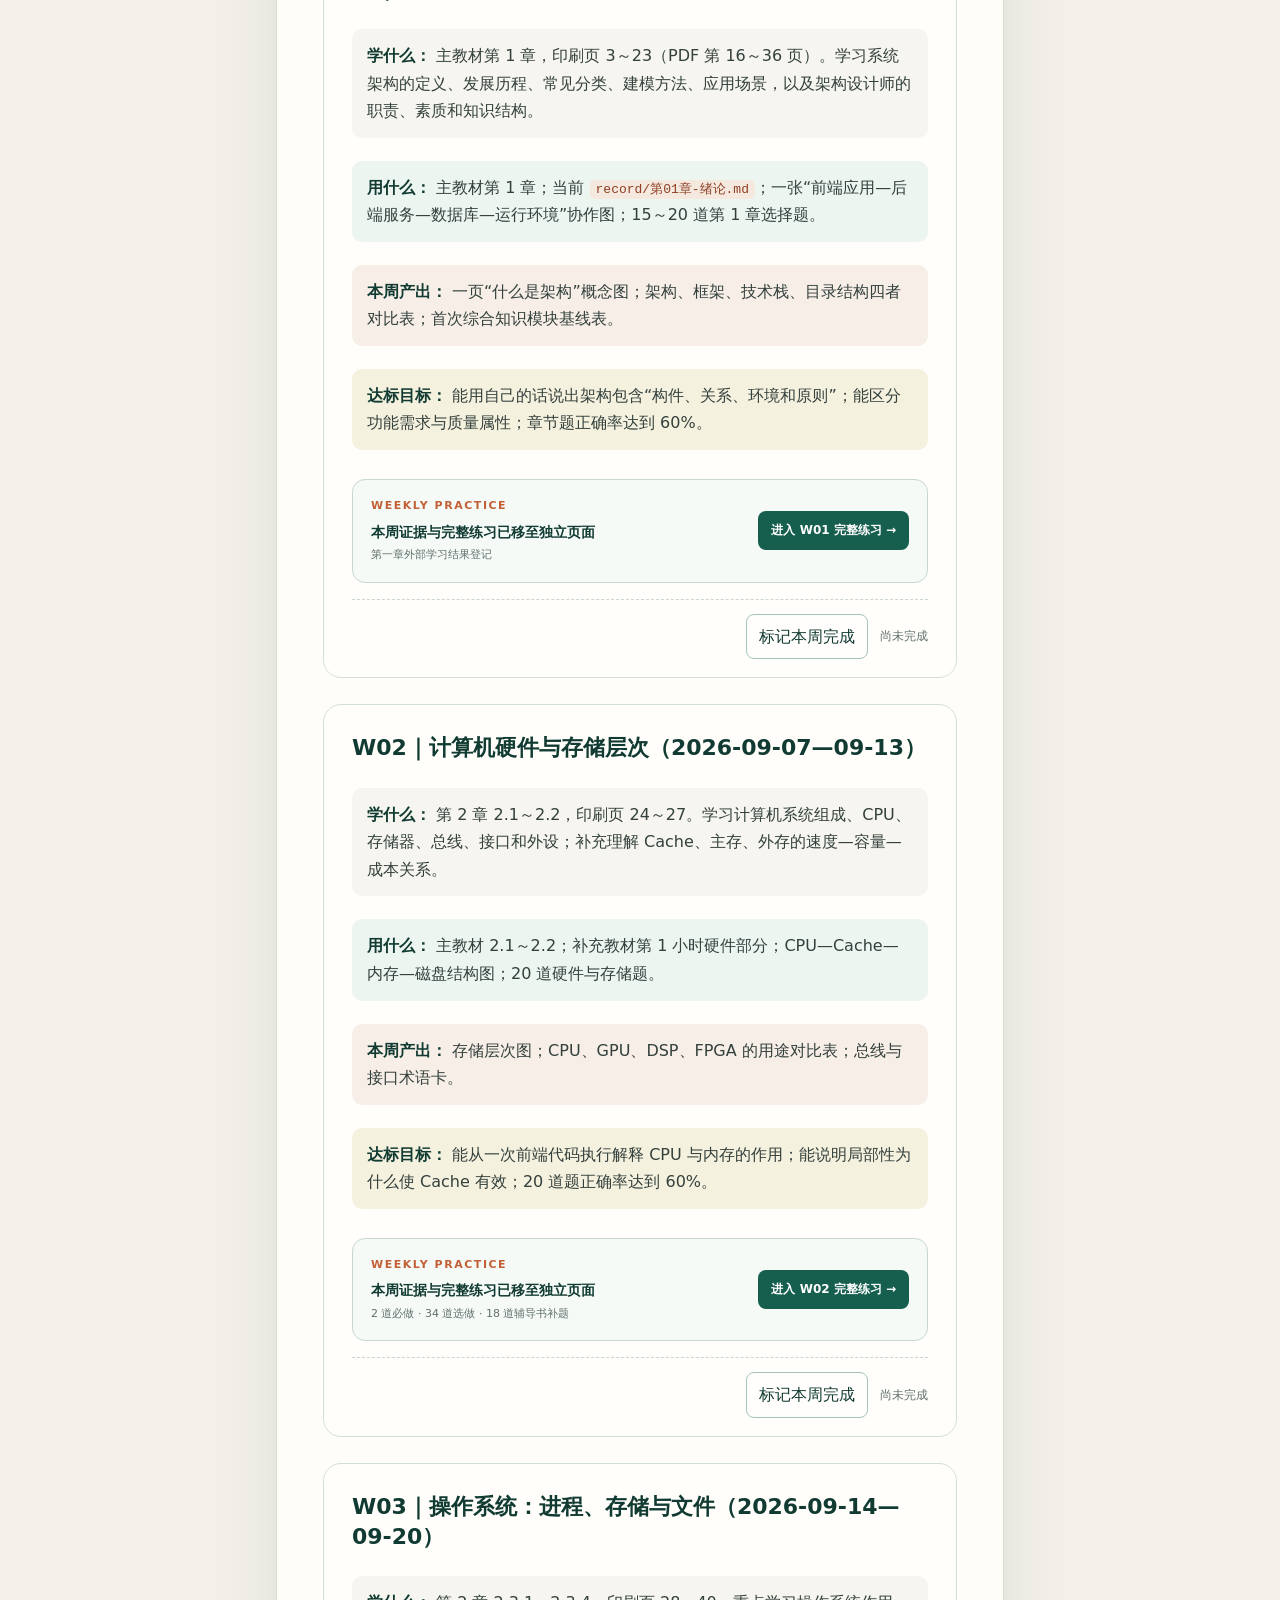
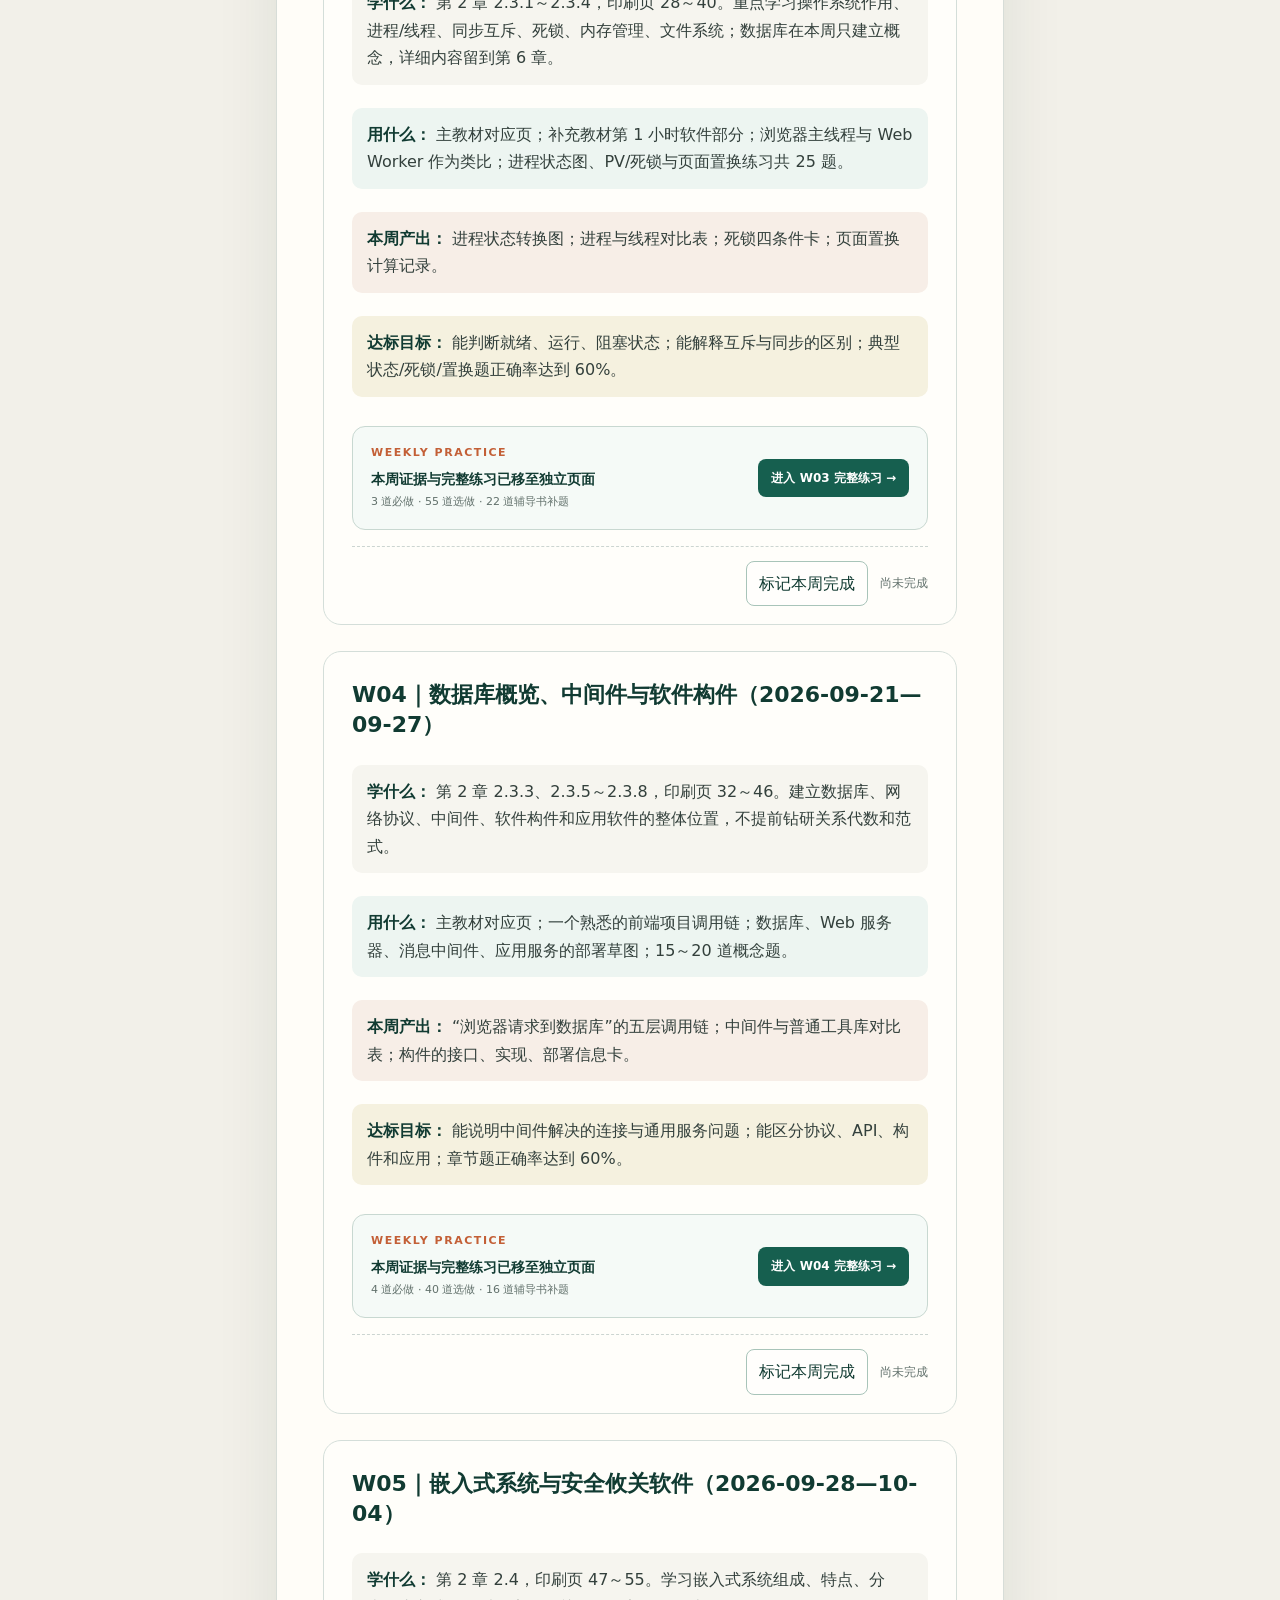
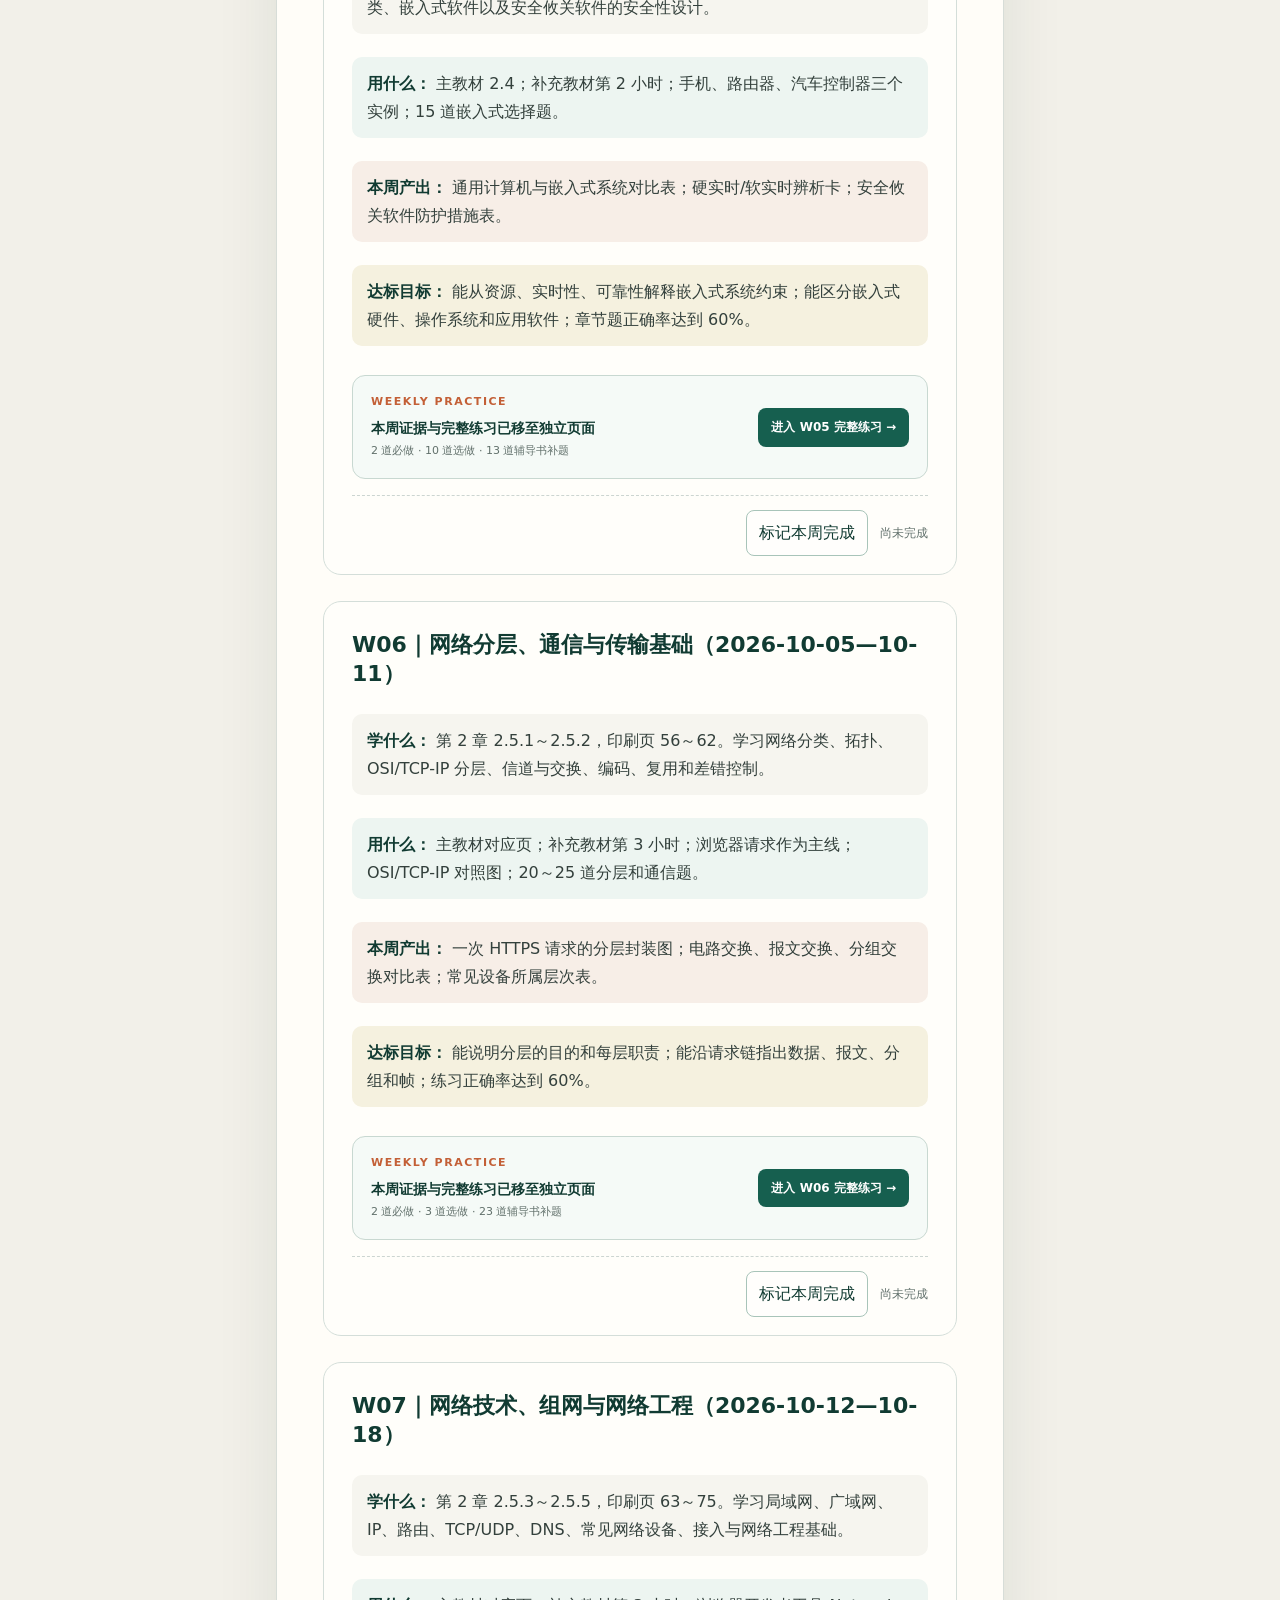
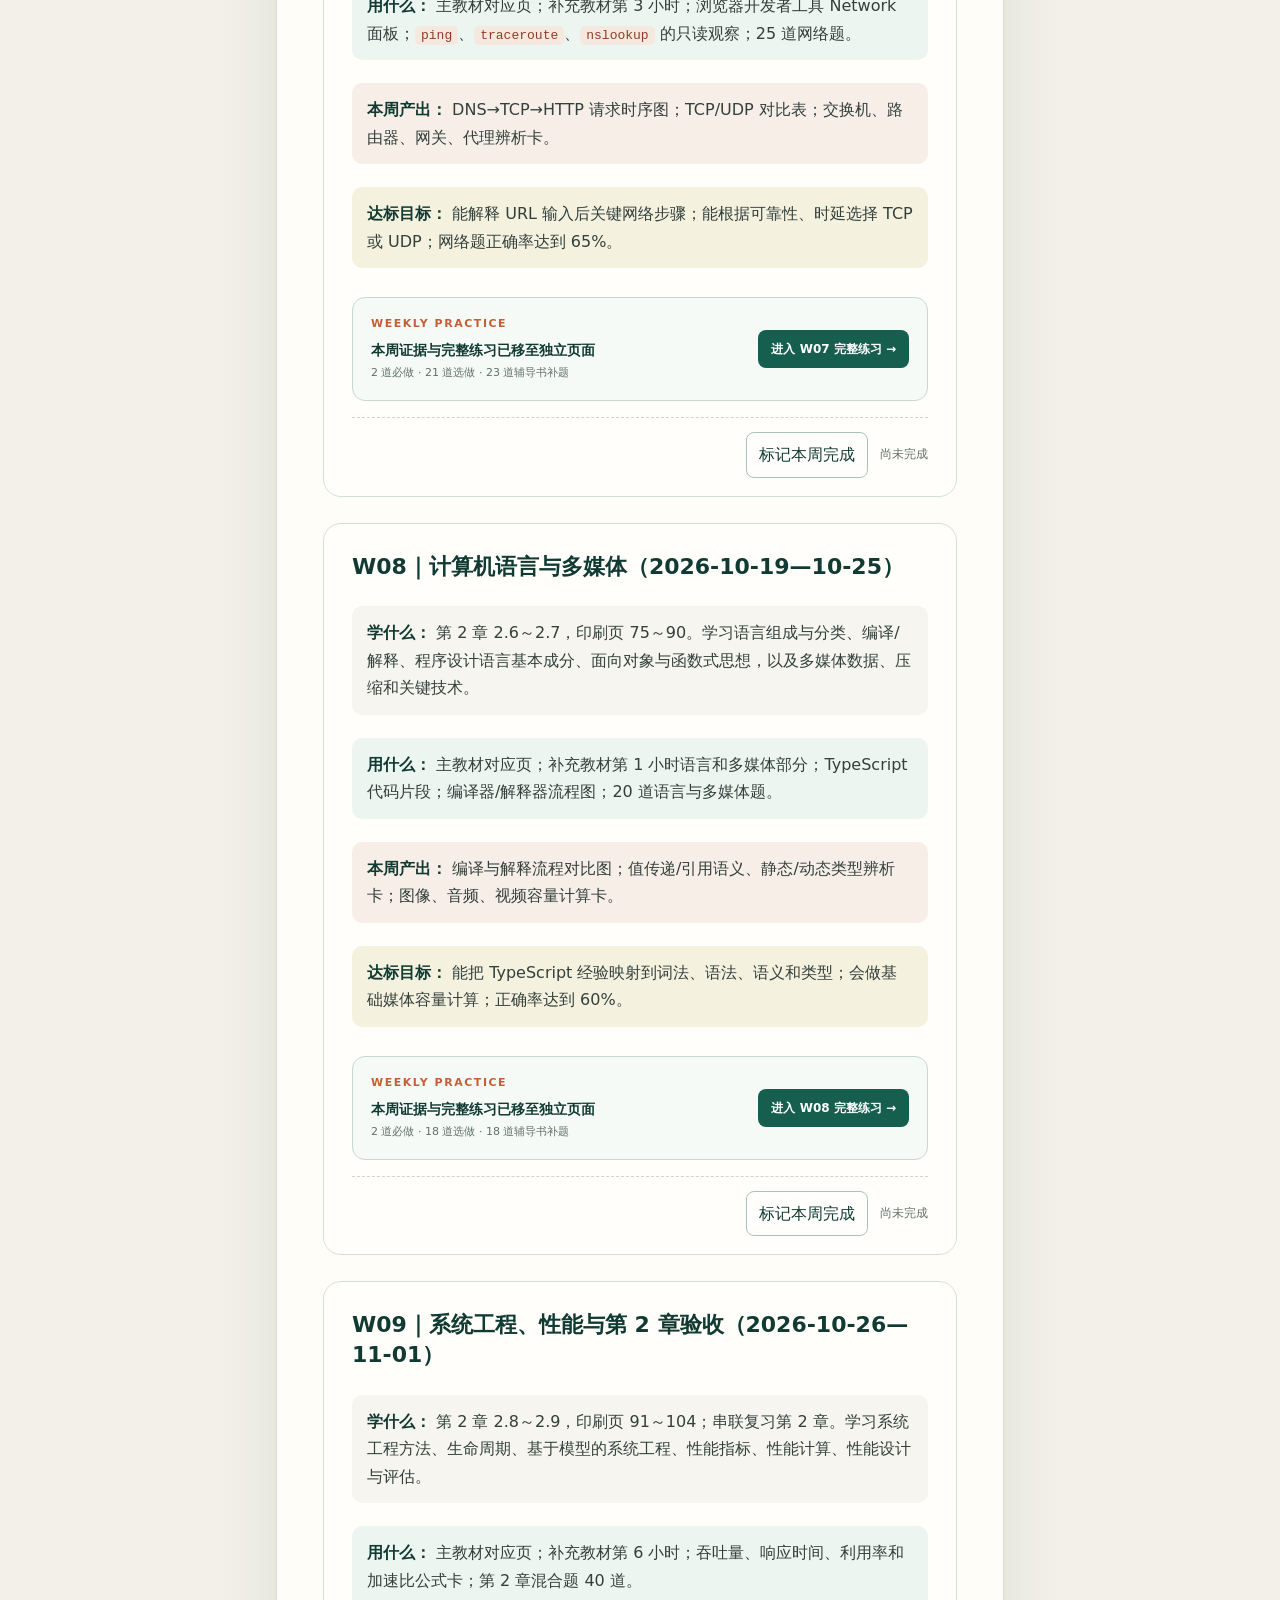
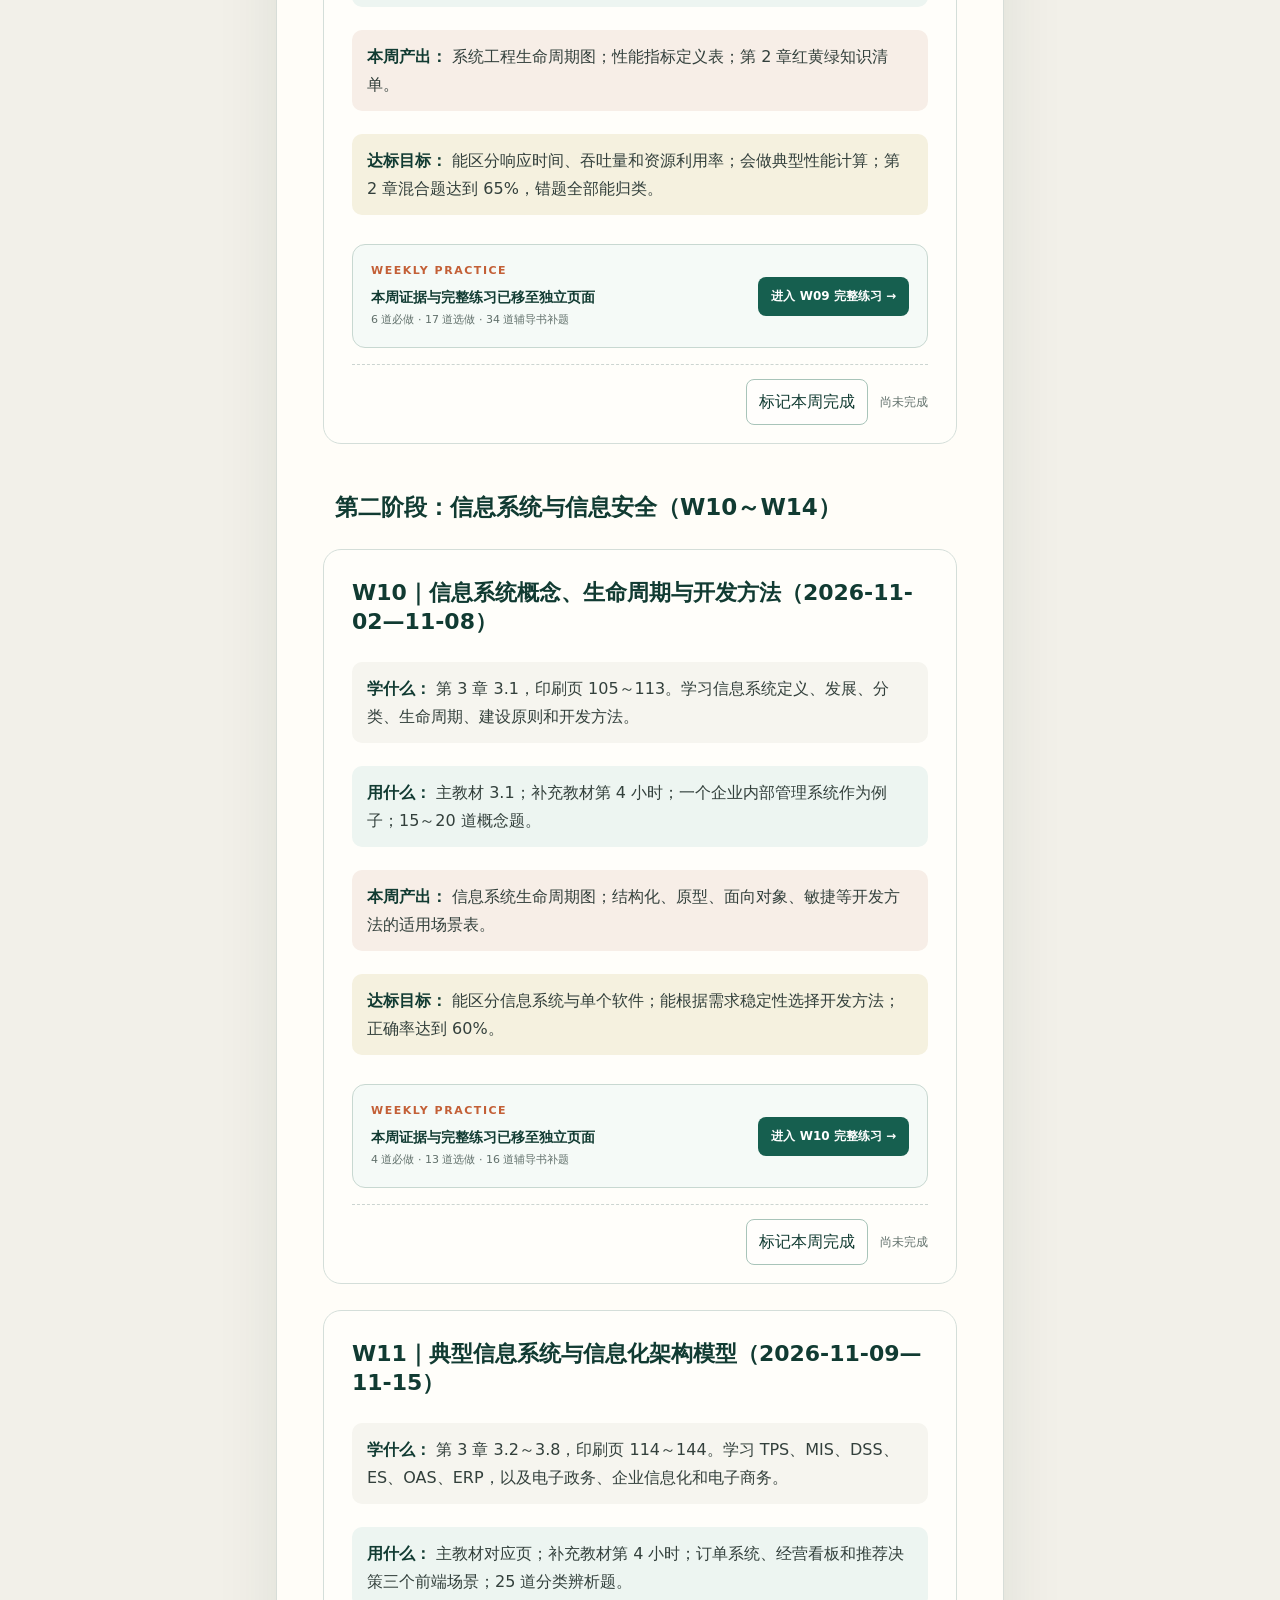
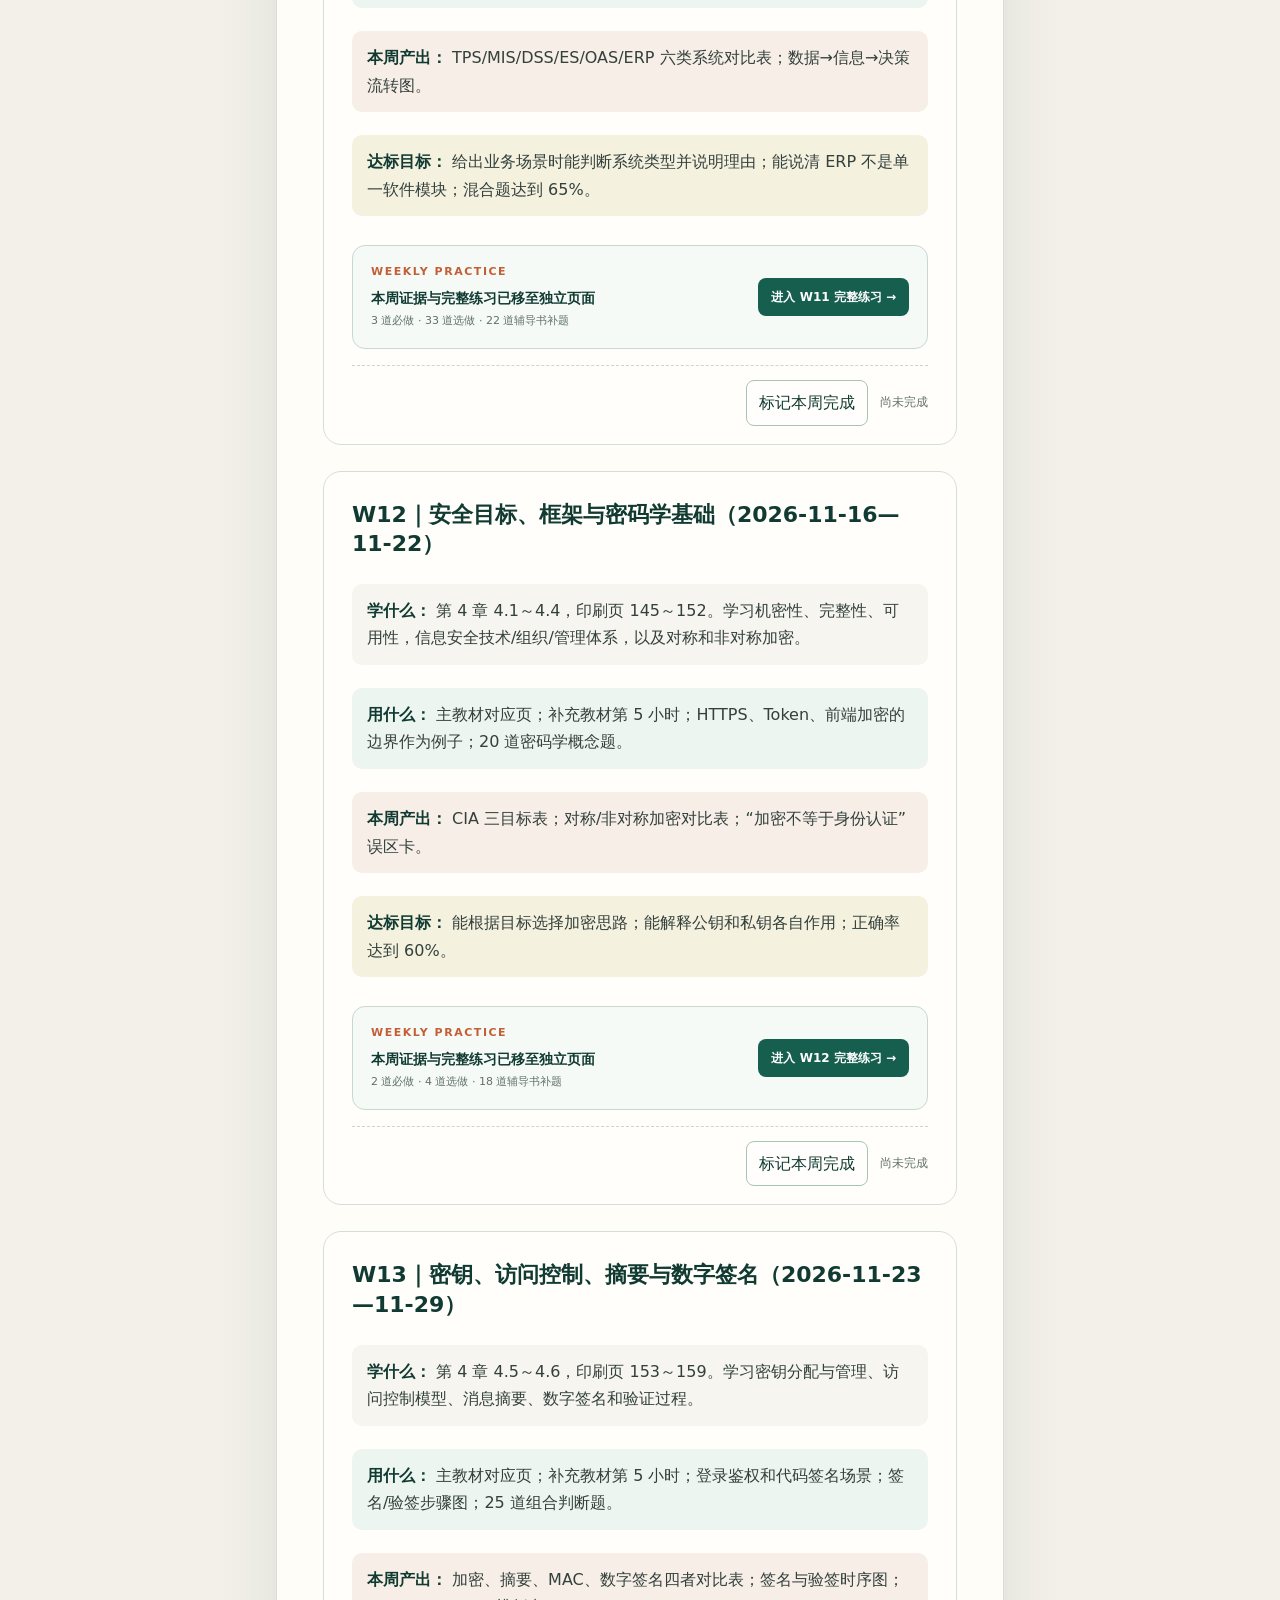
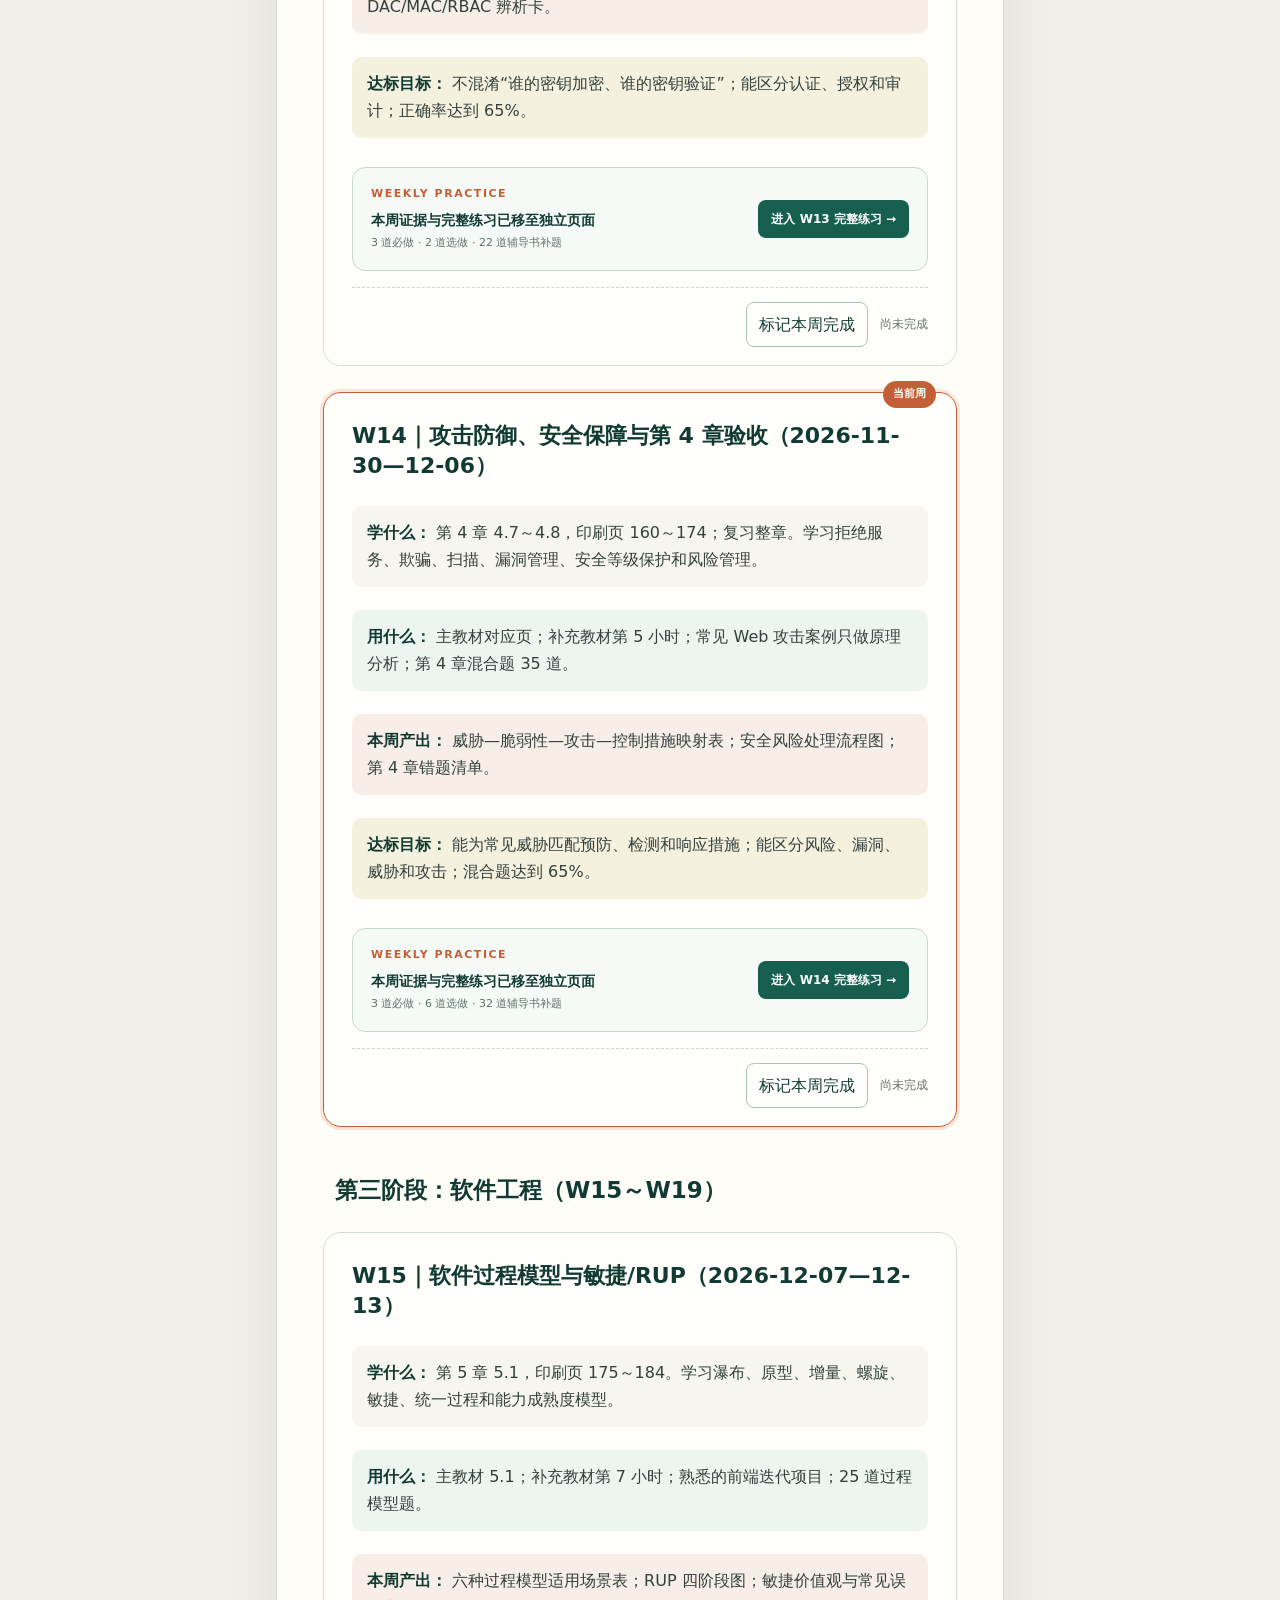
<file: html/complete-plan.html>
<!doctype html>
<html lang="zh-CN">
<head>
  <meta charset="utf-8">
  <meta name="viewport" content="width=device-width, initial-scale=1">
  <meta name="description" content="系统架构设计师综合知识总览与 40 周完整执行计划。">
  <title>综合知识完整计划｜系统架构设计师综合知识</title>
  <link rel="stylesheet" href="assets/styles.css">
</head>
<body>
  <a class="skip-link" href="#main">跳到正文</a>
  <header class="topbar"><a class="brand" href="index.html"><span>SA</span><strong>综合知识学习计划</strong></a><nav><a href="04-weekly-plan.html">40 周计划</a><a href="practices.html">周练习</a><a href="materials.html">资料与练习</a><a href="complete-plan.html" class="active" aria-current="page">完整单页</a><button type="button" onclick="window.print()">打印 / PDF</button></nav></header>
  <div class="layout">
    <aside class="sidebar"><p class="eyebrow">PLAN SCOPE</p><strong>2026.09.01<br>— 2027.06.01</strong><dl><div><dt>40</dt><dd>学习周</dd></div><div><dt>1</dt><dd>科目</dd></div><div><dt>11</dt><dd>教材章</dd></div></dl><a href="https://github.com/XiangQiuZhiYi/exam-learn/blob/main/chapters/04-综合知识40周学习计划.md">Markdown 周计划</a><a href="https://github.com/XiangQiuZhiYi/exam-learn/blob/main/record/学习进度.md">学习进度记录</a></aside>
    <main id="main"><section class="progress-panel" aria-label="学习进度">
    <div class="progress-copy"><p class="eyebrow">40 WEEK TRACKER</p><strong><span id="completed-count">0</span> / 40 周已完成</strong><p id="plan-today">计划尚未开始</p></div>
    <div class="progress-actions"><div class="progress-track" aria-hidden="true"><span id="progress-fill"></span></div><button id="export-progress" type="button">导出</button><button id="import-progress" type="button">导入</button><input id="import-progress-file" type="file" accept="application/json,.json" hidden><button id="reset-progress" type="button">清除进度</button></div>
  </section>
  <nav class="week-jump" aria-label="周计划快速跳转"><a href="#w01" data-jump-week="W01"><span>W01</span><small>09-01—09-06</small></a><a href="#w02" data-jump-week="W02"><span>W02</span><small>09-07—09-13</small></a><a href="#w03" data-jump-week="W03"><span>W03</span><small>09-14—09-20</small></a><a href="#w04" data-jump-week="W04"><span>W04</span><small>09-21—09-27</small></a><a href="#w05" data-jump-week="W05"><span>W05</span><small>09-28—10-04</small></a><a href="#w06" data-jump-week="W06"><span>W06</span><small>10-05—10-11</small></a><a href="#w07" data-jump-week="W07"><span>W07</span><small>10-12—10-18</small></a><a href="#w08" data-jump-week="W08"><span>W08</span><small>10-19—10-25</small></a><a href="#w09" data-jump-week="W09"><span>W09</span><small>10-26—11-01</small></a><a href="#w10" data-jump-week="W10"><span>W10</span><small>11-02—11-08</small></a><a href="#w11" data-jump-week="W11"><span>W11</span><small>11-09—11-15</small></a><a href="#w12" data-jump-week="W12"><span>W12</span><small>11-16—11-22</small></a><a href="#w13" data-jump-week="W13"><span>W13</span><small>11-23—11-29</small></a><a href="#w14" data-jump-week="W14"><span>W14</span><small>11-30—12-06</small></a><a href="#w15" data-jump-week="W15"><span>W15</span><small>12-07—12-13</small></a><a href="#w16" data-jump-week="W16"><span>W16</span><small>12-14—12-20</small></a><a href="#w17" data-jump-week="W17"><span>W17</span><small>12-21—12-27</small></a><a href="#w18" data-jump-week="W18"><span>W18</span><small>12-28—2027-01-03</small></a><a href="#w19" data-jump-week="W19"><span>W19</span><small>01-04—01-10</small></a><a href="#w20" data-jump-week="W20"><span>W20</span><small>01-11—01-17</small></a><a href="#w21" data-jump-week="W21"><span>W21</span><small>01-18—01-24</small></a><a href="#w22" data-jump-week="W22"><span>W22</span><small>01-25—01-31</small></a><a href="#w23" data-jump-week="W23"><span>W23</span><small>02-01—02-07</small></a><a href="#w24" data-jump-week="W24"><span>W24</span><small>02-08—02-14</small></a><a href="#w25" data-jump-week="W25"><span>W25</span><small>02-15—02-21</small></a><a href="#w26" data-jump-week="W26"><span>W26</span><small>02-22—02-28</small></a><a href="#w27" data-jump-week="W27"><span>W27</span><small>03-01—03-07</small></a><a href="#w28" data-jump-week="W28"><span>W28</span><small>03-08—03-14</small></a><a href="#w29" data-jump-week="W29"><span>W29</span><small>03-15—03-21</small></a><a href="#w30" data-jump-week="W30"><span>W30</span><small>03-22—03-28</small></a><a href="#w31" data-jump-week="W31"><span>W31</span><small>03-29—04-04</small></a><a href="#w32" data-jump-week="W32"><span>W32</span><small>04-05—04-11</small></a><a href="#w33" data-jump-week="W33"><span>W33</span><small>04-12—04-18</small></a><a href="#w34" data-jump-week="W34"><span>W34</span><small>04-19—04-25</small></a><a href="#w35" data-jump-week="W35"><span>W35</span><small>04-26—05-02</small></a><a href="#w36" data-jump-week="W36"><span>W36</span><small>05-03—05-09</small></a><a href="#w37" data-jump-week="W37"><span>W37</span><small>05-10—05-16</small></a><a href="#w38" data-jump-week="W38"><span>W38</span><small>05-17—05-23</small></a><a href="#w39" data-jump-week="W39"><span>W39</span><small>05-24—05-30</small></a><a href="#w40" data-jump-week="W40"><span>W40</span><small>05-31—06-01</small></a></nav><article class="overview-article"><h1 id="系统架构设计师综合知识学习总计划">系统架构设计师综合知识学习总计划<a class="heading-anchor" href="#系统架构设计师综合知识学习总计划" aria-label="链接到本节">#</a></h1>
<blockquote>版本：v2.0<br>计划周期：2026-09-01—2027-06-01<br>范围：只规划《综合知识》，不包含案例分析和论文<br>详细执行入口：<a href="https://github.com/XiangQiuZhiYi/exam-learn/blob/main/chapters/04-综合知识40周学习计划.md">综合知识 40 周学习计划</a></blockquote>
<h2 id="目标">目标<a class="heading-anchor" href="#目标" aria-label="链接到本节">#</a></h2>
<p>在 40 周内完成《系统架构设计师教程（第 2 版）》上篇第 1～11 章的理解、章节练习和综合复习，并补齐知识产权、应用数学和专业英语。计划结束时应达到：</p>
<ul><li>第 1～11 章均形成可复述的知识框架，而不是只完成阅读。</li><li>章节题后期正确率稳定在 70% 以上。</li><li>120 分钟完成 75 道综合知识题，目标 52/75，最低 48/75。</li><li>能明确指出自己的红色、黄色和绿色模块，并按最小知识点补弱。</li></ul>
<h2 id="资源边界">资源边界<a class="heading-anchor" href="#资源边界" aria-label="链接到本节">#</a></h2>
<ul><li>主线教材：<code>系统架构设计师教程第二版可搜索.pdf</code>，以第 1～11 章为学习骨架。</li><li>补充教材：<code>materials/local/guide/2023-考试32小时通关-第2版.pdf</code>（本地忽略目录），用于主教材学习后的考点压缩、补题、知识产权、应用数学和专业英语，不替代主教材。</li><li>练习：章节选择题、历年综合知识题和两套综合模拟题。</li><li>记录：<code>record/学习进度.md</code> 与各章学习日志。</li></ul>
<h2 id="阶段">阶段<a class="heading-anchor" href="#阶段" aria-label="链接到本节">#</a></h2>
<div class="table-wrap"><table><thead><tr><th>阶段</th><th>周次</th><th>内容</th><th>阶段出口</th></tr></thead><tbody><tr><td>计算机系统基础</td><td>W01～W09</td><td>绪论、硬件、操作系统、网络、语言、多媒体、系统工程、性能</td><td>第 2 章混合题达到 65%</td></tr><tr><td>信息系统与安全</td><td>W10～W14</td><td>信息系统类型、密码、签名、访问控制、攻击与风险</td><td>安全混合题达到 65%</td></tr><tr><td>软件工程</td><td>W15～W19</td><td>过程模型、需求、结构化/面向对象、测试与管理</td><td>软件工程混合题达到 68%</td></tr><tr><td>数据库</td><td>W20～W23</td><td>模式、关系代数、范式、设计、NoSQL</td><td>数据库混合题达到 68%</td></tr><tr><td>架构核心</td><td>W24～W31</td><td>ABSD、架构风格、质量属性、ATAM、可靠性</td><td>核心模块混合题达到 70%～72%</td></tr><tr><td>演化与新技术</td><td>W32～W36</td><td>演化、维护、CPS、AI、边缘、数字孪生、云与大数据</td><td>上篇混合题达到 68%</td></tr><tr><td>补充与验收</td><td>W37～W40</td><td>知识产权、英语、应用数学、模考与补弱</td><td>综合卷目标 52/75，最低 48/75</td></tr></tbody></table></div>
<p>所有逐周日期、教材范围、所需材料、产出和验收标准，以详细执行入口为准。</p></article><article class="weekly-article"><h1 id="系统架构设计师综合知识-40-周学习计划">系统架构设计师综合知识 40 周学习计划<a class="heading-anchor" href="#系统架构设计师综合知识-40-周学习计划" aria-label="链接到本节">#</a></h1>
<blockquote>计划周期：2026-09-01—2027-06-01<br>计划范围：只学习《综合知识》，不安排案例分析和论文<br>学习者基线：有前端开发经验；后端、数据库、操作系统、网络、安全和架构按零基础处理<br>主教材：《系统架构设计师教程（第 2 版）》上篇第 1～11 章<br>补充教材：《系统架构设计师考试 32 小时通关（第 2 版）》第 1～25 小时及上午综合模拟题，仅用于主教材后的压缩复习和补题</blockquote>
<h2 id="1-这版计划如何划分">1. 这版计划如何划分<a class="heading-anchor" href="#1-这版计划如何划分" aria-label="链接到本节">#</a></h2>
<p>官方教程明确把第 1～11 章划为“上篇：综合知识”，正文约 402 页。周数不按章节平均分，而按“篇幅、抽象程度、计算量、零基础理解成本”分配：</p>
<div class="table-wrap"><table><thead><tr><th>模块</th><th>教材印刷页</th><th>难度</th><th>学习周数</th><th>分配原因</th></tr></thead><tbody><tr><td>第 1 章 绪论</td><td>3～23</td><td>★★</td><td>1</td><td>建立架构视角，概念重要但计算少</td></tr><tr><td>第 2 章 计算机系统基础</td><td>24～104</td><td>★★★★★</td><td>8</td><td>篇幅最大，横跨硬件、操作系统、网络、语言、系统工程和性能</td></tr><tr><td>第 3 章 信息系统基础</td><td>105～144</td><td>★★</td><td>2</td><td>名词和分类较多，理解链路相对清晰</td></tr><tr><td>第 4 章 信息安全技术</td><td>145～174</td><td>★★★★</td><td>3</td><td>加密、签名、访问控制和攻击防御容易混淆</td></tr><tr><td>第 5 章 软件工程</td><td>175～217</td><td>★★★★★</td><td>5</td><td>过程模型、需求、分析设计、测试和项目管理均为高频基础</td></tr><tr><td>第 6 章 数据库设计</td><td>218～247</td><td>★★★★★</td><td>4</td><td>关系代数、范式和数据库设计对零基础学习者难度高</td></tr><tr><td>第 7 章 系统架构设计基础</td><td>248～270</td><td>★★★★★</td><td>3</td><td>架构风格、ABSD、DSSA 抽象且相互关联</td></tr><tr><td>第 8 章 质量属性与架构评估</td><td>271～304</td><td>★★★★★</td><td>3</td><td>质量属性场景和评估方法是架构知识核心</td></tr><tr><td>第 9 章 软件可靠性</td><td>305～329</td><td>★★★★</td><td>2</td><td>定量指标、模型、容错和测试需要联动掌握</td></tr><tr><td>第 10 章 架构演化和维护</td><td>330～368</td><td>★★★★</td><td>3</td><td>演化分类和评估抽象，大型网站实例适合用前端经验连接</td></tr><tr><td>第 11 章 未来信息综合技术</td><td>369～404</td><td>★★★</td><td>2</td><td>面广但大多以概念、特点和场景辨析为主</td></tr><tr><td>综合知识补充与模考</td><td>补充教材</td><td>★★★★</td><td>4</td><td>补知识产权、应用数学、专业英语并完成综合卷验收</td></tr></tbody></table></div>
<p>总计 40 周。第 1 周和第 40 周不是完整自然周，分别按 6 天和 2 天安排。</p>
<h2 id="2-每周固定执行方法">2. 每周固定执行方法<a class="heading-anchor" href="#2-每周固定执行方法" aria-label="链接到本节">#</a></h2>
<p>正常周建议投入 8 小时，春节、国庆等忙碌周最低 5 小时。每次只处理一个最小知识点，不在一次学习中跨越多个陌生概念。</p>
<ol><li>教材精读 3 小时：按本周页码阅读，首次出现的术语写一句白话解释。</li><li>概念理解 2 小时：画一张结构图、流程图或对比表；优先连接浏览器、HTTP、组件、状态管理和 API 请求经验。</li><li>章节练习 2 小时：先闭卷作答，再核对解析；只记录“为什么错”。</li><li>周验收 1 小时：闭卷复述、重做错题、统计正确率，并决定是否进入下一周。</li></ol>
<p>每周固定使用：主教材、补充教材对应考点、综合知识章节题或历年选择题、<code>record/</code> 下的学习记录与错题记录。只有当教材解释仍然无法理解时，才临时找一个短视频或小实验辅助，不安排整套视频打卡。</p>
<p>正确率分段目标：</p>
<ul><li>W01～W12：章节题不低于 60%。</li><li>W13～W24：章节题不低于 65%。</li><li>W25～W36：章节题不低于 70%。</li><li>W37～W40：混合题不低于 70%，完整综合卷目标 52/75，最低不得低于 48/75。</li></ul>
<h2 id="3-逐周详细计划">3. 逐周详细计划<a class="heading-anchor" href="#3-逐周详细计划" aria-label="链接到本节">#</a></h2>
<h3 id="第一阶段-建立架构视角与计算机系统基础-w01-w09">第一阶段：建立架构视角与计算机系统基础（W01～W09）<a class="heading-anchor" href="#第一阶段-建立架构视角与计算机系统基础-w01-w09" aria-label="链接到本节">#</a></h3>
<section class="week-card" data-week="W01" data-start="2026-09-01" data-end="2026-09-06">
<h4 id="w01">W01｜绪论与综合知识学习基线（2026-09-01—09-06）</h4>
<ul class="week-details"><li><strong>学什么：</strong> 主教材第 1 章，印刷页 3～23（PDF 第 16～36 页）。学习系统架构的定义、发展历程、常见分类、建模方法、应用场景，以及架构设计师的职责、素质和知识结构。</li><li><strong>用什么：</strong> 主教材第 1 章；当前 <code>record/第01章-绪论.md</code>；一张“前端应用—后端服务—数据库—运行环境”协作图；15～20 道第 1 章选择题。</li><li><strong>本周产出：</strong> 一页“什么是架构”概念图；架构、框架、技术栈、目录结构四者对比表；首次综合知识模块基线表。</li><li><strong>达标目标：</strong> 能用自己的话说出架构包含“构件、关系、环境和原则”；能区分功能需求与质量属性；章节题正确率达到 60%。</li></ul>
<section class="week-practice-entry"><div><p class="eyebrow">WEEKLY PRACTICE</p><strong>本周证据与完整练习已移至独立页面</strong><span>第一章外部学习结果登记</span></div><a href="practices.html?week=W01">进入 W01 完整练习 →</a></section><div class="week-state"><button type="button" data-week-toggle="W01" aria-pressed="false">标记本周完成</button><span>尚未完成</span></div></section>
<section class="week-card" data-week="W02" data-start="2026-09-07" data-end="2026-09-13">
<h4 id="w02">W02｜计算机硬件与存储层次（2026-09-07—09-13）</h4>
<ul class="week-details"><li><strong>学什么：</strong> 第 2 章 2.1～2.2，印刷页 24～27。学习计算机系统组成、CPU、存储器、总线、接口和外设；补充理解 Cache、主存、外存的速度—容量—成本关系。</li><li><strong>用什么：</strong> 主教材 2.1～2.2；补充教材第 1 小时硬件部分；CPU—Cache—内存—磁盘结构图；20 道硬件与存储题。</li><li><strong>本周产出：</strong> 存储层次图；CPU、GPU、DSP、FPGA 的用途对比表；总线与接口术语卡。</li><li><strong>达标目标：</strong> 能从一次前端代码执行解释 CPU 与内存的作用；能说明局部性为什么使 Cache 有效；20 道题正确率达到 60%。</li></ul>
<section class="week-practice-entry"><div><p class="eyebrow">WEEKLY PRACTICE</p><strong>本周证据与完整练习已移至独立页面</strong><span>2 道必做 · 34 道选做 · 18 道辅导书补题</span></div><a href="practices.html?week=W02">进入 W02 完整练习 →</a></section><div class="week-state"><button type="button" data-week-toggle="W02" aria-pressed="false">标记本周完成</button><span>尚未完成</span></div></section>
<section class="week-card" data-week="W03" data-start="2026-09-14" data-end="2026-09-20">
<h4 id="w03">W03｜操作系统：进程、存储与文件（2026-09-14—09-20）</h4>
<ul class="week-details"><li><strong>学什么：</strong> 第 2 章 2.3.1～2.3.4，印刷页 28～40。重点学习操作系统作用、进程/线程、同步互斥、死锁、内存管理、文件系统；数据库在本周只建立概念，详细内容留到第 6 章。</li><li><strong>用什么：</strong> 主教材对应页；补充教材第 1 小时软件部分；浏览器主线程与 Web Worker 作为类比；进程状态图、PV/死锁与页面置换练习共 25 题。</li><li><strong>本周产出：</strong> 进程状态转换图；进程与线程对比表；死锁四条件卡；页面置换计算记录。</li><li><strong>达标目标：</strong> 能判断就绪、运行、阻塞状态；能解释互斥与同步的区别；典型状态/死锁/置换题正确率达到 60%。</li></ul>
<section class="week-practice-entry"><div><p class="eyebrow">WEEKLY PRACTICE</p><strong>本周证据与完整练习已移至独立页面</strong><span>3 道必做 · 55 道选做 · 22 道辅导书补题</span></div><a href="practices.html?week=W03">进入 W03 完整练习 →</a></section><div class="week-state"><button type="button" data-week-toggle="W03" aria-pressed="false">标记本周完成</button><span>尚未完成</span></div></section>
<section class="week-card" data-week="W04" data-start="2026-09-21" data-end="2026-09-27">
<h4 id="w04">W04｜数据库概览、中间件与软件构件（2026-09-21—09-27）</h4>
<ul class="week-details"><li><strong>学什么：</strong> 第 2 章 2.3.3、2.3.5～2.3.8，印刷页 32～46。建立数据库、网络协议、中间件、软件构件和应用软件的整体位置，不提前钻研关系代数和范式。</li><li><strong>用什么：</strong> 主教材对应页；一个熟悉的前端项目调用链；数据库、Web 服务器、消息中间件、应用服务的部署草图；15～20 道概念题。</li><li><strong>本周产出：</strong> “浏览器请求到数据库”的五层调用链；中间件与普通工具库对比表；构件的接口、实现、部署信息卡。</li><li><strong>达标目标：</strong> 能说明中间件解决的连接与通用服务问题；能区分协议、API、构件和应用；章节题正确率达到 60%。</li></ul>
<section class="week-practice-entry"><div><p class="eyebrow">WEEKLY PRACTICE</p><strong>本周证据与完整练习已移至独立页面</strong><span>4 道必做 · 40 道选做 · 16 道辅导书补题</span></div><a href="practices.html?week=W04">进入 W04 完整练习 →</a></section><div class="week-state"><button type="button" data-week-toggle="W04" aria-pressed="false">标记本周完成</button><span>尚未完成</span></div></section>
<section class="week-card" data-week="W05" data-start="2026-09-28" data-end="2026-10-04">
<h4 id="w05">W05｜嵌入式系统与安全攸关软件（2026-09-28—10-04）</h4>
<ul class="week-details"><li><strong>学什么：</strong> 第 2 章 2.4，印刷页 47～55。学习嵌入式系统组成、特点、分类、嵌入式软件以及安全攸关软件的安全性设计。</li><li><strong>用什么：</strong> 主教材 2.4；补充教材第 2 小时；手机、路由器、汽车控制器三个实例；15 道嵌入式选择题。</li><li><strong>本周产出：</strong> 通用计算机与嵌入式系统对比表；硬实时/软实时辨析卡；安全攸关软件防护措施表。</li><li><strong>达标目标：</strong> 能从资源、实时性、可靠性解释嵌入式系统约束；能区分嵌入式硬件、操作系统和应用软件；章节题正确率达到 60%。</li></ul>
<section class="week-practice-entry"><div><p class="eyebrow">WEEKLY PRACTICE</p><strong>本周证据与完整练习已移至独立页面</strong><span>2 道必做 · 10 道选做 · 13 道辅导书补题</span></div><a href="practices.html?week=W05">进入 W05 完整练习 →</a></section><div class="week-state"><button type="button" data-week-toggle="W05" aria-pressed="false">标记本周完成</button><span>尚未完成</span></div></section>
<section class="week-card" data-week="W06" data-start="2026-10-05" data-end="2026-10-11">
<h4 id="w06">W06｜网络分层、通信与传输基础（2026-10-05—10-11）</h4>
<ul class="week-details"><li><strong>学什么：</strong> 第 2 章 2.5.1～2.5.2，印刷页 56～62。学习网络分类、拓扑、OSI/TCP-IP 分层、信道与交换、编码、复用和差错控制。</li><li><strong>用什么：</strong> 主教材对应页；补充教材第 3 小时；浏览器请求作为主线；OSI/TCP-IP 对照图；20～25 道分层和通信题。</li><li><strong>本周产出：</strong> 一次 HTTPS 请求的分层封装图；电路交换、报文交换、分组交换对比表；常见设备所属层次表。</li><li><strong>达标目标：</strong> 能说明分层的目的和每层职责；能沿请求链指出数据、报文、分组和帧；练习正确率达到 60%。</li></ul>
<section class="week-practice-entry"><div><p class="eyebrow">WEEKLY PRACTICE</p><strong>本周证据与完整练习已移至独立页面</strong><span>2 道必做 · 3 道选做 · 23 道辅导书补题</span></div><a href="practices.html?week=W06">进入 W06 完整练习 →</a></section><div class="week-state"><button type="button" data-week-toggle="W06" aria-pressed="false">标记本周完成</button><span>尚未完成</span></div></section>
<section class="week-card" data-week="W07" data-start="2026-10-12" data-end="2026-10-18">
<h4 id="w07">W07｜网络技术、组网与网络工程（2026-10-12—10-18）</h4>
<ul class="week-details"><li><strong>学什么：</strong> 第 2 章 2.5.3～2.5.5，印刷页 63～75。学习局域网、广域网、IP、路由、TCP/UDP、DNS、常见网络设备、接入与网络工程基础。</li><li><strong>用什么：</strong> 主教材对应页；补充教材第 3 小时；浏览器开发者工具 Network 面板；<code>ping</code>、<code>traceroute</code>、<code>nslookup</code> 的只读观察；25 道网络题。</li><li><strong>本周产出：</strong> DNS→TCP→HTTP 请求时序图；TCP/UDP 对比表；交换机、路由器、网关、代理辨析卡。</li><li><strong>达标目标：</strong> 能解释 URL 输入后关键网络步骤；能根据可靠性、时延选择 TCP 或 UDP；网络题正确率达到 65%。</li></ul>
<section class="week-practice-entry"><div><p class="eyebrow">WEEKLY PRACTICE</p><strong>本周证据与完整练习已移至独立页面</strong><span>2 道必做 · 21 道选做 · 23 道辅导书补题</span></div><a href="practices.html?week=W07">进入 W07 完整练习 →</a></section><div class="week-state"><button type="button" data-week-toggle="W07" aria-pressed="false">标记本周完成</button><span>尚未完成</span></div></section>
<section class="week-card" data-week="W08" data-start="2026-10-19" data-end="2026-10-25">
<h4 id="w08">W08｜计算机语言与多媒体（2026-10-19—10-25）</h4>
<ul class="week-details"><li><strong>学什么：</strong> 第 2 章 2.6～2.7，印刷页 75～90。学习语言组成与分类、编译/解释、程序设计语言基本成分、面向对象与函数式思想，以及多媒体数据、压缩和关键技术。</li><li><strong>用什么：</strong> 主教材对应页；补充教材第 1 小时语言和多媒体部分；TypeScript 代码片段；编译器/解释器流程图；20 道语言与多媒体题。</li><li><strong>本周产出：</strong> 编译与解释流程对比图；值传递/引用语义、静态/动态类型辨析卡；图像、音频、视频容量计算卡。</li><li><strong>达标目标：</strong> 能把 TypeScript 经验映射到词法、语法、语义和类型；会做基础媒体容量计算；正确率达到 60%。</li></ul>
<section class="week-practice-entry"><div><p class="eyebrow">WEEKLY PRACTICE</p><strong>本周证据与完整练习已移至独立页面</strong><span>2 道必做 · 18 道选做 · 18 道辅导书补题</span></div><a href="practices.html?week=W08">进入 W08 完整练习 →</a></section><div class="week-state"><button type="button" data-week-toggle="W08" aria-pressed="false">标记本周完成</button><span>尚未完成</span></div></section>
<section class="week-card" data-week="W09" data-start="2026-10-26" data-end="2026-11-01">
<h4 id="w09">W09｜系统工程、性能与第 2 章验收（2026-10-26—11-01）</h4>
<ul class="week-details"><li><strong>学什么：</strong> 第 2 章 2.8～2.9，印刷页 91～104；串联复习第 2 章。学习系统工程方法、生命周期、基于模型的系统工程、性能指标、性能计算、性能设计与评估。</li><li><strong>用什么：</strong> 主教材对应页；补充教材第 6 小时；吞吐量、响应时间、利用率和加速比公式卡；第 2 章混合题 40 道。</li><li><strong>本周产出：</strong> 系统工程生命周期图；性能指标定义表；第 2 章红黄绿知识清单。</li><li><strong>达标目标：</strong> 能区分响应时间、吞吐量和资源利用率；会做典型性能计算；第 2 章混合题达到 65%，错题全部能归类。</li></ul>
<section class="week-practice-entry"><div><p class="eyebrow">WEEKLY PRACTICE</p><strong>本周证据与完整练习已移至独立页面</strong><span>6 道必做 · 17 道选做 · 34 道辅导书补题</span></div><a href="practices.html?week=W09">进入 W09 完整练习 →</a></section><div class="week-state"><button type="button" data-week-toggle="W09" aria-pressed="false">标记本周完成</button><span>尚未完成</span></div></section>
<h3 id="第二阶段-信息系统与信息安全-w10-w14">第二阶段：信息系统与信息安全（W10～W14）<a class="heading-anchor" href="#第二阶段-信息系统与信息安全-w10-w14" aria-label="链接到本节">#</a></h3>
<section class="week-card" data-week="W10" data-start="2026-11-02" data-end="2026-11-08">
<h4 id="w10">W10｜信息系统概念、生命周期与开发方法（2026-11-02—11-08）</h4>
<ul class="week-details"><li><strong>学什么：</strong> 第 3 章 3.1，印刷页 105～113。学习信息系统定义、发展、分类、生命周期、建设原则和开发方法。</li><li><strong>用什么：</strong> 主教材 3.1；补充教材第 4 小时；一个企业内部管理系统作为例子；15～20 道概念题。</li><li><strong>本周产出：</strong> 信息系统生命周期图；结构化、原型、面向对象、敏捷等开发方法的适用场景表。</li><li><strong>达标目标：</strong> 能区分信息系统与单个软件；能根据需求稳定性选择开发方法；正确率达到 60%。</li></ul>
<section class="week-practice-entry"><div><p class="eyebrow">WEEKLY PRACTICE</p><strong>本周证据与完整练习已移至独立页面</strong><span>4 道必做 · 13 道选做 · 16 道辅导书补题</span></div><a href="practices.html?week=W10">进入 W10 完整练习 →</a></section><div class="week-state"><button type="button" data-week-toggle="W10" aria-pressed="false">标记本周完成</button><span>尚未完成</span></div></section>
<section class="week-card" data-week="W11" data-start="2026-11-09" data-end="2026-11-15">
<h4 id="w11">W11｜典型信息系统与信息化架构模型（2026-11-09—11-15）</h4>
<ul class="week-details"><li><strong>学什么：</strong> 第 3 章 3.2～3.8，印刷页 114～144。学习 TPS、MIS、DSS、ES、OAS、ERP，以及电子政务、企业信息化和电子商务。</li><li><strong>用什么：</strong> 主教材对应页；补充教材第 4 小时；订单系统、经营看板和推荐决策三个前端场景；25 道分类辨析题。</li><li><strong>本周产出：</strong> TPS/MIS/DSS/ES/OAS/ERP 六类系统对比表；数据→信息→决策流转图。</li><li><strong>达标目标：</strong> 给出业务场景时能判断系统类型并说明理由；能说清 ERP 不是单一软件模块；混合题达到 65%。</li></ul>
<section class="week-practice-entry"><div><p class="eyebrow">WEEKLY PRACTICE</p><strong>本周证据与完整练习已移至独立页面</strong><span>3 道必做 · 33 道选做 · 22 道辅导书补题</span></div><a href="practices.html?week=W11">进入 W11 完整练习 →</a></section><div class="week-state"><button type="button" data-week-toggle="W11" aria-pressed="false">标记本周完成</button><span>尚未完成</span></div></section>
<section class="week-card" data-week="W12" data-start="2026-11-16" data-end="2026-11-22">
<h4 id="w12">W12｜安全目标、框架与密码学基础（2026-11-16—11-22）</h4>
<ul class="week-details"><li><strong>学什么：</strong> 第 4 章 4.1～4.4，印刷页 145～152。学习机密性、完整性、可用性，信息安全技术/组织/管理体系，以及对称和非对称加密。</li><li><strong>用什么：</strong> 主教材对应页；补充教材第 5 小时；HTTPS、Token、前端加密的边界作为例子；20 道密码学概念题。</li><li><strong>本周产出：</strong> CIA 三目标表；对称/非对称加密对比表；“加密不等于身份认证”误区卡。</li><li><strong>达标目标：</strong> 能根据目标选择加密思路；能解释公钥和私钥各自作用；正确率达到 60%。</li></ul>
<section class="week-practice-entry"><div><p class="eyebrow">WEEKLY PRACTICE</p><strong>本周证据与完整练习已移至独立页面</strong><span>2 道必做 · 4 道选做 · 18 道辅导书补题</span></div><a href="practices.html?week=W12">进入 W12 完整练习 →</a></section><div class="week-state"><button type="button" data-week-toggle="W12" aria-pressed="false">标记本周完成</button><span>尚未完成</span></div></section>
<section class="week-card" data-week="W13" data-start="2026-11-23" data-end="2026-11-29">
<h4 id="w13">W13｜密钥、访问控制、摘要与数字签名（2026-11-23—11-29）</h4>
<ul class="week-details"><li><strong>学什么：</strong> 第 4 章 4.5～4.6，印刷页 153～159。学习密钥分配与管理、访问控制模型、消息摘要、数字签名和验证过程。</li><li><strong>用什么：</strong> 主教材对应页；补充教材第 5 小时；登录鉴权和代码签名场景；签名/验签步骤图；25 道组合判断题。</li><li><strong>本周产出：</strong> 加密、摘要、MAC、数字签名四者对比表；签名与验签时序图；DAC/MAC/RBAC 辨析卡。</li><li><strong>达标目标：</strong> 不混淆“谁的密钥加密、谁的密钥验证”；能区分认证、授权和审计；正确率达到 65%。</li></ul>
<section class="week-practice-entry"><div><p class="eyebrow">WEEKLY PRACTICE</p><strong>本周证据与完整练习已移至独立页面</strong><span>3 道必做 · 2 道选做 · 22 道辅导书补题</span></div><a href="practices.html?week=W13">进入 W13 完整练习 →</a></section><div class="week-state"><button type="button" data-week-toggle="W13" aria-pressed="false">标记本周完成</button><span>尚未完成</span></div></section>
<section class="week-card" data-week="W14" data-start="2026-11-30" data-end="2026-12-06">
<h4 id="w14">W14｜攻击防御、安全保障与第 4 章验收（2026-11-30—12-06）</h4>
<ul class="week-details"><li><strong>学什么：</strong> 第 4 章 4.7～4.8，印刷页 160～174；复习整章。学习拒绝服务、欺骗、扫描、漏洞管理、安全等级保护和风险管理。</li><li><strong>用什么：</strong> 主教材对应页；补充教材第 5 小时；常见 Web 攻击案例只做原理分析；第 4 章混合题 35 道。</li><li><strong>本周产出：</strong> 威胁—脆弱性—攻击—控制措施映射表；安全风险处理流程图；第 4 章错题清单。</li><li><strong>达标目标：</strong> 能为常见威胁匹配预防、检测和响应措施；能区分风险、漏洞、威胁和攻击；混合题达到 65%。</li></ul>
<section class="week-practice-entry"><div><p class="eyebrow">WEEKLY PRACTICE</p><strong>本周证据与完整练习已移至独立页面</strong><span>3 道必做 · 6 道选做 · 32 道辅导书补题</span></div><a href="practices.html?week=W14">进入 W14 完整练习 →</a></section><div class="week-state"><button type="button" data-week-toggle="W14" aria-pressed="false">标记本周完成</button><span>尚未完成</span></div></section>
<h3 id="第三阶段-软件工程-w15-w19">第三阶段：软件工程（W15～W19）<a class="heading-anchor" href="#第三阶段-软件工程-w15-w19" aria-label="链接到本节">#</a></h3>
<section class="week-card" data-week="W15" data-start="2026-12-07" data-end="2026-12-13">
<h4 id="w15">W15｜软件过程模型与敏捷/RUP（2026-12-07—12-13）</h4>
<ul class="week-details"><li><strong>学什么：</strong> 第 5 章 5.1，印刷页 175～184。学习瀑布、原型、增量、螺旋、敏捷、统一过程和能力成熟度模型。</li><li><strong>用什么：</strong> 主教材 5.1；补充教材第 7 小时；熟悉的前端迭代项目；25 道过程模型题。</li><li><strong>本周产出：</strong> 六种过程模型适用场景表；RUP 四阶段图；敏捷价值观与常见误解卡。</li><li><strong>达标目标：</strong> 能根据需求稳定性、风险和交付节奏选择过程模型；不把迭代、增量、原型混为一谈；正确率达到 65%。</li></ul>
<section class="week-practice-entry"><div><p class="eyebrow">WEEKLY PRACTICE</p><strong>本周证据与完整练习已移至独立页面</strong><span>3 道必做 · 15 道选做 · 22 道辅导书补题</span></div><a href="practices.html?week=W15">进入 W15 完整练习 →</a></section><div class="week-state"><button type="button" data-week-toggle="W15" aria-pressed="false">标记本周完成</button><span>尚未完成</span></div></section>
<section class="week-card" data-week="W16" data-start="2026-12-14" data-end="2026-12-20">
<h4 id="w16">W16｜需求工程（2026-12-14—12-20）</h4>
<ul class="week-details"><li><strong>学什么：</strong> 第 5 章 5.2，印刷页 185～192。学习需求获取、分析、规格说明、验证、变更和追踪，区分功能需求与非功能需求。</li><li><strong>用什么：</strong> 主教材 5.2；补充教材第 7 小时；一个前端需求单；需求追踪矩阵模板；20 道需求题。</li><li><strong>本周产出：</strong> 从业务目标到需求再到测试的追踪链；需求变更流程图；一组可验证的质量需求示例。</li><li><strong>达标目标：</strong> 能发现“页面要快、系统要稳定”不可验证的问题并改写；能解释双向追踪；正确率达到 65%。</li></ul>
<section class="week-practice-entry"><div><p class="eyebrow">WEEKLY PRACTICE</p><strong>本周证据与完整练习已移至独立页面</strong><span>2 道必做 · 16 道选做 · 18 道辅导书补题</span></div><a href="practices.html?week=W16">进入 W16 完整练习 →</a></section><div class="week-state"><button type="button" data-week-toggle="W16" aria-pressed="false">标记本周完成</button><span>尚未完成</span></div></section>
<section class="week-card" data-week="W17" data-start="2026-12-21" data-end="2026-12-27">
<h4 id="w17">W17｜结构化分析与设计（2026-12-21—12-27）</h4>
<ul class="week-details"><li><strong>学什么：</strong> 第 5 章 5.3.1，印刷页 192～199。学习数据流图、数据字典、加工逻辑和结构化设计基本思想。</li><li><strong>用什么：</strong> 主教材对应页；补充教材第 7 小时；一个订单提交场景；DFD 符号表；15～20 道图形判断题。</li><li><strong>本周产出：</strong> 一张上下文图和一张 0 层 DFD；数据字典样例；DFD 与流程图区别卡。</li><li><strong>达标目标：</strong> DFD 中不出现非法数据流；能解释加工、数据存储、外部实体和数据流；图形题达到 65%。</li></ul>
<section class="week-practice-entry"><div><p class="eyebrow">WEEKLY PRACTICE</p><strong>本周证据与完整练习已移至独立页面</strong><span>3 道必做 · 5 道选做 · 17 道辅导书补题</span></div><a href="practices.html?week=W17">进入 W17 完整练习 →</a></section><div class="week-state"><button type="button" data-week-toggle="W17" aria-pressed="false">标记本周完成</button><span>尚未完成</span></div></section>
<section class="week-card" data-week="W18" data-start="2026-12-28" data-end="2027-01-03">
<h4 id="w18">W18｜面向对象分析与设计（2026-12-28—2027-01-03）</h4>
<ul class="week-details"><li><strong>学什么：</strong> 第 5 章 5.3.2，印刷页 200～204。学习对象、类、封装、继承、多态、UML 常用图和对象关系。</li><li><strong>用什么：</strong> 主教材对应页；补充教材第 7 小时；React 组件和 TypeScript 类只作有限类比；用例图、类图、顺序图练习共 20 题。</li><li><strong>本周产出：</strong> 一个登录场景的用例图、类图和顺序图；关联/聚合/组合/依赖辨析表。</li><li><strong>达标目标：</strong> 能根据表达目的选择 UML 图；能读懂多重度和对象关系；UML 题达到 65%。</li></ul>
<section class="week-practice-entry"><div><p class="eyebrow">WEEKLY PRACTICE</p><strong>本周证据与完整练习已移至独立页面</strong><span>7 道必做 · 59 道选做 · 13 道辅导书补题</span></div><a href="practices.html?week=W18">进入 W18 完整练习 →</a></section><div class="week-state"><button type="button" data-week-toggle="W18" aria-pressed="false">标记本周完成</button><span>尚未完成</span></div></section>
<section class="week-card" data-week="W19" data-start="2027-01-04" data-end="2027-01-10">
<h4 id="w19">W19｜测试、构件工程与项目管理（2027-01-04—01-10）</h4>
<ul class="week-details"><li><strong>学什么：</strong> 第 5 章 5.4～5.7，印刷页 205～217；复习整章。学习测试方法和阶段、净室软件工程、CBSE、进度/配置/质量/风险管理。</li><li><strong>用什么：</strong> 主教材对应页；补充教材第 7 小时；前端单元/E2E 测试经验；第 5 章混合题 40 道。</li><li><strong>本周产出：</strong> 测试级别与方法对比表；构件组装流程；风险登记表示例；第 5 章红黄绿清单。</li><li><strong>达标目标：</strong> 能区分白盒/黑盒、验证/确认、测试级别；能识别配置项和风险应对；整章混合题达到 68%。</li></ul>
<section class="week-practice-entry"><div><p class="eyebrow">WEEKLY PRACTICE</p><strong>本周证据与完整练习已移至独立页面</strong><span>2 道必做 · 43 道选做 · 38 道辅导书补题</span></div><a href="practices.html?week=W19">进入 W19 完整练习 →</a></section><div class="week-state"><button type="button" data-week-toggle="W19" aria-pressed="false">标记本周完成</button><span>尚未完成</span></div></section>
<h3 id="第四阶段-数据库设计-w20-w23">第四阶段：数据库设计（W20～W23）<a class="heading-anchor" href="#第四阶段-数据库设计-w20-w23" aria-label="链接到本节">#</a></h3>
<section class="week-card" data-week="W20" data-start="2027-01-11" data-end="2027-01-17">
<h4 id="w20">W20｜数据库概念、数据模型与三级模式（2027-01-11—01-17）</h4>
<ul class="week-details"><li><strong>学什么：</strong> 第 6 章 6.1，印刷页 218～223。学习数据库、DBMS、数据模型、三级模式两级映像和数据独立性。</li><li><strong>用什么：</strong> 主教材 6.1；补充教材第 8 小时；PostgreSQL/MySQL 任选其一的概念结构；20 道基础题。</li><li><strong>本周产出：</strong> 外模式—概念模式—内模式图；逻辑独立性与物理独立性对比表。</li><li><strong>达标目标：</strong> 能从前端视图、业务模型和物理存储解释三级模式；能判断模式变化影响；正确率达到 65%。</li></ul>
<section class="week-practice-entry"><div><p class="eyebrow">WEEKLY PRACTICE</p><strong>本周证据与完整练习已移至独立页面</strong><span>2 道必做 · 15 道选做 · 18 道辅导书补题</span></div><a href="practices.html?week=W20">进入 W20 完整练习 →</a></section><div class="week-state"><button type="button" data-week-toggle="W20" aria-pressed="false">标记本周完成</button><span>尚未完成</span></div></section>
<section class="week-card" data-week="W21" data-start="2027-01-18" data-end="2027-01-24">
<h4 id="w21">W21｜关系模型、关系代数与完整性（2027-01-18—01-24）</h4>
<ul class="week-details"><li><strong>学什么：</strong> 第 6 章 6.2.1～6.2.2，印刷页 224～230。学习关系、元组、属性、候选键、主键、外键、完整性约束，以及选择、投影、连接、除等关系运算。</li><li><strong>用什么：</strong> 主教材对应页；补充教材第 8 小时；学生—课程—选课三表；关系代数专项题 25 道。</li><li><strong>本周产出：</strong> 关系术语卡；关系代数与 SQL 对照表；连接运算小例子。</li><li><strong>达标目标：</strong> 能把题目要求写成基本关系代数；能区分选择与投影、自然连接与笛卡尔积；专项题达到 65%。</li></ul>
<section class="week-practice-entry"><div><p class="eyebrow">WEEKLY PRACTICE</p><strong>本周证据与完整练习已移至独立页面</strong><span>2 道必做 · 7 道选做 · 23 道辅导书补题</span></div><a href="practices.html?week=W21">进入 W21 完整练习 →</a></section><div class="week-state"><button type="button" data-week-toggle="W21" aria-pressed="false">标记本周完成</button><span>尚未完成</span></div></section>
<section class="week-card" data-week="W22" data-start="2027-01-25" data-end="2027-01-31">
<h4 id="w22">W22｜函数依赖、范式与关系模式分解（2027-01-25—01-31）</h4>
<ul class="week-details"><li><strong>学什么：</strong> 第 6 章 6.2.3，印刷页 231～233。重点学习函数依赖、部分依赖、传递依赖、1NF/2NF/3NF/BCNF 和无损分解基本判断。</li><li><strong>用什么：</strong> 主教材对应页；补充教材第 8 小时；订单明细宽表；候选键和范式专项题 25 道。</li><li><strong>本周产出：</strong> 从未规范化表到 3NF 的分解过程；四种范式判定清单；易错依赖关系卡。</li><li><strong>达标目标：</strong> 能求典型关系的候选键；能指出违反哪一范式及异常来源；专项题达到 65%，错题隔天重做达到 80%。</li></ul>
<section class="week-practice-entry"><div><p class="eyebrow">WEEKLY PRACTICE</p><strong>本周证据与完整练习已移至独立页面</strong><span>4 道必做 · 7 道选做 · 21 道辅导书补题</span></div><a href="practices.html?week=W22">进入 W22 完整练习 →</a></section><div class="week-state"><button type="button" data-week-toggle="W22" aria-pressed="false">标记本周完成</button><span>尚未完成</span></div></section>
<section class="week-card" data-week="W23" data-start="2027-02-01" data-end="2027-02-07">
<h4 id="w23">W23｜数据库设计、访问接口与 NoSQL（2027-02-01—02-07）</h4>
<ul class="week-details"><li><strong>学什么：</strong> 第 6 章 6.3～6.5，印刷页 234～247；复习整章。学习需求、概念、逻辑、物理设计，ER 图转关系模式，数据库实施维护，ORM 和 NoSQL 分类特点。</li><li><strong>用什么：</strong> 主教材对应页；补充教材第 8 小时；一个简化订单系统 ER 图；第 6 章混合题 40 道。</li><li><strong>本周产出：</strong> ER 图及关系模式；数据库设计七阶段图；关系数据库与四类 NoSQL 对比表。</li><li><strong>达标目标：</strong> 能把实体、联系和基数转换为关系表；能根据数据结构与一致性需求选择数据库类型；整章混合题达到 68%。</li></ul>
<section class="week-practice-entry"><div><p class="eyebrow">WEEKLY PRACTICE</p><strong>本周证据与完整练习已移至独立页面</strong><span>2 道必做 · 0 道选做 · 38 道辅导书补题</span></div><a href="practices.html?week=W23">进入 W23 完整练习 →</a></section><div class="week-state"><button type="button" data-week-toggle="W23" aria-pressed="false">标记本周完成</button><span>尚未完成</span></div></section>
<h3 id="第五阶段-系统架构设计基础-w24-w26">第五阶段：系统架构设计基础（W24～W26）<a class="heading-anchor" href="#第五阶段-系统架构设计基础-w24-w26" aria-label="链接到本节">#</a></h3>
<section class="week-card" data-week="W24" data-start="2027-02-08" data-end="2027-02-14">
<h4 id="w24">W24｜架构概念、生命周期与重要性（2027-02-08—02-14）</h4>
<ul class="week-details"><li><strong>学什么：</strong> 第 7 章 7.1，印刷页 248～253。深化软件架构定义，学习架构设计与软件生命周期的关系、架构对利益相关者和质量属性的作用。</li><li><strong>用什么：</strong> 主教材 7.1；补充教材第 9 小时；已熟悉的前端工程作为反例和桥梁；20 道概念辨析题。</li><li><strong>本周产出：</strong> 利益相关者—关注点—架构视图关系图；架构设计与详细设计边界表。</li><li><strong>达标目标：</strong> 能指出一份架构说明应回答哪些协作和约束问题；不把架构等同技术栈；正确率达到 68%。</li></ul>
<section class="week-practice-entry"><div><p class="eyebrow">WEEKLY PRACTICE</p><strong>本周证据与完整练习已移至独立页面</strong><span>3 道必做 · 20 道选做 · 17 道辅导书补题</span></div><a href="practices.html?week=W24">进入 W24 完整练习 →</a></section><div class="week-state"><button type="button" data-week-toggle="W24" aria-pressed="false">标记本周完成</button><span>尚未完成</span></div></section>
<section class="week-card" data-week="W25" data-start="2027-02-15" data-end="2027-02-21">
<h4 id="w25">W25｜基于架构的软件开发方法 ABSD（2027-02-15—02-21）</h4>
<ul class="week-details"><li><strong>学什么：</strong> 第 7 章 7.2，印刷页 254～258。学习 ABSD 的需求、设计、文档化、复审、实现和演化，以及角色与核心术语。</li><li><strong>用什么：</strong> 主教材 7.2；补充教材第 9 小时；一项“高峰期登录”需求；ABSD 活动流程图；20 道流程排序题。</li><li><strong>本周产出：</strong> ABSD 全流程图；业务需求、质量需求、架构决策的追踪示例；架构复审检查表。</li><li><strong>达标目标：</strong> 能按顺序说明 ABSD 各活动的输入和输出；能解释为什么质量属性必须早于实现处理；正确率达到 70%。</li></ul>
<section class="week-practice-entry"><div><p class="eyebrow">WEEKLY PRACTICE</p><strong>本周证据与完整练习已移至独立页面</strong><span>6 道必做 · 3 道选做 · 14 道辅导书补题</span></div><a href="practices.html?week=W25">进入 W25 完整练习 →</a></section><div class="week-state"><button type="button" data-week-toggle="W25" aria-pressed="false">标记本周完成</button><span>尚未完成</span></div></section>
<section class="week-card" data-week="W26" data-start="2027-02-22" data-end="2027-02-28">
<h4 id="w26">W26｜架构风格、复用与 DSSA（2027-02-22—02-28）</h4>
<ul class="week-details"><li><strong>学什么：</strong> 第 7 章 7.3～7.5，印刷页 259～270；复习整章。学习数据流、调用/返回、数据中心、虚拟机、独立构件等风格，架构复用和特定领域软件架构。</li><li><strong>用什么：</strong> 主教材对应页；补充教材第 9 小时；编译器、MVC、仓库、事件总线等小例子；架构风格混合题 35 道。</li><li><strong>本周产出：</strong> 五大类架构风格“结构—优点—缺点—场景”表；DSSA 三层模型和建立过程图。</li><li><strong>达标目标：</strong> 能根据系统约束选择架构风格并说明代价；能区分风格、模式、框架和 DSSA；整章混合题达到 70%。</li></ul>
<section class="week-practice-entry"><div><p class="eyebrow">WEEKLY PRACTICE</p><strong>本周证据与完整练习已移至独立页面</strong><span>5 道必做 · 49 道选做 · 30 道辅导书补题</span></div><a href="practices.html?week=W26">进入 W26 完整练习 →</a></section><div class="week-state"><button type="button" data-week-toggle="W26" aria-pressed="false">标记本周完成</button><span>尚未完成</span></div></section>
<h3 id="第六阶段-质量属性-架构评估与可靠性-w27-w31">第六阶段：质量属性、架构评估与可靠性（W27～W31）<a class="heading-anchor" href="#第六阶段-质量属性-架构评估与可靠性-w27-w31" aria-label="链接到本节">#</a></h3>
<section class="week-card" data-week="W27" data-start="2027-03-01" data-end="2027-03-07">
<h4 id="w27">W27｜质量属性与质量属性场景（2027-03-01—03-07）</h4>
<ul class="week-details"><li><strong>学什么：</strong> 第 8 章 8.1，印刷页 271～276。学习性能、可用性、安全性、可修改性、可测试性、易用性等质量属性及六要素场景描述。</li><li><strong>用什么：</strong> 主教材 8.1；补充教材第 10 小时；登录、发布和故障恢复三个前端场景；20 道属性辨析题。</li><li><strong>本周产出：</strong> 质量属性定义与常用策略表；至少 6 条完整的“刺激源—刺激—环境—制品—响应—响应度量”场景。</li><li><strong>达标目标：</strong> 能把“快、稳定、好维护”改写为可验证场景；能区分相邻质量属性；正确率达到 70%。</li></ul>
<section class="week-practice-entry"><div><p class="eyebrow">WEEKLY PRACTICE</p><strong>本周证据与完整练习已移至独立页面</strong><span>5 道必做 · 46 道选做 · 15 道辅导书补题</span></div><a href="practices.html?week=W27">进入 W27 完整练习 →</a></section><div class="week-state"><button type="button" data-week-toggle="W27" aria-pressed="false">标记本周完成</button><span>尚未完成</span></div></section>
<section class="week-card" data-week="W28" data-start="2027-03-08" data-end="2027-03-14">
<h4 id="w28">W28｜架构评估概念与 SAAM（2027-03-08—03-14）</h4>
<ul class="week-details"><li><strong>学什么：</strong> 第 8 章 8.2.1～8.2.2 中架构评估重要概念、基于场景的方法和 SAAM，印刷页 277～284 左右。</li><li><strong>用什么：</strong> 主教材对应页；补充教材第 10 小时；风险点、敏感点、权衡点术语卡；20 道评估概念题。</li><li><strong>本周产出：</strong> 质量属性—场景—架构决策—风险链路图；SAAM 步骤图；风险/非风险/敏感点/权衡点对比表。</li><li><strong>达标目标：</strong> 给出架构决策时能判断其影响的质量属性；能解释 SAAM 为何依赖场景；正确率达到 70%。</li></ul>
<section class="week-practice-entry"><div><p class="eyebrow">WEEKLY PRACTICE</p><strong>本周证据与完整练习已移至独立页面</strong><span>4 道必做 · 3 道选做 · 16 道辅导书补题</span></div><a href="practices.html?week=W28">进入 W28 完整练习 →</a></section><div class="week-state"><button type="button" data-week-toggle="W28" aria-pressed="false">标记本周完成</button><span>尚未完成</span></div></section>
<section class="week-card" data-week="W29" data-start="2027-03-15" data-end="2027-03-21">
<h4 id="w29">W29｜ATAM 与第 8 章验收（2027-03-15—03-21）</h4>
<ul class="week-details"><li><strong>学什么：</strong> 第 8 章 8.2.2～8.3，印刷页约 284～304。学习 ATAM 的参与者、四阶段九步骤、效用树、场景优先级与输出。</li><li><strong>用什么：</strong> 主教材对应页；补充教材第 10 小时；一个简化电商系统；ATAM 流程卡；第 8 章混合题 40 道。</li><li><strong>本周产出：</strong> ATAM 四阶段九步骤图；一棵三层效用树；SAAM 与 ATAM 对比表。</li><li><strong>达标目标：</strong> 能闭卷还原 ATAM 主流程；能从场景识别风险、敏感点与权衡点；整章混合题达到 72%。</li></ul>
<section class="week-practice-entry"><div><p class="eyebrow">WEEKLY PRACTICE</p><strong>本周证据与完整练习已移至独立页面</strong><span>4 道必做 · 12 道选做 · 31 道辅导书补题</span></div><a href="practices.html?week=W29">进入 W29 完整练习 →</a></section><div class="week-state"><button type="button" data-week-toggle="W29" aria-pressed="false">标记本周完成</button><span>尚未完成</span></div></section>
<section class="week-card" data-week="W30" data-start="2027-03-22" data-end="2027-03-28">
<h4 id="w30">W30｜可靠性概念、指标与建模（2027-03-22—03-28）</h4>
<ul class="week-details"><li><strong>学什么：</strong> 第 9 章 9.1～9.3，印刷页 305～317。学习软件可靠性定义、失效/故障、MTTF、MTTR、MTBF、可用度、可靠性目标、模型和管理。</li><li><strong>用什么：</strong> 主教材对应页；补充教材第 11 小时；故障工单和前端监控场景；可靠性公式题 20 道。</li><li><strong>本周产出：</strong> 可靠性指标公式卡；硬件可靠性与软件可靠性差异表；可靠性管理活动图。</li><li><strong>达标目标：</strong> 会计算基础可用度并解释每个指标；能说明测试不能证明“绝对无故障”；正确率达到 70%。</li></ul>
<section class="week-practice-entry"><div><p class="eyebrow">WEEKLY PRACTICE</p><strong>本周证据与完整练习已移至独立页面</strong><span>0 道必做 · 0 道选做 · 20 道辅导书补题</span></div><a href="practices.html?week=W30">进入 W30 完整练习 →</a></section><div class="week-state"><button type="button" data-week-toggle="W30" aria-pressed="false">标记本周完成</button><span>尚未完成</span></div></section>
<section class="week-card" data-week="W31" data-start="2027-03-29" data-end="2027-04-04">
<h4 id="w31">W31｜可靠性设计、测试与评价（2027-03-29—04-04）</h4>
<ul class="week-details"><li><strong>学什么：</strong> 第 9 章 9.4～9.6，印刷页 318～329；复习整章。学习容错、检错、复杂度控制、冗余配置、运行剖面、测试实施和可靠性评价预测。</li><li><strong>用什么：</strong> 主教材对应页；补充教材第 11 小时；重试、降级、冗余和监控实例；第 9 章混合题 35 道。</li><li><strong>本周产出：</strong> 避错/检错/容错/恢复策略表；可靠性测试流程；第 9 章错题清单。</li><li><strong>达标目标：</strong> 能为失效场景选择可靠性设计措施并说明副作用；能解释运行剖面的用途；整章混合题达到 72%。</li></ul>
<section class="week-practice-entry"><div><p class="eyebrow">WEEKLY PRACTICE</p><strong>本周证据与完整练习已移至独立页面</strong><span>3 道必做 · 0 道选做 · 32 道辅导书补题</span></div><a href="practices.html?week=W31">进入 W31 完整练习 →</a></section><div class="week-state"><button type="button" data-week-toggle="W31" aria-pressed="false">标记本周完成</button><span>尚未完成</span></div></section>
<h3 id="第七阶段-架构演化-维护与未来技术-w32-w36">第七阶段：架构演化、维护与未来技术（W32～W36）<a class="heading-anchor" href="#第七阶段-架构演化-维护与未来技术-w32-w36" aria-label="链接到本节">#</a></h3>
<section class="week-card" data-week="W32" data-start="2027-04-05" data-end="2027-04-11">
<h4 id="w32">W32｜面向对象架构演化与演化分类（2027-04-05—04-11）</h4>
<ul class="week-details"><li><strong>学什么：</strong> 第 10 章 10.1～10.3，印刷页 330～346。学习架构演化含义，对象、消息、复合片段和约束演化，以及静态/动态演化和不同演化时期。</li><li><strong>用什么：</strong> 主教材对应页；补充教材第 12 小时；前端组件 API 升级只作局部类比；20 道分类辨析题。</li><li><strong>本周产出：</strong> 架构演化对象图；静态与动态演化对比表；类比边界说明。</li><li><strong>达标目标：</strong> 能识别改变发生在对象、消息还是约束层；能区分停机演化与运行时演化；正确率达到 70%。</li></ul>
<section class="week-practice-entry"><div><p class="eyebrow">WEEKLY PRACTICE</p><strong>本周证据与完整练习已移至独立页面</strong><span>0 道必做 · 0 道选做 · 20 道辅导书补题</span></div><a href="practices.html?week=W32">进入 W32 完整练习 →</a></section><div class="week-state"><button type="button" data-week-toggle="W32" aria-pressed="false">标记本周完成</button><span>尚未完成</span></div></section>
<section class="week-card" data-week="W33" data-start="2027-04-12" data-end="2027-04-18">
<h4 id="w33">W33｜演化原则与评估方法（2027-04-12—04-18）</h4>
<ul class="week-details"><li><strong>学什么：</strong> 第 10 章 10.4～10.5，印刷页 347～354。学习架构演化原则以及演化过程已知/未知时的评估方法。</li><li><strong>用什么：</strong> 主教材对应页；补充教材第 12 小时；一次真实前端重构案例；演化影响分析表；20 道概念题。</li><li><strong>本周产出：</strong> 演化原则检查清单；“变更—受影响构件—关系—质量属性—风险”分析表。</li><li><strong>达标目标：</strong> 面对变更请求能列出影响而不是只描述代码修改；能说明不同评估方法的前提；正确率达到 70%。</li></ul>
<section class="week-practice-entry"><div><p class="eyebrow">WEEKLY PRACTICE</p><strong>本周证据与完整练习已移至独立页面</strong><span>0 道必做 · 0 道选做 · 20 道辅导书补题</span></div><a href="practices.html?week=W33">进入 W33 完整练习 →</a></section><div class="week-state"><button type="button" data-week-toggle="W33" aria-pressed="false">标记本周完成</button><span>尚未完成</span></div></section>
<section class="week-card" data-week="W34" data-start="2027-04-19" data-end="2027-04-25">
<h4 id="w34">W34｜大型网站演化与架构维护（2027-04-19—04-25）</h4>
<ul class="week-details"><li><strong>学什么：</strong> 第 10 章 10.6～10.7，印刷页 354～368；复习整章。学习单体到分布式服务的十阶段演化，以及架构知识、修改、版本和可维护性管理。</li><li><strong>用什么：</strong> 主教材对应页；补充教材第 12 小时；大型网站十阶段卡片；第 10 章混合题 35 道。</li><li><strong>本周产出：</strong> 十阶段演化路线图，每阶段标注“问题—措施—新代价”；架构决策记录 ADR 样例；维护活动表。</li><li><strong>达标目标：</strong> 能说明缓存、集群、读写分离、CDN、业务拆分分别解决什么问题及带来什么复杂度；整章题达到 72%。</li></ul>
<section class="week-practice-entry"><div><p class="eyebrow">WEEKLY PRACTICE</p><strong>本周证据与完整练习已移至独立页面</strong><span>2 道必做 · 0 道选做 · 33 道辅导书补题</span></div><a href="practices.html?week=W34">进入 W34 完整练习 →</a></section><div class="week-state"><button type="button" data-week-toggle="W34" aria-pressed="false">标记本周完成</button><span>尚未完成</span></div></section>
<section class="week-card" data-week="W35" data-start="2027-04-26" data-end="2027-05-02">
<h4 id="w35">W35｜CPS、人工智能、机器人与边缘计算（2027-04-26—05-02）</h4>
<ul class="week-details"><li><strong>学什么：</strong> 第 11 章 11.1～11.4，印刷页 369～389。学习信息物理系统、人工智能关键技术、机器人 4.0 和边缘计算、边云协同及安全。</li><li><strong>用什么：</strong> 主教材对应页；补充教材第 13 小时；智能工厂、推荐系统、智能设备三个场景；25 道新技术辨析题。</li><li><strong>本周产出：</strong> CPS、IoT、边缘计算、云计算关系图；AI 技术分类表；边云协同决策表。</li><li><strong>达标目标：</strong> 能根据时延、带宽、隐私和算力选择边或云；能区分相关新技术的核心对象；正确率达到 70%。</li></ul>
<section class="week-practice-entry"><div><p class="eyebrow">WEEKLY PRACTICE</p><strong>本周证据与完整练习已移至独立页面</strong><span>0 道必做 · 0 道选做 · 25 道辅导书补题</span></div><a href="practices.html?week=W35">进入 W35 完整练习 →</a></section><div class="week-state"><button type="button" data-week-toggle="W35" aria-pressed="false">标记本周完成</button><span>尚未完成</span></div></section>
<section class="week-card" data-week="W36" data-start="2027-05-03" data-end="2027-05-09">
<h4 id="w36">W36｜数字孪生、云计算、大数据与上篇收口（2027-05-03—05-09）</h4>
<ul class="week-details"><li><strong>学什么：</strong> 第 11 章 11.5～11.6，印刷页 390～404；串联第 1～11 章。学习数字孪生、云计算服务/部署模式、大数据特征和基本技术。</li><li><strong>用什么：</strong> 主教材对应页；补充教材第 13 小时；第 11 章题 25 道；2019 年综合知识整卷（75 题，完成主教材后的诊断卷）。</li><li><strong>本周产出：</strong> 数字孪生闭环图；IaaS/PaaS/SaaS 与公有/私有/混合云对比表；11 章总知识地图；2019 年整卷分模块诊断表。</li><li><strong>达标目标：</strong> 能区分数字模型、数字影子和数字孪生；能判断云服务/部署模式；第 11 章达到 72%。2019 年整卷目标 52/75、最低参考线 48/75，但本次仅诊断薄弱项，不作为阶段失败判定。</li></ul>
<section class="week-practice-entry"><div><p class="eyebrow">WEEKLY PRACTICE</p><strong>本周证据与完整练习已移至独立页面</strong><span>2019 年整卷</span></div><a href="practices.html?week=W36">进入 W36 完整练习 →</a></section><div class="week-state"><button type="button" data-week-toggle="W36" aria-pressed="false">标记本周完成</button><span>尚未完成</span></div></section>
<h3 id="第八阶段-综合知识补充-真题与验收-w37-w40">第八阶段：综合知识补充、真题与验收（W37～W40）<a class="heading-anchor" href="#第八阶段-综合知识补充-真题与验收-w37-w40" aria-label="链接到本节">#</a></h3>
<section class="week-card" data-week="W37" data-start="2027-05-10" data-end="2027-05-16">
<h4 id="w37">W37｜知识产权与专业英语（2027-05-10—05-16）</h4>
<ul class="week-details"><li><strong>学什么：</strong> 补充教材第 23 小时“知识产权”和第 25 小时“专业英语”。知识产权只掌握考试常见的权利对象、归属、保护期和侵权判断框架；英语聚焦架构风格、质量属性、非功能需求和复用。</li><li><strong>用什么：</strong> 《32 小时通关》第 23、25 小时；对应练习题；个人架构术语中英表；知识产权题 20 道、英语题 15 道。</li><li><strong>本周产出：</strong> 著作权/专利权/商标权/商业秘密对比表；80 个高频架构英语词；五段短文的主旨和关键词标注。</li><li><strong>达标目标：</strong> 能按“对象—权利—归属—期限—行为”判断基础知识产权题；英语题能先定位术语再读句子；两类题合计正确率达到 70%。</li></ul>
<section class="week-practice-entry"><div><p class="eyebrow">WEEKLY PRACTICE</p><strong>本周证据与完整练习已移至独立页面</strong><span>11 道必做 · 72 道选做 · 14 道辅导书补题</span></div><a href="practices.html?week=W37">进入 W37 完整练习 →</a></section><div class="week-state"><button type="button" data-week-toggle="W37" aria-pressed="false">标记本周完成</button><span>尚未完成</span></div></section>
<section class="week-card" data-week="W38" data-start="2027-05-17" data-end="2027-05-23">
<h4 id="w38">W38｜应用数学与计算题总复习（2027-05-17—05-23）</h4>
<ul class="week-details"><li><strong>学什么：</strong> 补充教材第 24 小时“应用数学”，学习最小生成树、最大流、线性规划、动态规划、决策分析和不确定型决策；同时回炉性能、可靠性、关系代数等计算题。</li><li><strong>用什么：</strong> 《32 小时通关》第 24 小时；公式卡；应用数学题 25 道；历史计算错题。</li><li><strong>本周产出：</strong> 一张计算题题型—条件—步骤总表；每类至少 2 道完整演算；个人计算错误检查清单。</li><li><strong>达标目标：</strong> 看到题目能先识别题型再选方法；25 道应用数学题达到 65%，历史典型错题重做达到 85%。</li></ul>
<section class="week-practice-entry"><div><p class="eyebrow">WEEKLY PRACTICE</p><strong>本周证据与完整练习已移至独立页面</strong><span>2 道必做 · 12 道选做 · 23 道辅导书补题</span></div><a href="practices.html?week=W38">进入 W38 完整练习 →</a></section><div class="week-state"><button type="button" data-week-toggle="W38" aria-pressed="false">标记本周完成</button><span>尚未完成</span></div></section>
<section class="week-card" data-week="W39" data-start="2027-05-24" data-end="2027-05-30">
<h4 id="w39">W39｜第一次完整综合知识模考与补弱（2027-05-24—05-30）</h4>
<ul class="week-details"><li><strong>学什么：</strong> 不再学习新知识。完成 2020 年综合知识整卷 75 题，按章节统计失分，并只回看失分最高的三个最小知识点。</li><li><strong>用什么：</strong> 2020 年综合知识真题及解析；120 分钟计时器；11 章知识地图；错题模板。</li><li><strong>本周产出：</strong> 完整答题记录；按 11 章+知识产权/数学/英语分类的得分表；三个最弱知识点的纠正卡；20 道错题二刷结果。</li><li><strong>达标目标：</strong> 120 分钟内完成 75 题；目标达到 52/75，最低 48/75；所有错误都能归为知识、计算、审题或犹豫四类；二刷正确率达到 85%。</li></ul>
<section class="week-practice-entry"><div><p class="eyebrow">WEEKLY PRACTICE</p><strong>本周证据与完整练习已移至独立页面</strong><span>2020 年整卷</span></div><a href="practices.html?week=W39">进入 W39 完整练习 →</a></section><div class="week-state"><button type="button" data-week-toggle="W39" aria-pressed="false">标记本周完成</button><span>尚未完成</span></div></section>
<section class="week-card" data-week="W40" data-start="2027-05-31" data-end="2027-06-01">
<h4 id="w40">W40｜终期验收与下一阶段交接（2027-05-31—06-01）</h4>
<ul class="week-details"><li><strong>学什么：</strong> 两天内不学新内容。先做压缩复习，再完成 2021 年综合知识整卷 75 题作为终期验收，并检查仍未达标项。</li><li><strong>用什么：</strong> 2021 年综合知识真题及解析；11 章总知识地图、公式卡、易混表、W39 错题和学习进度记录。</li><li><strong>本周产出：</strong> 2021 年整卷成绩单；红/黄/绿模块清单；6 月 1 日后的补弱优先级，只列综合知识，不扩展案例和论文。</li><li><strong>达标目标：</strong> 2021 年整卷目标 52/75、最低 48/75；红色模块不超过 2 个；能够在 20 分钟内口述综合知识全景和自己的三个高风险模块。</li></ul>
<section class="week-practice-entry"><div><p class="eyebrow">WEEKLY PRACTICE</p><strong>本周证据与完整练习已移至独立页面</strong><span>2021 年整卷</span></div><a href="practices.html?week=W40">进入 W40 完整练习 →</a></section><div class="week-state"><button type="button" data-week-toggle="W40" aria-pressed="false">标记本周完成</button><span>尚未完成</span></div></section>
<h2 id="4-周完成与顺延规则">4. 周完成与顺延规则<a class="heading-anchor" href="#4-周完成与顺延规则" aria-label="链接到本节">#</a></h2>
<p>一周只有同时满足以下三项才算完成：</p>
<ul><li>本周教材范围已读完，并留下图、表或最小知识卡，不以“看过”代替理解。</li><li>达到本周题量，且每道错题都写出错误原因。</li><li>完成一个闭卷验收：复述、辨析、计算或应用至少一种。</li></ul>
<p>未达到正确率时，不整周重学，也不继续堆积新资料。下一周先拿出 90 分钟处理本周最弱的 1～2 个最小知识点，再进入新内容。连续两周未达标时，下一周学习范围减半，题量不减半。</p>
<h2 id="5-本计划明确不做的事">5. 本计划明确不做的事<a class="heading-anchor" href="#5-本计划明确不做的事" aria-label="链接到本节">#</a></h2>
<ul><li>不学习主教材第 12～19 章的案例分析内容。</li><li>不学习第 20 章论文写作，不写论文提纲和正文。</li><li>不把综合知识阶段变成后端项目开发计划。</li><li>不同时跟多套视频课，不以视频时长作为完成标准。</li><li>不提前刷完所有完整真题；完整卷只在知识框架形成后使用。</li></ul></article></main>
    <aside class="toc"><p class="eyebrow">本页目录</p><a class="toc-level-2" href="#目标">目标</a>
<a class="toc-level-2" href="#资源边界">资源边界</a>
<a class="toc-level-2" href="#阶段">阶段</a>
<a class="toc-level-2" href="#1-这版计划如何划分">1. 这版计划如何划分</a>
<a class="toc-level-2" href="#2-每周固定执行方法">2. 每周固定执行方法</a>
<a class="toc-level-2" href="#3-逐周详细计划">3. 逐周详细计划</a>
<a class="toc-level-3" href="#第一阶段-建立架构视角与计算机系统基础-w01-w09">第一阶段：建立架构视角与计算机系统基础（W01～W09）</a>
<a class="toc-level-3" href="#第二阶段-信息系统与信息安全-w10-w14">第二阶段：信息系统与信息安全（W10～W14）</a>
<a class="toc-level-3" href="#第三阶段-软件工程-w15-w19">第三阶段：软件工程（W15～W19）</a>
<a class="toc-level-3" href="#第四阶段-数据库设计-w20-w23">第四阶段：数据库设计（W20～W23）</a>
<a class="toc-level-3" href="#第五阶段-系统架构设计基础-w24-w26">第五阶段：系统架构设计基础（W24～W26）</a>
<a class="toc-level-3" href="#第六阶段-质量属性-架构评估与可靠性-w27-w31">第六阶段：质量属性、架构评估与可靠性（W27～W31）</a>
<a class="toc-level-3" href="#第七阶段-架构演化-维护与未来技术-w32-w36">第七阶段：架构演化、维护与未来技术（W32～W36）</a>
<a class="toc-level-3" href="#第八阶段-综合知识补充-真题与验收-w37-w40">第八阶段：综合知识补充、真题与验收（W37～W40）</a>
<a class="toc-level-2" href="#4-周完成与顺延规则">4. 周完成与顺延规则</a>
<a class="toc-level-2" href="#5-本计划明确不做的事">5. 本计划明确不做的事</a></aside>
  </div>
  <footer>综合知识 40 周计划 · 离线可用 · 进度仅保存在当前浏览器</footer>
  <script>
  const exerciseCatalog = [{"id":"W01-external","week":"W01","label":"第一章外部学习结果","total":20,"kind":"external"},{"id":"W02-2018-5-6","week":"W02","label":"2018 年 5—6 题（选做）","total":2,"kind":"historical-paper","questionMaterialId":"paper-2018","answerMaterialId":"answer-2018","questionPage":4,"answerPage":3,"questionIds":["q-2018-5","q-2018-6"],"requirement":"optional","questionMaterialPath":"papers/2018-综合知识.pdf"},{"id":"W02-2018-7","week":"W02","label":"2018 年 7 题（选做）","total":1,"kind":"historical-paper","questionMaterialId":"paper-2018","answerMaterialId":"answer-2018","questionPage":4,"answerPage":3,"questionIds":["q-2018-7"],"requirement":"optional","questionMaterialPath":"papers/2018-综合知识.pdf"},{"id":"W02-2018-10","week":"W02","label":"2018 年 10 题（必做）","total":1,"kind":"historical-paper","questionMaterialId":"paper-2018","answerMaterialId":"answer-2018","questionPage":5,"answerPage":4,"questionIds":["q-2018-10"],"requirement":"required","questionMaterialPath":"papers/2018-综合知识.pdf"},{"id":"W02-2018-12","week":"W02","label":"2018 年 12 题（必做）","total":1,"kind":"historical-paper","questionMaterialId":"paper-2018","answerMaterialId":"answer-2018","questionPage":5,"answerPage":5,"questionIds":["q-2018-12"],"requirement":"required","questionMaterialPath":"papers/2018-综合知识.pdf"},{"id":"W02-2018-13","week":"W02","label":"2018 年 13 题（选做）","total":1,"kind":"historical-paper","questionMaterialId":"paper-2018","answerMaterialId":"answer-2018","questionPage":5,"answerPage":5,"questionIds":["q-2018-13"],"requirement":"optional","questionMaterialPath":"papers/2018-综合知识.pdf"},{"id":"W02-2017-1-2","week":"W02","label":"2017 年 1—2 题（选做）","total":2,"kind":"historical-paper","questionMaterialId":"paper-2017","answerMaterialId":"answer-2017","questionPage":3,"answerPage":2,"questionIds":["q-2017-1","q-2017-2"],"requirement":"optional","questionMaterialPath":"papers/2017-综合知识.pdf"},{"id":"W02-2017-3","week":"W02","label":"2017 年 3 题（选做）","total":1,"kind":"historical-paper","questionMaterialId":"paper-2017","answerMaterialId":"answer-2017","questionPage":3,"answerPage":2,"questionIds":["q-2017-3"],"requirement":"optional","questionMaterialPath":"papers/2017-综合知识.pdf"},{"id":"W02-2017-4","week":"W02","label":"2017 年 4 题（选做）","total":1,"kind":"historical-paper","questionMaterialId":"paper-2017","answerMaterialId":"answer-2017","questionPage":3,"answerPage":2,"questionIds":["q-2017-4"],"requirement":"optional","questionMaterialPath":"papers/2017-综合知识.pdf"},{"id":"W02-2016-1","week":"W02","label":"2016 年 1 题（选做）","total":1,"kind":"historical-paper","questionMaterialId":"paper-2016","answerMaterialId":"answer-2016","questionPage":3,"answerPage":2,"questionIds":["q-2016-1"],"requirement":"optional","questionMaterialPath":"papers/2016-综合知识.pdf"},{"id":"W02-2016-4","week":"W02","label":"2016 年 4 题（选做）","total":1,"kind":"historical-paper","questionMaterialId":"paper-2016","answerMaterialId":"answer-2016","questionPage":3,"answerPage":3,"questionIds":["q-2016-4"],"requirement":"optional","questionMaterialPath":"papers/2016-综合知识.pdf"},{"id":"W02-2015-12","week":"W02","label":"2015 年 12 题（选做）","total":1,"kind":"historical-paper","questionMaterialId":"paper-2015","answerMaterialId":"answer-2015","questionPage":5,"answerPage":6,"questionIds":["q-2015-12"],"requirement":"optional","questionMaterialPath":"papers/2015-综合知识.pdf"},{"id":"W02-2015-13-14","week":"W02","label":"2015 年 13—14 题（选做）","total":2,"kind":"historical-paper","questionMaterialId":"paper-2015","answerMaterialId":"answer-2015","questionPage":5,"answerPage":6,"questionIds":["q-2015-13","q-2015-14"],"requirement":"optional","questionMaterialPath":"papers/2015-综合知识.pdf"},{"id":"W02-2014-1-2","week":"W02","label":"2014 年 1—2 题（选做）","total":2,"kind":"historical-paper","questionMaterialId":"paper-2014","answerMaterialId":"answer-2014","questionPage":3,"answerPage":2,"questionIds":["q-2014-1","q-2014-2"],"requirement":"optional","questionMaterialPath":"papers/2014-综合知识.pdf"},{"id":"W02-2014-9","week":"W02","label":"2014 年 9 题（选做）","total":1,"kind":"historical-paper","questionMaterialId":"paper-2014","answerMaterialId":"answer-2014","questionPage":4,"answerPage":5,"questionIds":["q-2014-9"],"requirement":"optional","questionMaterialPath":"papers/2014-综合知识.pdf"},{"id":"W02-2012-17","week":"W02","label":"2012 年 17 题（选做）","total":1,"kind":"historical-paper","questionMaterialId":"paper-2012","answerMaterialId":"answer-2012","questionPage":6,"answerPage":9,"questionIds":["q-2012-17"],"requirement":"optional","questionMaterialPath":"papers/2012-综合知识.pdf"},{"id":"W02-2011-5-6-7","week":"W02","label":"2011 年 5—7 题（选做）","total":3,"kind":"historical-paper","questionMaterialId":"paper-2011","answerMaterialId":"answer-2011","questionPage":4,"answerPage":3,"questionIds":["q-2011-5","q-2011-6","q-2011-7"],"requirement":"optional","questionMaterialPath":"papers/2011-综合知识.pdf"},{"id":"W02-2011-9","week":"W02","label":"2011 年 9 题（选做）","total":1,"kind":"historical-paper","questionMaterialId":"paper-2011","answerMaterialId":"answer-2011","questionPage":4,"answerPage":4,"questionIds":["q-2011-9"],"requirement":"optional","questionMaterialPath":"papers/2011-综合知识.pdf"},{"id":"W02-2011-10","week":"W02","label":"2011 年 10 题（选做）","total":1,"kind":"historical-paper","questionMaterialId":"paper-2011","answerMaterialId":"answer-2011","questionPage":4,"answerPage":5,"questionIds":["q-2011-10"],"requirement":"optional","questionMaterialPath":"papers/2011-综合知识.pdf"},{"id":"W02-2011-11","week":"W02","label":"2011 年 11 题（选做）","total":1,"kind":"historical-paper","questionMaterialId":"paper-2011","answerMaterialId":"answer-2011","questionPage":5,"answerPage":6,"questionIds":["q-2011-11"],"requirement":"optional","questionMaterialPath":"papers/2011-综合知识.pdf"},{"id":"W02-2011-12","week":"W02","label":"2011 年 12 题（选做）","total":1,"kind":"historical-paper","questionMaterialId":"paper-2011","answerMaterialId":"answer-2011","questionPage":5,"answerPage":7,"questionIds":["q-2011-12"],"requirement":"optional","questionMaterialPath":"papers/2011-综合知识.pdf"},{"id":"W02-2010-3-4","week":"W02","label":"2010 年 3—4 题（选做）","total":2,"kind":"historical-paper","questionMaterialId":"paper-2010","answerMaterialId":"answer-2010","questionPage":3,"answerPage":3,"questionIds":["q-2010-3","q-2010-4"],"requirement":"optional","questionMaterialPath":"papers/2010-综合知识.pdf"},{"id":"W02-2010-9","week":"W02","label":"2010 年 9 题（选做）","total":1,"kind":"historical-paper","questionMaterialId":"paper-2010","answerMaterialId":"answer-2010","questionPage":4,"answerPage":6,"questionIds":["q-2010-9"],"requirement":"optional","questionMaterialPath":"papers/2010-综合知识.pdf"},{"id":"W02-2010-10","week":"W02","label":"2010 年 10 题（选做）","total":1,"kind":"historical-paper","questionMaterialId":"paper-2010","answerMaterialId":"answer-2010","questionPage":4,"answerPage":6,"questionIds":["q-2010-10"],"requirement":"optional","questionMaterialPath":"papers/2010-综合知识.pdf"},{"id":"W02-2010-11","week":"W02","label":"2010 年 11 题（选做）","total":1,"kind":"historical-paper","questionMaterialId":"paper-2010","answerMaterialId":"answer-2010","questionPage":5,"answerPage":7,"questionIds":["q-2010-11"],"requirement":"optional","questionMaterialPath":"papers/2010-综合知识.pdf"},{"id":"W02-2010-12","week":"W02","label":"2010 年 12 题（选做）","total":1,"kind":"historical-paper","questionMaterialId":"paper-2010","answerMaterialId":"answer-2010","questionPage":5,"answerPage":7,"questionIds":["q-2010-12"],"requirement":"optional","questionMaterialPath":"papers/2010-综合知识.pdf"},{"id":"W02-2009-9-10","week":"W02","label":"2009 年 9—10 题（选做）","total":2,"kind":"historical-paper","questionMaterialId":"paper-2009","answerMaterialId":"answer-2009","questionPage":4,"answerPage":7,"questionIds":["q-2009-9","q-2009-10"],"requirement":"optional","questionMaterialPath":"papers/2009-综合知识.pdf"},{"id":"W02-2009-11","week":"W02","label":"2009 年 11 题（选做）","total":1,"kind":"historical-paper","questionMaterialId":"paper-2009","answerMaterialId":"answer-2009","questionPage":4,"answerPage":7,"questionIds":["q-2009-11"],"requirement":"optional","questionMaterialPath":"papers/2009-综合知识.pdf"},{"id":"W02-2009-12","week":"W02","label":"2009 年 12 题（选做）","total":1,"kind":"historical-paper","questionMaterialId":"paper-2009","answerMaterialId":"answer-2009","questionPage":4,"answerPage":7,"questionIds":["q-2009-12"],"requirement":"optional","questionMaterialPath":"papers/2009-综合知识.pdf"},{"id":"W02-guide-supplement","week":"W02","label":"32 小时补题（建议 18 题）","total":18,"kind":"published-guide","questionMaterialId":"guide-32h-2023","answerMaterialId":"guide-32h-2023","questionPage":10,"answerPage":10,"questionMaterialPath":"guide/2023-考试32小时通关-第2版.pdf"},{"id":"W03-2018-1","week":"W03","label":"2018 年 1 题（必做）","total":1,"kind":"historical-paper","questionMaterialId":"paper-2018","answerMaterialId":"answer-2018","questionPage":3,"answerPage":2,"questionIds":["q-2018-1"],"requirement":"required","questionMaterialPath":"papers/2018-综合知识.pdf"},{"id":"W03-2018-2-3","week":"W03","label":"2018 年 2—3 题（必做）","total":2,"kind":"historical-paper","questionMaterialId":"paper-2018","answerMaterialId":"answer-2018","questionPage":3,"answerPage":2,"questionIds":["q-2018-2","q-2018-3"],"requirement":"required","questionMaterialPath":"papers/2018-综合知识.pdf"},{"id":"W03-2018-4","week":"W03","label":"2018 年 4 题（选做）","total":1,"kind":"historical-paper","questionMaterialId":"paper-2018","answerMaterialId":"answer-2018","questionPage":3,"answerPage":3,"questionIds":["q-2018-4"],"requirement":"optional","questionMaterialPath":"papers/2018-综合知识.pdf"},{"id":"W03-2018-29-30","week":"W03","label":"2018 年 29—30 题（选做）","total":2,"kind":"historical-paper","questionMaterialId":"paper-2018","answerMaterialId":"answer-2018","questionPage":7,"answerPage":7,"questionIds":["q-2018-29","q-2018-30"],"requirement":"optional","questionMaterialPath":"papers/2018-综合知识.pdf"},{"id":"W03-2018-44","week":"W03","label":"2018 年 44 题（选做）","total":1,"kind":"historical-paper","questionMaterialId":"paper-2018","answerMaterialId":"answer-2018","questionPage":9,"answerPage":10,"questionIds":["q-2018-44"],"requirement":"optional","questionMaterialPath":"papers/2018-综合知识.pdf"},{"id":"W03-2017-5","week":"W03","label":"2017 年 5 题（选做）","total":1,"kind":"historical-paper","questionMaterialId":"paper-2017","answerMaterialId":"answer-2017","questionPage":3,"answerPage":3,"questionIds":["q-2017-5"],"requirement":"optional","questionMaterialPath":"papers/2017-综合知识.pdf"},{"id":"W03-2017-6","week":"W03","label":"2017 年 6 题（选做）","total":1,"kind":"historical-paper","questionMaterialId":"paper-2017","answerMaterialId":"answer-2017","questionPage":4,"answerPage":4,"questionIds":["q-2017-6"],"requirement":"optional","questionMaterialPath":"papers/2017-综合知识.pdf"},{"id":"W03-2017-7-8","week":"W03","label":"2017 年 7—8 题（选做）","total":2,"kind":"historical-paper","questionMaterialId":"paper-2017","answerMaterialId":"answer-2017","questionPage":4,"answerPage":4,"questionIds":["q-2017-7","q-2017-8"],"requirement":"optional","questionMaterialPath":"papers/2017-综合知识.pdf"},{"id":"W03-2016-2","week":"W03","label":"2016 年 2 题（选做）","total":1,"kind":"historical-paper","questionMaterialId":"paper-2016","answerMaterialId":"answer-2016","questionPage":3,"answerPage":2,"questionIds":["q-2016-2"],"requirement":"optional","questionMaterialPath":"papers/2016-综合知识.pdf"},{"id":"W03-2016-7-8","week":"W03","label":"2016 年 7—8 题（选做）","total":2,"kind":"historical-paper","questionMaterialId":"paper-2016","answerMaterialId":"answer-2016","questionPage":4,"answerPage":4,"questionIds":["q-2016-7","q-2016-8"],"requirement":"optional","questionMaterialPath":"papers/2016-综合知识.pdf"},{"id":"W03-2015-1-2","week":"W03","label":"2015 年 1—2 题（选做）","total":2,"kind":"historical-paper","questionMaterialId":"paper-2015","answerMaterialId":"answer-2015","questionPage":3,"answerPage":2,"questionIds":["q-2015-1","q-2015-2"],"requirement":"optional","questionMaterialPath":"papers/2015-综合知识.pdf"},{"id":"W03-2015-3-4","week":"W03","label":"2015 年 3—4 题（选做）","total":2,"kind":"historical-paper","questionMaterialId":"paper-2015","answerMaterialId":"answer-2015","questionPage":3,"answerPage":2,"questionIds":["q-2015-3","q-2015-4"],"requirement":"optional","questionMaterialPath":"papers/2015-综合知识.pdf"},{"id":"W03-2015-5","week":"W03","label":"2015 年 5 题（选做）","total":1,"kind":"historical-paper","questionMaterialId":"paper-2015","answerMaterialId":"answer-2015","questionPage":4,"answerPage":3,"questionIds":["q-2015-5"],"requirement":"optional","questionMaterialPath":"papers/2015-综合知识.pdf"},{"id":"W03-2015-9","week":"W03","label":"2015 年 9 题（选做）","total":1,"kind":"historical-paper","questionMaterialId":"paper-2015","answerMaterialId":"answer-2015","questionPage":4,"answerPage":5,"questionIds":["q-2015-9"],"requirement":"optional","questionMaterialPath":"papers/2015-综合知识.pdf"},{"id":"W03-2014-3-4","week":"W03","label":"2014 年 3—4 题（选做）","total":2,"kind":"historical-paper","questionMaterialId":"paper-2014","answerMaterialId":"answer-2014","questionPage":3,"answerPage":3,"questionIds":["q-2014-3","q-2014-4"],"requirement":"optional","questionMaterialPath":"papers/2014-综合知识.pdf"},{"id":"W03-2014-6-7-8","week":"W03","label":"2014 年 6—8 题（选做）","total":3,"kind":"historical-paper","questionMaterialId":"paper-2014","answerMaterialId":"answer-2014","questionPage":4,"answerPage":4,"questionIds":["q-2014-6","q-2014-7","q-2014-8"],"requirement":"optional","questionMaterialPath":"papers/2014-综合知识.pdf"},{"id":"W03-2014-35-36","week":"W03","label":"2014 年 35—36 题（选做）","total":2,"kind":"historical-paper","questionMaterialId":"paper-2014","answerMaterialId":"answer-2014","questionPage":8,"answerPage":16,"questionIds":["q-2014-35","q-2014-36"],"requirement":"optional","questionMaterialPath":"papers/2014-综合知识.pdf"},{"id":"W03-2014-49-50","week":"W03","label":"2014 年 49—50 题（选做）","total":2,"kind":"historical-paper","questionMaterialId":"paper-2014","answerMaterialId":"answer-2014","questionPage":10,"answerPage":22,"questionIds":["q-2014-49","q-2014-50"],"requirement":"optional","questionMaterialPath":"papers/2014-综合知识.pdf"},{"id":"W03-2013-1-2","week":"W03","label":"2013 年 1—2 题（选做）","total":2,"kind":"historical-paper","questionMaterialId":"paper-2013","answerMaterialId":"answer-2013","questionPage":3,"answerPage":2,"questionIds":["q-2013-1","q-2013-2"],"requirement":"optional","questionMaterialPath":"papers/2013-综合知识.pdf"},{"id":"W03-2013-3-4","week":"W03","label":"2013 年 3—4 题（选做）","total":2,"kind":"historical-paper","questionMaterialId":"paper-2013","answerMaterialId":"answer-2013","questionPage":3,"answerPage":2,"questionIds":["q-2013-3","q-2013-4"],"requirement":"optional","questionMaterialPath":"papers/2013-综合知识.pdf"},{"id":"W03-2013-9","week":"W03","label":"2013 年 9 题（选做）","total":1,"kind":"historical-paper","questionMaterialId":"paper-2013","answerMaterialId":"answer-2013","questionPage":5,"answerPage":5,"questionIds":["q-2013-9"],"requirement":"optional","questionMaterialPath":"papers/2013-综合知识.pdf"},{"id":"W03-2013-12","week":"W03","label":"2013 年 12 题（选做）","total":1,"kind":"historical-paper","questionMaterialId":"paper-2013","answerMaterialId":"answer-2013","questionPage":5,"answerPage":6,"questionIds":["q-2013-12"],"requirement":"optional","questionMaterialPath":"papers/2013-综合知识.pdf"},{"id":"W03-2013-50","week":"W03","label":"2013 年 50 题（选做）","total":1,"kind":"historical-paper","questionMaterialId":"paper-2013","answerMaterialId":"answer-2013","questionPage":11,"answerPage":20,"questionIds":["q-2013-50"],"requirement":"optional","questionMaterialPath":"papers/2013-综合知识.pdf"},{"id":"W03-2013-51","week":"W03","label":"2013 年 51 题（选做）","total":1,"kind":"historical-paper","questionMaterialId":"paper-2013","answerMaterialId":"answer-2013","questionPage":11,"answerPage":20,"questionIds":["q-2013-51"],"requirement":"optional","questionMaterialPath":"papers/2013-综合知识.pdf"},{"id":"W03-2012-1-2","week":"W03","label":"2012 年 1—2 题（选做）","total":2,"kind":"historical-paper","questionMaterialId":"paper-2012","answerMaterialId":"answer-2012","questionPage":3,"answerPage":2,"questionIds":["q-2012-1","q-2012-2"],"requirement":"optional","questionMaterialPath":"papers/2012-综合知识.pdf"},{"id":"W03-2012-3-4","week":"W03","label":"2012 年 3—4 题（选做）","total":2,"kind":"historical-paper","questionMaterialId":"paper-2012","answerMaterialId":"answer-2012","questionPage":3,"answerPage":2,"questionIds":["q-2012-3","q-2012-4"],"requirement":"optional","questionMaterialPath":"papers/2012-综合知识.pdf"},{"id":"W03-2012-11","week":"W03","label":"2012 年 11 题（选做）","total":1,"kind":"historical-paper","questionMaterialId":"paper-2012","answerMaterialId":"answer-2012","questionPage":4,"answerPage":5,"questionIds":["q-2012-11"],"requirement":"optional","questionMaterialPath":"papers/2012-综合知识.pdf"},{"id":"W03-2012-12","week":"W03","label":"2012 年 12 题（选做）","total":1,"kind":"historical-paper","questionMaterialId":"paper-2012","answerMaterialId":"answer-2012","questionPage":5,"answerPage":6,"questionIds":["q-2012-12"],"requirement":"optional","questionMaterialPath":"papers/2012-综合知识.pdf"},{"id":"W03-2012-32-33-34","week":"W03","label":"2012 年 32—34 题（选做）","total":3,"kind":"historical-paper","questionMaterialId":"paper-2012","answerMaterialId":"answer-2012","questionPage":8,"answerPage":14,"questionIds":["q-2012-32","q-2012-33","q-2012-34"],"requirement":"optional","questionMaterialPath":"papers/2012-综合知识.pdf"},{"id":"W03-2012-48","week":"W03","label":"2012 年 48 题（选做）","total":1,"kind":"historical-paper","questionMaterialId":"paper-2012","answerMaterialId":"answer-2012","questionPage":10,"answerPage":19,"questionIds":["q-2012-48"],"requirement":"optional","questionMaterialPath":"papers/2012-综合知识.pdf"},{"id":"W03-2011-1","week":"W03","label":"2011 年 1 题（选做）","total":1,"kind":"historical-paper","questionMaterialId":"paper-2011","answerMaterialId":"answer-2011","questionPage":3,"answerPage":2,"questionIds":["q-2011-1"],"requirement":"optional","questionMaterialPath":"papers/2011-综合知识.pdf"},{"id":"W03-2011-2-3-4","week":"W03","label":"2011 年 2—4 题（选做）","total":3,"kind":"historical-paper","questionMaterialId":"paper-2011","answerMaterialId":"answer-2011","questionPage":3,"answerPage":2,"questionIds":["q-2011-2","q-2011-3","q-2011-4"],"requirement":"optional","questionMaterialPath":"papers/2011-综合知识.pdf"},{"id":"W03-2011-20-21","week":"W03","label":"2011 年 20—21 题（选做）","total":2,"kind":"historical-paper","questionMaterialId":"paper-2011","answerMaterialId":"answer-2011","questionPage":6,"answerPage":10,"questionIds":["q-2011-20","q-2011-21"],"requirement":"optional","questionMaterialPath":"papers/2011-综合知识.pdf"},{"id":"W03-2010-1","week":"W03","label":"2010 年 1 题（选做）","total":1,"kind":"historical-paper","questionMaterialId":"paper-2010","answerMaterialId":"answer-2010","questionPage":3,"answerPage":2,"questionIds":["q-2010-1"],"requirement":"optional","questionMaterialPath":"papers/2010-综合知识.pdf"},{"id":"W03-2010-2","week":"W03","label":"2010 年 2 题（选做）","total":1,"kind":"historical-paper","questionMaterialId":"paper-2010","answerMaterialId":"answer-2010","questionPage":3,"answerPage":3,"questionIds":["q-2010-2"],"requirement":"optional","questionMaterialPath":"papers/2010-综合知识.pdf"},{"id":"W03-2010-26-27","week":"W03","label":"2010 年 26—27 题（选做）","total":2,"kind":"historical-paper","questionMaterialId":"paper-2010","answerMaterialId":"answer-2010","questionPage":8,"answerPage":14,"questionIds":["q-2010-26","q-2010-27"],"requirement":"optional","questionMaterialPath":"papers/2010-综合知识.pdf"},{"id":"W03-2009-1","week":"W03","label":"2009 年 1 题（选做）","total":1,"kind":"historical-paper","questionMaterialId":"paper-2009","answerMaterialId":"answer-2009","questionPage":3,"answerPage":2,"questionIds":["q-2009-1"],"requirement":"optional","questionMaterialPath":"papers/2009-综合知识.pdf"},{"id":"W03-guide-supplement","week":"W03","label":"32 小时补题（建议 22 题）","total":22,"kind":"published-guide","questionMaterialId":"guide-32h-2023","answerMaterialId":"guide-32h-2023","questionPage":10,"answerPage":10,"questionMaterialPath":"guide/2023-考试32小时通关-第2版.pdf"},{"id":"W04-2018-36-37-38","week":"W04","label":"2018 年 36—38 题（必做）","total":3,"kind":"historical-paper","questionMaterialId":"paper-2018","answerMaterialId":"answer-2018","questionPage":8,"answerPage":8,"questionIds":["q-2018-36","q-2018-37","q-2018-38"],"requirement":"required","questionMaterialPath":"papers/2018-综合知识.pdf"},{"id":"W04-2018-39","week":"W04","label":"2018 年 39 题（必做）","total":1,"kind":"historical-paper","questionMaterialId":"paper-2018","answerMaterialId":"answer-2018","questionPage":8,"answerPage":9,"questionIds":["q-2018-39"],"requirement":"required","questionMaterialPath":"papers/2018-综合知识.pdf"},{"id":"W04-2018-40","week":"W04","label":"2018 年 40 题（选做）","total":1,"kind":"historical-paper","questionMaterialId":"paper-2018","answerMaterialId":"answer-2018","questionPage":8,"answerPage":9,"questionIds":["q-2018-40"],"requirement":"optional","questionMaterialPath":"papers/2018-综合知识.pdf"},{"id":"W04-2018-41","week":"W04","label":"2018 年 41 题（选做）","total":1,"kind":"historical-paper","questionMaterialId":"paper-2018","answerMaterialId":"answer-2018","questionPage":8,"answerPage":9,"questionIds":["q-2018-41"],"requirement":"optional","questionMaterialPath":"papers/2018-综合知识.pdf"},{"id":"W04-2017-35","week":"W04","label":"2017 年 35 题（选做）","total":1,"kind":"historical-paper","questionMaterialId":"paper-2017","answerMaterialId":"answer-2017","questionPage":9,"answerPage":17,"questionIds":["q-2017-35"],"requirement":"optional","questionMaterialPath":"papers/2017-综合知识.pdf"},{"id":"W04-2017-36","week":"W04","label":"2017 年 36 题（选做）","total":1,"kind":"historical-paper","questionMaterialId":"paper-2017","answerMaterialId":"answer-2017","questionPage":9,"answerPage":17,"questionIds":["q-2017-36"],"requirement":"optional","questionMaterialPath":"papers/2017-综合知识.pdf"},{"id":"W04-2017-53","week":"W04","label":"2017 年 53 题（选做）","total":1,"kind":"historical-paper","questionMaterialId":"paper-2017","answerMaterialId":"answer-2017","questionPage":11,"answerPage":22,"questionIds":["q-2017-53"],"requirement":"optional","questionMaterialPath":"papers/2017-综合知识.pdf"},{"id":"W04-2016-35","week":"W04","label":"2016 年 35 题（选做）","total":1,"kind":"historical-paper","questionMaterialId":"paper-2016","answerMaterialId":"answer-2016","questionPage":7,"answerPage":13,"questionIds":["q-2016-35"],"requirement":"optional","questionMaterialPath":"papers/2016-综合知识.pdf"},{"id":"W04-2016-36-37","week":"W04","label":"2016 年 36—37 题（选做）","total":2,"kind":"historical-paper","questionMaterialId":"paper-2016","answerMaterialId":"answer-2016","questionPage":8,"answerPage":14,"questionIds":["q-2016-36","q-2016-37"],"requirement":"optional","questionMaterialPath":"papers/2016-综合知识.pdf"},{"id":"W04-2016-38","week":"W04","label":"2016 年 38 题（选做）","total":1,"kind":"historical-paper","questionMaterialId":"paper-2016","answerMaterialId":"answer-2016","questionPage":8,"answerPage":14,"questionIds":["q-2016-38"],"requirement":"optional","questionMaterialPath":"papers/2016-综合知识.pdf"},{"id":"W04-2016-39-40","week":"W04","label":"2016 年 39—40 题（选做）","total":2,"kind":"historical-paper","questionMaterialId":"paper-2016","answerMaterialId":"answer-2016","questionPage":8,"answerPage":15,"questionIds":["q-2016-39","q-2016-40"],"requirement":"optional","questionMaterialPath":"papers/2016-综合知识.pdf"},{"id":"W04-2016-41","week":"W04","label":"2016 年 41 题（选做）","total":1,"kind":"historical-paper","questionMaterialId":"paper-2016","answerMaterialId":"answer-2016","questionPage":8,"answerPage":16,"questionIds":["q-2016-41"],"requirement":"optional","questionMaterialPath":"papers/2016-综合知识.pdf"},{"id":"W04-2015-43","week":"W04","label":"2015 年 43 题（选做）","total":1,"kind":"historical-paper","questionMaterialId":"paper-2015","answerMaterialId":"answer-2015","questionPage":10,"answerPage":21,"questionIds":["q-2015-43"],"requirement":"optional","questionMaterialPath":"papers/2015-综合知识.pdf"},{"id":"W04-2014-22-23","week":"W04","label":"2014 年 22—23 题（选做）","total":2,"kind":"historical-paper","questionMaterialId":"paper-2014","answerMaterialId":"answer-2014","questionPage":6,"answerPage":10,"questionIds":["q-2014-22","q-2014-23"],"requirement":"optional","questionMaterialPath":"papers/2014-综合知识.pdf"},{"id":"W04-2014-42-43","week":"W04","label":"2014 年 42—43 题（选做）","total":2,"kind":"historical-paper","questionMaterialId":"paper-2014","answerMaterialId":"answer-2014","questionPage":9,"answerPage":20,"questionIds":["q-2014-42","q-2014-43"],"requirement":"optional","questionMaterialPath":"papers/2014-综合知识.pdf"},{"id":"W04-2013-22-23","week":"W04","label":"2013 年 22—23 题（选做）","total":2,"kind":"historical-paper","questionMaterialId":"paper-2013","answerMaterialId":"answer-2013","questionPage":7,"answerPage":10,"questionIds":["q-2013-22","q-2013-23"],"requirement":"optional","questionMaterialPath":"papers/2013-综合知识.pdf"},{"id":"W04-2013-40-41-42","week":"W04","label":"2013 年 40—42 题（选做）","total":3,"kind":"historical-paper","questionMaterialId":"paper-2013","answerMaterialId":"answer-2013","questionPage":10,"answerPage":18,"questionIds":["q-2013-40","q-2013-41","q-2013-42"],"requirement":"optional","questionMaterialPath":"papers/2013-综合知识.pdf"},{"id":"W04-2012-9","week":"W04","label":"2012 年 9 题（选做）","total":1,"kind":"historical-paper","questionMaterialId":"paper-2012","answerMaterialId":"answer-2012","questionPage":4,"answerPage":4,"questionIds":["q-2012-9"],"requirement":"optional","questionMaterialPath":"papers/2012-综合知识.pdf"},{"id":"W04-2012-38","week":"W04","label":"2012 年 38 题（选做）","total":1,"kind":"historical-paper","questionMaterialId":"paper-2012","answerMaterialId":"answer-2012","questionPage":9,"answerPage":17,"questionIds":["q-2012-38"],"requirement":"optional","questionMaterialPath":"papers/2012-综合知识.pdf"},{"id":"W04-2010-21","week":"W04","label":"2010 年 21 题（选做）","total":1,"kind":"historical-paper","questionMaterialId":"paper-2010","answerMaterialId":"answer-2010","questionPage":7,"answerPage":11,"questionIds":["q-2010-21"],"requirement":"optional","questionMaterialPath":"papers/2010-综合知识.pdf"},{"id":"W04-2010-31","week":"W04","label":"2010 年 31 题（选做）","total":1,"kind":"historical-paper","questionMaterialId":"paper-2010","answerMaterialId":"answer-2010","questionPage":8,"answerPage":16,"questionIds":["q-2010-31"],"requirement":"optional","questionMaterialPath":"papers/2010-综合知识.pdf"},{"id":"W04-2010-34","week":"W04","label":"2010 年 34 题（选做）","total":1,"kind":"historical-paper","questionMaterialId":"paper-2010","answerMaterialId":"answer-2010","questionPage":9,"answerPage":17,"questionIds":["q-2010-34"],"requirement":"optional","questionMaterialPath":"papers/2010-综合知识.pdf"},{"id":"W04-2010-35","week":"W04","label":"2010 年 35 题（选做）","total":1,"kind":"historical-paper","questionMaterialId":"paper-2010","answerMaterialId":"answer-2010","questionPage":9,"answerPage":18,"questionIds":["q-2010-35"],"requirement":"optional","questionMaterialPath":"papers/2010-综合知识.pdf"},{"id":"W04-2010-36-37","week":"W04","label":"2010 年 36—37 题（选做）","total":2,"kind":"historical-paper","questionMaterialId":"paper-2010","answerMaterialId":"answer-2010","questionPage":9,"answerPage":18,"questionIds":["q-2010-36","q-2010-37"],"requirement":"optional","questionMaterialPath":"papers/2010-综合知识.pdf"},{"id":"W04-2010-38","week":"W04","label":"2010 年 38 题（选做）","total":1,"kind":"historical-paper","questionMaterialId":"paper-2010","answerMaterialId":"answer-2010","questionPage":9,"answerPage":19,"questionIds":["q-2010-38"],"requirement":"optional","questionMaterialPath":"papers/2010-综合知识.pdf"},{"id":"W04-2009-19","week":"W04","label":"2009 年 19 题（选做）","total":1,"kind":"historical-paper","questionMaterialId":"paper-2009","answerMaterialId":"answer-2009","questionPage":6,"answerPage":11,"questionIds":["q-2009-19"],"requirement":"optional","questionMaterialPath":"papers/2009-综合知识.pdf"},{"id":"W04-2009-35-36-37","week":"W04","label":"2009 年 35—37 题（选做）","total":3,"kind":"historical-paper","questionMaterialId":"paper-2009","answerMaterialId":"answer-2009","questionPage":8,"answerPage":17,"questionIds":["q-2009-35","q-2009-36","q-2009-37"],"requirement":"optional","questionMaterialPath":"papers/2009-综合知识.pdf"},{"id":"W04-2009-38","week":"W04","label":"2009 年 38 题（选做）","total":1,"kind":"historical-paper","questionMaterialId":"paper-2009","answerMaterialId":"answer-2009","questionPage":8,"answerPage":18,"questionIds":["q-2009-38"],"requirement":"optional","questionMaterialPath":"papers/2009-综合知识.pdf"},{"id":"W04-2009-47","week":"W04","label":"2009 年 47 题（选做）","total":1,"kind":"historical-paper","questionMaterialId":"paper-2009","answerMaterialId":"answer-2009","questionPage":10,"answerPage":21,"questionIds":["q-2009-47"],"requirement":"optional","questionMaterialPath":"papers/2009-综合知识.pdf"},{"id":"W04-2009-57-58-59","week":"W04","label":"2009 年 57—59 题（选做）","total":3,"kind":"historical-paper","questionMaterialId":"paper-2009","answerMaterialId":"answer-2009","questionPage":12,"answerPage":25,"questionIds":["q-2009-57","q-2009-58","q-2009-59"],"requirement":"optional","questionMaterialPath":"papers/2009-综合知识.pdf"},{"id":"W04-guide-supplement","week":"W04","label":"32 小时补题（建议 16 题）","total":16,"kind":"published-guide","questionMaterialId":"guide-32h-2023","answerMaterialId":"guide-32h-2023","questionPage":10,"answerPage":10,"questionMaterialPath":"guide/2023-考试32小时通关-第2版.pdf"},{"id":"W05-2018-9","week":"W05","label":"2018 年 9 题（必做）","total":1,"kind":"historical-paper","questionMaterialId":"paper-2018","answerMaterialId":"answer-2018","questionPage":4,"answerPage":4,"questionIds":["q-2018-9"],"requirement":"required","questionMaterialPath":"papers/2018-综合知识.pdf"},{"id":"W05-2018-11","week":"W05","label":"2018 年 11 题（必做）","total":1,"kind":"historical-paper","questionMaterialId":"paper-2018","answerMaterialId":"answer-2018","questionPage":5,"answerPage":4,"questionIds":["q-2018-11"],"requirement":"required","questionMaterialPath":"papers/2018-综合知识.pdf"},{"id":"W05-2016-3","week":"W05","label":"2016 年 3 题（选做）","total":1,"kind":"historical-paper","questionMaterialId":"paper-2016","answerMaterialId":"answer-2016","questionPage":3,"answerPage":2,"questionIds":["q-2016-3"],"requirement":"optional","questionMaterialPath":"papers/2016-综合知识.pdf"},{"id":"W05-2015-10","week":"W05","label":"2015 年 10 题（选做）","total":1,"kind":"historical-paper","questionMaterialId":"paper-2015","answerMaterialId":"answer-2015","questionPage":4,"answerPage":5,"questionIds":["q-2015-10"],"requirement":"optional","questionMaterialPath":"papers/2015-综合知识.pdf"},{"id":"W05-2015-11","week":"W05","label":"2015 年 11 题（选做）","total":1,"kind":"historical-paper","questionMaterialId":"paper-2015","answerMaterialId":"answer-2015","questionPage":5,"answerPage":6,"questionIds":["q-2015-11"],"requirement":"optional","questionMaterialPath":"papers/2015-综合知识.pdf"},{"id":"W05-2014-10-11","week":"W05","label":"2014 年 10—11 题（选做）","total":2,"kind":"historical-paper","questionMaterialId":"paper-2014","answerMaterialId":"answer-2014","questionPage":4,"answerPage":6,"questionIds":["q-2014-10","q-2014-11"],"requirement":"optional","questionMaterialPath":"papers/2014-综合知识.pdf"},{"id":"W05-2014-12","week":"W05","label":"2014 年 12 题（选做）","total":1,"kind":"historical-paper","questionMaterialId":"paper-2014","answerMaterialId":"answer-2014","questionPage":4,"answerPage":6,"questionIds":["q-2014-12"],"requirement":"optional","questionMaterialPath":"papers/2014-综合知识.pdf"},{"id":"W05-2013-10","week":"W05","label":"2013 年 10 题（选做）","total":1,"kind":"historical-paper","questionMaterialId":"paper-2013","answerMaterialId":"answer-2013","questionPage":5,"answerPage":5,"questionIds":["q-2013-10"],"requirement":"optional","questionMaterialPath":"papers/2013-综合知识.pdf"},{"id":"W05-2013-11","week":"W05","label":"2013 年 11 题（选做）","total":1,"kind":"historical-paper","questionMaterialId":"paper-2013","answerMaterialId":"answer-2013","questionPage":5,"answerPage":6,"questionIds":["q-2013-11"],"requirement":"optional","questionMaterialPath":"papers/2013-综合知识.pdf"},{"id":"W05-2012-10","week":"W05","label":"2012 年 10 题（选做）","total":1,"kind":"historical-paper","questionMaterialId":"paper-2012","answerMaterialId":"answer-2012","questionPage":4,"answerPage":5,"questionIds":["q-2012-10"],"requirement":"optional","questionMaterialPath":"papers/2012-综合知识.pdf"},{"id":"W05-2011-53","week":"W05","label":"2011 年 53 题（选做）","total":1,"kind":"historical-paper","questionMaterialId":"paper-2011","answerMaterialId":"answer-2011","questionPage":11,"answerPage":23,"questionIds":["q-2011-53"],"requirement":"optional","questionMaterialPath":"papers/2011-综合知识.pdf"},{"id":"W05-guide-supplement","week":"W05","label":"32 小时补题（建议 13 题）","total":13,"kind":"published-guide","questionMaterialId":"guide-32h-2023","answerMaterialId":"guide-32h-2023","questionPage":21,"answerPage":21,"questionMaterialPath":"guide/2023-考试32小时通关-第2版.pdf"},{"id":"W06-2013-13","week":"W06","label":"2013 年 13 题（选做）","total":1,"kind":"historical-paper","questionMaterialId":"paper-2013","answerMaterialId":"answer-2013","questionPage":5,"answerPage":6,"questionIds":["q-2013-13"],"requirement":"optional","questionMaterialPath":"papers/2013-综合知识.pdf"},{"id":"W06-2011-14","week":"W06","label":"2011 年 14 题（必做）","total":1,"kind":"historical-paper","questionMaterialId":"paper-2011","answerMaterialId":"answer-2011","questionPage":5,"answerPage":8,"questionIds":["q-2011-14"],"requirement":"required","questionMaterialPath":"papers/2011-综合知识.pdf"},{"id":"W06-2010-15","week":"W06","label":"2010 年 15 题（必做）","total":1,"kind":"historical-paper","questionMaterialId":"paper-2010","answerMaterialId":"answer-2010","questionPage":5,"answerPage":8,"questionIds":["q-2010-15"],"requirement":"required","questionMaterialPath":"papers/2010-综合知识.pdf"},{"id":"W06-2010-29-30","week":"W06","label":"2010 年 29—30 题（选做）","total":2,"kind":"historical-paper","questionMaterialId":"paper-2010","answerMaterialId":"answer-2010","questionPage":8,"answerPage":15,"questionIds":["q-2010-29","q-2010-30"],"requirement":"optional","questionMaterialPath":"papers/2010-综合知识.pdf"},{"id":"W06-guide-supplement","week":"W06","label":"32 小时补题（建议 23 题）","total":23,"kind":"published-guide","questionMaterialId":"guide-32h-2023","answerMaterialId":"guide-32h-2023","questionPage":28,"answerPage":28,"questionMaterialPath":"guide/2023-考试32小时通关-第2版.pdf"},{"id":"W07-2018-14","week":"W07","label":"2018 年 14 题（必做）","total":1,"kind":"historical-paper","questionMaterialId":"paper-2018","answerMaterialId":"answer-2018","questionPage":5,"answerPage":5,"questionIds":["q-2018-14"],"requirement":"required","questionMaterialPath":"papers/2018-综合知识.pdf"},{"id":"W07-2018-15","week":"W07","label":"2018 年 15 题（必做）","total":1,"kind":"historical-paper","questionMaterialId":"paper-2018","answerMaterialId":"answer-2018","questionPage":5,"answerPage":5,"questionIds":["q-2018-15"],"requirement":"required","questionMaterialPath":"papers/2018-综合知识.pdf"},{"id":"W07-2017-14","week":"W07","label":"2017 年 14 题（选做）","total":1,"kind":"historical-paper","questionMaterialId":"paper-2017","answerMaterialId":"answer-2017","questionPage":5,"answerPage":8,"questionIds":["q-2017-14"],"requirement":"optional","questionMaterialPath":"papers/2017-综合知识.pdf"},{"id":"W07-2017-15","week":"W07","label":"2017 年 15 题（选做）","total":1,"kind":"historical-paper","questionMaterialId":"paper-2017","answerMaterialId":"answer-2017","questionPage":5,"answerPage":9,"questionIds":["q-2017-15"],"requirement":"optional","questionMaterialPath":"papers/2017-综合知识.pdf"},{"id":"W07-2016-13","week":"W07","label":"2016 年 13 题（选做）","total":1,"kind":"historical-paper","questionMaterialId":"paper-2016","answerMaterialId":"answer-2016","questionPage":4,"answerPage":5,"questionIds":["q-2016-13"],"requirement":"optional","questionMaterialPath":"papers/2016-综合知识.pdf"},{"id":"W07-2016-14","week":"W07","label":"2016 年 14 题（选做）","total":1,"kind":"historical-paper","questionMaterialId":"paper-2016","answerMaterialId":"answer-2016","questionPage":5,"answerPage":6,"questionIds":["q-2016-14"],"requirement":"optional","questionMaterialPath":"papers/2016-综合知识.pdf"},{"id":"W07-2016-15","week":"W07","label":"2016 年 15 题（选做）","total":1,"kind":"historical-paper","questionMaterialId":"paper-2016","answerMaterialId":"answer-2016","questionPage":5,"answerPage":6,"questionIds":["q-2016-15"],"requirement":"optional","questionMaterialPath":"papers/2016-综合知识.pdf"},{"id":"W07-2015-15","week":"W07","label":"2015 年 15 题（选做）","total":1,"kind":"historical-paper","questionMaterialId":"paper-2015","answerMaterialId":"answer-2015","questionPage":5,"answerPage":7,"questionIds":["q-2015-15"],"requirement":"optional","questionMaterialPath":"papers/2015-综合知识.pdf"},{"id":"W07-2015-18-19","week":"W07","label":"2015 年 18—19 题（选做）","total":2,"kind":"historical-paper","questionMaterialId":"paper-2015","answerMaterialId":"answer-2015","questionPage":6,"answerPage":9,"questionIds":["q-2015-18","q-2015-19"],"requirement":"optional","questionMaterialPath":"papers/2015-综合知识.pdf"},{"id":"W07-2014-14","week":"W07","label":"2014 年 14 题（选做）","total":1,"kind":"historical-paper","questionMaterialId":"paper-2014","answerMaterialId":"answer-2014","questionPage":5,"answerPage":7,"questionIds":["q-2014-14"],"requirement":"optional","questionMaterialPath":"papers/2014-综合知识.pdf"},{"id":"W07-2014-15","week":"W07","label":"2014 年 15 题（选做）","total":1,"kind":"historical-paper","questionMaterialId":"paper-2014","answerMaterialId":"answer-2014","questionPage":5,"answerPage":8,"questionIds":["q-2014-15"],"requirement":"optional","questionMaterialPath":"papers/2014-综合知识.pdf"},{"id":"W07-2012-13","week":"W07","label":"2012 年 13 题（选做）","total":1,"kind":"historical-paper","questionMaterialId":"paper-2012","answerMaterialId":"answer-2012","questionPage":5,"answerPage":6,"questionIds":["q-2012-13"],"requirement":"optional","questionMaterialPath":"papers/2012-综合知识.pdf"},{"id":"W07-2012-15","week":"W07","label":"2012 年 15 题（选做）","total":1,"kind":"historical-paper","questionMaterialId":"paper-2012","answerMaterialId":"answer-2012","questionPage":5,"answerPage":7,"questionIds":["q-2012-15"],"requirement":"optional","questionMaterialPath":"papers/2012-综合知识.pdf"},{"id":"W07-2011-13","week":"W07","label":"2011 年 13 题（选做）","total":1,"kind":"historical-paper","questionMaterialId":"paper-2011","answerMaterialId":"answer-2011","questionPage":5,"answerPage":7,"questionIds":["q-2011-13"],"requirement":"optional","questionMaterialPath":"papers/2011-综合知识.pdf"},{"id":"W07-2011-15","week":"W07","label":"2011 年 15 题（选做）","total":1,"kind":"historical-paper","questionMaterialId":"paper-2011","answerMaterialId":"answer-2011","questionPage":5,"answerPage":8,"questionIds":["q-2011-15"],"requirement":"optional","questionMaterialPath":"papers/2011-综合知识.pdf"},{"id":"W07-2011-63","week":"W07","label":"2011 年 63 题（选做）","total":1,"kind":"historical-paper","questionMaterialId":"paper-2011","answerMaterialId":"answer-2011","questionPage":13,"answerPage":26,"questionIds":["q-2011-63"],"requirement":"optional","questionMaterialPath":"papers/2011-综合知识.pdf"},{"id":"W07-2011-64","week":"W07","label":"2011 年 64 题（选做）","total":1,"kind":"historical-paper","questionMaterialId":"paper-2011","answerMaterialId":"answer-2011","questionPage":13,"answerPage":26,"questionIds":["q-2011-64"],"requirement":"optional","questionMaterialPath":"papers/2011-综合知识.pdf"},{"id":"W07-2010-13","week":"W07","label":"2010 年 13 题（选做）","total":1,"kind":"historical-paper","questionMaterialId":"paper-2010","answerMaterialId":"answer-2010","questionPage":5,"answerPage":7,"questionIds":["q-2010-13"],"requirement":"optional","questionMaterialPath":"papers/2010-综合知识.pdf"},{"id":"W07-2010-18","week":"W07","label":"2010 年 18 题（选做）","total":1,"kind":"historical-paper","questionMaterialId":"paper-2010","answerMaterialId":"answer-2010","questionPage":6,"answerPage":9,"questionIds":["q-2010-18"],"requirement":"optional","questionMaterialPath":"papers/2010-综合知识.pdf"},{"id":"W07-2010-65","week":"W07","label":"2010 年 65 题（选做）","total":1,"kind":"historical-paper","questionMaterialId":"paper-2010","answerMaterialId":"answer-2010","questionPage":13,"answerPage":28,"questionIds":["q-2010-65"],"requirement":"optional","questionMaterialPath":"papers/2010-综合知识.pdf"},{"id":"W07-2009-13","week":"W07","label":"2009 年 13 题（选做）","total":1,"kind":"historical-paper","questionMaterialId":"paper-2009","answerMaterialId":"answer-2009","questionPage":5,"answerPage":7,"questionIds":["q-2009-13"],"requirement":"optional","questionMaterialPath":"papers/2009-综合知识.pdf"},{"id":"W07-2009-15","week":"W07","label":"2009 年 15 题（选做）","total":1,"kind":"historical-paper","questionMaterialId":"paper-2009","answerMaterialId":"answer-2009","questionPage":5,"answerPage":9,"questionIds":["q-2009-15"],"requirement":"optional","questionMaterialPath":"papers/2009-综合知识.pdf"},{"id":"W07-guide-supplement","week":"W07","label":"32 小时补题（建议 23 题）","total":23,"kind":"published-guide","questionMaterialId":"guide-32h-2023","answerMaterialId":"guide-32h-2023","questionPage":28,"answerPage":28,"questionMaterialPath":"guide/2023-考试32小时通关-第2版.pdf"},{"id":"W08-2015-47","week":"W08","label":"2015 年 47 题（必做）","total":1,"kind":"historical-paper","questionMaterialId":"paper-2015","answerMaterialId":"answer-2015","questionPage":10,"answerPage":22,"questionIds":["q-2015-47"],"requirement":"required","questionMaterialPath":"papers/2015-综合知识.pdf"},{"id":"W08-2015-50","week":"W08","label":"2015 年 50 题（必做）","total":1,"kind":"historical-paper","questionMaterialId":"paper-2015","answerMaterialId":"answer-2015","questionPage":11,"answerPage":23,"questionIds":["q-2015-50"],"requirement":"required","questionMaterialPath":"papers/2015-综合知识.pdf"},{"id":"W08-2014-32","week":"W08","label":"2014 年 32 题（选做）","total":1,"kind":"historical-paper","questionMaterialId":"paper-2014","answerMaterialId":"answer-2014","questionPage":7,"answerPage":15,"questionIds":["q-2014-32"],"requirement":"optional","questionMaterialPath":"papers/2014-综合知识.pdf"},{"id":"W08-2013-29-30","week":"W08","label":"2013 年 29—30 题（选做）","total":2,"kind":"historical-paper","questionMaterialId":"paper-2013","answerMaterialId":"answer-2013","questionPage":8,"answerPage":13,"questionIds":["q-2013-29","q-2013-30"],"requirement":"optional","questionMaterialPath":"papers/2013-综合知识.pdf"},{"id":"W08-2013-47-48","week":"W08","label":"2013 年 47—48 题（选做）","total":2,"kind":"historical-paper","questionMaterialId":"paper-2013","answerMaterialId":"answer-2013","questionPage":11,"answerPage":20,"questionIds":["q-2013-47","q-2013-48"],"requirement":"optional","questionMaterialPath":"papers/2013-综合知识.pdf"},{"id":"W08-2013-49","week":"W08","label":"2013 年 49 题（选做）","total":1,"kind":"historical-paper","questionMaterialId":"paper-2013","answerMaterialId":"answer-2013","questionPage":11,"answerPage":20,"questionIds":["q-2013-49"],"requirement":"optional","questionMaterialPath":"papers/2013-综合知识.pdf"},{"id":"W08-2012-51-52-53","week":"W08","label":"2012 年 51—53 题（选做）","total":3,"kind":"historical-paper","questionMaterialId":"paper-2012","answerMaterialId":"answer-2012","questionPage":11,"answerPage":21,"questionIds":["q-2012-51","q-2012-52","q-2012-53"],"requirement":"optional","questionMaterialPath":"papers/2012-综合知识.pdf"},{"id":"W08-2011-52","week":"W08","label":"2011 年 52 题（选做）","total":1,"kind":"historical-paper","questionMaterialId":"paper-2011","answerMaterialId":"answer-2011","questionPage":11,"answerPage":23,"questionIds":["q-2011-52"],"requirement":"optional","questionMaterialPath":"papers/2011-综合知识.pdf"},{"id":"W08-2011-54","week":"W08","label":"2011 年 54 题（选做）","total":1,"kind":"historical-paper","questionMaterialId":"paper-2011","answerMaterialId":"answer-2011","questionPage":11,"answerPage":24,"questionIds":["q-2011-54"],"requirement":"optional","questionMaterialPath":"papers/2011-综合知识.pdf"},{"id":"W08-2010-52","week":"W08","label":"2010 年 52 题（选做）","total":1,"kind":"historical-paper","questionMaterialId":"paper-2010","answerMaterialId":"answer-2010","questionPage":12,"answerPage":25,"questionIds":["q-2010-52"],"requirement":"optional","questionMaterialPath":"papers/2010-综合知识.pdf"},{"id":"W08-2009-2-3-4","week":"W08","label":"2009 年 2—4 题（选做）","total":3,"kind":"historical-paper","questionMaterialId":"paper-2009","answerMaterialId":"answer-2009","questionPage":3,"answerPage":2,"questionIds":["q-2009-2","q-2009-3","q-2009-4"],"requirement":"optional","questionMaterialPath":"papers/2009-综合知识.pdf"},{"id":"W08-2009-56","week":"W08","label":"2009 年 56 题（选做）","total":1,"kind":"historical-paper","questionMaterialId":"paper-2009","answerMaterialId":"answer-2009","questionPage":12,"answerPage":25,"questionIds":["q-2009-56"],"requirement":"optional","questionMaterialPath":"papers/2009-综合知识.pdf"},{"id":"W08-2009-60","week":"W08","label":"2009 年 60 题（选做）","total":1,"kind":"historical-paper","questionMaterialId":"paper-2009","answerMaterialId":"answer-2009","questionPage":13,"answerPage":26,"questionIds":["q-2009-60"],"requirement":"optional","questionMaterialPath":"papers/2009-综合知识.pdf"},{"id":"W08-2009-61","week":"W08","label":"2009 年 61 题（选做）","total":1,"kind":"historical-paper","questionMaterialId":"paper-2009","answerMaterialId":"answer-2009","questionPage":13,"answerPage":26,"questionIds":["q-2009-61"],"requirement":"optional","questionMaterialPath":"papers/2009-综合知识.pdf"},{"id":"W08-guide-supplement","week":"W08","label":"32 小时补题（建议 18 题）","total":18,"kind":"published-guide","questionMaterialId":"guide-32h-2023","answerMaterialId":"guide-32h-2023","questionPage":10,"answerPage":10,"questionMaterialPath":"guide/2023-考试32小时通关-第2版.pdf"},{"id":"W09-2018-16-17","week":"W09","label":"2018 年 16—17 题（必做）","total":2,"kind":"historical-paper","questionMaterialId":"paper-2018","answerMaterialId":"answer-2018","questionPage":6,"answerPage":5,"questionIds":["q-2018-16","q-2018-17"],"requirement":"required","questionMaterialPath":"papers/2018-综合知识.pdf"},{"id":"W09-2018-18-19-20-21","week":"W09","label":"2018 年 18—21 题（必做）","total":4,"kind":"historical-paper","questionMaterialId":"paper-2018","answerMaterialId":"answer-2018","questionPage":6,"answerPage":6,"questionIds":["q-2018-18","q-2018-19","q-2018-20","q-2018-21"],"requirement":"required","questionMaterialPath":"papers/2018-综合知识.pdf"},{"id":"W09-2017-16-17","week":"W09","label":"2017 年 16—17 题（选做）","total":2,"kind":"historical-paper","questionMaterialId":"paper-2017","answerMaterialId":"answer-2017","questionPage":6,"answerPage":9,"questionIds":["q-2017-16","q-2017-17"],"requirement":"optional","questionMaterialPath":"papers/2017-综合知识.pdf"},{"id":"W09-2016-16-17","week":"W09","label":"2016 年 16—17 题（选做）","total":2,"kind":"historical-paper","questionMaterialId":"paper-2016","answerMaterialId":"answer-2016","questionPage":5,"answerPage":7,"questionIds":["q-2016-16","q-2016-17"],"requirement":"optional","questionMaterialPath":"papers/2016-综合知识.pdf"},{"id":"W09-2015-17","week":"W09","label":"2015 年 17 题（选做）","total":1,"kind":"historical-paper","questionMaterialId":"paper-2015","answerMaterialId":"answer-2015","questionPage":6,"answerPage":9,"questionIds":["q-2015-17"],"requirement":"optional","questionMaterialPath":"papers/2015-综合知识.pdf"},{"id":"W09-2014-16-17","week":"W09","label":"2014 年 16—17 题（选做）","total":2,"kind":"historical-paper","questionMaterialId":"paper-2014","answerMaterialId":"answer-2014","questionPage":5,"answerPage":8,"questionIds":["q-2014-16","q-2014-17"],"requirement":"optional","questionMaterialPath":"papers/2014-综合知识.pdf"},{"id":"W09-2014-31","week":"W09","label":"2014 年 31 题（选做）","total":1,"kind":"historical-paper","questionMaterialId":"paper-2014","answerMaterialId":"answer-2014","questionPage":7,"answerPage":14,"questionIds":["q-2014-31"],"requirement":"optional","questionMaterialPath":"papers/2014-综合知识.pdf"},{"id":"W09-2013-15","week":"W09","label":"2013 年 15 题（选做）","total":1,"kind":"historical-paper","questionMaterialId":"paper-2013","answerMaterialId":"answer-2013","questionPage":6,"answerPage":7,"questionIds":["q-2013-15"],"requirement":"optional","questionMaterialPath":"papers/2013-综合知识.pdf"},{"id":"W09-2013-16-17","week":"W09","label":"2013 年 16—17 题（选做）","total":2,"kind":"historical-paper","questionMaterialId":"paper-2013","answerMaterialId":"answer-2013","questionPage":6,"answerPage":9,"questionIds":["q-2013-16","q-2013-17"],"requirement":"optional","questionMaterialPath":"papers/2013-综合知识.pdf"},{"id":"W09-2010-14","week":"W09","label":"2010 年 14 题（选做）","total":1,"kind":"historical-paper","questionMaterialId":"paper-2010","answerMaterialId":"answer-2010","questionPage":5,"answerPage":8,"questionIds":["q-2010-14"],"requirement":"optional","questionMaterialPath":"papers/2010-综合知识.pdf"},{"id":"W09-2010-16","week":"W09","label":"2010 年 16 题（选做）","total":1,"kind":"historical-paper","questionMaterialId":"paper-2010","answerMaterialId":"answer-2010","questionPage":5,"answerPage":9,"questionIds":["q-2010-16"],"requirement":"optional","questionMaterialPath":"papers/2010-综合知识.pdf"},{"id":"W09-2010-17","week":"W09","label":"2010 年 17 题（选做）","total":1,"kind":"historical-paper","questionMaterialId":"paper-2010","answerMaterialId":"answer-2010","questionPage":6,"answerPage":9,"questionIds":["q-2010-17"],"requirement":"optional","questionMaterialPath":"papers/2010-综合知识.pdf"},{"id":"W09-2009-14","week":"W09","label":"2009 年 14 题（选做）","total":1,"kind":"historical-paper","questionMaterialId":"paper-2009","answerMaterialId":"answer-2009","questionPage":5,"answerPage":8,"questionIds":["q-2009-14"],"requirement":"optional","questionMaterialPath":"papers/2009-综合知识.pdf"},{"id":"W09-2009-16","week":"W09","label":"2009 年 16 题（选做）","total":1,"kind":"historical-paper","questionMaterialId":"paper-2009","answerMaterialId":"answer-2009","questionPage":5,"answerPage":9,"questionIds":["q-2009-16"],"requirement":"optional","questionMaterialPath":"papers/2009-综合知识.pdf"},{"id":"W09-2009-17","week":"W09","label":"2009 年 17 题（选做）","total":1,"kind":"historical-paper","questionMaterialId":"paper-2009","answerMaterialId":"answer-2009","questionPage":5,"answerPage":10,"questionIds":["q-2009-17"],"requirement":"optional","questionMaterialPath":"papers/2009-综合知识.pdf"},{"id":"W09-guide-supplement","week":"W09","label":"32 小时补题（建议 34 题）","total":34,"kind":"published-guide","questionMaterialId":"guide-32h-2023","answerMaterialId":"guide-32h-2023","questionPage":50,"answerPage":50,"questionMaterialPath":"guide/2023-考试32小时通关-第2版.pdf"},{"id":"W10-2018-23","week":"W10","label":"2018 年 23 题（选做）","total":1,"kind":"historical-paper","questionMaterialId":"paper-2018","answerMaterialId":"answer-2018","questionPage":6,"answerPage":6,"questionIds":["q-2018-23"],"requirement":"optional","questionMaterialPath":"papers/2018-综合知识.pdf"},{"id":"W10-2017-18-19","week":"W10","label":"2017 年 18—19 题（必做）","total":2,"kind":"historical-paper","questionMaterialId":"paper-2017","answerMaterialId":"answer-2017","questionPage":6,"answerPage":10,"questionIds":["q-2017-18","q-2017-19"],"requirement":"required","questionMaterialPath":"papers/2017-综合知识.pdf"},{"id":"W10-2017-20-21","week":"W10","label":"2017 年 20—21 题（必做）","total":2,"kind":"historical-paper","questionMaterialId":"paper-2017","answerMaterialId":"answer-2017","questionPage":6,"answerPage":12,"questionIds":["q-2017-20","q-2017-21"],"requirement":"required","questionMaterialPath":"papers/2017-综合知识.pdf"},{"id":"W10-2016-27-28","week":"W10","label":"2016 年 27—28 题（选做）","total":2,"kind":"historical-paper","questionMaterialId":"paper-2016","answerMaterialId":"answer-2016","questionPage":6,"answerPage":11,"questionIds":["q-2016-27","q-2016-28"],"requirement":"optional","questionMaterialPath":"papers/2016-综合知识.pdf"},{"id":"W10-2015-27","week":"W10","label":"2015 年 27 题（选做）","total":1,"kind":"historical-paper","questionMaterialId":"paper-2015","answerMaterialId":"answer-2015","questionPage":7,"answerPage":12,"questionIds":["q-2015-27"],"requirement":"optional","questionMaterialPath":"papers/2015-综合知识.pdf"},{"id":"W10-2013-19-20-21","week":"W10","label":"2013 年 19—21 题（选做）","total":3,"kind":"historical-paper","questionMaterialId":"paper-2013","answerMaterialId":"answer-2013","questionPage":7,"answerPage":9,"questionIds":["q-2013-19","q-2013-20","q-2013-21"],"requirement":"optional","questionMaterialPath":"papers/2013-综合知识.pdf"},{"id":"W10-2013-27","week":"W10","label":"2013 年 27 题（选做）","total":1,"kind":"historical-paper","questionMaterialId":"paper-2013","answerMaterialId":"answer-2013","questionPage":8,"answerPage":12,"questionIds":["q-2013-27"],"requirement":"optional","questionMaterialPath":"papers/2013-综合知识.pdf"},{"id":"W10-2012-21","week":"W10","label":"2012 年 21 题（选做）","total":1,"kind":"historical-paper","questionMaterialId":"paper-2012","answerMaterialId":"answer-2012","questionPage":6,"answerPage":10,"questionIds":["q-2012-21"],"requirement":"optional","questionMaterialPath":"papers/2012-综合知识.pdf"},{"id":"W10-2011-17","week":"W10","label":"2011 年 17 题（选做）","total":1,"kind":"historical-paper","questionMaterialId":"paper-2011","answerMaterialId":"answer-2011","questionPage":6,"answerPage":9,"questionIds":["q-2011-17"],"requirement":"optional","questionMaterialPath":"papers/2011-综合知识.pdf"},{"id":"W10-2011-25","week":"W10","label":"2011 年 25 题（选做）","total":1,"kind":"historical-paper","questionMaterialId":"paper-2011","answerMaterialId":"answer-2011","questionPage":7,"answerPage":12,"questionIds":["q-2011-25"],"requirement":"optional","questionMaterialPath":"papers/2011-综合知识.pdf"},{"id":"W10-2011-32","week":"W10","label":"2011 年 32 题（选做）","total":1,"kind":"historical-paper","questionMaterialId":"paper-2011","answerMaterialId":"answer-2011","questionPage":8,"answerPage":16,"questionIds":["q-2011-32"],"requirement":"optional","questionMaterialPath":"papers/2011-综合知识.pdf"},{"id":"W10-2009-21","week":"W10","label":"2009 年 21 题（选做）","total":1,"kind":"historical-paper","questionMaterialId":"paper-2009","answerMaterialId":"answer-2009","questionPage":6,"answerPage":12,"questionIds":["q-2009-21"],"requirement":"optional","questionMaterialPath":"papers/2009-综合知识.pdf"},{"id":"W10-guide-supplement","week":"W10","label":"32 小时补题（建议 16 题）","total":16,"kind":"published-guide","questionMaterialId":"guide-32h-2023","answerMaterialId":"guide-32h-2023","questionPage":36,"answerPage":36,"questionMaterialPath":"guide/2023-考试32小时通关-第2版.pdf"},{"id":"W11-2018-8","week":"W11","label":"2018 年 8 题（必做）","total":1,"kind":"historical-paper","questionMaterialId":"paper-2018","answerMaterialId":"answer-2018","questionPage":4,"answerPage":4,"questionIds":["q-2018-8"],"requirement":"required","questionMaterialPath":"papers/2018-综合知识.pdf"},{"id":"W11-2017-24","week":"W11","label":"2017 年 24 题（选做）","total":1,"kind":"historical-paper","questionMaterialId":"paper-2017","answerMaterialId":"answer-2017","questionPage":7,"answerPage":13,"questionIds":["q-2017-24"],"requirement":"optional","questionMaterialPath":"papers/2017-综合知识.pdf"},{"id":"W11-2016-18-19","week":"W11","label":"2016 年 18—19 题（必做）","total":2,"kind":"historical-paper","questionMaterialId":"paper-2016","answerMaterialId":"answer-2016","questionPage":5,"answerPage":7,"questionIds":["q-2016-18","q-2016-19"],"requirement":"required","questionMaterialPath":"papers/2016-综合知识.pdf"},{"id":"W11-2016-20-21","week":"W11","label":"2016 年 20—21 题（选做）","total":2,"kind":"historical-paper","questionMaterialId":"paper-2016","answerMaterialId":"answer-2016","questionPage":5,"answerPage":7,"questionIds":["q-2016-20","q-2016-21"],"requirement":"optional","questionMaterialPath":"papers/2016-综合知识.pdf"},{"id":"W11-2015-20","week":"W11","label":"2015 年 20 题（选做）","total":1,"kind":"historical-paper","questionMaterialId":"paper-2015","answerMaterialId":"answer-2015","questionPage":6,"answerPage":9,"questionIds":["q-2015-20"],"requirement":"optional","questionMaterialPath":"papers/2015-综合知识.pdf"},{"id":"W11-2015-21","week":"W11","label":"2015 年 21 题（选做）","total":1,"kind":"historical-paper","questionMaterialId":"paper-2015","answerMaterialId":"answer-2015","questionPage":6,"answerPage":10,"questionIds":["q-2015-21"],"requirement":"optional","questionMaterialPath":"papers/2015-综合知识.pdf"},{"id":"W11-2015-22-23-24","week":"W11","label":"2015 年 22—24 题（选做）","total":3,"kind":"historical-paper","questionMaterialId":"paper-2015","answerMaterialId":"answer-2015","questionPage":6,"answerPage":10,"questionIds":["q-2015-22","q-2015-23","q-2015-24"],"requirement":"optional","questionMaterialPath":"papers/2015-综合知识.pdf"},{"id":"W11-2015-30","week":"W11","label":"2015 年 30 题（选做）","total":1,"kind":"historical-paper","questionMaterialId":"paper-2015","answerMaterialId":"answer-2015","questionPage":8,"answerPage":14,"questionIds":["q-2015-30"],"requirement":"optional","questionMaterialPath":"papers/2015-综合知识.pdf"},{"id":"W11-2014-19-20-21","week":"W11","label":"2014 年 19—21 题（选做）","total":3,"kind":"historical-paper","questionMaterialId":"paper-2014","answerMaterialId":"answer-2014","questionPage":6,"answerPage":9,"questionIds":["q-2014-19","q-2014-20","q-2014-21"],"requirement":"optional","questionMaterialPath":"papers/2014-综合知识.pdf"},{"id":"W11-2014-24","week":"W11","label":"2014 年 24 题（选做）","total":1,"kind":"historical-paper","questionMaterialId":"paper-2014","answerMaterialId":"answer-2014","questionPage":6,"answerPage":10,"questionIds":["q-2014-24"],"requirement":"optional","questionMaterialPath":"papers/2014-综合知识.pdf"},{"id":"W11-2014-30","week":"W11","label":"2014 年 30 题（选做）","total":1,"kind":"historical-paper","questionMaterialId":"paper-2014","answerMaterialId":"answer-2014","questionPage":7,"answerPage":13,"questionIds":["q-2014-30"],"requirement":"optional","questionMaterialPath":"papers/2014-综合知识.pdf"},{"id":"W11-2014-68","week":"W11","label":"2014 年 68 题（选做）","total":1,"kind":"historical-paper","questionMaterialId":"paper-2014","answerMaterialId":"answer-2014","questionPage":12,"answerPage":28,"questionIds":["q-2014-68"],"requirement":"optional","questionMaterialPath":"papers/2014-综合知识.pdf"},{"id":"W11-2013-18","week":"W11","label":"2013 年 18 题（选做）","total":1,"kind":"historical-paper","questionMaterialId":"paper-2013","answerMaterialId":"answer-2013","questionPage":6,"answerPage":9,"questionIds":["q-2013-18"],"requirement":"optional","questionMaterialPath":"papers/2013-综合知识.pdf"},{"id":"W11-2012-18","week":"W11","label":"2012 年 18 题（选做）","total":1,"kind":"historical-paper","questionMaterialId":"paper-2012","answerMaterialId":"answer-2012","questionPage":6,"answerPage":9,"questionIds":["q-2012-18"],"requirement":"optional","questionMaterialPath":"papers/2012-综合知识.pdf"},{"id":"W11-2012-19-20","week":"W11","label":"2012 年 19—20 题（选做）","total":2,"kind":"historical-paper","questionMaterialId":"paper-2012","answerMaterialId":"answer-2012","questionPage":6,"answerPage":9,"questionIds":["q-2012-19","q-2012-20"],"requirement":"optional","questionMaterialPath":"papers/2012-综合知识.pdf"},{"id":"W11-2012-22-23","week":"W11","label":"2012 年 22—23 题（选做）","total":2,"kind":"historical-paper","questionMaterialId":"paper-2012","answerMaterialId":"answer-2012","questionPage":6,"answerPage":10,"questionIds":["q-2012-22","q-2012-23"],"requirement":"optional","questionMaterialPath":"papers/2012-综合知识.pdf"},{"id":"W11-2011-22","week":"W11","label":"2011 年 22 题（选做）","total":1,"kind":"historical-paper","questionMaterialId":"paper-2011","answerMaterialId":"answer-2011","questionPage":6,"answerPage":10,"questionIds":["q-2011-22"],"requirement":"optional","questionMaterialPath":"papers/2011-综合知识.pdf"},{"id":"W11-2011-24","week":"W11","label":"2011 年 24 题（选做）","total":1,"kind":"historical-paper","questionMaterialId":"paper-2011","answerMaterialId":"answer-2011","questionPage":7,"answerPage":11,"questionIds":["q-2011-24"],"requirement":"optional","questionMaterialPath":"papers/2011-综合知识.pdf"},{"id":"W11-2011-37","week":"W11","label":"2011 年 37 题（选做）","total":1,"kind":"historical-paper","questionMaterialId":"paper-2011","answerMaterialId":"answer-2011","questionPage":9,"answerPage":18,"questionIds":["q-2011-37"],"requirement":"optional","questionMaterialPath":"papers/2011-综合知识.pdf"},{"id":"W11-2011-38","week":"W11","label":"2011 年 38 题（选做）","total":1,"kind":"historical-paper","questionMaterialId":"paper-2011","answerMaterialId":"answer-2011","questionPage":9,"answerPage":18,"questionIds":["q-2011-38"],"requirement":"optional","questionMaterialPath":"papers/2011-综合知识.pdf"},{"id":"W11-2010-19","week":"W11","label":"2010 年 19 题（选做）","total":1,"kind":"historical-paper","questionMaterialId":"paper-2010","answerMaterialId":"answer-2010","questionPage":6,"answerPage":10,"questionIds":["q-2010-19"],"requirement":"optional","questionMaterialPath":"papers/2010-综合知识.pdf"},{"id":"W11-2009-18","week":"W11","label":"2009 年 18 题（选做）","total":1,"kind":"historical-paper","questionMaterialId":"paper-2009","answerMaterialId":"answer-2009","questionPage":6,"answerPage":11,"questionIds":["q-2009-18"],"requirement":"optional","questionMaterialPath":"papers/2009-综合知识.pdf"},{"id":"W11-2009-20","week":"W11","label":"2009 年 20 题（选做）","total":1,"kind":"historical-paper","questionMaterialId":"paper-2009","answerMaterialId":"answer-2009","questionPage":6,"answerPage":12,"questionIds":["q-2009-20"],"requirement":"optional","questionMaterialPath":"papers/2009-综合知识.pdf"},{"id":"W11-2009-24","week":"W11","label":"2009 年 24 题（选做）","total":1,"kind":"historical-paper","questionMaterialId":"paper-2009","answerMaterialId":"answer-2009","questionPage":7,"answerPage":14,"questionIds":["q-2009-24"],"requirement":"optional","questionMaterialPath":"papers/2009-综合知识.pdf"},{"id":"W11-2009-28-29","week":"W11","label":"2009 年 28—29 题（选做）","total":2,"kind":"historical-paper","questionMaterialId":"paper-2009","answerMaterialId":"answer-2009","questionPage":7,"answerPage":15,"questionIds":["q-2009-28","q-2009-29"],"requirement":"optional","questionMaterialPath":"papers/2009-综合知识.pdf"},{"id":"W11-2009-30-31","week":"W11","label":"2009 年 30—31 题（选做）","total":2,"kind":"historical-paper","questionMaterialId":"paper-2009","answerMaterialId":"answer-2009","questionPage":8,"answerPage":16,"questionIds":["q-2009-30","q-2009-31"],"requirement":"optional","questionMaterialPath":"papers/2009-综合知识.pdf"},{"id":"W11-guide-supplement","week":"W11","label":"32 小时补题（建议 22 题）","total":22,"kind":"published-guide","questionMaterialId":"guide-32h-2023","answerMaterialId":"guide-32h-2023","questionPage":36,"answerPage":36,"questionMaterialPath":"guide/2023-考试32小时通关-第2版.pdf"},{"id":"W12-2017-13","week":"W12","label":"2017 年 13 题（必做）","total":1,"kind":"historical-paper","questionMaterialId":"paper-2017","answerMaterialId":"answer-2017","questionPage":5,"answerPage":7,"questionIds":["q-2017-13"],"requirement":"required","questionMaterialPath":"papers/2017-综合知识.pdf"},{"id":"W12-2016-64","week":"W12","label":"2016 年 64 题（必做）","total":1,"kind":"historical-paper","questionMaterialId":"paper-2016","answerMaterialId":"answer-2016","questionPage":11,"answerPage":24,"questionIds":["q-2016-64"],"requirement":"required","questionMaterialPath":"papers/2016-综合知识.pdf"},{"id":"W12-2010-6-7","week":"W12","label":"2010 年 6—7 题（选做）","total":2,"kind":"historical-paper","questionMaterialId":"paper-2010","answerMaterialId":"answer-2010","questionPage":4,"answerPage":4,"questionIds":["q-2010-6","q-2010-7"],"requirement":"optional","questionMaterialPath":"papers/2010-综合知识.pdf"},{"id":"W12-2009-64","week":"W12","label":"2009 年 64 题（选做）","total":1,"kind":"historical-paper","questionMaterialId":"paper-2009","answerMaterialId":"answer-2009","questionPage":13,"answerPage":27,"questionIds":["q-2009-64"],"requirement":"optional","questionMaterialPath":"papers/2009-综合知识.pdf"},{"id":"W12-2009-65","week":"W12","label":"2009 年 65 题（选做）","total":1,"kind":"historical-paper","questionMaterialId":"paper-2009","answerMaterialId":"answer-2009","questionPage":13,"answerPage":28,"questionIds":["q-2009-65"],"requirement":"optional","questionMaterialPath":"papers/2009-综合知识.pdf"},{"id":"W12-guide-supplement","week":"W12","label":"32 小时补题（建议 18 题）","total":18,"kind":"published-guide","questionMaterialId":"guide-32h-2023","answerMaterialId":"guide-32h-2023","questionPage":43,"answerPage":43,"questionMaterialPath":"guide/2023-考试32小时通关-第2版.pdf"},{"id":"W13-2018-64-65","week":"W13","label":"2018 年 64—65 题（必做）","total":2,"kind":"historical-paper","questionMaterialId":"paper-2018","answerMaterialId":"answer-2018","questionPage":11,"answerPage":12,"questionIds":["q-2018-64","q-2018-65"],"requirement":"required","questionMaterialPath":"papers/2018-综合知识.pdf"},{"id":"W13-2013-64","week":"W13","label":"2013 年 64 题（必做）","total":1,"kind":"historical-paper","questionMaterialId":"paper-2013","answerMaterialId":"answer-2013","questionPage":12,"answerPage":23,"questionIds":["q-2013-64"],"requirement":"required","questionMaterialPath":"papers/2013-综合知识.pdf"},{"id":"W13-2012-64-65","week":"W13","label":"2012 年 64—65 题（选做）","total":2,"kind":"historical-paper","questionMaterialId":"paper-2012","answerMaterialId":"answer-2012","questionPage":12,"answerPage":23,"questionIds":["q-2012-64","q-2012-65"],"requirement":"optional","questionMaterialPath":"papers/2012-综合知识.pdf"},{"id":"W13-guide-supplement","week":"W13","label":"32 小时补题（建议 22 题）","total":22,"kind":"published-guide","questionMaterialId":"guide-32h-2023","answerMaterialId":"guide-32h-2023","questionPage":43,"answerPage":43,"questionMaterialPath":"guide/2023-考试32小时通关-第2版.pdf"},{"id":"W14-2017-64-65","week":"W14","label":"2017 年 64—65 题（必做）","total":2,"kind":"historical-paper","questionMaterialId":"paper-2017","answerMaterialId":"answer-2017","questionPage":12,"answerPage":23,"questionIds":["q-2017-64","q-2017-65"],"requirement":"required","questionMaterialPath":"papers/2017-综合知识.pdf"},{"id":"W14-2016-65","week":"W14","label":"2016 年 65 题（必做）","total":1,"kind":"historical-paper","questionMaterialId":"paper-2016","answerMaterialId":"answer-2016","questionPage":11,"answerPage":24,"questionIds":["q-2016-65"],"requirement":"required","questionMaterialPath":"papers/2016-综合知识.pdf"},{"id":"W14-2015-67-68","week":"W14","label":"2015 年 67—68 题（选做）","total":2,"kind":"historical-paper","questionMaterialId":"paper-2015","answerMaterialId":"answer-2015","questionPage":13,"answerPage":29,"questionIds":["q-2015-67","q-2015-68"],"requirement":"optional","questionMaterialPath":"papers/2015-综合知识.pdf"},{"id":"W14-2014-67","week":"W14","label":"2014 年 67 题（选做）","total":1,"kind":"historical-paper","questionMaterialId":"paper-2014","answerMaterialId":"answer-2014","questionPage":12,"answerPage":27,"questionIds":["q-2014-67"],"requirement":"optional","questionMaterialPath":"papers/2014-综合知识.pdf"},{"id":"W14-2013-65","week":"W14","label":"2013 年 65 题（选做）","total":1,"kind":"historical-paper","questionMaterialId":"paper-2013","answerMaterialId":"answer-2013","questionPage":13,"answerPage":23,"questionIds":["q-2013-65"],"requirement":"optional","questionMaterialPath":"papers/2013-综合知识.pdf"},{"id":"W14-2011-65","week":"W14","label":"2011 年 65 题（选做）","total":1,"kind":"historical-paper","questionMaterialId":"paper-2011","answerMaterialId":"answer-2011","questionPage":13,"answerPage":27,"questionIds":["q-2011-65"],"requirement":"optional","questionMaterialPath":"papers/2011-综合知识.pdf"},{"id":"W14-2010-64","week":"W14","label":"2010 年 64 题（选做）","total":1,"kind":"historical-paper","questionMaterialId":"paper-2010","answerMaterialId":"answer-2010","questionPage":13,"answerPage":28,"questionIds":["q-2010-64"],"requirement":"optional","questionMaterialPath":"papers/2010-综合知识.pdf"},{"id":"W14-guide-supplement","week":"W14","label":"32 小时补题（建议 32 题）","total":32,"kind":"published-guide","questionMaterialId":"guide-32h-2023","answerMaterialId":"guide-32h-2023","questionPage":43,"answerPage":43,"questionMaterialPath":"guide/2023-考试32小时通关-第2版.pdf"},{"id":"W15-2018-26","week":"W15","label":"2018 年 26 题（必做）","total":1,"kind":"historical-paper","questionMaterialId":"paper-2018","answerMaterialId":"answer-2018","questionPage":7,"answerPage":7,"questionIds":["q-2018-26"],"requirement":"required","questionMaterialPath":"papers/2018-综合知识.pdf"},{"id":"W15-2018-27-28","week":"W15","label":"2018 年 27—28 题（必做）","total":2,"kind":"historical-paper","questionMaterialId":"paper-2018","answerMaterialId":"answer-2018","questionPage":7,"answerPage":7,"questionIds":["q-2018-27","q-2018-28"],"requirement":"required","questionMaterialPath":"papers/2018-综合知识.pdf"},{"id":"W15-2017-26-27","week":"W15","label":"2017 年 26—27 题（选做）","total":2,"kind":"historical-paper","questionMaterialId":"paper-2017","answerMaterialId":"answer-2017","questionPage":7,"answerPage":14,"questionIds":["q-2017-26","q-2017-27"],"requirement":"optional","questionMaterialPath":"papers/2017-综合知识.pdf"},{"id":"W15-2017-28","week":"W15","label":"2017 年 28 题（选做）","total":1,"kind":"historical-paper","questionMaterialId":"paper-2017","answerMaterialId":"answer-2017","questionPage":8,"answerPage":15,"questionIds":["q-2017-28"],"requirement":"optional","questionMaterialPath":"papers/2017-综合知识.pdf"},{"id":"W15-2016-24","week":"W15","label":"2016 年 24 题（选做）","total":1,"kind":"historical-paper","questionMaterialId":"paper-2016","answerMaterialId":"answer-2016","questionPage":6,"answerPage":9,"questionIds":["q-2016-24"],"requirement":"optional","questionMaterialPath":"papers/2016-综合知识.pdf"},{"id":"W15-2016-26","week":"W15","label":"2016 年 26 题（选做）","total":1,"kind":"historical-paper","questionMaterialId":"paper-2016","answerMaterialId":"answer-2016","questionPage":6,"answerPage":11,"questionIds":["q-2016-26"],"requirement":"optional","questionMaterialPath":"papers/2016-综合知识.pdf"},{"id":"W15-2015-34-35","week":"W15","label":"2015 年 34—35 题（选做）","total":2,"kind":"historical-paper","questionMaterialId":"paper-2015","answerMaterialId":"answer-2015","questionPage":9,"answerPage":17,"questionIds":["q-2015-34","q-2015-35"],"requirement":"optional","questionMaterialPath":"papers/2015-综合知识.pdf"},{"id":"W15-2014-29","week":"W15","label":"2014 年 29 题（选做）","total":1,"kind":"historical-paper","questionMaterialId":"paper-2014","answerMaterialId":"answer-2014","questionPage":7,"answerPage":12,"questionIds":["q-2014-29"],"requirement":"optional","questionMaterialPath":"papers/2014-综合知识.pdf"},{"id":"W15-2013-33-34","week":"W15","label":"2013 年 33—34 题（选做）","total":2,"kind":"historical-paper","questionMaterialId":"paper-2013","answerMaterialId":"answer-2013","questionPage":8,"answerPage":14,"questionIds":["q-2013-33","q-2013-34"],"requirement":"optional","questionMaterialPath":"papers/2013-综合知识.pdf"},{"id":"W15-2012-25","week":"W15","label":"2012 年 25 题（选做）","total":1,"kind":"historical-paper","questionMaterialId":"paper-2012","answerMaterialId":"answer-2012","questionPage":7,"answerPage":11,"questionIds":["q-2012-25"],"requirement":"optional","questionMaterialPath":"papers/2012-综合知识.pdf"},{"id":"W15-2012-26","week":"W15","label":"2012 年 26 题（选做）","total":1,"kind":"historical-paper","questionMaterialId":"paper-2012","answerMaterialId":"answer-2012","questionPage":7,"answerPage":12,"questionIds":["q-2012-26"],"requirement":"optional","questionMaterialPath":"papers/2012-综合知识.pdf"},{"id":"W15-2011-27-28","week":"W15","label":"2011 年 27—28 题（选做）","total":2,"kind":"historical-paper","questionMaterialId":"paper-2011","answerMaterialId":"answer-2011","questionPage":7,"answerPage":13,"questionIds":["q-2011-27","q-2011-28"],"requirement":"optional","questionMaterialPath":"papers/2011-综合知识.pdf"},{"id":"W15-2010-28","week":"W15","label":"2010 年 28 题（选做）","total":1,"kind":"historical-paper","questionMaterialId":"paper-2010","answerMaterialId":"answer-2010","questionPage":8,"answerPage":14,"questionIds":["q-2010-28"],"requirement":"optional","questionMaterialPath":"papers/2010-综合知识.pdf"},{"id":"W15-guide-supplement","week":"W15","label":"32 小时补题（建议 22 题）","total":22,"kind":"published-guide","questionMaterialId":"guide-32h-2023","answerMaterialId":"guide-32h-2023","questionPage":55,"answerPage":55,"questionMaterialPath":"guide/2023-考试32小时通关-第2版.pdf"},{"id":"W16-2018-24","week":"W16","label":"2018 年 24 题（必做）","total":1,"kind":"historical-paper","questionMaterialId":"paper-2018","answerMaterialId":"answer-2018","questionPage":6,"answerPage":7,"questionIds":["q-2018-24"],"requirement":"required","questionMaterialPath":"papers/2018-综合知识.pdf"},{"id":"W16-2018-25","week":"W16","label":"2018 年 25 题（必做）","total":1,"kind":"historical-paper","questionMaterialId":"paper-2018","answerMaterialId":"answer-2018","questionPage":7,"answerPage":7,"questionIds":["q-2018-25"],"requirement":"required","questionMaterialPath":"papers/2018-综合知识.pdf"},{"id":"W16-2017-25","week":"W16","label":"2017 年 25 题（选做）","total":1,"kind":"historical-paper","questionMaterialId":"paper-2017","answerMaterialId":"answer-2017","questionPage":7,"answerPage":14,"questionIds":["q-2017-25"],"requirement":"optional","questionMaterialPath":"papers/2017-综合知识.pdf"},{"id":"W16-2017-29","week":"W16","label":"2017 年 29 题（选做）","total":1,"kind":"historical-paper","questionMaterialId":"paper-2017","answerMaterialId":"answer-2017","questionPage":8,"answerPage":15,"questionIds":["q-2017-29"],"requirement":"optional","questionMaterialPath":"papers/2017-综合知识.pdf"},{"id":"W16-2016-25","week":"W16","label":"2016 年 25 题（选做）","total":1,"kind":"historical-paper","questionMaterialId":"paper-2016","answerMaterialId":"answer-2016","questionPage":6,"answerPage":10,"questionIds":["q-2016-25"],"requirement":"optional","questionMaterialPath":"papers/2016-综合知识.pdf"},{"id":"W16-2015-28-29","week":"W16","label":"2015 年 28—29 题（选做）","total":2,"kind":"historical-paper","questionMaterialId":"paper-2015","answerMaterialId":"answer-2015","questionPage":7,"answerPage":12,"questionIds":["q-2015-28","q-2015-29"],"requirement":"optional","questionMaterialPath":"papers/2015-综合知识.pdf"},{"id":"W16-2014-26","week":"W16","label":"2014 年 26 题（选做）","total":1,"kind":"historical-paper","questionMaterialId":"paper-2014","answerMaterialId":"answer-2014","questionPage":6,"answerPage":12,"questionIds":["q-2014-26"],"requirement":"optional","questionMaterialPath":"papers/2014-综合知识.pdf"},{"id":"W16-2014-41","week":"W16","label":"2014 年 41 题（选做）","total":1,"kind":"historical-paper","questionMaterialId":"paper-2014","answerMaterialId":"answer-2014","questionPage":9,"answerPage":20,"questionIds":["q-2014-41"],"requirement":"optional","questionMaterialPath":"papers/2014-综合知识.pdf"},{"id":"W16-2013-14","week":"W16","label":"2013 年 14 题（选做）","total":1,"kind":"historical-paper","questionMaterialId":"paper-2013","answerMaterialId":"answer-2013","questionPage":5,"answerPage":7,"questionIds":["q-2013-14"],"requirement":"optional","questionMaterialPath":"papers/2013-综合知识.pdf"},{"id":"W16-2012-29-30","week":"W16","label":"2012 年 29—30 题（选做）","total":2,"kind":"historical-paper","questionMaterialId":"paper-2012","answerMaterialId":"answer-2012","questionPage":7,"answerPage":13,"questionIds":["q-2012-29","q-2012-30"],"requirement":"optional","questionMaterialPath":"papers/2012-综合知识.pdf"},{"id":"W16-2011-23","week":"W16","label":"2011 年 23 题（选做）","total":1,"kind":"historical-paper","questionMaterialId":"paper-2011","answerMaterialId":"answer-2011","questionPage":6,"answerPage":10,"questionIds":["q-2011-23"],"requirement":"optional","questionMaterialPath":"papers/2011-综合知识.pdf"},{"id":"W16-2011-26","week":"W16","label":"2011 年 26 题（选做）","total":1,"kind":"historical-paper","questionMaterialId":"paper-2011","answerMaterialId":"answer-2011","questionPage":7,"answerPage":13,"questionIds":["q-2011-26"],"requirement":"optional","questionMaterialPath":"papers/2011-综合知识.pdf"},{"id":"W16-2011-41","week":"W16","label":"2011 年 41 题（选做）","total":1,"kind":"historical-paper","questionMaterialId":"paper-2011","answerMaterialId":"answer-2011","questionPage":10,"answerPage":20,"questionIds":["q-2011-41"],"requirement":"optional","questionMaterialPath":"papers/2011-综合知识.pdf"},{"id":"W16-2010-24","week":"W16","label":"2010 年 24 题（选做）","total":1,"kind":"historical-paper","questionMaterialId":"paper-2010","answerMaterialId":"answer-2010","questionPage":7,"answerPage":12,"questionIds":["q-2010-24"],"requirement":"optional","questionMaterialPath":"papers/2010-综合知识.pdf"},{"id":"W16-2009-23","week":"W16","label":"2009 年 23 题（选做）","total":1,"kind":"historical-paper","questionMaterialId":"paper-2009","answerMaterialId":"answer-2009","questionPage":6,"answerPage":13,"questionIds":["q-2009-23"],"requirement":"optional","questionMaterialPath":"papers/2009-综合知识.pdf"},{"id":"W16-2009-32","week":"W16","label":"2009 年 32 题（选做）","total":1,"kind":"historical-paper","questionMaterialId":"paper-2009","answerMaterialId":"answer-2009","questionPage":8,"answerPage":17,"questionIds":["q-2009-32"],"requirement":"optional","questionMaterialPath":"papers/2009-综合知识.pdf"},{"id":"W16-guide-supplement","week":"W16","label":"32 小时补题（建议 18 题）","total":18,"kind":"published-guide","questionMaterialId":"guide-32h-2023","answerMaterialId":"guide-32h-2023","questionPage":55,"answerPage":55,"questionMaterialPath":"guide/2023-考试32小时通关-第2版.pdf"},{"id":"W17-2018-31","week":"W17","label":"2018 年 31 题（必做）","total":1,"kind":"historical-paper","questionMaterialId":"paper-2018","answerMaterialId":"answer-2018","questionPage":7,"answerPage":8,"questionIds":["q-2018-31"],"requirement":"required","questionMaterialPath":"papers/2018-综合知识.pdf"},{"id":"W17-2018-32-33","week":"W17","label":"2018 年 32—33 题（必做）","total":2,"kind":"historical-paper","questionMaterialId":"paper-2018","answerMaterialId":"answer-2018","questionPage":7,"answerPage":8,"questionIds":["q-2018-32","q-2018-33"],"requirement":"required","questionMaterialPath":"papers/2018-综合知识.pdf"},{"id":"W17-2015-38-39","week":"W17","label":"2015 年 38—39 题（选做）","total":2,"kind":"historical-paper","questionMaterialId":"paper-2015","answerMaterialId":"answer-2015","questionPage":9,"answerPage":20,"questionIds":["q-2015-38","q-2015-39"],"requirement":"optional","questionMaterialPath":"papers/2015-综合知识.pdf"},{"id":"W17-2012-5-6","week":"W17","label":"2012 年 5—6 题（选做）","total":2,"kind":"historical-paper","questionMaterialId":"paper-2012","answerMaterialId":"answer-2012","questionPage":3,"answerPage":3,"questionIds":["q-2012-5","q-2012-6"],"requirement":"optional","questionMaterialPath":"papers/2012-综合知识.pdf"},{"id":"W17-2009-41","week":"W17","label":"2009 年 41 题（选做）","total":1,"kind":"historical-paper","questionMaterialId":"paper-2009","answerMaterialId":"answer-2009","questionPage":9,"answerPage":19,"questionIds":["q-2009-41"],"requirement":"optional","questionMaterialPath":"papers/2009-综合知识.pdf"},{"id":"W17-guide-supplement","week":"W17","label":"32 小时补题（建议 17 题）","total":17,"kind":"published-guide","questionMaterialId":"guide-32h-2023","answerMaterialId":"guide-32h-2023","questionPage":55,"answerPage":55,"questionMaterialPath":"guide/2023-考试32小时通关-第2版.pdf"},{"id":"W18-2018-54-55-56-57","week":"W18","label":"2018 年 54—57 题（必做）","total":4,"kind":"historical-paper","questionMaterialId":"paper-2018","answerMaterialId":"answer-2018","questionPage":10,"answerPage":11,"questionIds":["q-2018-54","q-2018-55","q-2018-56","q-2018-57"],"requirement":"required","questionMaterialPath":"papers/2018-综合知识.pdf"},{"id":"W18-2017-32-33-34","week":"W18","label":"2017 年 32—34 题（必做）","total":3,"kind":"historical-paper","questionMaterialId":"paper-2017","answerMaterialId":"answer-2017","questionPage":8,"answerPage":17,"questionIds":["q-2017-32","q-2017-33","q-2017-34"],"requirement":"required","questionMaterialPath":"papers/2017-综合知识.pdf"},{"id":"W18-2017-39-40","week":"W18","label":"2017 年 39—40 题（选做）","total":2,"kind":"historical-paper","questionMaterialId":"paper-2017","answerMaterialId":"answer-2017","questionPage":9,"answerPage":18,"questionIds":["q-2017-39","q-2017-40"],"requirement":"optional","questionMaterialPath":"papers/2017-综合知识.pdf"},{"id":"W18-2017-44-45-46","week":"W18","label":"2017 年 44—46 题（选做）","total":3,"kind":"historical-paper","questionMaterialId":"paper-2017","answerMaterialId":"answer-2017","questionPage":10,"answerPage":20,"questionIds":["q-2017-44","q-2017-45","q-2017-46"],"requirement":"optional","questionMaterialPath":"papers/2017-综合知识.pdf"},{"id":"W18-2017-54-55-56-57","week":"W18","label":"2017 年 54—57 题（选做）","total":4,"kind":"historical-paper","questionMaterialId":"paper-2017","answerMaterialId":"answer-2017","questionPage":11,"answerPage":22,"questionIds":["q-2017-54","q-2017-55","q-2017-56","q-2017-57"],"requirement":"optional","questionMaterialPath":"papers/2017-综合知识.pdf"},{"id":"W18-2016-31-32-33","week":"W18","label":"2016 年 31—33 题（选做）","total":3,"kind":"historical-paper","questionMaterialId":"paper-2016","answerMaterialId":"answer-2016","questionPage":7,"answerPage":12,"questionIds":["q-2016-31","q-2016-32","q-2016-33"],"requirement":"optional","questionMaterialPath":"papers/2016-综合知识.pdf"},{"id":"W18-2016-52","week":"W18","label":"2016 年 52 题（选做）","total":1,"kind":"historical-paper","questionMaterialId":"paper-2016","answerMaterialId":"answer-2016","questionPage":10,"answerPage":22,"questionIds":["q-2016-52"],"requirement":"optional","questionMaterialPath":"papers/2016-综合知识.pdf"},{"id":"W18-2016-54-55-56-57","week":"W18","label":"2016 年 54—57 题（选做）","total":4,"kind":"historical-paper","questionMaterialId":"paper-2016","answerMaterialId":"answer-2016","questionPage":10,"answerPage":22,"questionIds":["q-2016-54","q-2016-55","q-2016-56","q-2016-57"],"requirement":"optional","questionMaterialPath":"papers/2016-综合知识.pdf"},{"id":"W18-2015-32-33","week":"W18","label":"2015 年 32—33 题（选做）","total":2,"kind":"historical-paper","questionMaterialId":"paper-2015","answerMaterialId":"answer-2015","questionPage":8,"answerPage":16,"questionIds":["q-2015-32","q-2015-33"],"requirement":"optional","questionMaterialPath":"papers/2015-综合知识.pdf"},{"id":"W18-2015-36","week":"W18","label":"2015 年 36 题（选做）","total":1,"kind":"historical-paper","questionMaterialId":"paper-2015","answerMaterialId":"answer-2015","questionPage":9,"answerPage":18,"questionIds":["q-2015-36"],"requirement":"optional","questionMaterialPath":"papers/2015-综合知识.pdf"},{"id":"W18-2015-37","week":"W18","label":"2015 年 37 题（选做）","total":1,"kind":"historical-paper","questionMaterialId":"paper-2015","answerMaterialId":"answer-2015","questionPage":9,"answerPage":18,"questionIds":["q-2015-37"],"requirement":"optional","questionMaterialPath":"papers/2015-综合知识.pdf"},{"id":"W18-2015-44-45","week":"W18","label":"2015 年 44—45 题（选做）","total":2,"kind":"historical-paper","questionMaterialId":"paper-2015","answerMaterialId":"answer-2015","questionPage":10,"answerPage":22,"questionIds":["q-2015-44","q-2015-45"],"requirement":"optional","questionMaterialPath":"papers/2015-综合知识.pdf"},{"id":"W18-2014-27-28","week":"W18","label":"2014 年 27—28 题（选做）","total":2,"kind":"historical-paper","questionMaterialId":"paper-2014","answerMaterialId":"answer-2014","questionPage":7,"answerPage":12,"questionIds":["q-2014-27","q-2014-28"],"requirement":"optional","questionMaterialPath":"papers/2014-综合知识.pdf"},{"id":"W18-2014-33-34","week":"W18","label":"2014 年 33—34 题（选做）","total":2,"kind":"historical-paper","questionMaterialId":"paper-2014","answerMaterialId":"answer-2014","questionPage":8,"answerPage":16,"questionIds":["q-2014-33","q-2014-34"],"requirement":"optional","questionMaterialPath":"papers/2014-综合知识.pdf"},{"id":"W18-2014-44-45-46","week":"W18","label":"2014 年 44—46 题（选做）","total":3,"kind":"historical-paper","questionMaterialId":"paper-2014","answerMaterialId":"answer-2014","questionPage":9,"answerPage":20,"questionIds":["q-2014-44","q-2014-45","q-2014-46"],"requirement":"optional","questionMaterialPath":"papers/2014-综合知识.pdf"},{"id":"W18-2013-26","week":"W18","label":"2013 年 26 题（选做）","total":1,"kind":"historical-paper","questionMaterialId":"paper-2013","answerMaterialId":"answer-2013","questionPage":7,"answerPage":11,"questionIds":["q-2013-26"],"requirement":"optional","questionMaterialPath":"papers/2013-综合知识.pdf"},{"id":"W18-2013-28","week":"W18","label":"2013 年 28 题（选做）","total":1,"kind":"historical-paper","questionMaterialId":"paper-2013","answerMaterialId":"answer-2013","questionPage":8,"answerPage":12,"questionIds":["q-2013-28"],"requirement":"optional","questionMaterialPath":"papers/2013-综合知识.pdf"},{"id":"W18-2013-31-32","week":"W18","label":"2013 年 31—32 题（选做）","total":2,"kind":"historical-paper","questionMaterialId":"paper-2013","answerMaterialId":"answer-2013","questionPage":8,"answerPage":14,"questionIds":["q-2013-31","q-2013-32"],"requirement":"optional","questionMaterialPath":"papers/2013-综合知识.pdf"},{"id":"W18-2013-35-36","week":"W18","label":"2013 年 35—36 题（选做）","total":2,"kind":"historical-paper","questionMaterialId":"paper-2013","answerMaterialId":"answer-2013","questionPage":9,"answerPage":15,"questionIds":["q-2013-35","q-2013-36"],"requirement":"optional","questionMaterialPath":"papers/2013-综合知识.pdf"},{"id":"W18-2013-38","week":"W18","label":"2013 年 38 题（选做）","total":1,"kind":"historical-paper","questionMaterialId":"paper-2013","answerMaterialId":"answer-2013","questionPage":9,"answerPage":16,"questionIds":["q-2013-38"],"requirement":"optional","questionMaterialPath":"papers/2013-综合知识.pdf"},{"id":"W18-2013-39","week":"W18","label":"2013 年 39 题（选做）","total":1,"kind":"historical-paper","questionMaterialId":"paper-2013","answerMaterialId":"answer-2013","questionPage":9,"answerPage":17,"questionIds":["q-2013-39"],"requirement":"optional","questionMaterialPath":"papers/2013-综合知识.pdf"},{"id":"W18-2012-27-28","week":"W18","label":"2012 年 27—28 题（选做）","total":2,"kind":"historical-paper","questionMaterialId":"paper-2012","answerMaterialId":"answer-2012","questionPage":7,"answerPage":12,"questionIds":["q-2012-27","q-2012-28"],"requirement":"optional","questionMaterialPath":"papers/2012-综合知识.pdf"},{"id":"W18-2012-35","week":"W18","label":"2012 年 35 题（选做）","total":1,"kind":"historical-paper","questionMaterialId":"paper-2012","answerMaterialId":"answer-2012","questionPage":8,"answerPage":15,"questionIds":["q-2012-35"],"requirement":"optional","questionMaterialPath":"papers/2012-综合知识.pdf"},{"id":"W18-2011-29-30","week":"W18","label":"2011 年 29—30 题（选做）","total":2,"kind":"historical-paper","questionMaterialId":"paper-2011","answerMaterialId":"answer-2011","questionPage":7,"answerPage":14,"questionIds":["q-2011-29","q-2011-30"],"requirement":"optional","questionMaterialPath":"papers/2011-综合知识.pdf"},{"id":"W18-2011-31","week":"W18","label":"2011 年 31 题（选做）","total":1,"kind":"historical-paper","questionMaterialId":"paper-2011","answerMaterialId":"answer-2011","questionPage":8,"answerPage":15,"questionIds":["q-2011-31"],"requirement":"optional","questionMaterialPath":"papers/2011-综合知识.pdf"},{"id":"W18-2011-33-34","week":"W18","label":"2011 年 33—34 题（选做）","total":2,"kind":"historical-paper","questionMaterialId":"paper-2011","answerMaterialId":"answer-2011","questionPage":8,"answerPage":17,"questionIds":["q-2011-33","q-2011-34"],"requirement":"optional","questionMaterialPath":"papers/2011-综合知识.pdf"},{"id":"W18-2011-46-47-48","week":"W18","label":"2011 年 46—48 题（选做）","total":3,"kind":"historical-paper","questionMaterialId":"paper-2011","answerMaterialId":"answer-2011","questionPage":10,"answerPage":22,"questionIds":["q-2011-46","q-2011-47","q-2011-48"],"requirement":"optional","questionMaterialPath":"papers/2011-综合知识.pdf"},{"id":"W18-2011-55","week":"W18","label":"2011 年 55 题（选做）","total":1,"kind":"historical-paper","questionMaterialId":"paper-2011","answerMaterialId":"answer-2011","questionPage":12,"answerPage":24,"questionIds":["q-2011-55"],"requirement":"optional","questionMaterialPath":"papers/2011-综合知识.pdf"},{"id":"W18-2010-32","week":"W18","label":"2010 年 32 题（选做）","total":1,"kind":"historical-paper","questionMaterialId":"paper-2010","answerMaterialId":"answer-2010","questionPage":8,"answerPage":16,"questionIds":["q-2010-32"],"requirement":"optional","questionMaterialPath":"papers/2010-综合知识.pdf"},{"id":"W18-2010-33","week":"W18","label":"2010 年 33 题（选做）","total":1,"kind":"historical-paper","questionMaterialId":"paper-2010","answerMaterialId":"answer-2010","questionPage":8,"answerPage":17,"questionIds":["q-2010-33"],"requirement":"optional","questionMaterialPath":"papers/2010-综合知识.pdf"},{"id":"W18-2010-46-47","week":"W18","label":"2010 年 46—47 题（选做）","total":2,"kind":"historical-paper","questionMaterialId":"paper-2010","answerMaterialId":"answer-2010","questionPage":11,"answerPage":22,"questionIds":["q-2010-46","q-2010-47"],"requirement":"optional","questionMaterialPath":"papers/2010-综合知识.pdf"},{"id":"W18-2010-61","week":"W18","label":"2010 年 61 题（选做）","total":1,"kind":"historical-paper","questionMaterialId":"paper-2010","answerMaterialId":"answer-2010","questionPage":13,"answerPage":27,"questionIds":["q-2010-61"],"requirement":"optional","questionMaterialPath":"papers/2010-综合知识.pdf"},{"id":"W18-2009-25","week":"W18","label":"2009 年 25 题（选做）","total":1,"kind":"historical-paper","questionMaterialId":"paper-2009","answerMaterialId":"answer-2009","questionPage":7,"answerPage":14,"questionIds":["q-2009-25"],"requirement":"optional","questionMaterialPath":"papers/2009-综合知识.pdf"},{"id":"W18-2009-33-34","week":"W18","label":"2009 年 33—34 题（选做）","total":2,"kind":"historical-paper","questionMaterialId":"paper-2009","answerMaterialId":"answer-2009","questionPage":8,"answerPage":17,"questionIds":["q-2009-33","q-2009-34"],"requirement":"optional","questionMaterialPath":"papers/2009-综合知识.pdf"},{"id":"W18-2009-66","week":"W18","label":"2009 年 66 题（选做）","total":1,"kind":"historical-paper","questionMaterialId":"paper-2009","answerMaterialId":"answer-2009","questionPage":14,"answerPage":28,"questionIds":["q-2009-66"],"requirement":"optional","questionMaterialPath":"papers/2009-综合知识.pdf"},{"id":"W18-guide-supplement","week":"W18","label":"32 小时补题（建议 13 题）","total":13,"kind":"published-guide","questionMaterialId":"guide-32h-2023","answerMaterialId":"guide-32h-2023","questionPage":55,"answerPage":55,"questionMaterialPath":"guide/2023-考试32小时通关-第2版.pdf"},{"id":"W19-2018-22","week":"W19","label":"2018 年 22 题（必做）","total":1,"kind":"historical-paper","questionMaterialId":"paper-2018","answerMaterialId":"answer-2018","questionPage":6,"answerPage":6,"questionIds":["q-2018-22"],"requirement":"required","questionMaterialPath":"papers/2018-综合知识.pdf"},{"id":"W19-2018-34","week":"W19","label":"2018 年 34 题（必做）","total":1,"kind":"historical-paper","questionMaterialId":"paper-2018","answerMaterialId":"answer-2018","questionPage":8,"answerPage":8,"questionIds":["q-2018-34"],"requirement":"required","questionMaterialPath":"papers/2018-综合知识.pdf"},{"id":"W19-2018-35","week":"W19","label":"2018 年 35 题（选做）","total":1,"kind":"historical-paper","questionMaterialId":"paper-2018","answerMaterialId":"answer-2018","questionPage":8,"answerPage":8,"questionIds":["q-2018-35"],"requirement":"optional","questionMaterialPath":"papers/2018-综合知识.pdf"},{"id":"W19-2018-42-43","week":"W19","label":"2018 年 42—43 题（选做）","total":2,"kind":"historical-paper","questionMaterialId":"paper-2018","answerMaterialId":"answer-2018","questionPage":9,"answerPage":9,"questionIds":["q-2018-42","q-2018-43"],"requirement":"optional","questionMaterialPath":"papers/2018-综合知识.pdf"},{"id":"W19-2018-45-46","week":"W19","label":"2018 年 45—46 题（选做）","total":2,"kind":"historical-paper","questionMaterialId":"paper-2018","answerMaterialId":"answer-2018","questionPage":9,"answerPage":10,"questionIds":["q-2018-45","q-2018-46"],"requirement":"optional","questionMaterialPath":"papers/2018-综合知识.pdf"},{"id":"W19-2017-22","week":"W19","label":"2017 年 22 题（选做）","total":1,"kind":"historical-paper","questionMaterialId":"paper-2017","answerMaterialId":"answer-2017","questionPage":6,"answerPage":12,"questionIds":["q-2017-22"],"requirement":"optional","questionMaterialPath":"papers/2017-综合知识.pdf"},{"id":"W19-2017-23","week":"W19","label":"2017 年 23 题（选做）","total":1,"kind":"historical-paper","questionMaterialId":"paper-2017","answerMaterialId":"answer-2017","questionPage":6,"answerPage":13,"questionIds":["q-2017-23"],"requirement":"optional","questionMaterialPath":"papers/2017-综合知识.pdf"},{"id":"W19-2017-30","week":"W19","label":"2017 年 30 题（选做）","total":1,"kind":"historical-paper","questionMaterialId":"paper-2017","answerMaterialId":"answer-2017","questionPage":8,"answerPage":16,"questionIds":["q-2017-30"],"requirement":"optional","questionMaterialPath":"papers/2017-综合知识.pdf"},{"id":"W19-2017-31","week":"W19","label":"2017 年 31 题（选做）","total":1,"kind":"historical-paper","questionMaterialId":"paper-2017","answerMaterialId":"answer-2017","questionPage":8,"answerPage":16,"questionIds":["q-2017-31"],"requirement":"optional","questionMaterialPath":"papers/2017-综合知识.pdf"},{"id":"W19-2017-37-38","week":"W19","label":"2017 年 37—38 题（选做）","total":2,"kind":"historical-paper","questionMaterialId":"paper-2017","answerMaterialId":"answer-2017","questionPage":9,"answerPage":18,"questionIds":["q-2017-37","q-2017-38"],"requirement":"optional","questionMaterialPath":"papers/2017-综合知识.pdf"},{"id":"W19-2017-42-43","week":"W19","label":"2017 年 42—43 题（选做）","total":2,"kind":"historical-paper","questionMaterialId":"paper-2017","answerMaterialId":"answer-2017","questionPage":10,"answerPage":19,"questionIds":["q-2017-42","q-2017-43"],"requirement":"optional","questionMaterialPath":"papers/2017-综合知识.pdf"},{"id":"W19-2016-23","week":"W19","label":"2016 年 23 题（选做）","total":1,"kind":"historical-paper","questionMaterialId":"paper-2016","answerMaterialId":"answer-2016","questionPage":6,"answerPage":8,"questionIds":["q-2016-23"],"requirement":"optional","questionMaterialPath":"papers/2016-综合知识.pdf"},{"id":"W19-2016-29-30","week":"W19","label":"2016 年 29—30 题（选做）","total":2,"kind":"historical-paper","questionMaterialId":"paper-2016","answerMaterialId":"answer-2016","questionPage":7,"answerPage":12,"questionIds":["q-2016-29","q-2016-30"],"requirement":"optional","questionMaterialPath":"papers/2016-综合知识.pdf"},{"id":"W19-2016-34","week":"W19","label":"2016 年 34 题（选做）","total":1,"kind":"historical-paper","questionMaterialId":"paper-2016","answerMaterialId":"answer-2016","questionPage":7,"answerPage":13,"questionIds":["q-2016-34"],"requirement":"optional","questionMaterialPath":"papers/2016-综合知识.pdf"},{"id":"W19-2016-42-43","week":"W19","label":"2016 年 42—43 题（选做）","total":2,"kind":"historical-paper","questionMaterialId":"paper-2016","answerMaterialId":"answer-2016","questionPage":8,"answerPage":17,"questionIds":["q-2016-42","q-2016-43"],"requirement":"optional","questionMaterialPath":"papers/2016-综合知识.pdf"},{"id":"W19-2015-25","week":"W19","label":"2015 年 25 题（选做）","total":1,"kind":"historical-paper","questionMaterialId":"paper-2015","answerMaterialId":"answer-2015","questionPage":7,"answerPage":11,"questionIds":["q-2015-25"],"requirement":"optional","questionMaterialPath":"papers/2015-综合知识.pdf"},{"id":"W19-2015-26","week":"W19","label":"2015 年 26 题（选做）","total":1,"kind":"historical-paper","questionMaterialId":"paper-2015","answerMaterialId":"answer-2015","questionPage":7,"answerPage":11,"questionIds":["q-2015-26"],"requirement":"optional","questionMaterialPath":"papers/2015-综合知识.pdf"},{"id":"W19-2015-31","week":"W19","label":"2015 年 31 题（选做）","total":1,"kind":"historical-paper","questionMaterialId":"paper-2015","answerMaterialId":"answer-2015","questionPage":8,"answerPage":15,"questionIds":["q-2015-31"],"requirement":"optional","questionMaterialPath":"papers/2015-综合知识.pdf"},{"id":"W19-2014-25","week":"W19","label":"2014 年 25 题（选做）","total":1,"kind":"historical-paper","questionMaterialId":"paper-2014","answerMaterialId":"answer-2014","questionPage":6,"answerPage":11,"questionIds":["q-2014-25"],"requirement":"optional","questionMaterialPath":"papers/2014-综合知识.pdf"},{"id":"W19-2014-37","week":"W19","label":"2014 年 37 题（选做）","total":1,"kind":"historical-paper","questionMaterialId":"paper-2014","answerMaterialId":"answer-2014","questionPage":8,"answerPage":17,"questionIds":["q-2014-37"],"requirement":"optional","questionMaterialPath":"papers/2014-综合知识.pdf"},{"id":"W19-2014-38","week":"W19","label":"2014 年 38 题（选做）","total":1,"kind":"historical-paper","questionMaterialId":"paper-2014","answerMaterialId":"answer-2014","questionPage":8,"answerPage":17,"questionIds":["q-2014-38"],"requirement":"optional","questionMaterialPath":"papers/2014-综合知识.pdf"},{"id":"W19-2014-39","week":"W19","label":"2014 年 39 题（选做）","total":1,"kind":"historical-paper","questionMaterialId":"paper-2014","answerMaterialId":"answer-2014","questionPage":8,"answerPage":18,"questionIds":["q-2014-39"],"requirement":"optional","questionMaterialPath":"papers/2014-综合知识.pdf"},{"id":"W19-2013-25","week":"W19","label":"2013 年 25 题（选做）","total":1,"kind":"historical-paper","questionMaterialId":"paper-2013","answerMaterialId":"answer-2013","questionPage":7,"answerPage":11,"questionIds":["q-2013-25"],"requirement":"optional","questionMaterialPath":"papers/2013-综合知识.pdf"},{"id":"W19-2013-37","week":"W19","label":"2013 年 37 题（选做）","total":1,"kind":"historical-paper","questionMaterialId":"paper-2013","answerMaterialId":"answer-2013","questionPage":9,"answerPage":15,"questionIds":["q-2013-37"],"requirement":"optional","questionMaterialPath":"papers/2013-综合知识.pdf"},{"id":"W19-2012-31","week":"W19","label":"2012 年 31 题（选做）","total":1,"kind":"historical-paper","questionMaterialId":"paper-2012","answerMaterialId":"answer-2012","questionPage":7,"answerPage":13,"questionIds":["q-2012-31"],"requirement":"optional","questionMaterialPath":"papers/2012-综合知识.pdf"},{"id":"W19-2012-36","week":"W19","label":"2012 年 36 题（选做）","total":1,"kind":"historical-paper","questionMaterialId":"paper-2012","answerMaterialId":"answer-2012","questionPage":8,"answerPage":15,"questionIds":["q-2012-36"],"requirement":"optional","questionMaterialPath":"papers/2012-综合知识.pdf"},{"id":"W19-2012-37","week":"W19","label":"2012 年 37 题（选做）","total":1,"kind":"historical-paper","questionMaterialId":"paper-2012","answerMaterialId":"answer-2012","questionPage":8,"answerPage":16,"questionIds":["q-2012-37"],"requirement":"optional","questionMaterialPath":"papers/2012-综合知识.pdf"},{"id":"W19-2011-40","week":"W19","label":"2011 年 40 题（选做）","total":1,"kind":"historical-paper","questionMaterialId":"paper-2011","answerMaterialId":"answer-2011","questionPage":10,"answerPage":19,"questionIds":["q-2011-40"],"requirement":"optional","questionMaterialPath":"papers/2011-综合知识.pdf"},{"id":"W19-2011-42","week":"W19","label":"2011 年 42 题（选做）","total":1,"kind":"historical-paper","questionMaterialId":"paper-2011","answerMaterialId":"answer-2011","questionPage":10,"answerPage":20,"questionIds":["q-2011-42"],"requirement":"optional","questionMaterialPath":"papers/2011-综合知识.pdf"},{"id":"W19-2011-43","week":"W19","label":"2011 年 43 题（选做）","total":1,"kind":"historical-paper","questionMaterialId":"paper-2011","answerMaterialId":"answer-2011","questionPage":10,"answerPage":21,"questionIds":["q-2011-43"],"requirement":"optional","questionMaterialPath":"papers/2011-综合知识.pdf"},{"id":"W19-2010-22","week":"W19","label":"2010 年 22 题（选做）","total":1,"kind":"historical-paper","questionMaterialId":"paper-2010","answerMaterialId":"answer-2010","questionPage":7,"answerPage":11,"questionIds":["q-2010-22"],"requirement":"optional","questionMaterialPath":"papers/2010-综合知识.pdf"},{"id":"W19-2010-23","week":"W19","label":"2010 年 23 题（选做）","total":1,"kind":"historical-paper","questionMaterialId":"paper-2010","answerMaterialId":"answer-2010","questionPage":7,"answerPage":12,"questionIds":["q-2010-23"],"requirement":"optional","questionMaterialPath":"papers/2010-综合知识.pdf"},{"id":"W19-2010-40","week":"W19","label":"2010 年 40 题（选做）","total":1,"kind":"historical-paper","questionMaterialId":"paper-2010","answerMaterialId":"answer-2010","questionPage":10,"answerPage":20,"questionIds":["q-2010-40"],"requirement":"optional","questionMaterialPath":"papers/2010-综合知识.pdf"},{"id":"W19-2010-41","week":"W19","label":"2010 年 41 题（选做）","total":1,"kind":"historical-paper","questionMaterialId":"paper-2010","answerMaterialId":"answer-2010","questionPage":10,"answerPage":20,"questionIds":["q-2010-41"],"requirement":"optional","questionMaterialPath":"papers/2010-综合知识.pdf"},{"id":"W19-2009-22","week":"W19","label":"2009 年 22 题（选做）","total":1,"kind":"historical-paper","questionMaterialId":"paper-2009","answerMaterialId":"answer-2009","questionPage":6,"answerPage":13,"questionIds":["q-2009-22"],"requirement":"optional","questionMaterialPath":"papers/2009-综合知识.pdf"},{"id":"W19-2009-26-27","week":"W19","label":"2009 年 26—27 题（选做）","total":2,"kind":"historical-paper","questionMaterialId":"paper-2009","answerMaterialId":"answer-2009","questionPage":7,"answerPage":14,"questionIds":["q-2009-26","q-2009-27"],"requirement":"optional","questionMaterialPath":"papers/2009-综合知识.pdf"},{"id":"W19-2009-42","week":"W19","label":"2009 年 42 题（选做）","total":1,"kind":"historical-paper","questionMaterialId":"paper-2009","answerMaterialId":"answer-2009","questionPage":9,"answerPage":19,"questionIds":["q-2009-42"],"requirement":"optional","questionMaterialPath":"papers/2009-综合知识.pdf"},{"id":"W19-2009-44","week":"W19","label":"2009 年 44 题（选做）","total":1,"kind":"historical-paper","questionMaterialId":"paper-2009","answerMaterialId":"answer-2009","questionPage":10,"answerPage":20,"questionIds":["q-2009-44"],"requirement":"optional","questionMaterialPath":"papers/2009-综合知识.pdf"},{"id":"W19-guide-supplement","week":"W19","label":"32 小时补题（建议 38 题）","total":38,"kind":"published-guide","questionMaterialId":"guide-32h-2023","answerMaterialId":"guide-32h-2023","questionPage":55,"answerPage":55,"questionMaterialPath":"guide/2023-考试32小时通关-第2版.pdf"},{"id":"W20-2017-12","week":"W20","label":"2017 年 12 题（必做）","total":1,"kind":"historical-paper","questionMaterialId":"paper-2017","answerMaterialId":"answer-2017","questionPage":5,"answerPage":6,"questionIds":["q-2017-12"],"requirement":"required","questionMaterialPath":"papers/2017-综合知识.pdf"},{"id":"W20-2016-12","week":"W20","label":"2016 年 12 题（必做）","total":1,"kind":"historical-paper","questionMaterialId":"paper-2016","answerMaterialId":"answer-2016","questionPage":4,"answerPage":5,"questionIds":["q-2016-12"],"requirement":"required","questionMaterialPath":"papers/2016-综合知识.pdf"},{"id":"W20-2015-6","week":"W20","label":"2015 年 6 题（选做）","total":1,"kind":"historical-paper","questionMaterialId":"paper-2015","answerMaterialId":"answer-2015","questionPage":4,"answerPage":4,"questionIds":["q-2015-6"],"requirement":"optional","questionMaterialPath":"papers/2015-综合知识.pdf"},{"id":"W20-2013-24","week":"W20","label":"2013 年 24 题（选做）","total":1,"kind":"historical-paper","questionMaterialId":"paper-2013","answerMaterialId":"answer-2013","questionPage":7,"answerPage":10,"questionIds":["q-2013-24"],"requirement":"optional","questionMaterialPath":"papers/2013-综合知识.pdf"},{"id":"W20-2012-14","week":"W20","label":"2012 年 14 题（选做）","total":1,"kind":"historical-paper","questionMaterialId":"paper-2012","answerMaterialId":"answer-2012","questionPage":5,"answerPage":6,"questionIds":["q-2012-14"],"requirement":"optional","questionMaterialPath":"papers/2012-综合知识.pdf"},{"id":"W20-2012-44-45-46-47","week":"W20","label":"2012 年 44—47 题（选做）","total":4,"kind":"historical-paper","questionMaterialId":"paper-2012","answerMaterialId":"answer-2012","questionPage":10,"answerPage":19,"questionIds":["q-2012-44","q-2012-45","q-2012-46","q-2012-47"],"requirement":"optional","questionMaterialPath":"papers/2012-综合知识.pdf"},{"id":"W20-2012-49-50","week":"W20","label":"2012 年 49—50 题（选做）","total":2,"kind":"historical-paper","questionMaterialId":"paper-2012","answerMaterialId":"answer-2012","questionPage":10,"answerPage":20,"questionIds":["q-2012-49","q-2012-50"],"requirement":"optional","questionMaterialPath":"papers/2012-综合知识.pdf"},{"id":"W20-2011-18-19","week":"W20","label":"2011 年 18—19 题（选做）","total":2,"kind":"historical-paper","questionMaterialId":"paper-2011","answerMaterialId":"answer-2011","questionPage":6,"answerPage":9,"questionIds":["q-2011-18","q-2011-19"],"requirement":"optional","questionMaterialPath":"papers/2011-综合知识.pdf"},{"id":"W20-2011-35-36","week":"W20","label":"2011 年 35—36 题（选做）","total":2,"kind":"historical-paper","questionMaterialId":"paper-2011","answerMaterialId":"answer-2011","questionPage":9,"answerPage":18,"questionIds":["q-2011-35","q-2011-36"],"requirement":"optional","questionMaterialPath":"papers/2011-综合知识.pdf"},{"id":"W20-2010-20","week":"W20","label":"2010 年 20 题（选做）","total":1,"kind":"historical-paper","questionMaterialId":"paper-2010","answerMaterialId":"answer-2010","questionPage":6,"answerPage":10,"questionIds":["q-2010-20"],"requirement":"optional","questionMaterialPath":"papers/2010-综合知识.pdf"},{"id":"W20-2009-40","week":"W20","label":"2009 年 40 题（选做）","total":1,"kind":"historical-paper","questionMaterialId":"paper-2009","answerMaterialId":"answer-2009","questionPage":9,"answerPage":19,"questionIds":["q-2009-40"],"requirement":"optional","questionMaterialPath":"papers/2009-综合知识.pdf"},{"id":"W20-guide-supplement","week":"W20","label":"32 小时补题（建议 18 题）","total":18,"kind":"published-guide","questionMaterialId":"guide-32h-2023","answerMaterialId":"guide-32h-2023","questionPage":68,"answerPage":68,"questionMaterialPath":"guide/2023-考试32小时通关-第2版.pdf"},{"id":"W21-2017-11","week":"W21","label":"2017 年 11 题（必做）","total":1,"kind":"historical-paper","questionMaterialId":"paper-2017","answerMaterialId":"answer-2017","questionPage":5,"answerPage":6,"questionIds":["q-2017-11"],"requirement":"required","questionMaterialPath":"papers/2017-综合知识.pdf"},{"id":"W21-2016-9","week":"W21","label":"2016 年 9 题（必做）","total":1,"kind":"historical-paper","questionMaterialId":"paper-2016","answerMaterialId":"answer-2016","questionPage":4,"answerPage":5,"questionIds":["q-2016-9"],"requirement":"required","questionMaterialPath":"papers/2016-综合知识.pdf"},{"id":"W21-2015-7-8","week":"W21","label":"2015 年 7—8 题（选做）","total":2,"kind":"historical-paper","questionMaterialId":"paper-2015","answerMaterialId":"answer-2015","questionPage":4,"answerPage":4,"questionIds":["q-2015-7","q-2015-8"],"requirement":"optional","questionMaterialPath":"papers/2015-综合知识.pdf"},{"id":"W21-2013-7-8","week":"W21","label":"2013 年 7—8 题（选做）","total":2,"kind":"historical-paper","questionMaterialId":"paper-2013","answerMaterialId":"answer-2013","questionPage":4,"answerPage":4,"questionIds":["q-2013-7","q-2013-8"],"requirement":"optional","questionMaterialPath":"papers/2013-综合知识.pdf"},{"id":"W21-2011-8","week":"W21","label":"2011 年 8 题（选做）","total":1,"kind":"historical-paper","questionMaterialId":"paper-2011","answerMaterialId":"answer-2011","questionPage":4,"answerPage":4,"questionIds":["q-2011-8"],"requirement":"optional","questionMaterialPath":"papers/2011-综合知识.pdf"},{"id":"W21-2010-8","week":"W21","label":"2010 年 8 题（选做）","total":1,"kind":"historical-paper","questionMaterialId":"paper-2010","answerMaterialId":"answer-2010","questionPage":4,"answerPage":5,"questionIds":["q-2010-8"],"requirement":"optional","questionMaterialPath":"papers/2010-综合知识.pdf"},{"id":"W21-2009-6","week":"W21","label":"2009 年 6 题（选做）","total":1,"kind":"historical-paper","questionMaterialId":"paper-2009","answerMaterialId":"answer-2009","questionPage":4,"answerPage":4,"questionIds":["q-2009-6"],"requirement":"optional","questionMaterialPath":"papers/2009-综合知识.pdf"},{"id":"W21-guide-supplement","week":"W21","label":"32 小时补题（建议 23 题）","total":23,"kind":"published-guide","questionMaterialId":"guide-32h-2023","answerMaterialId":"guide-32h-2023","questionPage":68,"answerPage":68,"questionMaterialPath":"guide/2023-考试32小时通关-第2版.pdf"},{"id":"W22-2017-9-10","week":"W22","label":"2017 年 9—10 题（必做）","total":2,"kind":"historical-paper","questionMaterialId":"paper-2017","answerMaterialId":"answer-2017","questionPage":4,"answerPage":5,"questionIds":["q-2017-9","q-2017-10"],"requirement":"required","questionMaterialPath":"papers/2017-综合知识.pdf"},{"id":"W22-2016-10-11","week":"W22","label":"2016 年 10—11 题（必做）","total":2,"kind":"historical-paper","questionMaterialId":"paper-2016","answerMaterialId":"answer-2016","questionPage":4,"answerPage":5,"questionIds":["q-2016-10","q-2016-11"],"requirement":"required","questionMaterialPath":"papers/2016-综合知识.pdf"},{"id":"W22-2014-5","week":"W22","label":"2014 年 5 题（选做）","total":1,"kind":"historical-paper","questionMaterialId":"paper-2014","answerMaterialId":"answer-2014","questionPage":3,"answerPage":4,"questionIds":["q-2014-5"],"requirement":"optional","questionMaterialPath":"papers/2014-综合知识.pdf"},{"id":"W22-2013-5-6","week":"W22","label":"2013 年 5—6 题（选做）","total":2,"kind":"historical-paper","questionMaterialId":"paper-2013","answerMaterialId":"answer-2013","questionPage":4,"answerPage":3,"questionIds":["q-2013-5","q-2013-6"],"requirement":"optional","questionMaterialPath":"papers/2013-综合知识.pdf"},{"id":"W22-2012-7-8","week":"W22","label":"2012 年 7—8 题（选做）","total":2,"kind":"historical-paper","questionMaterialId":"paper-2012","answerMaterialId":"answer-2012","questionPage":4,"answerPage":4,"questionIds":["q-2012-7","q-2012-8"],"requirement":"optional","questionMaterialPath":"papers/2012-综合知识.pdf"},{"id":"W22-2009-7-8","week":"W22","label":"2009 年 7—8 题（选做）","total":2,"kind":"historical-paper","questionMaterialId":"paper-2009","answerMaterialId":"answer-2009","questionPage":4,"answerPage":4,"questionIds":["q-2009-7","q-2009-8"],"requirement":"optional","questionMaterialPath":"papers/2009-综合知识.pdf"},{"id":"W22-guide-supplement","week":"W22","label":"32 小时补题（建议 21 题）","total":21,"kind":"published-guide","questionMaterialId":"guide-32h-2023","answerMaterialId":"guide-32h-2023","questionPage":68,"answerPage":68,"questionMaterialPath":"guide/2023-考试32小时通关-第2版.pdf"},{"id":"W23-2010-5","week":"W23","label":"2010 年 5 题（必做）","total":1,"kind":"historical-paper","questionMaterialId":"paper-2010","answerMaterialId":"answer-2010","questionPage":3,"answerPage":4,"questionIds":["q-2010-5"],"requirement":"required","questionMaterialPath":"papers/2010-综合知识.pdf"},{"id":"W23-2009-5","week":"W23","label":"2009 年 5 题（必做）","total":1,"kind":"historical-paper","questionMaterialId":"paper-2009","answerMaterialId":"answer-2009","questionPage":3,"answerPage":3,"questionIds":["q-2009-5"],"requirement":"required","questionMaterialPath":"papers/2009-综合知识.pdf"},{"id":"W23-guide-supplement","week":"W23","label":"32 小时补题（建议 38 题）","total":38,"kind":"published-guide","questionMaterialId":"guide-32h-2023","answerMaterialId":"guide-32h-2023","questionPage":68,"answerPage":68,"questionMaterialPath":"guide/2023-考试32小时通关-第2版.pdf"},{"id":"W24-2016-5-6","week":"W24","label":"2016 年 5—6 题（必做）","total":2,"kind":"historical-paper","questionMaterialId":"paper-2016","answerMaterialId":"answer-2016","questionPage":3,"answerPage":3,"questionIds":["q-2016-5","q-2016-6"],"requirement":"required","questionMaterialPath":"papers/2016-综合知识.pdf"},{"id":"W24-2016-22","week":"W24","label":"2016 年 22 题（必做）","total":1,"kind":"historical-paper","questionMaterialId":"paper-2016","answerMaterialId":"answer-2016","questionPage":5,"answerPage":8,"questionIds":["q-2016-22"],"requirement":"required","questionMaterialPath":"papers/2016-综合知识.pdf"},{"id":"W24-2016-69","week":"W24","label":"2016 年 69 题（选做）","total":1,"kind":"historical-paper","questionMaterialId":"paper-2016","answerMaterialId":"answer-2016","questionPage":11,"answerPage":25,"questionIds":["q-2016-69"],"requirement":"optional","questionMaterialPath":"papers/2016-综合知识.pdf"},{"id":"W24-2015-51-52","week":"W24","label":"2015 年 51—52 题（选做）","total":2,"kind":"historical-paper","questionMaterialId":"paper-2015","answerMaterialId":"answer-2015","questionPage":11,"answerPage":24,"questionIds":["q-2015-51","q-2015-52"],"requirement":"optional","questionMaterialPath":"papers/2015-综合知识.pdf"},{"id":"W24-2014-13","week":"W24","label":"2014 年 13 题（选做）","total":1,"kind":"historical-paper","questionMaterialId":"paper-2014","answerMaterialId":"answer-2014","questionPage":4,"answerPage":7,"questionIds":["q-2014-13"],"requirement":"optional","questionMaterialPath":"papers/2014-综合知识.pdf"},{"id":"W24-2014-18","week":"W24","label":"2014 年 18 题（选做）","total":1,"kind":"historical-paper","questionMaterialId":"paper-2014","answerMaterialId":"answer-2014","questionPage":5,"answerPage":9,"questionIds":["q-2014-18"],"requirement":"optional","questionMaterialPath":"papers/2014-综合知识.pdf"},{"id":"W24-2014-40","week":"W24","label":"2014 年 40 题（选做）","total":1,"kind":"historical-paper","questionMaterialId":"paper-2014","answerMaterialId":"answer-2014","questionPage":9,"answerPage":19,"questionIds":["q-2014-40"],"requirement":"optional","questionMaterialPath":"papers/2014-综合知识.pdf"},{"id":"W24-2013-44","week":"W24","label":"2013 年 44 题（选做）","total":1,"kind":"historical-paper","questionMaterialId":"paper-2013","answerMaterialId":"answer-2013","questionPage":10,"answerPage":19,"questionIds":["q-2013-44"],"requirement":"optional","questionMaterialPath":"papers/2013-综合知识.pdf"},{"id":"W24-2012-24","week":"W24","label":"2012 年 24 题（选做）","total":1,"kind":"historical-paper","questionMaterialId":"paper-2012","answerMaterialId":"answer-2012","questionPage":6,"answerPage":10,"questionIds":["q-2012-24"],"requirement":"optional","questionMaterialPath":"papers/2012-综合知识.pdf"},{"id":"W24-2012-69","week":"W24","label":"2012 年 69 题（选做）","total":1,"kind":"historical-paper","questionMaterialId":"paper-2012","answerMaterialId":"answer-2012","questionPage":13,"answerPage":27,"questionIds":["q-2012-69"],"requirement":"optional","questionMaterialPath":"papers/2012-综合知识.pdf"},{"id":"W24-2011-39","week":"W24","label":"2011 年 39 题（选做）","total":1,"kind":"historical-paper","questionMaterialId":"paper-2011","answerMaterialId":"answer-2011","questionPage":9,"answerPage":19,"questionIds":["q-2011-39"],"requirement":"optional","questionMaterialPath":"papers/2011-综合知识.pdf"},{"id":"W24-2010-25","week":"W24","label":"2010 年 25 题（选做）","total":1,"kind":"historical-paper","questionMaterialId":"paper-2010","answerMaterialId":"answer-2010","questionPage":7,"answerPage":13,"questionIds":["q-2010-25"],"requirement":"optional","questionMaterialPath":"papers/2010-综合知识.pdf"},{"id":"W24-2010-39","week":"W24","label":"2010 年 39 题（选做）","total":1,"kind":"historical-paper","questionMaterialId":"paper-2010","answerMaterialId":"answer-2010","questionPage":9,"answerPage":19,"questionIds":["q-2010-39"],"requirement":"optional","questionMaterialPath":"papers/2010-综合知识.pdf"},{"id":"W24-2010-44","week":"W24","label":"2010 年 44 题（选做）","total":1,"kind":"historical-paper","questionMaterialId":"paper-2010","answerMaterialId":"answer-2010","questionPage":10,"answerPage":21,"questionIds":["q-2010-44"],"requirement":"optional","questionMaterialPath":"papers/2010-综合知识.pdf"},{"id":"W24-2010-45","week":"W24","label":"2010 年 45 题（选做）","total":1,"kind":"historical-paper","questionMaterialId":"paper-2010","answerMaterialId":"answer-2010","questionPage":10,"answerPage":22,"questionIds":["q-2010-45"],"requirement":"optional","questionMaterialPath":"papers/2010-综合知识.pdf"},{"id":"W24-2010-49","week":"W24","label":"2010 年 49 题（选做）","total":1,"kind":"historical-paper","questionMaterialId":"paper-2010","answerMaterialId":"answer-2010","questionPage":11,"answerPage":23,"questionIds":["q-2010-49"],"requirement":"optional","questionMaterialPath":"papers/2010-综合知识.pdf"},{"id":"W24-2010-59","week":"W24","label":"2010 年 59 题（选做）","total":1,"kind":"historical-paper","questionMaterialId":"paper-2010","answerMaterialId":"answer-2010","questionPage":13,"answerPage":26,"questionIds":["q-2010-59"],"requirement":"optional","questionMaterialPath":"papers/2010-综合知识.pdf"},{"id":"W24-2009-45","week":"W24","label":"2009 年 45 题（选做）","total":1,"kind":"historical-paper","questionMaterialId":"paper-2009","answerMaterialId":"answer-2009","questionPage":10,"answerPage":20,"questionIds":["q-2009-45"],"requirement":"optional","questionMaterialPath":"papers/2009-综合知识.pdf"},{"id":"W24-2009-46","week":"W24","label":"2009 年 46 题（选做）","total":1,"kind":"historical-paper","questionMaterialId":"paper-2009","answerMaterialId":"answer-2009","questionPage":10,"answerPage":21,"questionIds":["q-2009-46"],"requirement":"optional","questionMaterialPath":"papers/2009-综合知识.pdf"},{"id":"W24-2009-49","week":"W24","label":"2009 年 49 题（选做）","total":1,"kind":"historical-paper","questionMaterialId":"paper-2009","answerMaterialId":"answer-2009","questionPage":10,"answerPage":22,"questionIds":["q-2009-49"],"requirement":"optional","questionMaterialPath":"papers/2009-综合知识.pdf"},{"id":"W24-2009-55","week":"W24","label":"2009 年 55 题（选做）","total":1,"kind":"historical-paper","questionMaterialId":"paper-2009","answerMaterialId":"answer-2009","questionPage":11,"answerPage":24,"questionIds":["q-2009-55"],"requirement":"optional","questionMaterialPath":"papers/2009-综合知识.pdf"},{"id":"W24-guide-supplement","week":"W24","label":"32 小时补题（建议 17 题）","total":17,"kind":"published-guide","questionMaterialId":"guide-32h-2023","answerMaterialId":"guide-32h-2023","questionPage":87,"answerPage":87,"questionMaterialPath":"guide/2023-考试32小时通关-第2版.pdf"},{"id":"W25-2014-53","week":"W25","label":"2014 年 53 题（必做）","total":1,"kind":"historical-paper","questionMaterialId":"paper-2014","answerMaterialId":"answer-2014","questionPage":10,"answerPage":23,"questionIds":["q-2014-53"],"requirement":"required","questionMaterialPath":"papers/2014-综合知识.pdf"},{"id":"W25-2013-52-53-54-55-56","week":"W25","label":"2013 年 52—56 题（必做）","total":5,"kind":"historical-paper","questionMaterialId":"paper-2013","answerMaterialId":"answer-2013","questionPage":11,"answerPage":21,"questionIds":["q-2013-52","q-2013-53","q-2013-54","q-2013-55","q-2013-56"],"requirement":"required","questionMaterialPath":"papers/2013-综合知识.pdf"},{"id":"W25-2011-49","week":"W25","label":"2011 年 49 题（选做）","total":1,"kind":"historical-paper","questionMaterialId":"paper-2011","answerMaterialId":"answer-2011","questionPage":11,"answerPage":22,"questionIds":["q-2011-49"],"requirement":"optional","questionMaterialPath":"papers/2011-综合知识.pdf"},{"id":"W25-2009-48","week":"W25","label":"2009 年 48 题（选做）","total":1,"kind":"historical-paper","questionMaterialId":"paper-2009","answerMaterialId":"answer-2009","questionPage":10,"answerPage":22,"questionIds":["q-2009-48"],"requirement":"optional","questionMaterialPath":"papers/2009-综合知识.pdf"},{"id":"W25-2009-50","week":"W25","label":"2009 年 50 题（选做）","total":1,"kind":"historical-paper","questionMaterialId":"paper-2009","answerMaterialId":"answer-2009","questionPage":11,"answerPage":23,"questionIds":["q-2009-50"],"requirement":"optional","questionMaterialPath":"papers/2009-综合知识.pdf"},{"id":"W25-guide-supplement","week":"W25","label":"32 小时补题（建议 14 题）","total":14,"kind":"published-guide","questionMaterialId":"guide-32h-2023","answerMaterialId":"guide-32h-2023","questionPage":87,"answerPage":87,"questionMaterialPath":"guide/2023-考试32小时通关-第2版.pdf"},{"id":"W26-2018-49-50","week":"W26","label":"2018 年 49—50 题（必做）","total":2,"kind":"historical-paper","questionMaterialId":"paper-2018","answerMaterialId":"answer-2018","questionPage":10,"answerPage":11,"questionIds":["q-2018-49","q-2018-50"],"requirement":"required","questionMaterialPath":"papers/2018-综合知识.pdf"},{"id":"W26-2017-48-49-50","week":"W26","label":"2017 年 48—50 题（必做）","total":3,"kind":"historical-paper","questionMaterialId":"paper-2017","answerMaterialId":"answer-2017","questionPage":10,"answerPage":21,"questionIds":["q-2017-48","q-2017-49","q-2017-50"],"requirement":"required","questionMaterialPath":"papers/2017-综合知识.pdf"},{"id":"W26-2017-51","week":"W26","label":"2017 年 51 题（选做）","total":1,"kind":"historical-paper","questionMaterialId":"paper-2017","answerMaterialId":"answer-2017","questionPage":11,"answerPage":21,"questionIds":["q-2017-51"],"requirement":"optional","questionMaterialPath":"papers/2017-综合知识.pdf"},{"id":"W26-2017-52","week":"W26","label":"2017 年 52 题（选做）","total":1,"kind":"historical-paper","questionMaterialId":"paper-2017","answerMaterialId":"answer-2017","questionPage":11,"answerPage":21,"questionIds":["q-2017-52"],"requirement":"optional","questionMaterialPath":"papers/2017-综合知识.pdf"},{"id":"W26-2016-44","week":"W26","label":"2016 年 44 题（选做）","total":1,"kind":"historical-paper","questionMaterialId":"paper-2016","answerMaterialId":"answer-2016","questionPage":9,"answerPage":17,"questionIds":["q-2016-44"],"requirement":"optional","questionMaterialPath":"papers/2016-综合知识.pdf"},{"id":"W26-2016-45-46","week":"W26","label":"2016 年 45—46 题（选做）","total":2,"kind":"historical-paper","questionMaterialId":"paper-2016","answerMaterialId":"answer-2016","questionPage":9,"answerPage":18,"questionIds":["q-2016-45","q-2016-46"],"requirement":"optional","questionMaterialPath":"papers/2016-综合知识.pdf"},{"id":"W26-2016-48","week":"W26","label":"2016 年 48 题（选做）","total":1,"kind":"historical-paper","questionMaterialId":"paper-2016","answerMaterialId":"answer-2016","questionPage":9,"answerPage":21,"questionIds":["q-2016-48"],"requirement":"optional","questionMaterialPath":"papers/2016-综合知识.pdf"},{"id":"W26-2016-49-50","week":"W26","label":"2016 年 49—50 题（选做）","total":2,"kind":"historical-paper","questionMaterialId":"paper-2016","answerMaterialId":"answer-2016","questionPage":9,"answerPage":21,"questionIds":["q-2016-49","q-2016-50"],"requirement":"optional","questionMaterialPath":"papers/2016-综合知识.pdf"},{"id":"W26-2016-51","week":"W26","label":"2016 年 51 题（选做）","total":1,"kind":"historical-paper","questionMaterialId":"paper-2016","answerMaterialId":"answer-2016","questionPage":9,"answerPage":22,"questionIds":["q-2016-51"],"requirement":"optional","questionMaterialPath":"papers/2016-综合知识.pdf"},{"id":"W26-2016-53","week":"W26","label":"2016 年 53 题（选做）","total":1,"kind":"historical-paper","questionMaterialId":"paper-2016","answerMaterialId":"answer-2016","questionPage":10,"answerPage":22,"questionIds":["q-2016-53"],"requirement":"optional","questionMaterialPath":"papers/2016-综合知识.pdf"},{"id":"W26-2015-16","week":"W26","label":"2015 年 16 题（选做）","total":1,"kind":"historical-paper","questionMaterialId":"paper-2015","answerMaterialId":"answer-2015","questionPage":5,"answerPage":8,"questionIds":["q-2015-16"],"requirement":"optional","questionMaterialPath":"papers/2015-综合知识.pdf"},{"id":"W26-2015-40-41","week":"W26","label":"2015 年 40—41 题（选做）","total":2,"kind":"historical-paper","questionMaterialId":"paper-2015","answerMaterialId":"answer-2015","questionPage":10,"answerPage":21,"questionIds":["q-2015-40","q-2015-41"],"requirement":"optional","questionMaterialPath":"papers/2015-综合知识.pdf"},{"id":"W26-2015-46","week":"W26","label":"2015 年 46 题（选做）","total":1,"kind":"historical-paper","questionMaterialId":"paper-2015","answerMaterialId":"answer-2015","questionPage":10,"answerPage":22,"questionIds":["q-2015-46"],"requirement":"optional","questionMaterialPath":"papers/2015-综合知识.pdf"},{"id":"W26-2015-48","week":"W26","label":"2015 年 48 题（选做）","total":1,"kind":"historical-paper","questionMaterialId":"paper-2015","answerMaterialId":"answer-2015","questionPage":11,"answerPage":23,"questionIds":["q-2015-48"],"requirement":"optional","questionMaterialPath":"papers/2015-综合知识.pdf"},{"id":"W26-2015-49","week":"W26","label":"2015 年 49 题（选做）","total":1,"kind":"historical-paper","questionMaterialId":"paper-2015","answerMaterialId":"answer-2015","questionPage":11,"answerPage":23,"questionIds":["q-2015-49"],"requirement":"optional","questionMaterialPath":"papers/2015-综合知识.pdf"},{"id":"W26-2015-53-54-55","week":"W26","label":"2015 年 53—55 题（选做）","total":3,"kind":"historical-paper","questionMaterialId":"paper-2015","answerMaterialId":"answer-2015","questionPage":11,"answerPage":24,"questionIds":["q-2015-53","q-2015-54","q-2015-55"],"requirement":"optional","questionMaterialPath":"papers/2015-综合知识.pdf"},{"id":"W26-2014-47-48","week":"W26","label":"2014 年 47—48 题（选做）","total":2,"kind":"historical-paper","questionMaterialId":"paper-2014","answerMaterialId":"answer-2014","questionPage":10,"answerPage":21,"questionIds":["q-2014-47","q-2014-48"],"requirement":"optional","questionMaterialPath":"papers/2014-综合知识.pdf"},{"id":"W26-2014-51-52","week":"W26","label":"2014 年 51—52 题（选做）","total":2,"kind":"historical-paper","questionMaterialId":"paper-2014","answerMaterialId":"answer-2014","questionPage":10,"answerPage":22,"questionIds":["q-2014-51","q-2014-52"],"requirement":"optional","questionMaterialPath":"papers/2014-综合知识.pdf"},{"id":"W26-2013-43","week":"W26","label":"2013 年 43 题（选做）","total":1,"kind":"historical-paper","questionMaterialId":"paper-2013","answerMaterialId":"answer-2013","questionPage":10,"answerPage":19,"questionIds":["q-2013-43"],"requirement":"optional","questionMaterialPath":"papers/2013-综合知识.pdf"},{"id":"W26-2013-45-46","week":"W26","label":"2013 年 45—46 题（选做）","total":2,"kind":"historical-paper","questionMaterialId":"paper-2013","answerMaterialId":"answer-2013","questionPage":10,"answerPage":19,"questionIds":["q-2013-45","q-2013-46"],"requirement":"optional","questionMaterialPath":"papers/2013-综合知识.pdf"},{"id":"W26-2012-16","week":"W26","label":"2012 年 16 题（选做）","total":1,"kind":"historical-paper","questionMaterialId":"paper-2012","answerMaterialId":"answer-2012","questionPage":5,"answerPage":8,"questionIds":["q-2012-16"],"requirement":"optional","questionMaterialPath":"papers/2012-综合知识.pdf"},{"id":"W26-2012-39-40-41","week":"W26","label":"2012 年 39—41 题（选做）","total":3,"kind":"historical-paper","questionMaterialId":"paper-2012","answerMaterialId":"answer-2012","questionPage":9,"answerPage":17,"questionIds":["q-2012-39","q-2012-40","q-2012-41"],"requirement":"optional","questionMaterialPath":"papers/2012-综合知识.pdf"},{"id":"W26-2012-42-43","week":"W26","label":"2012 年 42—43 题（选做）","total":2,"kind":"historical-paper","questionMaterialId":"paper-2012","answerMaterialId":"answer-2012","questionPage":9,"answerPage":18,"questionIds":["q-2012-42","q-2012-43"],"requirement":"optional","questionMaterialPath":"papers/2012-综合知识.pdf"},{"id":"W26-2012-54-55","week":"W26","label":"2012 年 54—55 题（选做）","total":2,"kind":"historical-paper","questionMaterialId":"paper-2012","answerMaterialId":"answer-2012","questionPage":11,"answerPage":22,"questionIds":["q-2012-54","q-2012-55"],"requirement":"optional","questionMaterialPath":"papers/2012-综合知识.pdf"},{"id":"W26-2011-44-45","week":"W26","label":"2011 年 44—45 题（选做）","total":2,"kind":"historical-paper","questionMaterialId":"paper-2011","answerMaterialId":"answer-2011","questionPage":10,"answerPage":21,"questionIds":["q-2011-44","q-2011-45"],"requirement":"optional","questionMaterialPath":"papers/2011-综合知识.pdf"},{"id":"W26-2011-50","week":"W26","label":"2011 年 50 题（选做）","total":1,"kind":"historical-paper","questionMaterialId":"paper-2011","answerMaterialId":"answer-2011","questionPage":11,"answerPage":22,"questionIds":["q-2011-50"],"requirement":"optional","questionMaterialPath":"papers/2011-综合知识.pdf"},{"id":"W26-2011-51","week":"W26","label":"2011 年 51 题（选做）","total":1,"kind":"historical-paper","questionMaterialId":"paper-2011","answerMaterialId":"answer-2011","questionPage":11,"answerPage":23,"questionIds":["q-2011-51"],"requirement":"optional","questionMaterialPath":"papers/2011-综合知识.pdf"},{"id":"W26-2010-48","week":"W26","label":"2010 年 48 题（选做）","total":1,"kind":"historical-paper","questionMaterialId":"paper-2010","answerMaterialId":"answer-2010","questionPage":11,"answerPage":23,"questionIds":["q-2010-48"],"requirement":"optional","questionMaterialPath":"papers/2010-综合知识.pdf"},{"id":"W26-2010-50","week":"W26","label":"2010 年 50 题（选做）","total":1,"kind":"historical-paper","questionMaterialId":"paper-2010","answerMaterialId":"answer-2010","questionPage":11,"answerPage":24,"questionIds":["q-2010-50"],"requirement":"optional","questionMaterialPath":"papers/2010-综合知识.pdf"},{"id":"W26-2010-51","week":"W26","label":"2010 年 51 题（选做）","total":1,"kind":"historical-paper","questionMaterialId":"paper-2010","answerMaterialId":"answer-2010","questionPage":11,"answerPage":24,"questionIds":["q-2010-51"],"requirement":"optional","questionMaterialPath":"papers/2010-综合知识.pdf"},{"id":"W26-2010-53-54","week":"W26","label":"2010 年 53—54 题（选做）","total":2,"kind":"historical-paper","questionMaterialId":"paper-2010","answerMaterialId":"answer-2010","questionPage":12,"answerPage":25,"questionIds":["q-2010-53","q-2010-54"],"requirement":"optional","questionMaterialPath":"papers/2010-综合知识.pdf"},{"id":"W26-2010-60","week":"W26","label":"2010 年 60 题（选做）","total":1,"kind":"historical-paper","questionMaterialId":"paper-2010","answerMaterialId":"answer-2010","questionPage":13,"answerPage":26,"questionIds":["q-2010-60"],"requirement":"optional","questionMaterialPath":"papers/2010-综合知识.pdf"},{"id":"W26-2009-39","week":"W26","label":"2009 年 39 题（选做）","total":1,"kind":"historical-paper","questionMaterialId":"paper-2009","answerMaterialId":"answer-2009","questionPage":9,"answerPage":18,"questionIds":["q-2009-39"],"requirement":"optional","questionMaterialPath":"papers/2009-综合知识.pdf"},{"id":"W26-2009-51-52","week":"W26","label":"2009 年 51—52 题（选做）","total":2,"kind":"historical-paper","questionMaterialId":"paper-2009","answerMaterialId":"answer-2009","questionPage":11,"answerPage":23,"questionIds":["q-2009-51","q-2009-52"],"requirement":"optional","questionMaterialPath":"papers/2009-综合知识.pdf"},{"id":"W26-2009-53","week":"W26","label":"2009 年 53 题（选做）","total":1,"kind":"historical-paper","questionMaterialId":"paper-2009","answerMaterialId":"answer-2009","questionPage":11,"answerPage":23,"questionIds":["q-2009-53"],"requirement":"optional","questionMaterialPath":"papers/2009-综合知识.pdf"},{"id":"W26-2009-54","week":"W26","label":"2009 年 54 题（选做）","total":1,"kind":"historical-paper","questionMaterialId":"paper-2009","answerMaterialId":"answer-2009","questionPage":11,"answerPage":24,"questionIds":["q-2009-54"],"requirement":"optional","questionMaterialPath":"papers/2009-综合知识.pdf"},{"id":"W26-guide-supplement","week":"W26","label":"32 小时补题（建议 30 题）","total":30,"kind":"published-guide","questionMaterialId":"guide-32h-2023","answerMaterialId":"guide-32h-2023","questionPage":87,"answerPage":87,"questionMaterialPath":"guide/2023-考试32小时通关-第2版.pdf"},{"id":"W27-2018-51-52-53","week":"W27","label":"2018 年 51—53 题（必做）","total":3,"kind":"historical-paper","questionMaterialId":"paper-2018","answerMaterialId":"answer-2018","questionPage":10,"answerPage":11,"questionIds":["q-2018-51","q-2018-52","q-2018-53"],"requirement":"required","questionMaterialPath":"papers/2018-综合知识.pdf"},{"id":"W27-2018-58-59","week":"W27","label":"2018 年 58—59 题（必做）","total":2,"kind":"historical-paper","questionMaterialId":"paper-2018","answerMaterialId":"answer-2018","questionPage":10,"answerPage":12,"questionIds":["q-2018-58","q-2018-59"],"requirement":"required","questionMaterialPath":"papers/2018-综合知识.pdf"},{"id":"W27-2018-60-61-62-63","week":"W27","label":"2018 年 60—63 题（选做）","total":4,"kind":"historical-paper","questionMaterialId":"paper-2018","answerMaterialId":"answer-2018","questionPage":11,"answerPage":12,"questionIds":["q-2018-60","q-2018-61","q-2018-62","q-2018-63"],"requirement":"optional","questionMaterialPath":"papers/2018-综合知识.pdf"},{"id":"W27-2017-47","week":"W27","label":"2017 年 47 题（选做）","total":1,"kind":"historical-paper","questionMaterialId":"paper-2017","answerMaterialId":"answer-2017","questionPage":10,"answerPage":20,"questionIds":["q-2017-47"],"requirement":"optional","questionMaterialPath":"papers/2017-综合知识.pdf"},{"id":"W27-2017-58-59-60-61","week":"W27","label":"2017 年 58—61 题（选做）","total":4,"kind":"historical-paper","questionMaterialId":"paper-2017","answerMaterialId":"answer-2017","questionPage":11,"answerPage":23,"questionIds":["q-2017-58","q-2017-59","q-2017-60","q-2017-61"],"requirement":"optional","questionMaterialPath":"papers/2017-综合知识.pdf"},{"id":"W27-2017-62-63","week":"W27","label":"2017 年 62—63 题（选做）","total":2,"kind":"historical-paper","questionMaterialId":"paper-2017","answerMaterialId":"answer-2017","questionPage":12,"answerPage":23,"questionIds":["q-2017-62","q-2017-63"],"requirement":"optional","questionMaterialPath":"papers/2017-综合知识.pdf"},{"id":"W27-2016-47","week":"W27","label":"2016 年 47 题（选做）","total":1,"kind":"historical-paper","questionMaterialId":"paper-2016","answerMaterialId":"answer-2016","questionPage":9,"answerPage":20,"questionIds":["q-2016-47"],"requirement":"optional","questionMaterialPath":"papers/2016-综合知识.pdf"},{"id":"W27-2016-58-59-60-61","week":"W27","label":"2016 年 58—61 题（选做）","total":4,"kind":"historical-paper","questionMaterialId":"paper-2016","answerMaterialId":"answer-2016","questionPage":10,"answerPage":23,"questionIds":["q-2016-58","q-2016-59","q-2016-60","q-2016-61"],"requirement":"optional","questionMaterialPath":"papers/2016-综合知识.pdf"},{"id":"W27-2016-62-63","week":"W27","label":"2016 年 62—63 题（选做）","total":2,"kind":"historical-paper","questionMaterialId":"paper-2016","answerMaterialId":"answer-2016","questionPage":11,"answerPage":23,"questionIds":["q-2016-62","q-2016-63"],"requirement":"optional","questionMaterialPath":"papers/2016-综合知识.pdf"},{"id":"W27-2015-42","week":"W27","label":"2015 年 42 题（选做）","total":1,"kind":"historical-paper","questionMaterialId":"paper-2015","answerMaterialId":"answer-2015","questionPage":10,"answerPage":21,"questionIds":["q-2015-42"],"requirement":"optional","questionMaterialPath":"papers/2015-综合知识.pdf"},{"id":"W27-2015-56-57-58-59-60-61","week":"W27","label":"2015 年 56—61 题（选做）","total":6,"kind":"historical-paper","questionMaterialId":"paper-2015","answerMaterialId":"answer-2015","questionPage":12,"answerPage":25,"questionIds":["q-2015-56","q-2015-57","q-2015-58","q-2015-59","q-2015-60","q-2015-61"],"requirement":"optional","questionMaterialPath":"papers/2015-综合知识.pdf"},{"id":"W27-2014-54-55-56-57-58-59","week":"W27","label":"2014 年 54—59 题（选做）","total":6,"kind":"historical-paper","questionMaterialId":"paper-2014","answerMaterialId":"answer-2014","questionPage":11,"answerPage":23,"questionIds":["q-2014-54","q-2014-55","q-2014-56","q-2014-57","q-2014-58","q-2014-59"],"requirement":"optional","questionMaterialPath":"papers/2014-综合知识.pdf"},{"id":"W27-2012-56-57-58","week":"W27","label":"2012 年 56—58 题（选做）","total":3,"kind":"historical-paper","questionMaterialId":"paper-2012","answerMaterialId":"answer-2012","questionPage":11,"answerPage":22,"questionIds":["q-2012-56","q-2012-57","q-2012-58"],"requirement":"optional","questionMaterialPath":"papers/2012-综合知识.pdf"},{"id":"W27-2012-59-60-61","week":"W27","label":"2012 年 59—61 题（选做）","total":3,"kind":"historical-paper","questionMaterialId":"paper-2012","answerMaterialId":"answer-2012","questionPage":12,"answerPage":22,"questionIds":["q-2012-59","q-2012-60","q-2012-61"],"requirement":"optional","questionMaterialPath":"papers/2012-综合知识.pdf"},{"id":"W27-2011-56-57","week":"W27","label":"2011 年 56—57 题（选做）","total":2,"kind":"historical-paper","questionMaterialId":"paper-2011","answerMaterialId":"answer-2011","questionPage":12,"answerPage":24,"questionIds":["q-2011-56","q-2011-57"],"requirement":"optional","questionMaterialPath":"papers/2011-综合知识.pdf"},{"id":"W27-2011-58-59-60","week":"W27","label":"2011 年 58—60 题（选做）","total":3,"kind":"historical-paper","questionMaterialId":"paper-2011","answerMaterialId":"answer-2011","questionPage":12,"answerPage":25,"questionIds":["q-2011-58","q-2011-59","q-2011-60"],"requirement":"optional","questionMaterialPath":"papers/2011-综合知识.pdf"},{"id":"W27-2010-55-56-57","week":"W27","label":"2010 年 55—57 题（选做）","total":3,"kind":"historical-paper","questionMaterialId":"paper-2010","answerMaterialId":"answer-2010","questionPage":12,"answerPage":25,"questionIds":["q-2010-55","q-2010-56","q-2010-57"],"requirement":"optional","questionMaterialPath":"papers/2010-综合知识.pdf"},{"id":"W27-2010-58","week":"W27","label":"2010 年 58 题（选做）","total":1,"kind":"historical-paper","questionMaterialId":"paper-2010","answerMaterialId":"answer-2010","questionPage":12,"answerPage":26,"questionIds":["q-2010-58"],"requirement":"optional","questionMaterialPath":"papers/2010-综合知识.pdf"},{"id":"W27-guide-supplement","week":"W27","label":"32 小时补题（建议 15 题）","total":15,"kind":"published-guide","questionMaterialId":"guide-32h-2023","answerMaterialId":"guide-32h-2023","questionPage":97,"answerPage":97,"questionMaterialPath":"guide/2023-考试32小时通关-第2版.pdf"},{"id":"W28-2014-60-61","week":"W28","label":"2014 年 60—61 题（必做）","total":2,"kind":"historical-paper","questionMaterialId":"paper-2014","answerMaterialId":"answer-2014","questionPage":11,"answerPage":24,"questionIds":["q-2014-60","q-2014-61"],"requirement":"required","questionMaterialPath":"papers/2014-综合知识.pdf"},{"id":"W28-2012-62-63","week":"W28","label":"2012 年 62—63 题（必做）","total":2,"kind":"historical-paper","questionMaterialId":"paper-2012","answerMaterialId":"answer-2012","questionPage":12,"answerPage":23,"questionIds":["q-2012-62","q-2012-63"],"requirement":"required","questionMaterialPath":"papers/2012-综合知识.pdf"},{"id":"W28-2011-62","week":"W28","label":"2011 年 62 题（选做）","total":1,"kind":"historical-paper","questionMaterialId":"paper-2011","answerMaterialId":"answer-2011","questionPage":12,"answerPage":26,"questionIds":["q-2011-62"],"requirement":"optional","questionMaterialPath":"papers/2011-综合知识.pdf"},{"id":"W28-2010-62-63","week":"W28","label":"2010 年 62—63 题（选做）","total":2,"kind":"historical-paper","questionMaterialId":"paper-2010","answerMaterialId":"answer-2010","questionPage":13,"answerPage":27,"questionIds":["q-2010-62","q-2010-63"],"requirement":"optional","questionMaterialPath":"papers/2010-综合知识.pdf"},{"id":"W28-guide-supplement","week":"W28","label":"32 小时补题（建议 16 题）","total":16,"kind":"published-guide","questionMaterialId":"guide-32h-2023","answerMaterialId":"guide-32h-2023","questionPage":97,"answerPage":97,"questionMaterialPath":"guide/2023-考试32小时通关-第2版.pdf"},{"id":"W29-2018-47-48","week":"W29","label":"2018 年 47—48 题（必做）","total":2,"kind":"historical-paper","questionMaterialId":"paper-2018","answerMaterialId":"answer-2018","questionPage":9,"answerPage":10,"questionIds":["q-2018-47","q-2018-48"],"requirement":"required","questionMaterialPath":"papers/2018-综合知识.pdf"},{"id":"W29-2015-62-63","week":"W29","label":"2015 年 62—63 题（必做）","total":2,"kind":"historical-paper","questionMaterialId":"paper-2015","answerMaterialId":"answer-2015","questionPage":12,"answerPage":26,"questionIds":["q-2015-62","q-2015-63"],"requirement":"required","questionMaterialPath":"papers/2015-综合知识.pdf"},{"id":"W29-2014-62-63","week":"W29","label":"2014 年 62—63 题（选做）","total":2,"kind":"historical-paper","questionMaterialId":"paper-2014","answerMaterialId":"answer-2014","questionPage":11,"answerPage":24,"questionIds":["q-2014-62","q-2014-63"],"requirement":"optional","questionMaterialPath":"papers/2014-综合知识.pdf"},{"id":"W29-2013-57-58-59-60-61-62-63","week":"W29","label":"2013 年 57—63 题（选做）","total":7,"kind":"historical-paper","questionMaterialId":"paper-2013","answerMaterialId":"answer-2013","questionPage":12,"answerPage":22,"questionIds":["q-2013-57","q-2013-58","q-2013-59","q-2013-60","q-2013-61","q-2013-62","q-2013-63"],"requirement":"optional","questionMaterialPath":"papers/2013-综合知识.pdf"},{"id":"W29-2011-61","week":"W29","label":"2011 年 61 题（选做）","total":1,"kind":"historical-paper","questionMaterialId":"paper-2011","answerMaterialId":"answer-2011","questionPage":12,"answerPage":25,"questionIds":["q-2011-61"],"requirement":"optional","questionMaterialPath":"papers/2011-综合知识.pdf"},{"id":"W29-2009-62","week":"W29","label":"2009 年 62 题（选做）","total":1,"kind":"historical-paper","questionMaterialId":"paper-2009","answerMaterialId":"answer-2009","questionPage":13,"answerPage":27,"questionIds":["q-2009-62"],"requirement":"optional","questionMaterialPath":"papers/2009-综合知识.pdf"},{"id":"W29-2009-63","week":"W29","label":"2009 年 63 题（选做）","total":1,"kind":"historical-paper","questionMaterialId":"paper-2009","answerMaterialId":"answer-2009","questionPage":13,"answerPage":27,"questionIds":["q-2009-63"],"requirement":"optional","questionMaterialPath":"papers/2009-综合知识.pdf"},{"id":"W29-guide-supplement","week":"W29","label":"32 小时补题（建议 31 题）","total":31,"kind":"published-guide","questionMaterialId":"guide-32h-2023","answerMaterialId":"guide-32h-2023","questionPage":97,"answerPage":97,"questionMaterialPath":"guide/2023-考试32小时通关-第2版.pdf"},{"id":"W30-guide-supplement","week":"W30","label":"32 小时补题（建议 20 题）","total":20,"kind":"published-guide","questionMaterialId":"guide-32h-2023","answerMaterialId":"guide-32h-2023","questionPage":105,"answerPage":105,"questionMaterialPath":"guide/2023-考试32小时通关-第2版.pdf"},{"id":"W31-2010-42-43","week":"W31","label":"2010 年 42—43 题（必做）","total":2,"kind":"historical-paper","questionMaterialId":"paper-2010","answerMaterialId":"answer-2010","questionPage":10,"answerPage":20,"questionIds":["q-2010-42","q-2010-43"],"requirement":"required","questionMaterialPath":"papers/2010-综合知识.pdf"},{"id":"W31-2009-43","week":"W31","label":"2009 年 43 题（必做）","total":1,"kind":"historical-paper","questionMaterialId":"paper-2009","answerMaterialId":"answer-2009","questionPage":9,"answerPage":20,"questionIds":["q-2009-43"],"requirement":"required","questionMaterialPath":"papers/2009-综合知识.pdf"},{"id":"W31-guide-supplement","week":"W31","label":"32 小时补题（建议 32 题）","total":32,"kind":"published-guide","questionMaterialId":"guide-32h-2023","answerMaterialId":"guide-32h-2023","questionPage":105,"answerPage":105,"questionMaterialPath":"guide/2023-考试32小时通关-第2版.pdf"},{"id":"W32-guide-supplement","week":"W32","label":"32 小时补题（建议 20 题）","total":20,"kind":"published-guide","questionMaterialId":"guide-32h-2023","answerMaterialId":"guide-32h-2023","questionPage":112,"answerPage":112,"questionMaterialPath":"guide/2023-考试32小时通关-第2版.pdf"},{"id":"W33-guide-supplement","week":"W33","label":"32 小时补题（建议 20 题）","total":20,"kind":"published-guide","questionMaterialId":"guide-32h-2023","answerMaterialId":"guide-32h-2023","questionPage":112,"answerPage":112,"questionMaterialPath":"guide/2023-考试32小时通关-第2版.pdf"},{"id":"W34-2017-41","week":"W34","label":"2017 年 41 题（必做）","total":1,"kind":"historical-paper","questionMaterialId":"paper-2017","answerMaterialId":"answer-2017","questionPage":9,"answerPage":19,"questionIds":["q-2017-41"],"requirement":"required","questionMaterialPath":"papers/2017-综合知识.pdf"},{"id":"W34-2011-16","week":"W34","label":"2011 年 16 题（必做）","total":1,"kind":"historical-paper","questionMaterialId":"paper-2011","answerMaterialId":"answer-2011","questionPage":5,"answerPage":8,"questionIds":["q-2011-16"],"requirement":"required","questionMaterialPath":"papers/2011-综合知识.pdf"},{"id":"W34-guide-supplement","week":"W34","label":"32 小时补题（建议 33 题）","total":33,"kind":"published-guide","questionMaterialId":"guide-32h-2023","answerMaterialId":"guide-32h-2023","questionPage":112,"answerPage":112,"questionMaterialPath":"guide/2023-考试32小时通关-第2版.pdf"},{"id":"W35-guide-supplement","week":"W35","label":"32 小时补题（建议 25 题）","total":25,"kind":"published-guide","questionMaterialId":"guide-32h-2023","answerMaterialId":"guide-32h-2023","questionPage":119,"answerPage":119,"questionMaterialPath":"guide/2023-考试32小时通关-第2版.pdf"},{"id":"W36-paper-2019","week":"W36","label":"2019 年综合知识整卷","total":75,"kind":"historical-paper","questionMaterialId":"paper-2019","answerMaterialId":"paper-2019","questionPage":1,"answerPage":1,"questionIds":["q-2019-1","q-2019-2","q-2019-3","q-2019-4","q-2019-5","q-2019-6","q-2019-7","q-2019-8","q-2019-9","q-2019-10","q-2019-11","q-2019-12","q-2019-13","q-2019-14","q-2019-15","q-2019-16","q-2019-17","q-2019-18","q-2019-19","q-2019-20","q-2019-21","q-2019-22","q-2019-23","q-2019-24","q-2019-25","q-2019-26","q-2019-27","q-2019-28","q-2019-29","q-2019-30","q-2019-31","q-2019-32","q-2019-33","q-2019-34","q-2019-35","q-2019-36","q-2019-37","q-2019-38","q-2019-39","q-2019-40","q-2019-41","q-2019-42","q-2019-43","q-2019-44","q-2019-45","q-2019-46","q-2019-47","q-2019-48","q-2019-49","q-2019-50","q-2019-51","q-2019-52","q-2019-53","q-2019-54","q-2019-55","q-2019-56","q-2019-57","q-2019-58","q-2019-59","q-2019-60","q-2019-61","q-2019-62","q-2019-63","q-2019-64","q-2019-65","q-2019-66","q-2019-67","q-2019-68","q-2019-69","q-2019-70","q-2019-71","q-2019-72","q-2019-73","q-2019-74","q-2019-75"],"questionMaterialPath":"papers/2019-综合知识及解析.pdf"},{"id":"W37-2018-66","week":"W37","label":"2018 年 66 题（必做）","total":1,"kind":"historical-paper","questionMaterialId":"paper-2018","answerMaterialId":"answer-2018","questionPage":11,"answerPage":13,"questionIds":["q-2018-66"],"requirement":"required","questionMaterialPath":"papers/2018-综合知识.pdf"},{"id":"W37-2018-67","week":"W37","label":"2018 年 67 题（必做）","total":1,"kind":"historical-paper","questionMaterialId":"paper-2018","answerMaterialId":"answer-2018","questionPage":11,"answerPage":13,"questionIds":["q-2018-67"],"requirement":"required","questionMaterialPath":"papers/2018-综合知识.pdf"},{"id":"W37-2018-68","week":"W37","label":"2018 年 68 题（选做）","total":1,"kind":"historical-paper","questionMaterialId":"paper-2018","answerMaterialId":"answer-2018","questionPage":11,"answerPage":13,"questionIds":["q-2018-68"],"requirement":"optional","questionMaterialPath":"papers/2018-综合知识.pdf"},{"id":"W37-2018-69","week":"W37","label":"2018 年 69 题（选做）","total":1,"kind":"historical-paper","questionMaterialId":"paper-2018","answerMaterialId":"answer-2018","questionPage":12,"answerPage":13,"questionIds":["q-2018-69"],"requirement":"optional","questionMaterialPath":"papers/2018-综合知识.pdf"},{"id":"W37-2018-71-72-73-74-75","week":"W37","label":"2018 年 71—75 题（必做）","total":5,"kind":"historical-paper","questionMaterialId":"paper-2018","answerMaterialId":"answer-2018","questionPage":12,"answerPage":14,"questionIds":["q-2018-71","q-2018-72","q-2018-73","q-2018-74","q-2018-75"],"requirement":"required","questionMaterialPath":"papers/2018-综合知识.pdf"},{"id":"W37-2017-66","week":"W37","label":"2017 年 66 题（选做）","total":1,"kind":"historical-paper","questionMaterialId":"paper-2017","answerMaterialId":"answer-2017","questionPage":12,"answerPage":24,"questionIds":["q-2017-66"],"requirement":"optional","questionMaterialPath":"papers/2017-综合知识.pdf"},{"id":"W37-2017-67","week":"W37","label":"2017 年 67 题（选做）","total":1,"kind":"historical-paper","questionMaterialId":"paper-2017","answerMaterialId":"answer-2017","questionPage":12,"answerPage":24,"questionIds":["q-2017-67"],"requirement":"optional","questionMaterialPath":"papers/2017-综合知识.pdf"},{"id":"W37-2017-69-70","week":"W37","label":"2017 年 69—70 题（选做）","total":2,"kind":"historical-paper","questionMaterialId":"paper-2017","answerMaterialId":"answer-2017","questionPage":13,"answerPage":24,"questionIds":["q-2017-69","q-2017-70"],"requirement":"optional","questionMaterialPath":"papers/2017-综合知识.pdf"},{"id":"W37-2017-71-72-73-74","week":"W37","label":"2017 年 71—74 题（必做）","total":4,"kind":"historical-paper","questionMaterialId":"paper-2017","answerMaterialId":"answer-2017","questionPage":13,"answerPage":25,"questionIds":["q-2017-71","q-2017-72","q-2017-73","q-2017-74"],"requirement":"required","questionMaterialPath":"papers/2017-综合知识.pdf"},{"id":"W37-2017-75","week":"W37","label":"2017 年 75 题（选做）","total":1,"kind":"historical-paper","questionMaterialId":"paper-2017","answerMaterialId":"answer-2017","questionPage":14,"answerPage":26,"questionIds":["q-2017-75"],"requirement":"optional","questionMaterialPath":"papers/2017-综合知识.pdf"},{"id":"W37-2016-66","week":"W37","label":"2016 年 66 题（选做）","total":1,"kind":"historical-paper","questionMaterialId":"paper-2016","answerMaterialId":"answer-2016","questionPage":11,"answerPage":24,"questionIds":["q-2016-66"],"requirement":"optional","questionMaterialPath":"papers/2016-综合知识.pdf"},{"id":"W37-2016-67","week":"W37","label":"2016 年 67 题（选做）","total":1,"kind":"historical-paper","questionMaterialId":"paper-2016","answerMaterialId":"answer-2016","questionPage":11,"answerPage":24,"questionIds":["q-2016-67"],"requirement":"optional","questionMaterialPath":"papers/2016-综合知识.pdf"},{"id":"W37-2016-68","week":"W37","label":"2016 年 68 题（选做）","total":1,"kind":"historical-paper","questionMaterialId":"paper-2016","answerMaterialId":"answer-2016","questionPage":11,"answerPage":25,"questionIds":["q-2016-68"],"requirement":"optional","questionMaterialPath":"papers/2016-综合知识.pdf"},{"id":"W37-2016-71-72-73-74-75","week":"W37","label":"2016 年 71—75 题（选做）","total":5,"kind":"historical-paper","questionMaterialId":"paper-2016","answerMaterialId":"answer-2016","questionPage":12,"answerPage":26,"questionIds":["q-2016-71","q-2016-72","q-2016-73","q-2016-74","q-2016-75"],"requirement":"optional","questionMaterialPath":"papers/2016-综合知识.pdf"},{"id":"W37-2015-64","week":"W37","label":"2015 年 64 题（选做）","total":1,"kind":"historical-paper","questionMaterialId":"paper-2015","answerMaterialId":"answer-2015","questionPage":12,"answerPage":26,"questionIds":["q-2015-64"],"requirement":"optional","questionMaterialPath":"papers/2015-综合知识.pdf"},{"id":"W37-2015-65","week":"W37","label":"2015 年 65 题（选做）","total":1,"kind":"historical-paper","questionMaterialId":"paper-2015","answerMaterialId":"answer-2015","questionPage":13,"answerPage":27,"questionIds":["q-2015-65"],"requirement":"optional","questionMaterialPath":"papers/2015-综合知识.pdf"},{"id":"W37-2015-66","week":"W37","label":"2015 年 66 题（选做）","total":1,"kind":"historical-paper","questionMaterialId":"paper-2015","answerMaterialId":"answer-2015","questionPage":13,"answerPage":27,"questionIds":["q-2015-66"],"requirement":"optional","questionMaterialPath":"papers/2015-综合知识.pdf"},{"id":"W37-2015-69","week":"W37","label":"2015 年 69 题（选做）","total":1,"kind":"historical-paper","questionMaterialId":"paper-2015","answerMaterialId":"answer-2015","questionPage":14,"answerPage":29,"questionIds":["q-2015-69"],"requirement":"optional","questionMaterialPath":"papers/2015-综合知识.pdf"},{"id":"W37-2015-71-72-73","week":"W37","label":"2015 年 71—73 题（选做）","total":3,"kind":"historical-paper","questionMaterialId":"paper-2015","answerMaterialId":"answer-2015","questionPage":14,"answerPage":31,"questionIds":["q-2015-71","q-2015-72","q-2015-73"],"requirement":"optional","questionMaterialPath":"papers/2015-综合知识.pdf"},{"id":"W37-2015-74","week":"W37","label":"2015 年 74 题（选做）","total":1,"kind":"historical-paper","questionMaterialId":"paper-2015","answerMaterialId":"answer-2015","questionPage":15,"answerPage":31,"questionIds":["q-2015-74"],"requirement":"optional","questionMaterialPath":"papers/2015-综合知识.pdf"},{"id":"W37-2015-75","week":"W37","label":"2015 年 75 题（选做）","total":1,"kind":"historical-paper","questionMaterialId":"paper-2015","answerMaterialId":"answer-2015","questionPage":15,"answerPage":31,"questionIds":["q-2015-75"],"requirement":"optional","questionMaterialPath":"papers/2015-综合知识.pdf"},{"id":"W37-2014-64","week":"W37","label":"2014 年 64 题（选做）","total":1,"kind":"historical-paper","questionMaterialId":"paper-2014","answerMaterialId":"answer-2014","questionPage":12,"answerPage":25,"questionIds":["q-2014-64"],"requirement":"optional","questionMaterialPath":"papers/2014-综合知识.pdf"},{"id":"W37-2014-65","week":"W37","label":"2014 年 65 题（选做）","total":1,"kind":"historical-paper","questionMaterialId":"paper-2014","answerMaterialId":"answer-2014","questionPage":12,"answerPage":26,"questionIds":["q-2014-65"],"requirement":"optional","questionMaterialPath":"papers/2014-综合知识.pdf"},{"id":"W37-2014-66","week":"W37","label":"2014 年 66 题（选做）","total":1,"kind":"historical-paper","questionMaterialId":"paper-2014","answerMaterialId":"answer-2014","questionPage":12,"answerPage":26,"questionIds":["q-2014-66"],"requirement":"optional","questionMaterialPath":"papers/2014-综合知识.pdf"},{"id":"W37-2014-69","week":"W37","label":"2014 年 69 题（选做）","total":1,"kind":"historical-paper","questionMaterialId":"paper-2014","answerMaterialId":"answer-2014","questionPage":12,"answerPage":28,"questionIds":["q-2014-69"],"requirement":"optional","questionMaterialPath":"papers/2014-综合知识.pdf"},{"id":"W37-2014-71-72-73-74-75","week":"W37","label":"2014 年 71—75 题（选做）","total":5,"kind":"historical-paper","questionMaterialId":"paper-2014","answerMaterialId":"answer-2014","questionPage":13,"answerPage":30,"questionIds":["q-2014-71","q-2014-72","q-2014-73","q-2014-74","q-2014-75"],"requirement":"optional","questionMaterialPath":"papers/2014-综合知识.pdf"},{"id":"W37-2013-66","week":"W37","label":"2013 年 66 题（选做）","total":1,"kind":"historical-paper","questionMaterialId":"paper-2013","answerMaterialId":"answer-2013","questionPage":13,"answerPage":23,"questionIds":["q-2013-66"],"requirement":"optional","questionMaterialPath":"papers/2013-综合知识.pdf"},{"id":"W37-2013-67","week":"W37","label":"2013 年 67 题（选做）","total":1,"kind":"historical-paper","questionMaterialId":"paper-2013","answerMaterialId":"answer-2013","questionPage":13,"answerPage":24,"questionIds":["q-2013-67"],"requirement":"optional","questionMaterialPath":"papers/2013-综合知识.pdf"},{"id":"W37-2013-68","week":"W37","label":"2013 年 68 题（选做）","total":1,"kind":"historical-paper","questionMaterialId":"paper-2013","answerMaterialId":"answer-2013","questionPage":13,"answerPage":25,"questionIds":["q-2013-68"],"requirement":"optional","questionMaterialPath":"papers/2013-综合知识.pdf"},{"id":"W37-2013-69","week":"W37","label":"2013 年 69 题（选做）","total":1,"kind":"historical-paper","questionMaterialId":"paper-2013","answerMaterialId":"answer-2013","questionPage":13,"answerPage":26,"questionIds":["q-2013-69"],"requirement":"optional","questionMaterialPath":"papers/2013-综合知识.pdf"},{"id":"W37-2013-71-72-73-74-75","week":"W37","label":"2013 年 71—75 题（选做）","total":5,"kind":"historical-paper","questionMaterialId":"paper-2013","answerMaterialId":"answer-2013","questionPage":14,"answerPage":27,"questionIds":["q-2013-71","q-2013-72","q-2013-73","q-2013-74","q-2013-75"],"requirement":"optional","questionMaterialPath":"papers/2013-综合知识.pdf"},{"id":"W37-2012-66","week":"W37","label":"2012 年 66 题（选做）","total":1,"kind":"historical-paper","questionMaterialId":"paper-2012","answerMaterialId":"answer-2012","questionPage":12,"answerPage":24,"questionIds":["q-2012-66"],"requirement":"optional","questionMaterialPath":"papers/2012-综合知识.pdf"},{"id":"W37-2012-67","week":"W37","label":"2012 年 67 题（选做）","total":1,"kind":"historical-paper","questionMaterialId":"paper-2012","answerMaterialId":"answer-2012","questionPage":13,"answerPage":25,"questionIds":["q-2012-67"],"requirement":"optional","questionMaterialPath":"papers/2012-综合知识.pdf"},{"id":"W37-2012-71-72-73-74-75","week":"W37","label":"2012 年 71—75 题（选做）","total":5,"kind":"historical-paper","questionMaterialId":"paper-2012","answerMaterialId":"answer-2012","questionPage":14,"answerPage":29,"questionIds":["q-2012-71","q-2012-72","q-2012-73","q-2012-74","q-2012-75"],"requirement":"optional","questionMaterialPath":"papers/2012-综合知识.pdf"},{"id":"W37-2011-66","week":"W37","label":"2011 年 66 题（选做）","total":1,"kind":"historical-paper","questionMaterialId":"paper-2011","answerMaterialId":"answer-2011","questionPage":13,"answerPage":27,"questionIds":["q-2011-66"],"requirement":"optional","questionMaterialPath":"papers/2011-综合知识.pdf"},{"id":"W37-2011-67","week":"W37","label":"2011 年 67 题（选做）","total":1,"kind":"historical-paper","questionMaterialId":"paper-2011","answerMaterialId":"answer-2011","questionPage":13,"answerPage":28,"questionIds":["q-2011-67"],"requirement":"optional","questionMaterialPath":"papers/2011-综合知识.pdf"},{"id":"W37-2011-68","week":"W37","label":"2011 年 68 题（选做）","total":1,"kind":"historical-paper","questionMaterialId":"paper-2011","answerMaterialId":"answer-2011","questionPage":13,"answerPage":29,"questionIds":["q-2011-68"],"requirement":"optional","questionMaterialPath":"papers/2011-综合知识.pdf"},{"id":"W37-2011-69","week":"W37","label":"2011 年 69 题（选做）","total":1,"kind":"historical-paper","questionMaterialId":"paper-2011","answerMaterialId":"answer-2011","questionPage":14,"answerPage":30,"questionIds":["q-2011-69"],"requirement":"optional","questionMaterialPath":"papers/2011-综合知识.pdf"},{"id":"W37-2011-71-72-73","week":"W37","label":"2011 年 71—73 题（选做）","total":3,"kind":"historical-paper","questionMaterialId":"paper-2011","answerMaterialId":"answer-2011","questionPage":14,"answerPage":31,"questionIds":["q-2011-71","q-2011-72","q-2011-73"],"requirement":"optional","questionMaterialPath":"papers/2011-综合知识.pdf"},{"id":"W37-2011-74-75","week":"W37","label":"2011 年 74—75 题（选做）","total":2,"kind":"historical-paper","questionMaterialId":"paper-2011","answerMaterialId":"answer-2011","questionPage":15,"answerPage":32,"questionIds":["q-2011-74","q-2011-75"],"requirement":"optional","questionMaterialPath":"papers/2011-综合知识.pdf"},{"id":"W37-2010-67","week":"W37","label":"2010 年 67 题（选做）","total":1,"kind":"historical-paper","questionMaterialId":"paper-2010","answerMaterialId":"answer-2010","questionPage":14,"answerPage":29,"questionIds":["q-2010-67"],"requirement":"optional","questionMaterialPath":"papers/2010-综合知识.pdf"},{"id":"W37-2010-68","week":"W37","label":"2010 年 68 题（选做）","total":1,"kind":"historical-paper","questionMaterialId":"paper-2010","answerMaterialId":"answer-2010","questionPage":14,"answerPage":30,"questionIds":["q-2010-68"],"requirement":"optional","questionMaterialPath":"papers/2010-综合知识.pdf"},{"id":"W37-2010-71-72-73-74-75","week":"W37","label":"2010 年 71—75 题（选做）","total":5,"kind":"historical-paper","questionMaterialId":"paper-2010","answerMaterialId":"answer-2010","questionPage":15,"answerPage":32,"questionIds":["q-2010-71","q-2010-72","q-2010-73","q-2010-74","q-2010-75"],"requirement":"optional","questionMaterialPath":"papers/2010-综合知识.pdf"},{"id":"W37-2009-67","week":"W37","label":"2009 年 67 题（选做）","total":1,"kind":"historical-paper","questionMaterialId":"paper-2009","answerMaterialId":"answer-2009","questionPage":14,"answerPage":29,"questionIds":["q-2009-67"],"requirement":"optional","questionMaterialPath":"papers/2009-综合知识.pdf"},{"id":"W37-2009-68","week":"W37","label":"2009 年 68 题（选做）","total":1,"kind":"historical-paper","questionMaterialId":"paper-2009","answerMaterialId":"answer-2009","questionPage":14,"answerPage":30,"questionIds":["q-2009-68"],"requirement":"optional","questionMaterialPath":"papers/2009-综合知识.pdf"},{"id":"W37-2009-71-72-73-74-75","week":"W37","label":"2009 年 71—75 题（选做）","total":5,"kind":"historical-paper","questionMaterialId":"paper-2009","answerMaterialId":"answer-2009","questionPage":15,"answerPage":32,"questionIds":["q-2009-71","q-2009-72","q-2009-73","q-2009-74","q-2009-75"],"requirement":"optional","questionMaterialPath":"papers/2009-综合知识.pdf"},{"id":"W37-guide-supplement","week":"W37","label":"32 小时补题（建议 14 题）","total":14,"kind":"published-guide","questionMaterialId":"guide-32h-2023","answerMaterialId":"guide-32h-2023","questionPage":199,"answerPage":199,"questionMaterialPath":"guide/2023-考试32小时通关-第2版.pdf"},{"id":"W38-2018-70","week":"W38","label":"2018 年 70 题（选做）","total":1,"kind":"historical-paper","questionMaterialId":"paper-2018","answerMaterialId":"answer-2018","questionPage":12,"answerPage":14,"questionIds":["q-2018-70"],"requirement":"optional","questionMaterialPath":"papers/2018-综合知识.pdf"},{"id":"W38-2017-68","week":"W38","label":"2017 年 68 题（选做）","total":1,"kind":"historical-paper","questionMaterialId":"paper-2017","answerMaterialId":"answer-2017","questionPage":13,"answerPage":24,"questionIds":["q-2017-68"],"requirement":"optional","questionMaterialPath":"papers/2017-综合知识.pdf"},{"id":"W38-2016-70","week":"W38","label":"2016 年 70 题（必做）","total":1,"kind":"historical-paper","questionMaterialId":"paper-2016","answerMaterialId":"answer-2016","questionPage":12,"answerPage":26,"questionIds":["q-2016-70"],"requirement":"required","questionMaterialPath":"papers/2016-综合知识.pdf"},{"id":"W38-2015-70","week":"W38","label":"2015 年 70 题（必做）","total":1,"kind":"historical-paper","questionMaterialId":"paper-2015","answerMaterialId":"answer-2015","questionPage":14,"answerPage":30,"questionIds":["q-2015-70"],"requirement":"required","questionMaterialPath":"papers/2015-综合知识.pdf"},{"id":"W38-2014-70","week":"W38","label":"2014 年 70 题（选做）","total":1,"kind":"historical-paper","questionMaterialId":"paper-2014","answerMaterialId":"answer-2014","questionPage":12,"answerPage":29,"questionIds":["q-2014-70"],"requirement":"optional","questionMaterialPath":"papers/2014-综合知识.pdf"},{"id":"W38-2013-70","week":"W38","label":"2013 年 70 题（选做）","total":1,"kind":"historical-paper","questionMaterialId":"paper-2013","answerMaterialId":"answer-2013","questionPage":13,"answerPage":26,"questionIds":["q-2013-70"],"requirement":"optional","questionMaterialPath":"papers/2013-综合知识.pdf"},{"id":"W38-2012-68","week":"W38","label":"2012 年 68 题（选做）","total":1,"kind":"historical-paper","questionMaterialId":"paper-2012","answerMaterialId":"answer-2012","questionPage":13,"answerPage":26,"questionIds":["q-2012-68"],"requirement":"optional","questionMaterialPath":"papers/2012-综合知识.pdf"},{"id":"W38-2012-70","week":"W38","label":"2012 年 70 题（选做）","total":1,"kind":"historical-paper","questionMaterialId":"paper-2012","answerMaterialId":"answer-2012","questionPage":14,"answerPage":28,"questionIds":["q-2012-70"],"requirement":"optional","questionMaterialPath":"papers/2012-综合知识.pdf"},{"id":"W38-2011-70","week":"W38","label":"2011 年 70 题（选做）","total":1,"kind":"historical-paper","questionMaterialId":"paper-2011","answerMaterialId":"answer-2011","questionPage":14,"answerPage":31,"questionIds":["q-2011-70"],"requirement":"optional","questionMaterialPath":"papers/2011-综合知识.pdf"},{"id":"W38-2010-66","week":"W38","label":"2010 年 66 题（选做）","total":1,"kind":"historical-paper","questionMaterialId":"paper-2010","answerMaterialId":"answer-2010","questionPage":14,"answerPage":28,"questionIds":["q-2010-66"],"requirement":"optional","questionMaterialPath":"papers/2010-综合知识.pdf"},{"id":"W38-2010-69","week":"W38","label":"2010 年 69 题（选做）","total":1,"kind":"historical-paper","questionMaterialId":"paper-2010","answerMaterialId":"answer-2010","questionPage":14,"answerPage":32,"questionIds":["q-2010-69"],"requirement":"optional","questionMaterialPath":"papers/2010-综合知识.pdf"},{"id":"W38-2010-70","week":"W38","label":"2010 年 70 题（选做）","total":1,"kind":"historical-paper","questionMaterialId":"paper-2010","answerMaterialId":"answer-2010","questionPage":14,"answerPage":32,"questionIds":["q-2010-70"],"requirement":"optional","questionMaterialPath":"papers/2010-综合知识.pdf"},{"id":"W38-2009-69","week":"W38","label":"2009 年 69 题（选做）","total":1,"kind":"historical-paper","questionMaterialId":"paper-2009","answerMaterialId":"answer-2009","questionPage":14,"answerPage":30,"questionIds":["q-2009-69"],"requirement":"optional","questionMaterialPath":"papers/2009-综合知识.pdf"},{"id":"W38-2009-70","week":"W38","label":"2009 年 70 题（选做）","total":1,"kind":"historical-paper","questionMaterialId":"paper-2009","answerMaterialId":"answer-2009","questionPage":15,"answerPage":31,"questionIds":["q-2009-70"],"requirement":"optional","questionMaterialPath":"papers/2009-综合知识.pdf"},{"id":"W38-guide-supplement","week":"W38","label":"32 小时补题（建议 23 题）","total":23,"kind":"published-guide","questionMaterialId":"guide-32h-2023","answerMaterialId":"guide-32h-2023","questionPage":208,"answerPage":208,"questionMaterialPath":"guide/2023-考试32小时通关-第2版.pdf"},{"id":"W39-paper-2020","week":"W39","label":"2020 年综合知识整卷","total":75,"kind":"historical-paper","questionMaterialId":"paper-2020","answerMaterialId":"paper-2020","questionPage":1,"answerPage":1,"questionIds":["q-2020-1","q-2020-2","q-2020-3","q-2020-4","q-2020-5","q-2020-6","q-2020-7","q-2020-8","q-2020-9","q-2020-10","q-2020-11","q-2020-12","q-2020-13","q-2020-14","q-2020-15","q-2020-16","q-2020-17","q-2020-18","q-2020-19","q-2020-20","q-2020-21","q-2020-22","q-2020-23","q-2020-24","q-2020-25","q-2020-26","q-2020-27","q-2020-28","q-2020-29","q-2020-30","q-2020-31","q-2020-32","q-2020-33","q-2020-34","q-2020-35","q-2020-36","q-2020-37","q-2020-38","q-2020-39","q-2020-40","q-2020-41","q-2020-42","q-2020-43","q-2020-44","q-2020-45","q-2020-46","q-2020-47","q-2020-48","q-2020-49","q-2020-50","q-2020-51","q-2020-52","q-2020-53","q-2020-54","q-2020-55","q-2020-56","q-2020-57","q-2020-58","q-2020-59","q-2020-60","q-2020-61","q-2020-62","q-2020-63","q-2020-64","q-2020-65","q-2020-66","q-2020-67","q-2020-68","q-2020-69","q-2020-70","q-2020-71","q-2020-72","q-2020-73","q-2020-74","q-2020-75"],"questionMaterialPath":"papers/2020-综合知识及解析.pdf"},{"id":"W40-paper-2021","week":"W40","label":"2021 年综合知识整卷","total":75,"kind":"historical-paper","questionMaterialId":"paper-2021","answerMaterialId":"paper-2021","questionPage":1,"answerPage":1,"questionIds":["q-2021-1","q-2021-2","q-2021-3","q-2021-4","q-2021-5","q-2021-6","q-2021-7","q-2021-8","q-2021-9","q-2021-10","q-2021-11","q-2021-12","q-2021-13","q-2021-14","q-2021-15","q-2021-16","q-2021-17","q-2021-18","q-2021-19","q-2021-20","q-2021-21","q-2021-22","q-2021-23","q-2021-24","q-2021-25","q-2021-26","q-2021-27","q-2021-28","q-2021-29","q-2021-30","q-2021-31","q-2021-32","q-2021-33","q-2021-34","q-2021-35","q-2021-36","q-2021-37","q-2021-38","q-2021-39","q-2021-40","q-2021-41","q-2021-42","q-2021-43","q-2021-44","q-2021-45","q-2021-46","q-2021-47","q-2021-48","q-2021-49","q-2021-50","q-2021-51","q-2021-52","q-2021-53","q-2021-54","q-2021-55","q-2021-56","q-2021-57","q-2021-58","q-2021-59","q-2021-60","q-2021-61","q-2021-62","q-2021-63","q-2021-64","q-2021-65","q-2021-66","q-2021-67","q-2021-68","q-2021-69","q-2021-70","q-2021-71","q-2021-72","q-2021-73","q-2021-74","q-2021-75"],"questionMaterialPath":"papers/2021-综合知识及解析.pdf"}];
  const exerciseById = Object.fromEntries(exerciseCatalog.map((item) => [item.id, item]));
  const weekCards = [...document.querySelectorAll("[data-week]")];
  const storagePrefix = "sa-comprehensive-40:";
  const progressKey = "sa-study-progress:v1";
  const schemaVersion = 1;
  const errorTypes = ["概念混淆", "题干误读", "计算错误", "记忆遗漏", "解析争议"];
  const today = new Date();
  today.setHours(0, 0, 0, 0);

  function emptyState() {
    const weekCompletion = {};
    for (let number = 1; number <= 40; number += 1) {
      const week = "W" + String(number).padStart(2, "0");
      let complete = false;
      try { complete = localStorage.getItem(storagePrefix + week) === "1"; } catch {}
      weekCompletion[week] = complete;
    }
    return { schemaVersion, weekCompletion, practiceRecords: [] };
  }

  function loadState() {
    try {
      const parsed = JSON.parse(localStorage.getItem(progressKey) || "null");
      if (parsed && parsed.schemaVersion === schemaVersion && parsed.weekCompletion && Array.isArray(parsed.practiceRecords)) return parsed;
    } catch {}
    const migrated = emptyState();
    saveState(migrated);
    return migrated;
  }

  function saveState(next) {
    try { localStorage.setItem(progressKey, JSON.stringify(next)); } catch {}
    for (const [week, complete] of Object.entries(next.weekCompletion)) {
      try { localStorage.setItem(storagePrefix + week, complete ? "1" : "0"); } catch {}
    }
  }

  let studyState = loadState();

  function updateProgress() {
    let completed = 0;
    weekCards.forEach((card) => {
      const week = card.dataset.week;
      const checked = studyState.weekCompletion[week] === true;
      card.classList.toggle("is-complete", checked);
      const button = card.querySelector("[data-week-toggle]");
      const state = button?.nextElementSibling;
      if (button) button.textContent = checked ? "取消完成" : "标记本周完成";
      if (button) button.setAttribute("aria-pressed", String(checked));
      if (state) state.textContent = checked ? "本周已完成" : "尚未完成";
      document.querySelector('[data-jump-week="' + week + '"]')?.classList.toggle("is-complete", checked);
      if (checked) completed += 1;
    });
    const count = document.querySelector("#completed-count");
    const fill = document.querySelector("#progress-fill");
    if (count) count.textContent = String(completed);
    if (fill) fill.style.width = String((completed / 40) * 100) + "%";
  }

  function hasFirstAttempt(exerciseId) {
    return studyState.practiceRecords.some((record) => record.exerciseId === exerciseId && record.attemptType === "first");
  }

  function updateAnswerEntries() {
    document.querySelectorAll("[data-answer-for]").forEach((button) => {
      const unlocked = hasFirstAttempt(button.dataset.answerFor);
      const meta = exerciseById[button.dataset.answerFor];
      button.disabled = !unlocked;
      button.textContent = (meta?.label || "答案") + (unlocked ? "：打开答案" : "：答案未解锁");
    });
  }

  function renderAttempts() {
    document.querySelectorAll("[data-attempt-list]").forEach((container) => {
      const records = studyState.practiceRecords.filter((record) => record.week === container.dataset.attemptList);
      container.replaceChildren();
      if (!records.length) {
        const empty = document.createElement("p");
        empty.className = "muted";
        empty.textContent = "尚无练习记录。";
        container.append(empty);
        return;
      }
      for (const record of records) {
        const row = document.createElement("article");
        row.className = "attempt-row";
        const meta = exerciseById[record.exerciseId];
        const title = document.createElement("strong");
        title.textContent = (record.attemptType === "first" ? "首次" : "重做") + " · " + (meta?.label || record.exerciseId);
        const score = document.createElement("span");
        score.textContent = record.date + " · " + record.correct + "/" + record.total + "（" + Math.round(record.correct / record.total * 100) + "%） · " + record.errorType;
        row.append(title, score);
        if (record.notes) {
          const notes = document.createElement("p");
          notes.textContent = record.notes;
          row.append(notes);
        }
        container.append(row);
      }
    });
    updateAnswerEntries();
  }

  function showMessage(form, message, error = false) {
    const target = form.querySelector(".form-message");
    target.textContent = message;
    target.classList.toggle("is-error", error);
  }

  function materialUrl(relativePath, page = 1) {
    const localMode = location.protocol === "file:" || location.hostname === "localhost" || location.hostname === "127.0.0.1";
    const base = localMode ? "../materials/local/" : "materials/local/";
    return base + relativePath + "#page=" + page;
  }

  function makeButton(label, className) {
    const button = document.createElement("button");
    button.type = "button";
    button.textContent = label;
    if (className) button.className = className;
    return button;
  }

  function renderQuizPanel(panel, bankById) {
    const status = panel.querySelector("[data-quiz-status]");
    const viewer = panel.querySelector("[data-quiz-viewer]");
    if (!viewer) return;
    const exerciseIds = (panel.dataset.quizExercises || "").split(",").filter(Boolean);
    const exercises = exerciseIds.map((id) => exerciseById[id]).filter((exercise) => exercise?.questionIds?.length);
    const entries = exercises.flatMap((exercise) => exercise.questionIds.map((questionId) => ({ exercise, questionId, question: bankById[questionId] || null })));
    const scoreable = entries.filter(({ question }) => question?.answer && ["A", "B", "C", "D"].every((letter) => question.options?.[letter]));
    const quizState = panel._quizState || { responses: {}, drafts: {}, lastExerciseId: null };
    panel._quizState = quizState;
    const answered = Object.keys(quizState.responses).length;
    status.textContent = "本周共 " + entries.length + " 题 · 本地可作答 " + scoreable.length + " 题 · 已提交 " + answered + "/" + scoreable.length + " 题" + (scoreable.length < entries.length ? "；其余题需核对 PDF" : "");
    viewer.replaceChildren();

    entries.forEach(({ exercise, questionId, question }, index) => {
      const card = document.createElement("article");
      card.className = "quiz-question-card";
      card.dataset.questionId = questionId;
      const toolbar = document.createElement("div");
      toolbar.className = "quiz-question-toolbar";
      const counter = document.createElement("strong");
      counter.textContent = "第 " + (index + 1) + "/" + entries.length + " 题";
      const sourceWrap = document.createElement("div");
      sourceWrap.className = "quiz-question-source";
      const source = document.createElement("span");
      const requirement = exercise.requirement === "required" ? "必做" : exercise.requirement === "optional" ? "选做" : "整卷";
      source.textContent = question ? requirement + " · " + question.year + " 年第 " + question.number + " 题 · PDF " + (question.questionPage || "?") + " 页" : requirement + " · " + questionId + " · 未解析";
      sourceWrap.append(source);
      if (exercise.questionMaterialPath) {
        const original = document.createElement("a");
        original.className = "quiz-source-link";
        original.textContent = "查看 PDF 原题";
        original.href = materialUrl(exercise.questionMaterialPath, question?.questionPage || exercise.questionPage || 1);
        original.target = "_blank";
        original.rel = "noopener";
        sourceWrap.append(original);
      }
      toolbar.append(counter, sourceWrap);
      card.append(toolbar);

      if (!question) {
        const warning = document.createElement("p");
        warning.className = "quiz-warning";
        warning.textContent = "本地资料未包含这道题，不能在线作答；请使用原 PDF。";
        card.append(warning);
      } else {
        const stem = document.createElement("p");
        stem.className = "quiz-stem";
        stem.textContent = question.stem;
        card.append(stem);
        if (question.containsVisual) {
          const visual = document.createElement("p");
          visual.className = "quiz-warning";
          visual.textContent = "这道题含图、表或公式；网页文字仅作辅助，请同时核对 PDF 原页。";
          card.append(visual);
        }
        const optionList = document.createElement("div");
        optionList.className = "quiz-options";
        const existing = quizState.responses[question.id];
        for (const letter of ["A", "B", "C", "D"]) {
          const label = document.createElement("label");
          const radio = document.createElement("input");
          radio.type = "radio";
          radio.name = "quiz-" + panel.dataset.directQuiz + "-" + question.id;
          radio.value = letter;
          radio.disabled = Boolean(existing) || !question.options?.[letter];
          radio.checked = existing?.selected === letter || (!existing && quizState.drafts[question.id] === letter);
          radio.addEventListener("change", () => { quizState.drafts[question.id] = letter; });
          const copy = document.createElement("span");
          copy.textContent = letter + ". " + (question.options?.[letter] || "选项文字无法可靠抽取");
          label.append(radio, copy);
          if (existing && letter === question.answer) label.classList.add("is-correct");
          if (existing && letter === existing.selected && existing.selected !== question.answer) label.classList.add("is-wrong");
          optionList.append(label);
        }
        card.append(optionList);
        if (!question.answer || !["A", "B", "C", "D"].every((letter) => question.options?.[letter])) {
          const warning = document.createElement("p");
          warning.className = "quiz-warning";
          warning.textContent = "答案或选项不完整，此题不参与网页判分。";
          card.append(warning);
        } else if (!existing) {
          const submit = makeButton("提交本题答案", "quiz-submit");
          submit.addEventListener("click", () => {
            const selected = card.querySelector('input[type="radio"]:checked')?.value;
            if (!selected) {
              status.textContent = "请先选择第 " + (index + 1) + " 题的答案。";
              return;
            }
            quizState.responses[question.id] = { selected, correct: selected === question.answer };
            delete quizState.drafts[question.id];
            quizState.lastExerciseId = exercise.id;
            renderQuizPanel(panel, bankById);
          });
          card.append(submit);
        } else {
          const result = document.createElement("p");
          result.className = existing.correct ? "quiz-result is-correct" : "quiz-result is-wrong";
          result.textContent = existing.correct ? "回答正确。" : "回答错误；正确答案是 " + question.answer + "。";
          card.append(result);
        }
      }
      viewer.append(card);
    });

    const completedExercise = exerciseById[quizState.lastExerciseId];
    if (completedExercise?.questionIds?.length) {
      const completedQuestions = completedExercise.questionIds.map((id) => bankById[id] || null);
      const fullyScoreable = completedQuestions.every((question) => question?.answer && ["A", "B", "C", "D"].every((letter) => question.options?.[letter]));
      const fullyAnswered = completedQuestions.every((question) => question && quizState.responses[question.id]);
      if (fullyScoreable && fullyAnswered) {
        const correct = completedQuestions.filter((question) => quizState.responses[question.id].correct).length;
        const practiceForm = panel.parentElement.querySelector("[data-practice-form]");
        if (practiceForm) {
          practiceForm.elements.exerciseId.value = completedExercise.id;
          practiceForm.elements.correct.value = String(correct);
          practiceForm.elements.total.value = String(completedQuestions.length);
          showMessage(practiceForm, "本组网页作答已完成并填入 " + correct + "/" + completedQuestions.length + "；请选择错误类型后保存。", false);
        }
      }
    }
  }

  function initializeDirectQuizzes() {
    const panels = [...document.querySelectorAll("[data-direct-quiz]")].filter((panel) => panel.dataset.quizExercises);
    if (!panels.length) return;
    const script = document.createElement("script");
    script.src = "local/question-bank-data.js?cache=" + Date.now();
    script.addEventListener("load", () => {
      const bankById = Object.fromEntries((window.SA_QUESTION_BANK?.questions || []).map((question) => [question.id, question]));
      const renderVisiblePanel = () => {
        for (const panel of panels) {
          if (panel.closest("[data-practice-week-page]")?.hidden || panel.dataset.quizInitialized) continue;
          renderQuizPanel(panel, bankById);
          panel.dataset.quizInitialized = "true";
        }
      };
      document.addEventListener("practice-week-change", renderVisiblePanel);
      renderVisiblePanel();
    });
    script.addEventListener("error", () => {
      for (const panel of panels) panel.querySelector("[data-quiz-status]").textContent = "本地题库尚未生成，请先运行 node scripts/build-local-question-bank.mjs。";
    });
    document.head.append(script);
  }

  function validateImport(payload) {
    if (!payload || payload.schemaVersion !== schemaVersion) throw new Error("未知或不支持的 schemaVersion");
    if (!payload.weekCompletion || typeof payload.weekCompletion !== "object") throw new Error("缺少周完成状态");
    const expectedWeeks = Array.from({ length: 40 }, (_, index) => "W" + String(index + 1).padStart(2, "0"));
    for (const week of expectedWeeks) if (typeof payload.weekCompletion[week] !== "boolean") throw new Error("周次状态无效：" + week);
    if (!Array.isArray(payload.practiceRecords)) throw new Error("练习记录必须是数组");
    for (const record of payload.practiceRecords) {
      const meta = exerciseById[record.exerciseId];
      if (!meta || meta.week !== record.week) throw new Error("未知练习 ID 或周次不匹配：" + record.exerciseId);
      if (!/^\d{4}-\d{2}-\d{2}$/.test(record.date || "")) throw new Error("练习日期无效");
      if (!Number.isInteger(record.correct) || !Number.isInteger(record.total) || record.total <= 0 || record.correct < 0 || record.correct > record.total) throw new Error("练习数字范围无效");
      if (!["first", "redo"].includes(record.attemptType) || !errorTypes.includes(record.errorType)) throw new Error("练习类型或错误类型无效");
      if (typeof record.notes !== "string" || record.notes.length > 500) throw new Error("备注格式无效");
    }
    return { schemaVersion, weekCompletion: Object.fromEntries(expectedWeeks.map((week) => [week, payload.weekCompletion[week]])), practiceRecords: payload.practiceRecords };
  }

  weekCards.forEach((card) => {
    const start = card.dataset.start ? new Date(card.dataset.start + "T00:00:00") : null;
    const end = card.dataset.end ? new Date(card.dataset.end + "T23:59:59") : null;
    if (start && end && today >= start && today <= end) {
      card.classList.add("is-current");
      document.querySelector('[data-jump-week="' + card.dataset.week + '"]')?.classList.add("is-current");
      const todayText = document.querySelector("#plan-today");
      if (todayText) todayText.textContent = "当前执行 " + card.dataset.week;
    }
    card.querySelector("[data-week-toggle]")?.addEventListener("click", () => {
      studyState.weekCompletion[card.dataset.week] = !studyState.weekCompletion[card.dataset.week];
      saveState(studyState);
      updateProgress();
    });
  });

  document.querySelectorAll("[data-practice-form]").forEach((form) => {
    const dateInput = form.elements.date;
    const exerciseInput = form.elements.exerciseId;
    dateInput.value = new Date().toISOString().slice(0, 10);
    const syncTotal = () => { form.elements.total.value = exerciseById[exerciseInput.value]?.total || ""; };
    exerciseInput.addEventListener("change", syncTotal);
    syncTotal();
    form.addEventListener("submit", (event) => {
      event.preventDefault();
      const exerciseId = exerciseInput.value;
      const meta = exerciseById[exerciseId];
      const correct = Number(form.elements.correct.value);
      const total = Number(form.elements.total.value);
      const attemptType = form.elements.attemptType.value;
      if (!meta || meta.week !== form.dataset.practiceForm) return showMessage(form, "练习项无效。", true);
      if (!Number.isInteger(correct) || !Number.isInteger(total) || total <= 0 || correct < 0 || correct > total) return showMessage(form, "正确数和总数必须是有效整数，且正确数不能大于总数。", true);
      if (attemptType === "first" && hasFirstAttempt(exerciseId)) return showMessage(form, "该练习已有首次成绩，请改为“重做”。", true);
      if (attemptType === "redo" && !hasFirstAttempt(exerciseId)) return showMessage(form, "请先登记首次成绩，再记录重做。", true);
      const record = {
        id: crypto.randomUUID ? crypto.randomUUID() : String(Date.now()) + Math.random(),
        week: meta.week,
        exerciseId,
        date: form.elements.date.value,
        attemptType,
        correct,
        total,
        errorType: form.elements.errorType.value,
        notes: form.elements.notes.value,
        createdAt: new Date().toISOString(),
      };
      studyState.practiceRecords.push(record);
      saveState(studyState);
      form.elements.correct.value = "";
      form.elements.notes.value = "";
      form.elements.attemptType.value = "redo";
      showMessage(form, "已保存；首次成绩不会被重做覆盖。", false);
      renderAttempts();
    });
  });

  document.querySelectorAll(".material-link").forEach((button) => button.addEventListener("click", () => {
    if (!button.disabled && button.dataset.materialPath) window.open(materialUrl(button.dataset.materialPath, button.dataset.materialPage || 1), "_blank", "noopener");
  }));

  document.querySelector("#export-progress")?.addEventListener("click", () => {
    const payload = { ...studyState, exportedAt: new Date().toISOString() };
    const blob = new Blob([JSON.stringify(payload, null, 2)], { type: "application/json" });
    const link = document.createElement("a");
    link.href = URL.createObjectURL(blob);
    link.download = "sa-study-progress-" + new Date().toISOString().slice(0, 10) + ".json";
    link.click();
    URL.revokeObjectURL(link.href);
  });
  document.querySelector("#import-progress")?.addEventListener("click", () => document.querySelector("#import-progress-file")?.click());
  document.querySelector("#import-progress-file")?.addEventListener("change", async (event) => {
    try {
      const file = event.target.files?.[0];
      if (!file) return;
      const validated = validateImport(JSON.parse(await file.text()));
      if (!window.confirm("导入将整体替换当前周完成状态和练习记录，是否继续？")) return;
      studyState = validated;
      saveState(studyState);
      updateProgress();
      renderAttempts();
      window.alert("学习进度导入成功。");
    } catch (error) {
      window.alert("导入失败，现有数据未改变：" + error.message);
    } finally { event.target.value = ""; }
  });

  document.querySelector("#reset-progress")?.addEventListener("click", () => {
    if (!window.confirm("确认清除 40 周完成状态与全部练习记录？")) return;
    studyState = emptyState();
    studyState.practiceRecords = [];
    for (const week of Object.keys(studyState.weekCompletion)) studyState.weekCompletion[week] = false;
    saveState(studyState);
    updateProgress();
    renderAttempts();
  });
  updateProgress();
  renderAttempts();
  initializeDirectQuizzes();
</script>
</body>
</html>
</file>
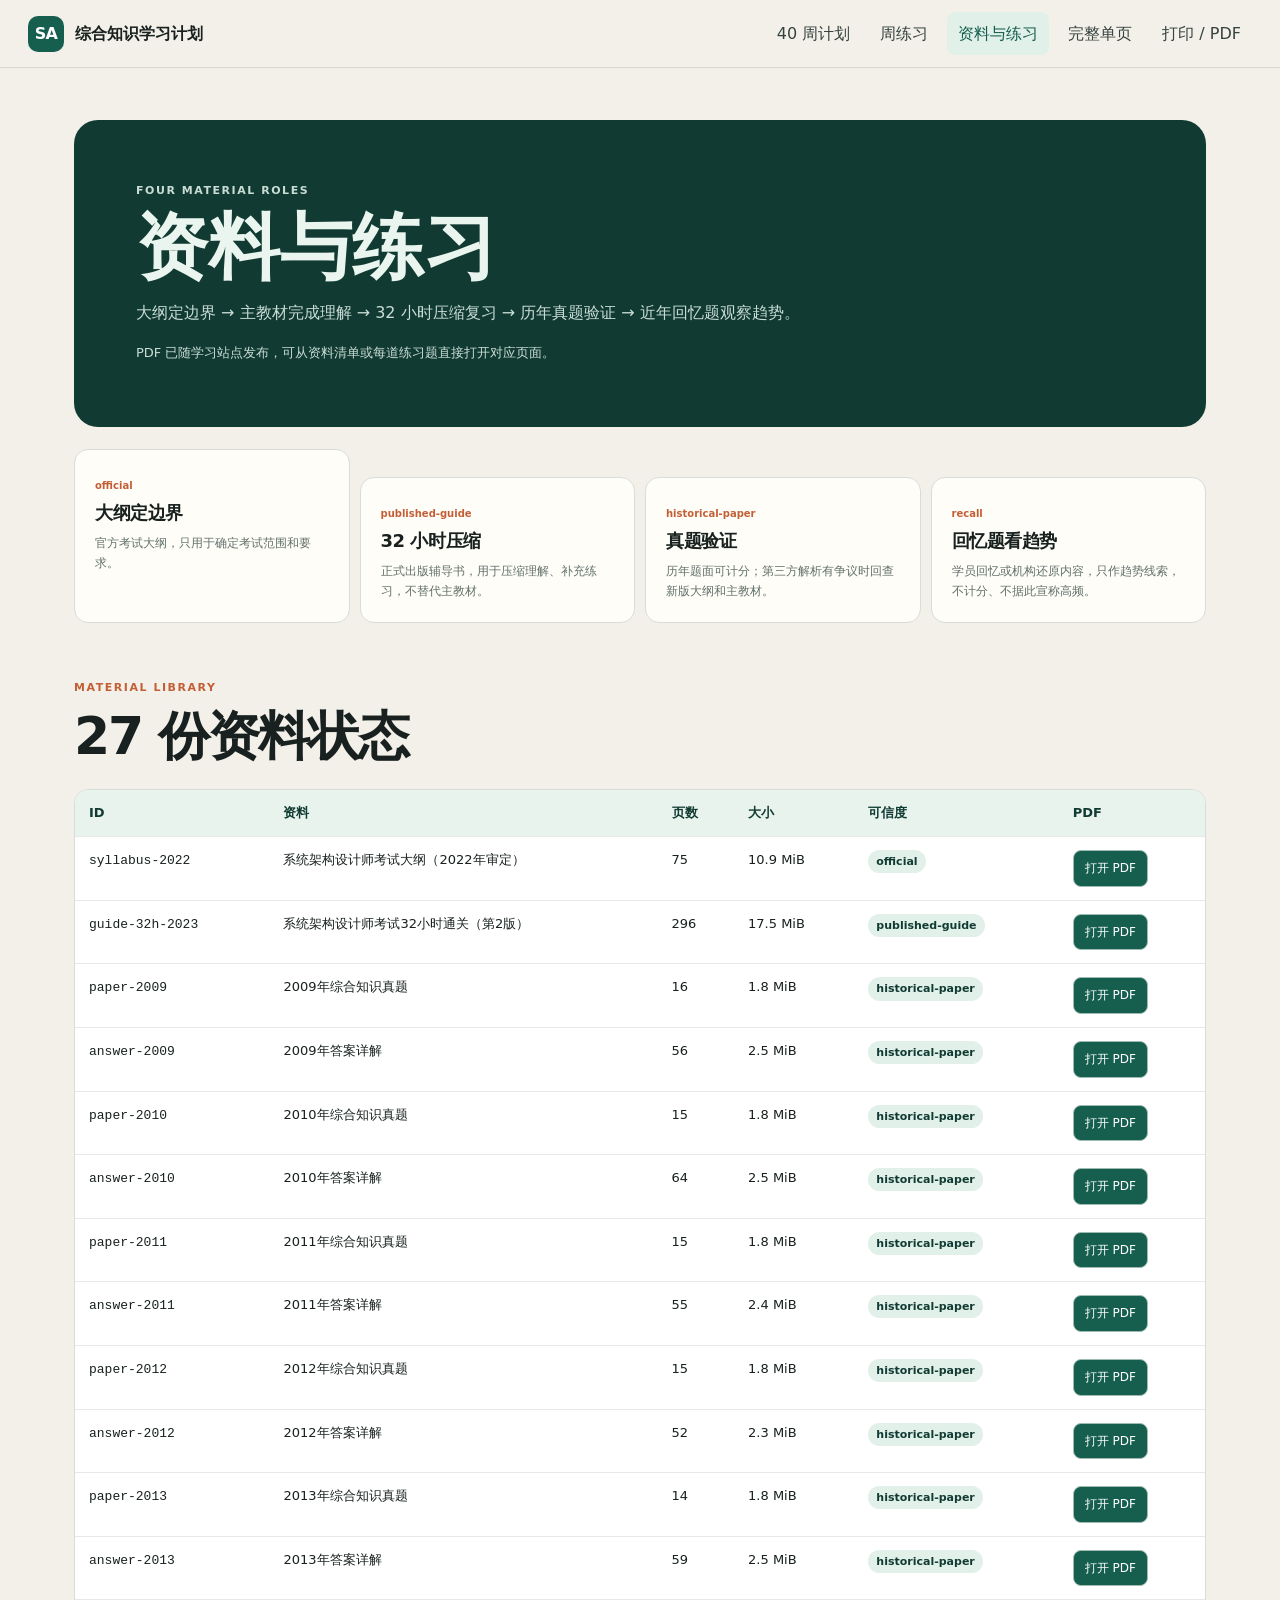
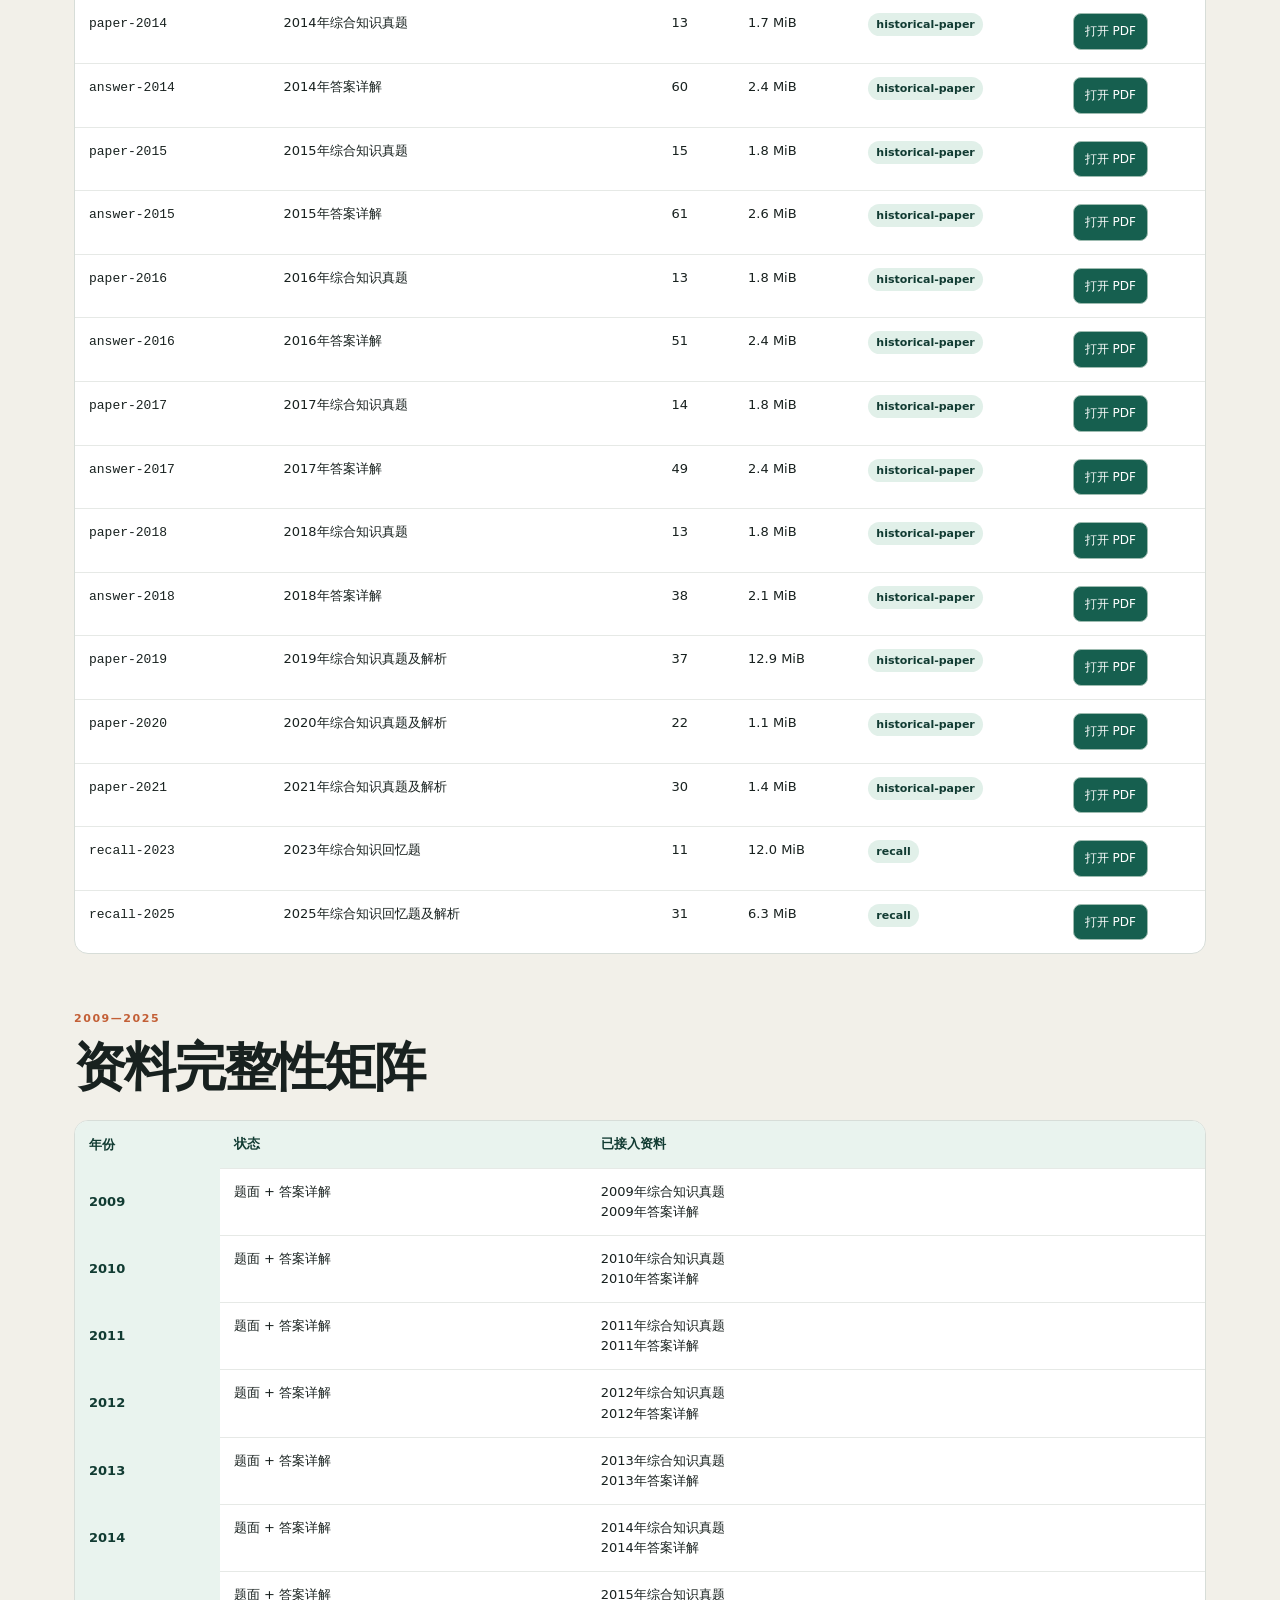
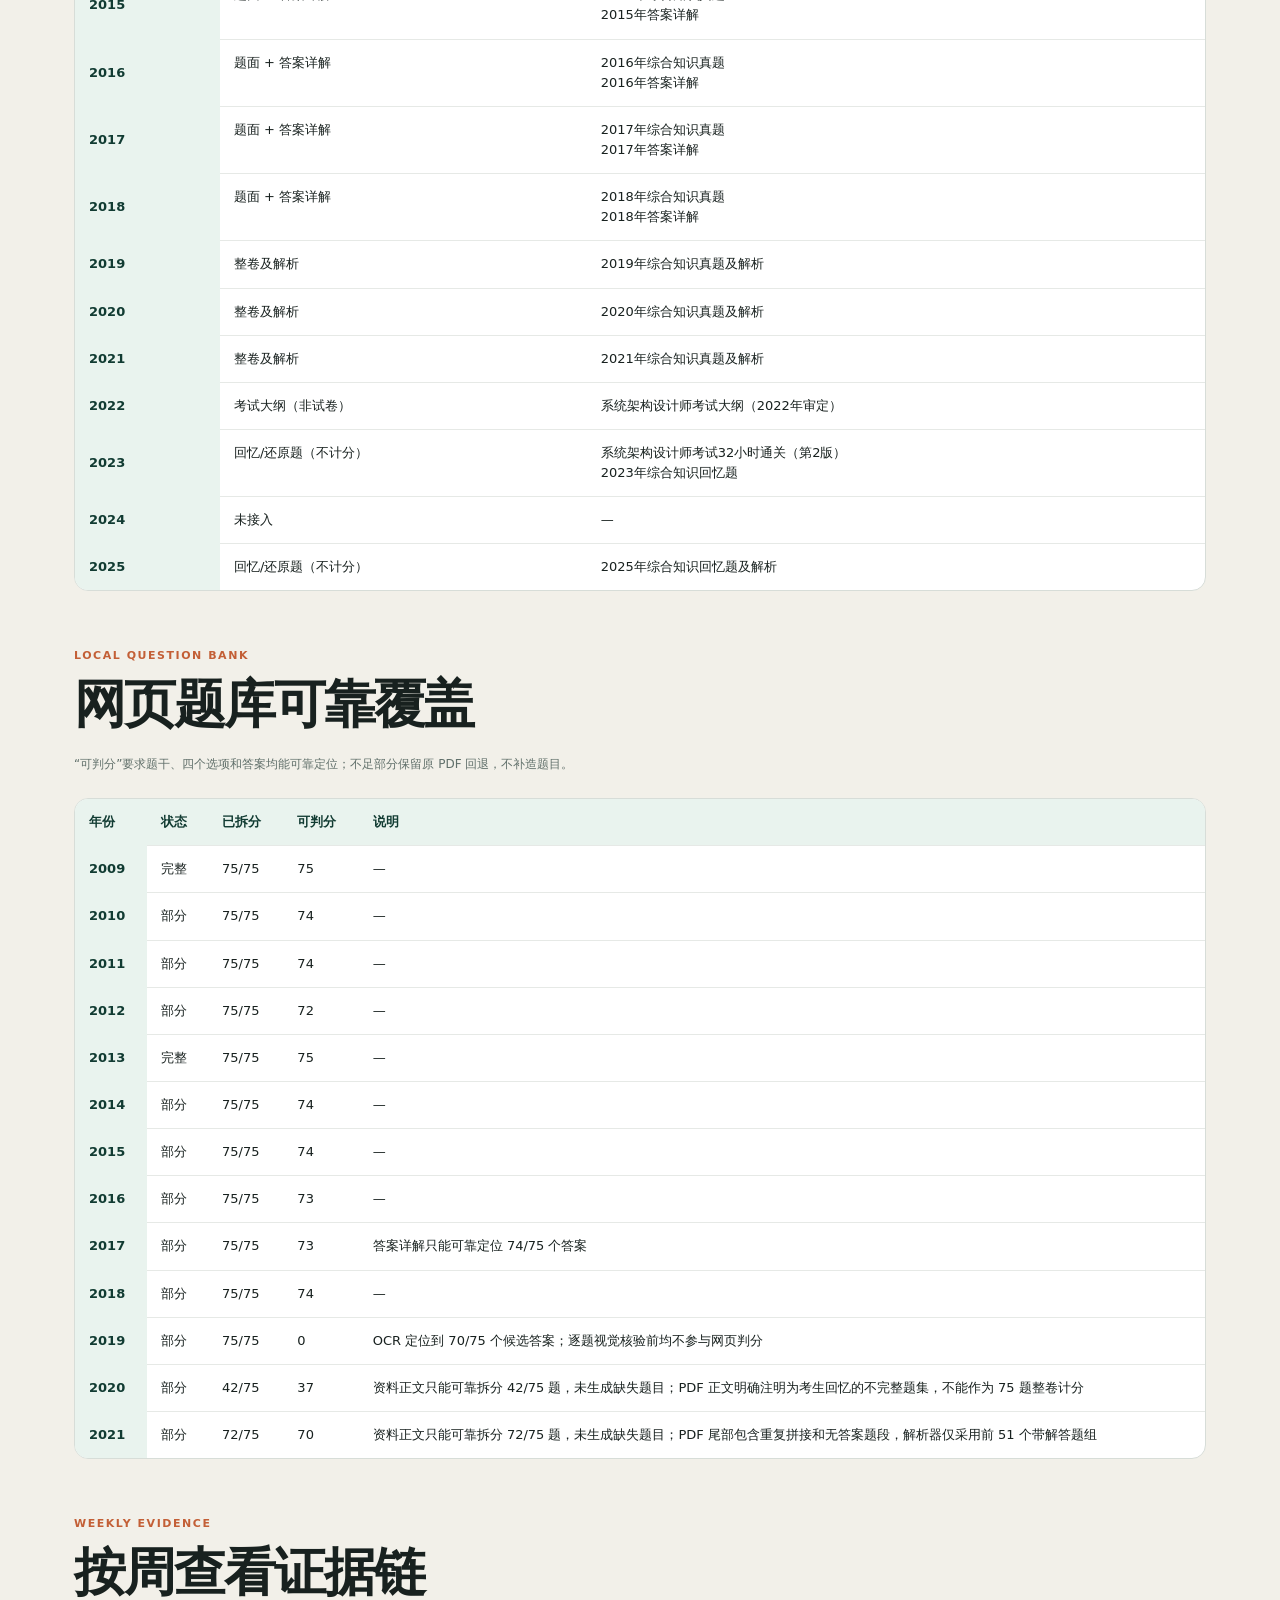
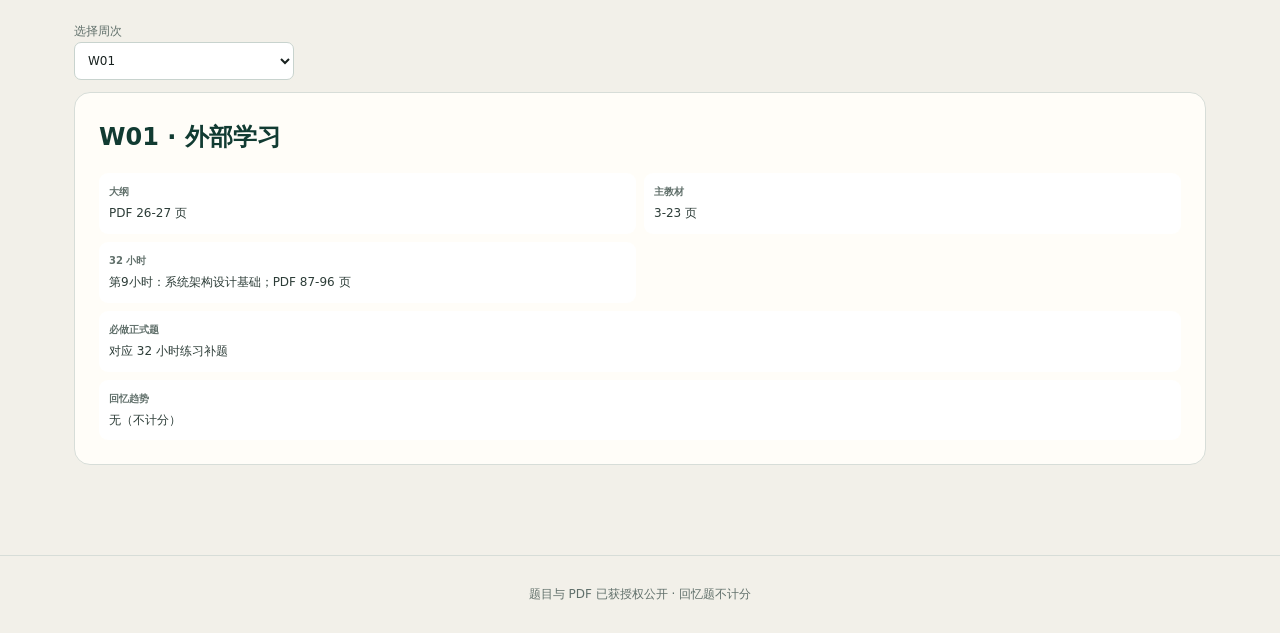
<file: html/materials.html>
<!doctype html>
<html lang="zh-CN"><head><meta charset="utf-8"><meta name="viewport" content="width=device-width, initial-scale=1"><meta name="description" content="系统架构设计师四类备考资料、可信度与逐周证据映射"><title>资料与练习｜系统架构设计师综合知识</title><link rel="stylesheet" href="assets/styles.css"></head>
<body><a class="skip-link" href="#main">跳到正文</a><header class="topbar"><a class="brand" href="index.html"><span>SA</span><strong>综合知识学习计划</strong></a><nav><a href="04-weekly-plan.html">40 周计划</a><a href="practices.html">周练习</a><a href="materials.html" class="active" aria-current="page">资料与练习</a><a href="complete-plan.html">完整单页</a><button type="button" onclick="window.print()">打印 / PDF</button></nav></header>
<main class="materials-main" id="main"><section class="materials-hero"><p class="eyebrow">FOUR MATERIAL ROLES</p><h1>资料与练习</h1><p>大纲定边界 → 主教材完成理解 → 32 小时压缩复习 → 历年真题验证 → 近年回忆题观察趋势。</p><p class="local-mode-note">PDF 已随学习站点发布，可从资料清单或每道练习题直接打开对应页面。</p></section>
<section class="trust-grid"><article class="trust-card"><span>official</span><h2>大纲定边界</h2><p>官方考试大纲，只用于确定考试范围和要求。</p></article><article class="trust-card"><span>published-guide</span><h2>32 小时压缩</h2><p>正式出版辅导书，用于压缩理解、补充练习，不替代主教材。</p></article><article class="trust-card"><span>historical-paper</span><h2>真题验证</h2><p>历年题面可计分；第三方解析有争议时回查新版大纲和主教材。</p></article><article class="trust-card"><span>recall</span><h2>回忆题看趋势</h2><p>学员回忆或机构还原内容，只作趋势线索，不计分、不据此宣称高频。</p></article></section>
<section class="material-section"><div class="section-heading"><p class="eyebrow">MATERIAL LIBRARY</p><h2>27 份资料状态</h2></div><div class="table-wrap"><table><thead><tr><th>ID</th><th>资料</th><th>页数</th><th>大小</th><th>可信度</th><th>PDF</th></tr></thead><tbody><tr><td><code>syllabus-2022</code></td><td>系统架构设计师考试大纲（2022年审定）</td><td>75</td><td>10.9 MiB</td><td><span class="trust-badge">official</span></td><td><button type="button" class="material-link" data-material-path="outline/2022-系统架构设计师考试大纲.pdf">打开 PDF</button></td></tr><tr><td><code>guide-32h-2023</code></td><td>系统架构设计师考试32小时通关（第2版）</td><td>296</td><td>17.5 MiB</td><td><span class="trust-badge">published-guide</span></td><td><button type="button" class="material-link" data-material-path="guide/2023-考试32小时通关-第2版.pdf">打开 PDF</button></td></tr><tr><td><code>paper-2009</code></td><td>2009年综合知识真题</td><td>16</td><td>1.8 MiB</td><td><span class="trust-badge">historical-paper</span></td><td><button type="button" class="material-link" data-material-path="papers/2009-综合知识.pdf">打开 PDF</button></td></tr><tr><td><code>answer-2009</code></td><td>2009年答案详解</td><td>56</td><td>2.5 MiB</td><td><span class="trust-badge">historical-paper</span></td><td><button type="button" class="material-link" data-material-path="papers/2009-答案详解.pdf">打开 PDF</button></td></tr><tr><td><code>paper-2010</code></td><td>2010年综合知识真题</td><td>15</td><td>1.8 MiB</td><td><span class="trust-badge">historical-paper</span></td><td><button type="button" class="material-link" data-material-path="papers/2010-综合知识.pdf">打开 PDF</button></td></tr><tr><td><code>answer-2010</code></td><td>2010年答案详解</td><td>64</td><td>2.5 MiB</td><td><span class="trust-badge">historical-paper</span></td><td><button type="button" class="material-link" data-material-path="papers/2010-答案详解.pdf">打开 PDF</button></td></tr><tr><td><code>paper-2011</code></td><td>2011年综合知识真题</td><td>15</td><td>1.8 MiB</td><td><span class="trust-badge">historical-paper</span></td><td><button type="button" class="material-link" data-material-path="papers/2011-综合知识.pdf">打开 PDF</button></td></tr><tr><td><code>answer-2011</code></td><td>2011年答案详解</td><td>55</td><td>2.4 MiB</td><td><span class="trust-badge">historical-paper</span></td><td><button type="button" class="material-link" data-material-path="papers/2011-答案详解.pdf">打开 PDF</button></td></tr><tr><td><code>paper-2012</code></td><td>2012年综合知识真题</td><td>15</td><td>1.8 MiB</td><td><span class="trust-badge">historical-paper</span></td><td><button type="button" class="material-link" data-material-path="papers/2012-综合知识.pdf">打开 PDF</button></td></tr><tr><td><code>answer-2012</code></td><td>2012年答案详解</td><td>52</td><td>2.3 MiB</td><td><span class="trust-badge">historical-paper</span></td><td><button type="button" class="material-link" data-material-path="papers/2012-答案详解.pdf">打开 PDF</button></td></tr><tr><td><code>paper-2013</code></td><td>2013年综合知识真题</td><td>14</td><td>1.8 MiB</td><td><span class="trust-badge">historical-paper</span></td><td><button type="button" class="material-link" data-material-path="papers/2013-综合知识.pdf">打开 PDF</button></td></tr><tr><td><code>answer-2013</code></td><td>2013年答案详解</td><td>59</td><td>2.5 MiB</td><td><span class="trust-badge">historical-paper</span></td><td><button type="button" class="material-link" data-material-path="papers/2013-答案详解.pdf">打开 PDF</button></td></tr><tr><td><code>paper-2014</code></td><td>2014年综合知识真题</td><td>13</td><td>1.7 MiB</td><td><span class="trust-badge">historical-paper</span></td><td><button type="button" class="material-link" data-material-path="papers/2014-综合知识.pdf">打开 PDF</button></td></tr><tr><td><code>answer-2014</code></td><td>2014年答案详解</td><td>60</td><td>2.4 MiB</td><td><span class="trust-badge">historical-paper</span></td><td><button type="button" class="material-link" data-material-path="papers/2014-答案详解.pdf">打开 PDF</button></td></tr><tr><td><code>paper-2015</code></td><td>2015年综合知识真题</td><td>15</td><td>1.8 MiB</td><td><span class="trust-badge">historical-paper</span></td><td><button type="button" class="material-link" data-material-path="papers/2015-综合知识.pdf">打开 PDF</button></td></tr><tr><td><code>answer-2015</code></td><td>2015年答案详解</td><td>61</td><td>2.6 MiB</td><td><span class="trust-badge">historical-paper</span></td><td><button type="button" class="material-link" data-material-path="papers/2015-答案详解.pdf">打开 PDF</button></td></tr><tr><td><code>paper-2016</code></td><td>2016年综合知识真题</td><td>13</td><td>1.8 MiB</td><td><span class="trust-badge">historical-paper</span></td><td><button type="button" class="material-link" data-material-path="papers/2016-综合知识.pdf">打开 PDF</button></td></tr><tr><td><code>answer-2016</code></td><td>2016年答案详解</td><td>51</td><td>2.4 MiB</td><td><span class="trust-badge">historical-paper</span></td><td><button type="button" class="material-link" data-material-path="papers/2016-答案详解.pdf">打开 PDF</button></td></tr><tr><td><code>paper-2017</code></td><td>2017年综合知识真题</td><td>14</td><td>1.8 MiB</td><td><span class="trust-badge">historical-paper</span></td><td><button type="button" class="material-link" data-material-path="papers/2017-综合知识.pdf">打开 PDF</button></td></tr><tr><td><code>answer-2017</code></td><td>2017年答案详解</td><td>49</td><td>2.4 MiB</td><td><span class="trust-badge">historical-paper</span></td><td><button type="button" class="material-link" data-material-path="papers/2017-答案详解.pdf">打开 PDF</button></td></tr><tr><td><code>paper-2018</code></td><td>2018年综合知识真题</td><td>13</td><td>1.8 MiB</td><td><span class="trust-badge">historical-paper</span></td><td><button type="button" class="material-link" data-material-path="papers/2018-综合知识.pdf">打开 PDF</button></td></tr><tr><td><code>answer-2018</code></td><td>2018年答案详解</td><td>38</td><td>2.1 MiB</td><td><span class="trust-badge">historical-paper</span></td><td><button type="button" class="material-link" data-material-path="papers/2018-答案详解.pdf">打开 PDF</button></td></tr><tr><td><code>paper-2019</code></td><td>2019年综合知识真题及解析</td><td>37</td><td>12.9 MiB</td><td><span class="trust-badge">historical-paper</span></td><td><button type="button" class="material-link" data-material-path="papers/2019-综合知识及解析.pdf">打开 PDF</button></td></tr><tr><td><code>paper-2020</code></td><td>2020年综合知识真题及解析</td><td>22</td><td>1.1 MiB</td><td><span class="trust-badge">historical-paper</span></td><td><button type="button" class="material-link" data-material-path="papers/2020-综合知识及解析.pdf">打开 PDF</button></td></tr><tr><td><code>paper-2021</code></td><td>2021年综合知识真题及解析</td><td>30</td><td>1.4 MiB</td><td><span class="trust-badge">historical-paper</span></td><td><button type="button" class="material-link" data-material-path="papers/2021-综合知识及解析.pdf">打开 PDF</button></td></tr><tr><td><code>recall-2023</code></td><td>2023年综合知识回忆题</td><td>11</td><td>12.0 MiB</td><td><span class="trust-badge">recall</span></td><td><button type="button" class="material-link" data-material-path="recall/2023-综合知识回忆题.pdf">打开 PDF</button></td></tr><tr><td><code>recall-2025</code></td><td>2025年综合知识回忆题及解析</td><td>31</td><td>6.3 MiB</td><td><span class="trust-badge">recall</span></td><td><button type="button" class="material-link" data-material-path="recall/2025-综合知识回忆题及解析.pdf">打开 PDF</button></td></tr></tbody></table></div></section>
<section class="material-section"><div class="section-heading"><p class="eyebrow">2009—2025</p><h2>资料完整性矩阵</h2></div><div class="table-wrap"><table><thead><tr><th>年份</th><th>状态</th><th>已接入资料</th></tr></thead><tbody><tr><th>2009</th><td>题面 + 答案详解</td><td>2009年综合知识真题<br>2009年答案详解</td></tr><tr><th>2010</th><td>题面 + 答案详解</td><td>2010年综合知识真题<br>2010年答案详解</td></tr><tr><th>2011</th><td>题面 + 答案详解</td><td>2011年综合知识真题<br>2011年答案详解</td></tr><tr><th>2012</th><td>题面 + 答案详解</td><td>2012年综合知识真题<br>2012年答案详解</td></tr><tr><th>2013</th><td>题面 + 答案详解</td><td>2013年综合知识真题<br>2013年答案详解</td></tr><tr><th>2014</th><td>题面 + 答案详解</td><td>2014年综合知识真题<br>2014年答案详解</td></tr><tr><th>2015</th><td>题面 + 答案详解</td><td>2015年综合知识真题<br>2015年答案详解</td></tr><tr><th>2016</th><td>题面 + 答案详解</td><td>2016年综合知识真题<br>2016年答案详解</td></tr><tr><th>2017</th><td>题面 + 答案详解</td><td>2017年综合知识真题<br>2017年答案详解</td></tr><tr><th>2018</th><td>题面 + 答案详解</td><td>2018年综合知识真题<br>2018年答案详解</td></tr><tr><th>2019</th><td>整卷及解析</td><td>2019年综合知识真题及解析</td></tr><tr><th>2020</th><td>整卷及解析</td><td>2020年综合知识真题及解析</td></tr><tr><th>2021</th><td>整卷及解析</td><td>2021年综合知识真题及解析</td></tr><tr><th>2022</th><td>考试大纲（非试卷）</td><td>系统架构设计师考试大纲（2022年审定）</td></tr><tr><th>2023</th><td>回忆/还原题（不计分）</td><td>系统架构设计师考试32小时通关（第2版）<br>2023年综合知识回忆题</td></tr><tr><th>2024</th><td>未接入</td><td>—</td></tr><tr><th>2025</th><td>回忆/还原题（不计分）</td><td>2025年综合知识回忆题及解析</td></tr></tbody></table></div></section>
<section class="material-section"><div class="section-heading"><p class="eyebrow">LOCAL QUESTION BANK</p><h2>网页题库可靠覆盖</h2></div><p class="muted">“可判分”要求题干、四个选项和答案均能可靠定位；不足部分保留原 PDF 回退，不补造题目。</p><div class="table-wrap"><table><thead><tr><th>年份</th><th>状态</th><th>已拆分</th><th>可判分</th><th>说明</th></tr></thead><tbody><tr><th>2009</th><td>完整</td><td>75/75</td><td>75</td><td>—</td></tr><tr><th>2010</th><td>部分</td><td>75/75</td><td>74</td><td>—</td></tr><tr><th>2011</th><td>部分</td><td>75/75</td><td>74</td><td>—</td></tr><tr><th>2012</th><td>部分</td><td>75/75</td><td>72</td><td>—</td></tr><tr><th>2013</th><td>完整</td><td>75/75</td><td>75</td><td>—</td></tr><tr><th>2014</th><td>部分</td><td>75/75</td><td>74</td><td>—</td></tr><tr><th>2015</th><td>部分</td><td>75/75</td><td>74</td><td>—</td></tr><tr><th>2016</th><td>部分</td><td>75/75</td><td>73</td><td>—</td></tr><tr><th>2017</th><td>部分</td><td>75/75</td><td>73</td><td>答案详解只能可靠定位 74/75 个答案</td></tr><tr><th>2018</th><td>部分</td><td>75/75</td><td>74</td><td>—</td></tr><tr><th>2019</th><td>部分</td><td>75/75</td><td>0</td><td>OCR 定位到 70/75 个候选答案；逐题视觉核验前均不参与网页判分</td></tr><tr><th>2020</th><td>部分</td><td>42/75</td><td>37</td><td>资料正文只能可靠拆分 42/75 题，未生成缺失题目；PDF 正文明确注明为考生回忆的不完整题集，不能作为 75 题整卷计分</td></tr><tr><th>2021</th><td>部分</td><td>72/75</td><td>70</td><td>资料正文只能可靠拆分 72/75 题，未生成缺失题目；PDF 尾部包含重复拼接和无答案题段，解析器仅采用前 51 个带解答题组</td></tr></tbody></table></div></section>
<section class="material-section"><div class="section-heading"><p class="eyebrow">WEEKLY EVIDENCE</p><h2>按周查看证据链</h2></div><label class="week-filter">选择周次<select id="material-week-select"><option>W01</option><option>W02</option><option>W03</option><option>W04</option><option>W05</option><option>W06</option><option>W07</option><option>W08</option><option>W09</option><option>W10</option><option>W11</option><option>W12</option><option>W13</option><option>W14</option><option>W15</option><option>W16</option><option>W17</option><option>W18</option><option>W19</option><option>W20</option><option>W21</option><option>W22</option><option>W23</option><option>W24</option><option>W25</option><option>W26</option><option>W27</option><option>W28</option><option>W29</option><option>W30</option><option>W31</option><option>W32</option><option>W33</option><option>W34</option><option>W35</option><option>W36</option><option>W37</option><option>W38</option><option>W39</option><option>W40</option></select></label><section class="week-evidence-panel" data-material-week="W01"><h2>W01 · 外部学习</h2><dl><div><dt>大纲</dt><dd>PDF 26-27 页</dd></div><div><dt>主教材</dt><dd>3-23 页</dd></div><div><dt>32 小时</dt><dd>第9小时：系统架构设计基础；PDF 87-96 页</dd></div><div><dt>必做正式题</dt><dd>对应 32 小时练习补题</dd></div><div><dt>回忆趋势</dt><dd>无（不计分）</dd></div></dl></section><section class="week-evidence-panel" data-material-week="W02" hidden><h2>W02 · 项目辅导</h2><dl><div><dt>大纲</dt><dd>PDF 27-28 页</dd></div><div><dt>主教材</dt><dd>24-27 页</dd></div><div><dt>32 小时</dt><dd>第1小时：计算机系统基础知识；PDF 10-20 页</dd></div><div><dt>必做正式题</dt><dd>2018 年 10 题（题面 5 页 / 答案 4 页）；2018 年 12 题（题面 5 页 / 答案 5 页）</dd></div><div><dt>回忆趋势</dt><dd>硬件与嵌入式题：10、15、16（不计分）</dd></div></dl></section><section class="week-evidence-panel" data-material-week="W03" hidden><h2>W03 · 项目辅导</h2><dl><div><dt>大纲</dt><dd>PDF 28-29 页</dd></div><div><dt>主教材</dt><dd>28-40 页</dd></div><div><dt>32 小时</dt><dd>第1小时：计算机系统基础知识；PDF 10-20 页</dd></div><div><dt>必做正式题</dt><dd>2018 年 1 题（题面 3 页 / 答案 2 页）；2018 年 2—3 题（题面 3 页 / 答案 2 页）</dd></div><div><dt>回忆趋势</dt><dd>操作系统题：1、22、23（不计分）</dd></div></dl></section><section class="week-evidence-panel" data-material-week="W04" hidden><h2>W04 · 项目辅导</h2><dl><div><dt>大纲</dt><dd>PDF 29-32 页</dd></div><div><dt>主教材</dt><dd>32-46 页</dd></div><div><dt>32 小时</dt><dd>第1小时：计算机系统基础知识；PDF 10-20 页</dd></div><div><dt>必做正式题</dt><dd>2018 年 36—38 题（题面 8 页 / 答案 8—9 页）；2018 年 39 题（题面 8 页 / 答案 9 页）</dd></div><div><dt>回忆趋势</dt><dd>无（不计分）</dd></div></dl></section><section class="week-evidence-panel" data-material-week="W05" hidden><h2>W05 · 项目辅导</h2><dl><div><dt>大纲</dt><dd>PDF 35-37 页</dd></div><div><dt>主教材</dt><dd>47-55 页</dd></div><div><dt>32 小时</dt><dd>第2小时：嵌入式基础知识；PDF 21-27 页</dd></div><div><dt>必做正式题</dt><dd>2018 年 9 题（题面 4 页 / 答案 4 页）；2018 年 11 题（题面 5 页 / 答案 4 页）</dd></div><div><dt>回忆趋势</dt><dd>无（不计分）</dd></div></dl></section><section class="week-evidence-panel" data-material-week="W06" hidden><h2>W06 · 项目辅导</h2><dl><div><dt>大纲</dt><dd>PDF 29-30 页</dd></div><div><dt>主教材</dt><dd>56-62 页</dd></div><div><dt>32 小时</dt><dd>第3小时：计算机网络基础知识；PDF 28-34 页</dd></div><div><dt>必做正式题</dt><dd>2011 年 14 题（题面 5 页 / 答案 8 页）；2010 年 15 题（题面 5 页 / 答案 8 页）</dd></div><div><dt>回忆趋势</dt><dd>无（不计分）</dd></div></dl></section><section class="week-evidence-panel" data-material-week="W07" hidden><h2>W07 · 项目辅导</h2><dl><div><dt>大纲</dt><dd>PDF 30-32 页</dd></div><div><dt>主教材</dt><dd>63-75 页</dd></div><div><dt>32 小时</dt><dd>第3小时：计算机网络基础知识；PDF 28-34 页</dd></div><div><dt>必做正式题</dt><dd>2018 年 14 题（题面 5 页 / 答案 5 页）；2018 年 15 题（题面 5 页 / 答案 5 页）</dd></div><div><dt>回忆趋势</dt><dd>网络题：2、5、14（不计分）</dd></div></dl></section><section class="week-evidence-panel" data-material-week="W08" hidden><h2>W08 · 项目辅导</h2><dl><div><dt>大纲</dt><dd>PDF 32-33 页</dd></div><div><dt>主教材</dt><dd>75-90 页</dd></div><div><dt>32 小时</dt><dd>第1小时：语言与多媒体；PDF 10-20 页</dd></div><div><dt>必做正式题</dt><dd>2015 年 47 题（题面 10 页 / 答案 22 页）；2015 年 50 题（题面 11 页 / 答案 23 页）</dd></div><div><dt>回忆趋势</dt><dd>无（不计分）</dd></div></dl></section><section class="week-evidence-panel" data-material-week="W09" hidden><h2>W09 · 项目辅导</h2><dl><div><dt>大纲</dt><dd>PDF 33 页</dd></div><div><dt>主教材</dt><dd>91-104 页</dd></div><div><dt>32 小时</dt><dd>第6小时：系统工程基础知识；PDF 50-54 页</dd></div><div><dt>必做正式题</dt><dd>2018 年 16—17 题（题面 6 页 / 答案 5 页）；2018 年 18—21 题（题面 6 页 / 答案 6 页）</dd></div><div><dt>回忆趋势</dt><dd>无（不计分）</dd></div></dl></section><section class="week-evidence-panel" data-material-week="W10" hidden><h2>W10 · 项目辅导</h2><dl><div><dt>大纲</dt><dd>PDF 33-34 页</dd></div><div><dt>主教材</dt><dd>105-113 页</dd></div><div><dt>32 小时</dt><dd>第4小时：信息系统基础知识；PDF 36-42 页</dd></div><div><dt>必做正式题</dt><dd>2017 年 18—19 题（题面 6 页 / 答案 10—11 页）；2017 年 20—21 题（题面 6 页 / 答案 12 页）</dd></div><div><dt>回忆趋势</dt><dd>无（不计分）</dd></div></dl></section><section class="week-evidence-panel" data-material-week="W11" hidden><h2>W11 · 项目辅导</h2><dl><div><dt>大纲</dt><dd>PDF 34-37 页</dd></div><div><dt>主教材</dt><dd>114-144 页</dd></div><div><dt>32 小时</dt><dd>第4小时：信息系统基础知识；PDF 36-42 页</dd></div><div><dt>必做正式题</dt><dd>2018 年 8 题（题面 4 页 / 答案 4 页）；2016 年 18—19 题（题面 5 页 / 答案 7 页）</dd></div><div><dt>回忆趋势</dt><dd>无（不计分）</dd></div></dl></section><section class="week-evidence-panel" data-material-week="W12" hidden><h2>W12 · 项目辅导</h2><dl><div><dt>大纲</dt><dd>PDF 37-39 页</dd></div><div><dt>主教材</dt><dd>145-152 页</dd></div><div><dt>32 小时</dt><dd>第5小时：信息安全技术基础知识；PDF 43-49 页</dd></div><div><dt>必做正式题</dt><dd>2017 年 13 题（题面 5 页 / 答案 7 页）；2016 年 64 题（题面 11 页 / 答案 24 页）</dd></div><div><dt>回忆趋势</dt><dd>信息安全题：60（不计分）</dd></div></dl></section><section class="week-evidence-panel" data-material-week="W13" hidden><h2>W13 · 项目辅导</h2><dl><div><dt>大纲</dt><dd>PDF 38-40 页</dd></div><div><dt>主教材</dt><dd>153-159 页</dd></div><div><dt>32 小时</dt><dd>第5小时：信息安全技术基础知识；PDF 43-49 页</dd></div><div><dt>必做正式题</dt><dd>2018 年 64—65 题（题面 11 页 / 答案 12 页）；2013 年 64 题（题面 12 页 / 答案 23 页）</dd></div><div><dt>回忆趋势</dt><dd>无（不计分）</dd></div></dl></section><section class="week-evidence-panel" data-material-week="W14" hidden><h2>W14 · 项目辅导</h2><dl><div><dt>大纲</dt><dd>PDF 40-41 页</dd></div><div><dt>主教材</dt><dd>160-174 页</dd></div><div><dt>32 小时</dt><dd>第5小时：信息安全技术基础知识；PDF 43-49 页</dd></div><div><dt>必做正式题</dt><dd>2017 年 64—65 题（题面 12 页 / 答案 23 页）；2016 年 65 题（题面 11 页 / 答案 24 页）</dd></div><div><dt>回忆趋势</dt><dd>无（不计分）</dd></div></dl></section><section class="week-evidence-panel" data-material-week="W15" hidden><h2>W15 · 项目辅导</h2><dl><div><dt>大纲</dt><dd>PDF 41-42 页</dd></div><div><dt>主教材</dt><dd>175-184 页</dd></div><div><dt>32 小时</dt><dd>第7小时：软件工程基础知识；PDF 55-67 页</dd></div><div><dt>必做正式题</dt><dd>2018 年 26 题（题面 7 页 / 答案 7 页）；2018 年 27—28 题（题面 7 页 / 答案 7 页）</dd></div><div><dt>回忆趋势</dt><dd>软件工程题：3、6、8（不计分）</dd></div></dl></section><section class="week-evidence-panel" data-material-week="W16" hidden><h2>W16 · 项目辅导</h2><dl><div><dt>大纲</dt><dd>PDF 42 页</dd></div><div><dt>主教材</dt><dd>185-192 页</dd></div><div><dt>32 小时</dt><dd>第7小时：软件工程基础知识；PDF 55-67 页</dd></div><div><dt>必做正式题</dt><dd>2018 年 24 题（题面 6 页 / 答案 7 页）；2018 年 25 题（题面 7 页 / 答案 7 页）</dd></div><div><dt>回忆趋势</dt><dd>无（不计分）</dd></div></dl></section><section class="week-evidence-panel" data-material-week="W17" hidden><h2>W17 · 项目辅导</h2><dl><div><dt>大纲</dt><dd>PDF 42-44 页</dd></div><div><dt>主教材</dt><dd>192-199 页</dd></div><div><dt>32 小时</dt><dd>第7小时：软件工程基础知识；PDF 55-67 页</dd></div><div><dt>必做正式题</dt><dd>2018 年 31 题（题面 7 页 / 答案 8 页）；2018 年 32—33 题（题面 7 页 / 答案 8 页）</dd></div><div><dt>回忆趋势</dt><dd>无（不计分）</dd></div></dl></section><section class="week-evidence-panel" data-material-week="W18" hidden><h2>W18 · 项目辅导</h2><dl><div><dt>大纲</dt><dd>PDF 43-45 页</dd></div><div><dt>主教材</dt><dd>200-204 页</dd></div><div><dt>32 小时</dt><dd>第7小时：软件工程基础知识；PDF 55-67 页</dd></div><div><dt>必做正式题</dt><dd>2018 年 54—57 题（题面 10 页 / 答案 11 页）；2017 年 32—34 题（题面 8 页 / 答案 17 页）</dd></div><div><dt>回忆趋势</dt><dd>UML 与面向对象主题摘要（不计分）</dd></div></dl></section><section class="week-evidence-panel" data-material-week="W19" hidden><h2>W19 · 项目辅导</h2><dl><div><dt>大纲</dt><dd>PDF 45-46 页</dd></div><div><dt>主教材</dt><dd>205-217 页</dd></div><div><dt>32 小时</dt><dd>第7小时：软件工程基础知识；PDF 55-67 页</dd></div><div><dt>必做正式题</dt><dd>2018 年 22 题（题面 6 页 / 答案 6 页）；2018 年 34 题（题面 8 页 / 答案 8 页）</dd></div><div><dt>回忆趋势</dt><dd>无（不计分）</dd></div></dl></section><section class="week-evidence-panel" data-material-week="W20" hidden><h2>W20 · 项目辅导</h2><dl><div><dt>大纲</dt><dd>PDF 46-47 页</dd></div><div><dt>主教材</dt><dd>218-223 页</dd></div><div><dt>32 小时</dt><dd>第8小时：数据库设计基础知识；PDF 68-85 页</dd></div><div><dt>必做正式题</dt><dd>2017 年 12 题（题面 5 页 / 答案 6 页）；2016 年 12 题（题面 4 页 / 答案 5 页）</dd></div><div><dt>回忆趋势</dt><dd>无（不计分）</dd></div></dl></section><section class="week-evidence-panel" data-material-week="W21" hidden><h2>W21 · 项目辅导</h2><dl><div><dt>大纲</dt><dd>PDF 47-49 页</dd></div><div><dt>主教材</dt><dd>224-230 页</dd></div><div><dt>32 小时</dt><dd>第8小时：数据库设计基础知识；PDF 68-85 页</dd></div><div><dt>必做正式题</dt><dd>2017 年 11 题（题面 5 页 / 答案 6 页）；2016 年 9 题（题面 4 页 / 答案 5 页）</dd></div><div><dt>回忆趋势</dt><dd>数据库题：7、27、28（不计分）</dd></div></dl></section><section class="week-evidence-panel" data-material-week="W22" hidden><h2>W22 · 项目辅导</h2><dl><div><dt>大纲</dt><dd>PDF 48-49 页</dd></div><div><dt>主教材</dt><dd>231-233 页</dd></div><div><dt>32 小时</dt><dd>第8小时：数据库设计基础知识；PDF 68-85 页</dd></div><div><dt>必做正式题</dt><dd>2017 年 9—10 题（题面 4 页 / 答案 5 页）；2016 年 10—11 题（题面 4 页 / 答案 5 页）</dd></div><div><dt>回忆趋势</dt><dd>无（不计分）</dd></div></dl></section><section class="week-evidence-panel" data-material-week="W23" hidden><h2>W23 · 项目辅导</h2><dl><div><dt>大纲</dt><dd>PDF 49-50 页</dd></div><div><dt>主教材</dt><dd>234-247 页</dd></div><div><dt>32 小时</dt><dd>第8小时：数据库设计基础知识；PDF 68-85 页</dd></div><div><dt>必做正式题</dt><dd>2010 年 5 题（题面 3 页 / 答案 4 页）；2009 年 5 题（题面 3 页 / 答案 3 页）</dd></div><div><dt>回忆趋势</dt><dd>无（不计分）</dd></div></dl></section><section class="week-evidence-panel" data-material-week="W24" hidden><h2>W24 · 项目辅导</h2><dl><div><dt>大纲</dt><dd>PDF 50 页</dd></div><div><dt>主教材</dt><dd>248-253 页</dd></div><div><dt>32 小时</dt><dd>第9小时：系统架构设计基础知识；PDF 87-96 页</dd></div><div><dt>必做正式题</dt><dd>2016 年 5—6 题（题面 3 页 / 答案 3 页）；2016 年 22 题（题面 5 页 / 答案 8 页）</dd></div><div><dt>回忆趋势</dt><dd>无（不计分）</dd></div></dl></section><section class="week-evidence-panel" data-material-week="W25" hidden><h2>W25 · 项目辅导</h2><dl><div><dt>大纲</dt><dd>PDF 50-51 页</dd></div><div><dt>主教材</dt><dd>254-258 页</dd></div><div><dt>32 小时</dt><dd>第9小时：系统架构设计基础知识；PDF 87-96 页</dd></div><div><dt>必做正式题</dt><dd>2014 年 53 题（题面 10 页 / 答案 23 页）；2013 年 52—56 题（题面 11 页 / 答案 21 页）</dd></div><div><dt>回忆趋势</dt><dd>无（不计分）</dd></div></dl></section><section class="week-evidence-panel" data-material-week="W26" hidden><h2>W26 · 项目辅导</h2><dl><div><dt>大纲</dt><dd>PDF 50-53 页</dd></div><div><dt>主教材</dt><dd>259-270 页</dd></div><div><dt>32 小时</dt><dd>第9小时：系统架构设计基础知识；PDF 87-96 页</dd></div><div><dt>必做正式题</dt><dd>2018 年 49—50 题（题面 10 页 / 答案 11 页）；2017 年 48—50 题（题面 10 页 / 答案 21 页）</dd></div><div><dt>回忆趋势</dt><dd>架构风格主题摘要（不计分）</dd></div></dl></section><section class="week-evidence-panel" data-material-week="W27" hidden><h2>W27 · 项目辅导</h2><dl><div><dt>大纲</dt><dd>PDF 53-54 页</dd></div><div><dt>主教材</dt><dd>271-276 页</dd></div><div><dt>32 小时</dt><dd>第10小时：系统质量属性与架构评估；PDF 97-104 页</dd></div><div><dt>必做正式题</dt><dd>2018 年 51—53 题（题面 10 页 / 答案 11 页）；2018 年 58—59 题（题面 10 页 / 答案 12 页）</dd></div><div><dt>回忆趋势</dt><dd>架构与质量属性题：12、13、29（不计分）</dd></div></dl></section><section class="week-evidence-panel" data-material-week="W28" hidden><h2>W28 · 项目辅导</h2><dl><div><dt>大纲</dt><dd>PDF 54 页</dd></div><div><dt>主教材</dt><dd>277-284 页</dd></div><div><dt>32 小时</dt><dd>第10小时：系统质量属性与架构评估；PDF 97-104 页</dd></div><div><dt>必做正式题</dt><dd>2014 年 60—61 题（题面 11 页 / 答案 24 页）；2012 年 62—63 题（题面 12 页 / 答案 23 页）</dd></div><div><dt>回忆趋势</dt><dd>无（不计分）</dd></div></dl></section><section class="week-evidence-panel" data-material-week="W29" hidden><h2>W29 · 项目辅导</h2><dl><div><dt>大纲</dt><dd>PDF 54 页</dd></div><div><dt>主教材</dt><dd>285-304 页</dd></div><div><dt>32 小时</dt><dd>第10小时：系统质量属性与架构评估；PDF 97-104 页</dd></div><div><dt>必做正式题</dt><dd>2018 年 47—48 题（题面 9 页 / 答案 10—11 页）；2015 年 62—63 题（题面 12 页 / 答案 26 页）</dd></div><div><dt>回忆趋势</dt><dd>无（不计分）</dd></div></dl></section><section class="week-evidence-panel" data-material-week="W30" hidden><h2>W30 · 项目辅导</h2><dl><div><dt>大纲</dt><dd>PDF 54-55 页</dd></div><div><dt>主教材</dt><dd>305-315 页</dd></div><div><dt>32 小时</dt><dd>第11小时：软件可靠性基础知识；PDF 105-111 页</dd></div><div><dt>必做正式题</dt><dd>对应 32 小时练习补题</dd></div><div><dt>回忆趋势</dt><dd>无（不计分）</dd></div></dl></section><section class="week-evidence-panel" data-material-week="W31" hidden><h2>W31 · 项目辅导</h2><dl><div><dt>大纲</dt><dd>PDF 54-55 页</dd></div><div><dt>主教材</dt><dd>316-329 页</dd></div><div><dt>32 小时</dt><dd>第11小时：软件可靠性基础知识；PDF 105-111 页</dd></div><div><dt>必做正式题</dt><dd>2010 年 42—43 题（题面 10 页 / 答案 20 页）；2009 年 43 题（题面 9 页 / 答案 20 页）</dd></div><div><dt>回忆趋势</dt><dd>无（不计分）</dd></div></dl></section><section class="week-evidence-panel" data-material-week="W32" hidden><h2>W32 · 项目辅导</h2><dl><div><dt>大纲</dt><dd>PDF 55-56 页</dd></div><div><dt>主教材</dt><dd>330-340 页</dd></div><div><dt>32 小时</dt><dd>第12小时：软件架构的演化和维护；PDF 112-118 页</dd></div><div><dt>必做正式题</dt><dd>对应 32 小时练习补题</dd></div><div><dt>回忆趋势</dt><dd>无（不计分）</dd></div></dl></section><section class="week-evidence-panel" data-material-week="W33" hidden><h2>W33 · 项目辅导</h2><dl><div><dt>大纲</dt><dd>PDF 55-57 页</dd></div><div><dt>主教材</dt><dd>341-351 页</dd></div><div><dt>32 小时</dt><dd>第12小时：软件架构的演化和维护；PDF 112-118 页</dd></div><div><dt>必做正式题</dt><dd>对应 32 小时练习补题</dd></div><div><dt>回忆趋势</dt><dd>无（不计分）</dd></div></dl></section><section class="week-evidence-panel" data-material-week="W34" hidden><h2>W34 · 项目辅导</h2><dl><div><dt>大纲</dt><dd>PDF 56-58 页</dd></div><div><dt>主教材</dt><dd>352-368 页</dd></div><div><dt>32 小时</dt><dd>第12小时：软件架构的演化和维护；PDF 112-118 页</dd></div><div><dt>必做正式题</dt><dd>2017 年 41 题（题面 9 页 / 答案 19 页）；2011 年 16 题（题面 5 页 / 答案 8 页）</dd></div><div><dt>回忆趋势</dt><dd>无（不计分）</dd></div></dl></section><section class="week-evidence-panel" data-material-week="W35" hidden><h2>W35 · 项目辅导</h2><dl><div><dt>大纲</dt><dd>PDF 58-60 页</dd></div><div><dt>主教材</dt><dd>369-386 页</dd></div><div><dt>32 小时</dt><dd>第13小时：未来信息综合技术；PDF 119-124 页</dd></div><div><dt>必做正式题</dt><dd>对应 32 小时练习补题</dd></div><div><dt>回忆趋势</dt><dd>新技术主题摘要（不计分）</dd></div></dl></section><section class="week-evidence-panel" data-material-week="W36" hidden><h2>W36 · 整卷诊断</h2><dl><div><dt>大纲</dt><dd>PDF 58-60 页</dd></div><div><dt>主教材</dt><dd>387-404 页</dd></div><div><dt>32 小时</dt><dd>第13小时：未来信息综合技术；PDF 119-124 页</dd></div><div><dt>必做正式题</dt><dd>2019 年整卷</dd></div><div><dt>回忆趋势</dt><dd>无（不计分）</dd></div></dl></section><section class="week-evidence-panel" data-material-week="W37" hidden><h2>W37 · 专题补充</h2><dl><div><dt>大纲</dt><dd>PDF 60-61 页</dd></div><div><dt>主教材</dt><dd>补充专题 页</dd></div><div><dt>32 小时</dt><dd>第23/25小时：知识产权/专业英语；PDF 199-207、222-225 页</dd></div><div><dt>必做正式题</dt><dd>2018 年 66 题（题面 11 页 / 答案 13 页）；2018 年 67 题（题面 11 页 / 答案 13 页）；2018 年 71—75 题（题面 12 页 / 答案 14 页）；2017 年 71—74 题（题面 13 页 / 答案 25 页）</dd></div><div><dt>回忆趋势</dt><dd>知识产权题：4、48、49（不计分）</dd></div></dl></section><section class="week-evidence-panel" data-material-week="W38" hidden><h2>W38 · 专题补充</h2><dl><div><dt>大纲</dt><dd>PDF 60 页</dd></div><div><dt>主教材</dt><dd>补充专题 页</dd></div><div><dt>32 小时</dt><dd>第24小时：应用数学；PDF 208-221 页</dd></div><div><dt>必做正式题</dt><dd>2016 年 70 题（题面 12 页 / 答案 26 页）；2015 年 70 题（题面 14 页 / 答案 30 页）</dd></div><div><dt>回忆趋势</dt><dd>应用数学题：11、40、67（不计分）</dd></div></dl></section><section class="week-evidence-panel" data-material-week="W39" hidden><h2>W39 · 整卷模考</h2><dl><div><dt>大纲</dt><dd>PDF 26-61 页</dd></div><div><dt>主教材</dt><dd>全范围 页</dd></div><div><dt>32 小时</dt><dd>第30小时：模拟试题Ⅱ（上午）；PDF 265-282 页</dd></div><div><dt>必做正式题</dt><dd>2020 年整卷</dd></div><div><dt>回忆趋势</dt><dd>无（不计分）</dd></div></dl></section><section class="week-evidence-panel" data-material-week="W40" hidden><h2>W40 · 终期验收</h2><dl><div><dt>大纲</dt><dd>PDF 26-61 页</dd></div><div><dt>主教材</dt><dd>全范围 页</dd></div><div><dt>32 小时</dt><dd>综合知识全范围回查；PDF 10-225 页</dd></div><div><dt>必做正式题</dt><dd>2021 年整卷</dd></div><div><dt>回忆趋势</dt><dd>无（不计分）</dd></div></dl></section></section></main>
<footer>题目与 PDF 已获授权公开 · 回忆题不计分</footer>
<script>const localMode = location.protocol === "file:" || location.hostname === "localhost" || location.hostname === "127.0.0.1"; const materialBase = localMode ? "../materials/local/" : "materials/local/"; document.querySelectorAll(".material-link").forEach((button) => button.addEventListener("click", () => window.open(materialBase + button.dataset.materialPath, "_blank", "noopener"))); const selector = document.querySelector("#material-week-select"); selector.addEventListener("change", () => document.querySelectorAll("[data-material-week]").forEach((panel) => panel.hidden = panel.dataset.materialWeek !== selector.value));</script></body></html>
</file>
<file: html/assets/styles.css>
:root {
  --ink: #18211f;
  --muted: #61706b;
  --paper: #f2f0e9;
  --panel: #fffdf8;
  --line: #d7ddd8;
  --green: #165f4f;
  --green-dark: #113b32;
  --green-soft: #e1f0e9;
  --orange: #c35f36;
  --orange-soft: #f5e5da;
  --yellow: #f6cf69;
  --shadow: 0 22px 65px rgba(25, 50, 43, .09);
  color: var(--ink);
  background: var(--paper);
  font-family: Inter, ui-sans-serif, system-ui, -apple-system, BlinkMacSystemFont, "Segoe UI", "PingFang SC", "Microsoft YaHei", sans-serif;
}

* { box-sizing: border-box; }
html { scroll-behavior: smooth; scroll-padding-top: 92px; }
body { margin: 0; background: var(--paper); line-height: 1.72; }
a { color: var(--green); text-underline-offset: 3px; }
button, a { -webkit-tap-highlight-color: transparent; }
button { font: inherit; }

.skip-link {
  position: fixed;
  top: -70px;
  left: 14px;
  z-index: 30;
  padding: 10px 15px;
  border-radius: 8px;
  color: white;
  background: var(--green);
}
.skip-link:focus { top: 14px; }

.topbar {
  position: sticky;
  top: 0;
  z-index: 20;
  display: flex;
  min-height: 68px;
  align-items: center;
  justify-content: space-between;
  padding: 10px 28px;
  border-bottom: 1px solid rgba(24, 33, 31, .12);
  background: rgba(242, 240, 233, .92);
  backdrop-filter: blur(18px);
}
.brand {
  display: flex;
  align-items: center;
  gap: 11px;
  color: var(--ink);
  text-decoration: none;
}
.brand span {
  display: grid;
  width: 36px;
  height: 36px;
  place-items: center;
  border-radius: 10px;
  color: white;
  background: var(--green);
  font-weight: 900;
  letter-spacing: -.05em;
}
.topbar nav { display: flex; align-items: center; gap: 8px; }
.topbar nav a,
.topbar nav button {
  padding: 8px 11px;
  border: 0;
  border-radius: 8px;
  color: #36423f;
  background: transparent;
  cursor: pointer;
  text-decoration: none;
}
.topbar nav a:hover,
.topbar nav button:hover,
.topbar nav a.active { color: var(--green); background: var(--green-soft); }

.eyebrow {
  margin: 0 0 10px;
  color: var(--orange);
  font-size: 11px;
  font-weight: 900;
  letter-spacing: .14em;
  text-transform: uppercase;
}

.layout {
  display: grid;
  grid-template-columns: 220px minmax(0, 900px) 220px;
  gap: 32px;
  max-width: 1450px;
  margin: 0 auto;
  padding: 34px 24px 80px;
}
.layout > main { min-width: 0; }
.sidebar,
.toc {
  position: sticky;
  top: 96px;
  align-self: start;
  max-height: calc(100vh - 122px);
  overflow: auto;
}
.sidebar > strong { display: block; margin-bottom: 20px; font-size: 18px; line-height: 1.45; }
.sidebar dl { display: grid; grid-template-columns: repeat(3, 1fr); gap: 6px; margin: 0 0 22px; }
.sidebar dl div { padding: 10px 6px; border: 1px solid var(--line); border-radius: 10px; text-align: center; background: rgba(255, 255, 255, .45); }
.sidebar dt { font-size: 20px; font-weight: 900; }
.sidebar dd { margin: 0; color: var(--muted); font-size: 10px; }
.sidebar > a {
  display: block;
  padding: 9px 0;
  border-top: 1px solid var(--line);
  color: var(--muted);
  font-size: 13px;
  text-decoration: none;
}
.sidebar > a:hover { color: var(--green); }

.toc a {
  display: block;
  padding: 6px 8px 6px 12px;
  border-left: 1px solid var(--line);
  color: var(--muted);
  font-size: 12px;
  line-height: 1.45;
  text-decoration: none;
}
.toc a:hover { color: var(--green); border-left-color: var(--green); }
.toc .toc-level-3 { padding-left: 22px; }

article {
  padding: clamp(28px, 5vw, 58px);
  border: 1px solid var(--line);
  border-radius: 24px;
  background: var(--panel);
  box-shadow: var(--shadow);
}
article + article { margin-top: 28px; }
article h1 { margin: 0 0 24px; font-size: clamp(36px, 5vw, 58px); line-height: 1.08; letter-spacing: -.045em; }
article h2 { margin: 54px 0 18px; padding-top: 8px; font-size: 28px; line-height: 1.25; letter-spacing: -.025em; }
article h3 { margin: 48px 0 20px; color: var(--green-dark); font-size: 23px; line-height: 1.35; }
article h4 { margin: 0 0 18px; color: var(--green-dark); font-size: 22px; line-height: 1.35; }
article p,
article li { color: #33403c; }
article li { margin: 7px 0; }
article blockquote {
  margin: 22px 0 30px;
  padding: 18px 20px;
  border-left: 4px solid var(--green);
  border-radius: 0 12px 12px 0;
  color: #30423c;
  background: var(--green-soft);
}
article hr { margin: 44px 0; border: 0; border-top: 1px solid var(--line); }
article code { padding: 2px 6px; border-radius: 5px; color: #8e3f25; background: #f5e9df; }
article pre { overflow: auto; padding: 20px; border-radius: 14px; color: #e6f0ec; background: #192824; }
article pre code { padding: 0; color: inherit; background: none; }
.heading-anchor { margin-left: 8px; opacity: 0; font-size: .7em; text-decoration: none; }
h1:hover .heading-anchor,
h2:hover .heading-anchor,
h3:hover .heading-anchor { opacity: .5; }

.table-wrap { overflow-x: auto; margin: 24px 0 34px; border: 1px solid var(--line); border-radius: 14px; background: white; }
table { width: 100%; min-width: 720px; border-collapse: collapse; font-size: 13px; line-height: 1.55; }
th { padding: 13px 14px; color: var(--green-dark); background: #e9f3ee; text-align: left; white-space: nowrap; }
td { padding: 13px 14px; border-top: 1px solid #e6e9e6; vertical-align: top; }

.progress-panel {
  display: grid;
  grid-template-columns: minmax(240px, .8fr) minmax(300px, 1.2fr);
  gap: 24px;
  align-items: end;
  margin-bottom: 16px;
  padding: 22px 24px;
  border: 1px solid #bfd5cc;
  border-radius: 18px;
  background: var(--green-soft);
}
.progress-copy strong { display: block; color: var(--green-dark); font-size: 24px; }
.progress-copy > p:last-child { margin: 4px 0 0; color: var(--muted); font-size: 13px; }
.progress-actions { display: flex; align-items: center; gap: 12px; }
.progress-track { flex: 1; overflow: hidden; height: 10px; border-radius: 99px; background: rgba(22, 95, 79, .15); }
.progress-track span { display: block; width: 0; height: 100%; border-radius: inherit; background: var(--green); transition: width .25s ease; }
.progress-actions button,
.week-state button {
  flex: 0 0 auto;
  padding: 8px 12px;
  border: 1px solid #a8c4b9;
  border-radius: 8px;
  color: var(--green-dark);
  background: rgba(255, 255, 255, .55);
  cursor: pointer;
}
.progress-actions button:hover,
.week-state button:hover { background: white; }

.week-jump {
  display: grid;
  grid-template-columns: repeat(8, 1fr);
  gap: 6px;
  margin-bottom: 22px;
}
.week-jump a {
  display: flex;
  min-width: 0;
  flex-direction: column;
  padding: 8px 7px;
  border: 1px solid var(--line);
  border-radius: 9px;
  color: #36423f;
  background: rgba(255, 255, 255, .62);
  text-decoration: none;
}
.week-jump span { font-size: 12px; font-weight: 800; }
.week-jump small { overflow: hidden; color: #7a8782; font-size: 9px; text-overflow: ellipsis; white-space: nowrap; }
.week-jump a:hover { border-color: #9fbbb0; background: white; }
.week-jump a.is-current { border-color: var(--orange); box-shadow: inset 0 0 0 1px var(--orange); }
.week-jump a.is-complete { color: white; border-color: var(--green); background: var(--green); }
.week-jump a.is-complete small { color: #d7e9e2; }

.week-card {
  position: relative;
  margin: 26px -12px;
  padding: 28px 28px 18px;
  scroll-margin-top: 88px;
  border: 1px solid #d4ded9;
  border-radius: 18px;
  background: #fffefa;
  transition: border-color .18s ease, box-shadow .18s ease;
}
.week-card:hover { border-color: #abc2b9; box-shadow: 0 14px 35px rgba(31, 62, 53, .08); }
.week-card.is-current { border-color: var(--orange); box-shadow: 0 0 0 3px var(--orange-soft); }
.week-card.is-current::before {
  content: "当前周";
  position: absolute;
  top: -12px;
  right: 20px;
  padding: 4px 10px;
  border-radius: 99px;
  color: white;
  background: var(--orange);
  font-size: 11px;
  font-weight: 800;
}
.week-card.is-complete { border-color: #93b8a8; background: #f3faf6; }
.week-card.is-complete h4::after { content: " ✓"; color: var(--green); }
.week-details { display: grid; gap: 9px; margin: 0; padding: 0; list-style: none; }
.week-details li { padding: 13px 15px; border-radius: 10px; background: #f6f5ef; }
.week-details strong { color: var(--green-dark); }
.week-details li:nth-child(2) { background: #edf5f1; }
.week-details li:nth-child(3) { background: #f7eee7; }
.week-details li:nth-child(4) { background: #f5f1df; }
.week-state { display: flex; align-items: center; justify-content: flex-end; gap: 12px; margin-top: 16px; padding-top: 14px; border-top: 1px dashed #ccd5d1; }
.week-state span { color: var(--muted); font-size: 12px; }
.week-card.is-complete .week-state span { color: var(--green); font-weight: 700; }

.week-practice-entry { display: flex; align-items: center; justify-content: space-between; gap: 18px; margin-top: 22px; padding: 17px 18px; border: 1px solid #c8d8d1; border-radius: 13px; background: #f5faf7; }
.week-practice-entry > div { display: grid; gap: 2px; }
.week-practice-entry .eyebrow { margin-bottom: 2px; }
.week-practice-entry strong { color: var(--green-dark); font-size: 14px; }
.week-practice-entry span { color: var(--muted); font-size: 11px; }
.week-practice-entry > a { flex: none; padding: 9px 13px; border-radius: 8px; color: white; background: var(--green); font-size: 12px; font-weight: 800; text-decoration: none; }
.week-practice-entry > a:hover { background: var(--green-dark); }

.evidence-chain {
  margin-top: 22px;
  padding: 18px;
  border: 1px solid #c8d8d1;
  border-radius: 14px;
  background: #f8fbf9;
}
.evidence-heading { display: flex; align-items: center; justify-content: space-between; gap: 16px; }
.evidence-heading h5 { margin: 0; color: var(--green-dark); font-size: 18px; }
.trust-badge { display: inline-flex; padding: 3px 8px; border-radius: 99px; color: var(--green-dark); background: var(--green-soft); font-size: 11px; font-weight: 800; white-space: nowrap; }
.evidence-sources { display: grid; grid-template-columns: repeat(3, 1fr); gap: 8px; margin: 14px 0; }
.evidence-sources div,
.week-evidence-panel dl div { padding: 10px; border-radius: 9px; background: white; }
.evidence-sources dt,
.week-evidence-panel dt { color: var(--muted); font-size: 10px; font-weight: 800; }
.evidence-sources dd,
.week-evidence-panel dd { margin: 3px 0 0; color: #2d3d38; font-size: 12px; }
.muted { color: var(--muted) !important; font-size: 12px; }
.recall-trends { padding: 12px 0; border-top: 1px dashed #d3ddd8; }
.recall-trends > strong { display: block; margin-bottom: 8px; color: #67412e; font-size: 12px; }
.trend-chip { display: inline-flex; margin: 0 5px 5px 0; padding: 4px 8px; border-radius: 99px; color: #704329; background: var(--orange-soft); font-size: 11px; }
.direct-quiz { margin-top: 14px; padding: 15px; border: 1px solid #d4ddd9; border-radius: 12px; background: white; }
.direct-quiz-heading { display: block; }
.direct-quiz-heading > div { display: grid; gap: 2px; }
.direct-quiz-heading strong { color: var(--green-dark); font-size: 14px; }
.direct-quiz-heading span { color: var(--muted); font-size: 11px; }
.quiz-status { margin: 10px 0; color: var(--muted); font-size: 11px; }
.quiz-flat-list { display: grid; gap: 14px; }
.quiz-question-card { padding: 14px; border: 1px solid #dfe6e3; border-radius: 10px; background: #fbfcfa; box-shadow: none; }
.quiz-question-toolbar { display: flex; justify-content: space-between; gap: 12px; padding-bottom: 9px; border-bottom: 1px dashed #d6dfdb; }
.quiz-question-toolbar strong { color: var(--green-dark); font-size: 12px; }
.quiz-question-toolbar span { color: var(--muted); font-size: 10px; text-align: right; }
.quiz-question-source { display: flex; flex-wrap: wrap; justify-content: flex-end; gap: 5px 9px; text-align: right; }
.quiz-source-link { color: var(--green); font-size: 10px; font-weight: 800; white-space: nowrap; }
.quiz-stem { margin: 13px 0; white-space: pre-wrap; font-size: 13px; line-height: 1.75; }
.quiz-warning { margin: 9px 0; padding: 8px 10px; border-radius: 7px; color: #78513a; background: var(--orange-soft); font-size: 11px; }
.quiz-options { display: grid; gap: 7px; }
.quiz-options label { display: flex; gap: 9px; align-items: flex-start; padding: 9px 10px; border: 1px solid #dce3e0; border-radius: 8px; background: white; cursor: pointer; }
.quiz-options label:has(input:checked) { border-color: #7aa291; background: #f0f7f4; }
.quiz-options label.is-correct { border-color: #6f9f89; background: #e6f4ed; }
.quiz-options label.is-wrong { border-color: #c77a65; background: #faebe6; }
.quiz-options input { margin-top: 3px; }
.quiz-options span { font-size: 12px; line-height: 1.55; }
.quiz-submit { padding: 7px 11px; border: 1px solid #9dbbb0; border-radius: 7px; color: white; background: var(--green); cursor: pointer; font-size: 11px; }
.quiz-submit { margin-top: 11px; }
.quiz-result { margin: 10px 0 0; font-size: 12px; font-weight: 800; }
.quiz-result.is-correct { color: var(--green); }
.quiz-result.is-wrong { color: #a33f2c; }
.practice-form { display: grid; grid-template-columns: 1fr 2fr 1fr 1fr 1fr 1.3fr; gap: 8px; margin-top: 12px; padding-top: 14px; border-top: 1px dashed #d3ddd8; }
.practice-form label { display: flex; flex-direction: column; gap: 4px; color: var(--muted); font-size: 10px; font-weight: 800; }
.practice-form input,
.practice-form select,
.practice-form textarea,
.week-filter select { width: 100%; min-height: 38px; padding: 7px 9px; border: 1px solid #c8d3ce; border-radius: 7px; color: var(--ink); background: white; font: inherit; font-size: 12px; }
.practice-form .notes-field { grid-column: 1 / -1; }
.practice-form textarea { resize: vertical; }
.practice-form button,
.material-link { padding: 8px 11px; border: 1px solid #9dbbb0; border-radius: 8px; color: white; background: var(--green); cursor: pointer; font-size: 12px; }
.practice-form button { align-self: end; }
.practice-form button:hover,
.material-link:not(:disabled):hover { background: var(--green-dark); }
.material-link:disabled { color: var(--muted); border-color: #d3d9d6; background: #eef0ef; cursor: not-allowed; }
.form-message { grid-column: 2 / -1; align-self: center; margin: 0; color: var(--green); font-size: 12px; }
.form-message.is-error { color: #a33f2c; }
.answer-entries { display: flex; flex-wrap: wrap; gap: 7px; align-items: center; margin-top: 14px; }
.answer-entries > strong { margin-right: 4px; font-size: 12px; }
.attempt-list { display: grid; gap: 7px; margin-top: 14px; }
.attempt-row { display: grid; gap: 2px; padding: 10px 12px; border: 1px solid #dfe5e2; border-radius: 9px; background: white; box-shadow: none; }
.attempt-row strong { font-size: 12px; }
.attempt-row span,
.attempt-row p { margin: 0; color: var(--muted); font-size: 11px; }

.current-status-grid { display: grid; grid-template-columns: 1fr 1.4fr; gap: 14px; margin-top: 28px; }
.current-status-grid article { padding: 24px; border-radius: 16px; box-shadow: none; }
.current-status-grid h2 { margin: 4px 0 8px; padding: 0; color: var(--green-dark); font-size: 20px; }
.current-status-grid p { margin: 5px 0; font-size: 13px; }

.materials-main { max-width: 1180px; margin: 0 auto; padding: 52px 24px 90px; }
.materials-hero { padding: clamp(30px, 6vw, 62px); border-radius: 24px; color: #eaf5f0; background: var(--green-dark); }
.materials-hero h1 { margin: 4px 0 12px; font-size: clamp(40px, 7vw, 72px); line-height: 1; }
.materials-hero p { max-width: 850px; color: #c9ddd5; }
.materials-hero code { color: white; }
.local-mode-note { margin-bottom: 0; font-size: 13px; }
.trust-grid { display: grid; grid-template-columns: repeat(4, 1fr); gap: 10px; margin: 22px 0 54px; }
.trust-card { padding: 20px; border-radius: 14px; box-shadow: none; }
.trust-card span { color: var(--orange); font-size: 10px; font-weight: 900; }
.trust-card h2 { margin: 5px 0 8px; padding: 0; font-size: 18px; }
.trust-card p { margin: 0; color: var(--muted); font-size: 12px; }
.material-section { margin-top: 56px; }
.material-section .section-heading { margin: 0 0 20px; }
.week-filter { display: block; max-width: 220px; margin-bottom: 12px; color: var(--muted); font-size: 12px; }
.week-evidence-panel { padding: 24px; border: 1px solid var(--line); border-radius: 16px; background: var(--panel); }
.week-evidence-panel h2 { margin: 0 0 15px; color: var(--green-dark); }
.week-evidence-panel dl { display: grid; grid-template-columns: repeat(2, 1fr); gap: 8px; margin: 0; }
.week-evidence-panel dl div:nth-child(4),
.week-evidence-panel dl div:nth-child(5) { grid-column: 1 / -1; }

.practices-main { max-width: 1050px; margin: 0 auto; padding: 42px 24px 90px; }
.practice-picker { display: grid; grid-template-columns: 1fr minmax(220px, 300px); gap: 30px; align-items: end; margin-bottom: 24px; padding: 30px; border-radius: 20px; color: #eaf5f0; background: var(--green-dark); }
.practice-picker h1 { margin: 0; color: white; font-size: clamp(34px, 6vw, 58px); line-height: 1; }
.practice-picker p:not(.eyebrow) { max-width: 650px; margin-bottom: 0; color: #c9ddd5; }
.practice-picker label { display: grid; gap: 6px; color: #c9ddd5; font-size: 11px; font-weight: 800; }
.practice-picker select { min-height: 44px; padding: 8px 11px; border: 1px solid #77998e; border-radius: 9px; color: var(--ink); background: white; font: inherit; }
.practice-week-page { padding: clamp(20px, 4vw, 38px); border: 1px solid var(--line); border-radius: 20px; background: var(--panel); box-shadow: var(--shadow); }
.practice-week-header { display: flex; justify-content: space-between; gap: 26px; align-items: start; }
.practice-week-header h1 { margin: 0; color: var(--green-dark); font-size: clamp(30px, 5vw, 48px); line-height: 1.1; }
.practice-week-header p:not(.eyebrow) { max-width: 720px; color: var(--muted); font-size: 13px; }
.practice-week-header > a { flex: none; font-size: 12px; font-weight: 800; }
.practice-week-page .evidence-chain { margin-top: 24px; }
.practice-neighbors { display: flex; justify-content: space-between; gap: 15px; margin-top: 22px; }
.practice-neighbors a { padding: 8px 12px; border: 1px solid #b8cbc3; border-radius: 8px; text-decoration: none; font-size: 12px; font-weight: 800; }

.landing-main { max-width: 1200px; margin: 0 auto; padding: 58px 24px 90px; }
.hero {
  display: grid;
  grid-template-columns: 1fr 230px;
  gap: 48px;
  overflow: hidden;
  padding: clamp(38px, 7vw, 80px);
  border-radius: 30px;
  color: #eff8f4;
  background: linear-gradient(135deg, #173f35 0%, #0e3028 70%);
  box-shadow: var(--shadow);
}
.hero-copy { position: relative; z-index: 1; }
.hero .eyebrow { color: #9ed6c1; }
.hero h1 { max-width: 760px; margin: 8px 0 22px; font-size: clamp(44px, 7vw, 82px); line-height: 1.03; letter-spacing: -.06em; }
.hero-copy > p:not(.eyebrow) { max-width: 700px; color: #c9ddd5; font-size: 18px; }
.hero-actions { display: flex; flex-wrap: wrap; gap: 12px; margin-top: 32px; }
.hero-actions a { padding: 12px 18px; border: 1px solid rgba(255, 255, 255, .24); border-radius: 10px; color: white; text-decoration: none; }
.hero-actions .primary { color: var(--green-dark); border-color: #a9dec9; background: #a9dec9; font-weight: 800; }
.hero dl { display: grid; align-content: end; gap: 16px; margin: 0; }
.hero dl div { padding: 15px 0; border-bottom: 1px solid rgba(255, 255, 255, .17); }
.hero dt { font-size: 42px; font-weight: 900; line-height: 1; }
.hero dd { margin: 6px 0 0; color: #b8cec6; font-size: 12px; }

.scope-strip { display: grid; grid-template-columns: .7fr 1.3fr 1fr; gap: 1px; margin-top: 28px; overflow: hidden; border: 1px solid var(--line); border-radius: 16px; background: var(--line); }
.scope-strip div { display: flex; flex-direction: column; gap: 4px; padding: 20px 22px; background: var(--panel); }
.scope-strip span { color: var(--muted); font-size: 11px; }
.scope-strip strong { font-size: 14px; }
.section-heading { margin: 64px 0 24px; }
.section-heading h2 { max-width: 720px; margin: 0; font-size: clamp(32px, 5vw, 52px); line-height: 1.1; letter-spacing: -.04em; }
.phase-grid { display: grid; grid-template-columns: repeat(2, 1fr); gap: 14px; }
.phase-card { padding: 24px; border-radius: 16px; box-shadow: none; }
.phase-card > span { color: var(--orange); font-size: 11px; font-weight: 900; letter-spacing: .08em; }
.phase-card h2 { margin: 8px 0; padding: 0; font-size: 21px; }
.phase-card p { margin: 0; color: var(--muted); font-size: 14px; }
.usage-note { display: grid; grid-template-columns: .8fr 1.4fr auto; gap: 28px; align-items: center; margin-top: 44px; padding: 30px; border-left: 5px solid var(--orange); background: var(--orange-soft); }
.usage-note h2 { margin: 0; font-size: 26px; }
.usage-note > p { margin: 0; color: #59483f; }
.usage-note > a { font-weight: 800; white-space: nowrap; }

footer { padding: 28px; border-top: 1px solid var(--line); color: var(--muted); text-align: center; font-size: 12px; }
@media (max-width: 1120px) {
  .layout { grid-template-columns: 200px minmax(0, 1fr); }
  .toc { display: none; }
  .week-jump { grid-template-columns: repeat(6, 1fr); }
}

@media (max-width: 760px) {
  .topbar { padding: 9px 14px; }
  .brand strong { display: none; }
  .topbar nav { gap: 2px; font-size: 12px; }
  .topbar nav a,
  .topbar nav button { padding: 7px; }
  .layout { display: block; padding: 18px 10px 54px; }
  .sidebar { position: static; display: none; }
  article { padding: 26px 17px; border-radius: 16px; }
  article h1 { font-size: 34px; }
  article h2 { font-size: 24px; }
  .progress-panel { grid-template-columns: 1fr; gap: 14px; padding: 18px; }
  .progress-actions { align-items: flex-end; }
  .week-jump { grid-template-columns: repeat(5, 1fr); }
  .week-jump small { display: none; }
  .week-card { margin: 20px -5px; padding: 22px 16px 14px; }
  .week-card h4 { font-size: 19px; }
  .evidence-sources,
  .practice-form { grid-template-columns: 1fr 1fr; }
  .direct-quiz-heading { align-items: stretch; flex-direction: column; }
  .direct-quiz-heading label { min-width: 0; }
  .practice-form .notes-field { grid-column: 1 / -1; }
  .formal-list li { flex-direction: column; }
  .formal-list span { text-align: left; }
  .week-state { justify-content: space-between; }
  .week-practice-entry { align-items: stretch; flex-direction: column; }
  .week-practice-entry > a { text-align: center; }
  .landing-main { padding: 28px 12px 60px; }
  .hero { grid-template-columns: 1fr; gap: 26px; padding: 38px 24px; border-radius: 20px; }
  .hero h1 { font-size: 45px; }
  .hero dl { grid-template-columns: repeat(3, 1fr); gap: 8px; }
  .hero dt { font-size: 28px; }
  .scope-strip { grid-template-columns: 1fr; }
  .phase-grid { grid-template-columns: 1fr; }
  .current-status-grid,
  .trust-grid,
  .week-evidence-panel dl { grid-template-columns: 1fr; }
  .week-evidence-panel dl div:nth-child(4),
  .week-evidence-panel dl div:nth-child(5) { grid-column: auto; }
  .materials-main { padding: 28px 12px 60px; }
  .practices-main { padding: 24px 10px 60px; }
  .practice-picker { grid-template-columns: 1fr; padding: 24px 18px; }
  .practice-week-page { padding: 20px 13px; }
  .practice-week-header { flex-direction: column; gap: 5px; }
  .usage-note { grid-template-columns: 1fr; gap: 12px; }
}

@media print {
  :root { --paper: white; --panel: white; }
  .topbar,
  .sidebar,
  .toc,
  .progress-panel,
  .practice-picker,
  .week-jump,
  .week-state,
  .practice-form,
  .direct-quiz,
  .answer-entries,
  .attempt-list,
  footer,
  .heading-anchor { display: none !important; }
  .layout { display: block; max-width: none; padding: 0; }
  article { padding: 0; border: 0; box-shadow: none; }
  .week-card { break-inside: avoid; margin: 16px 0; padding: 16px; box-shadow: none; }
  .table-wrap { overflow: visible; }
  tr { break-inside: avoid; }
  a { color: inherit; text-decoration: none; }
}
</file>
